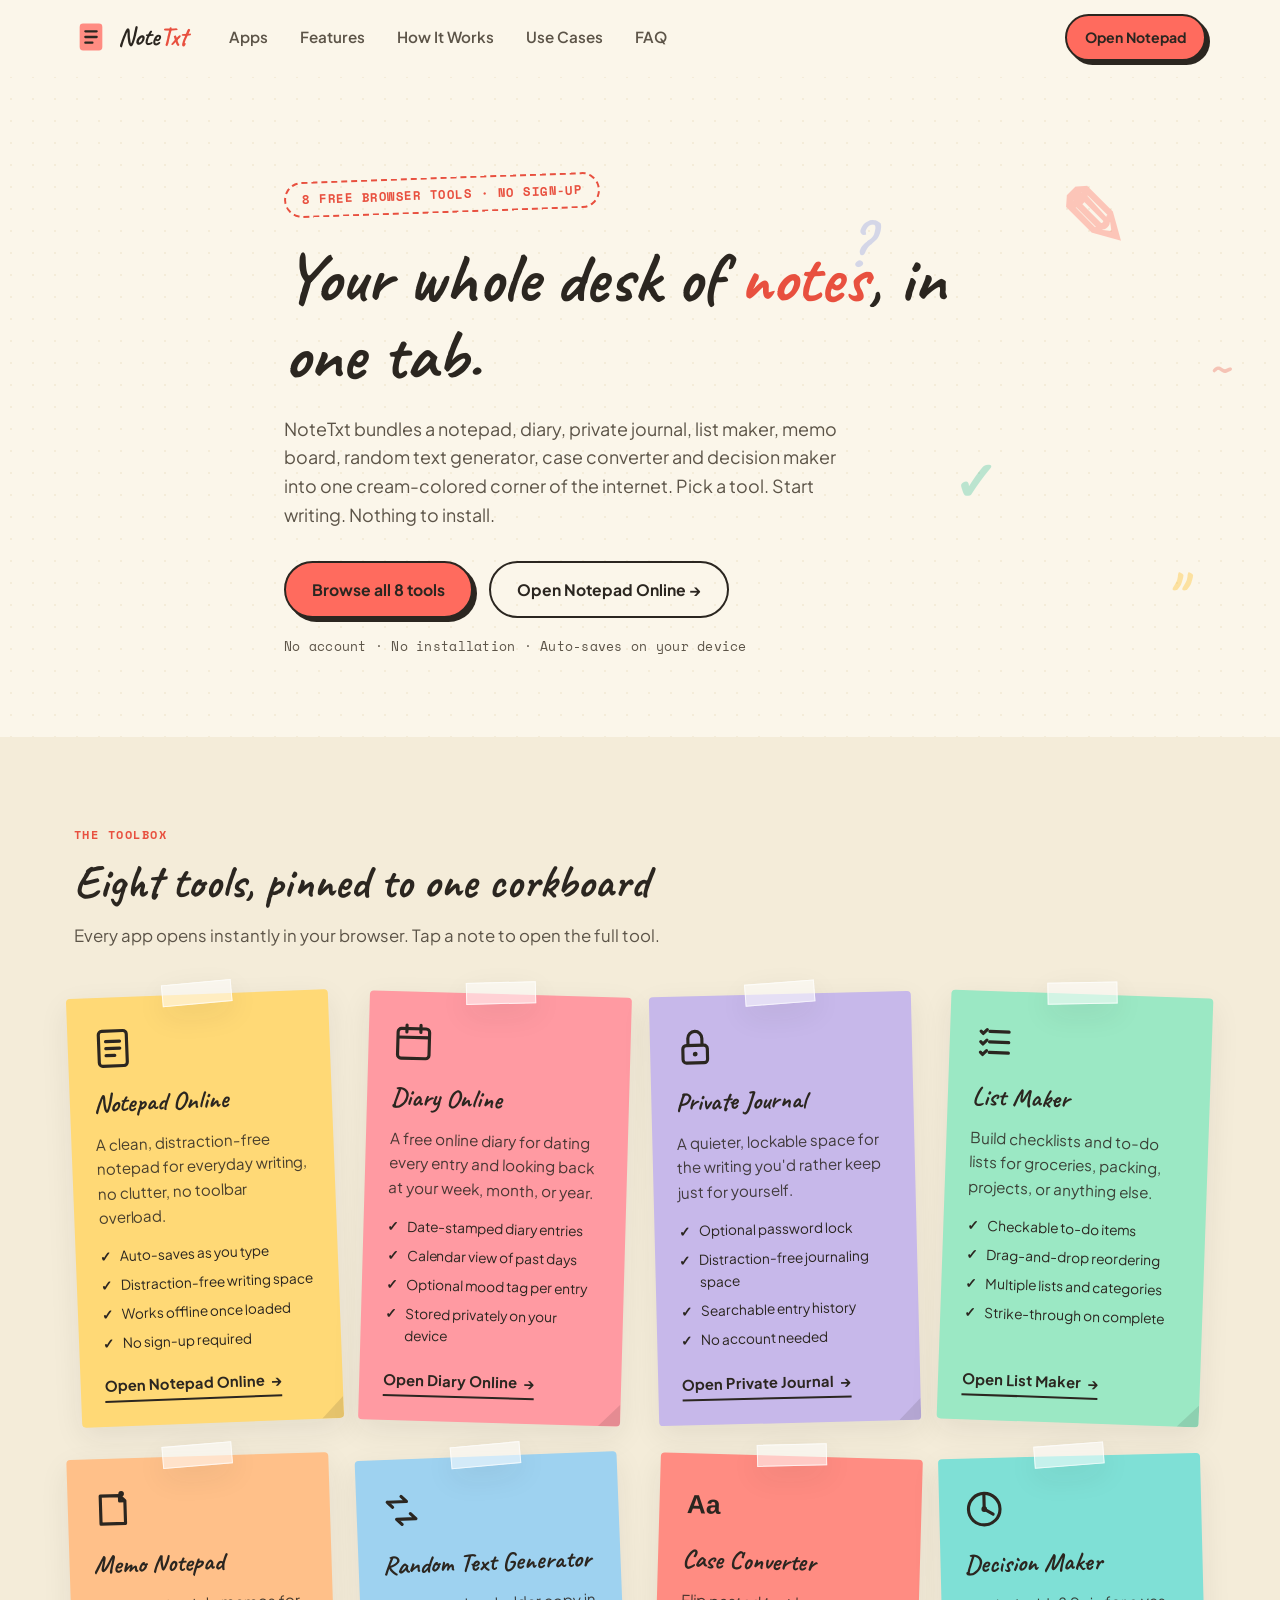
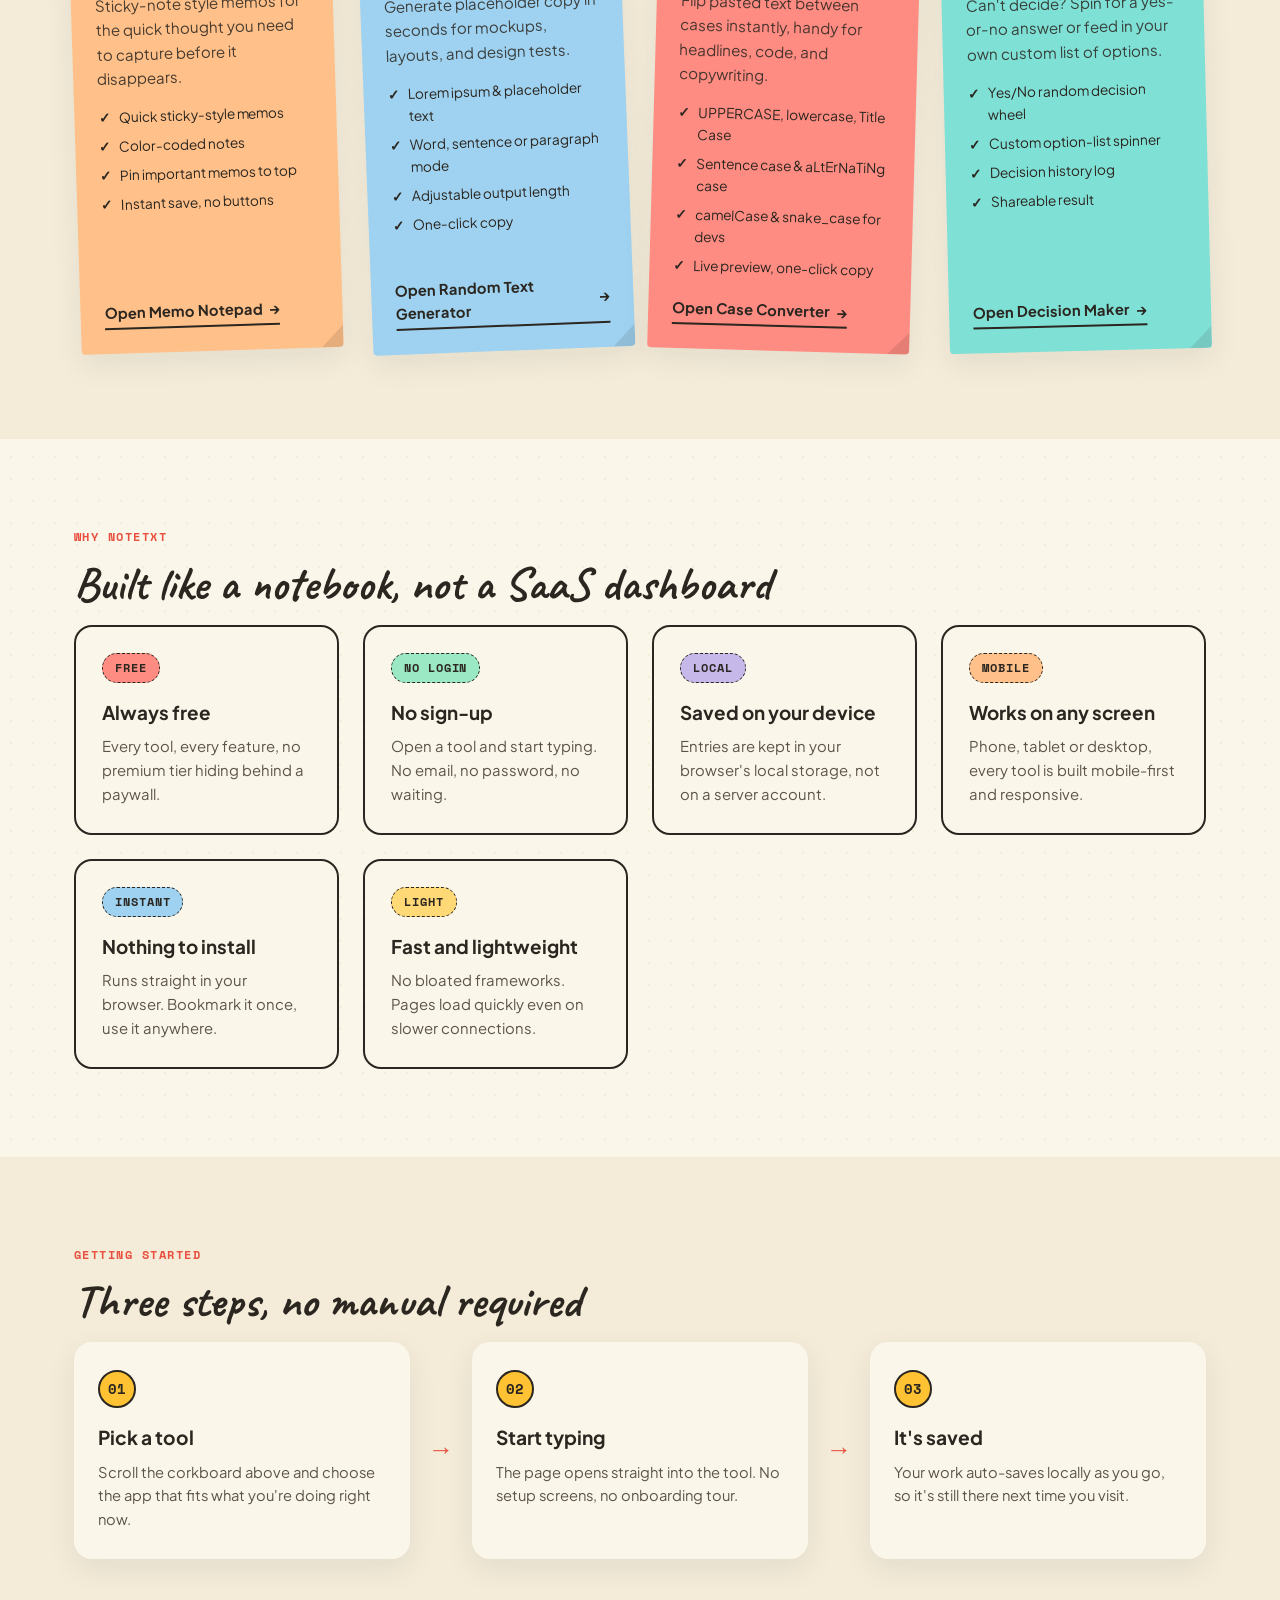
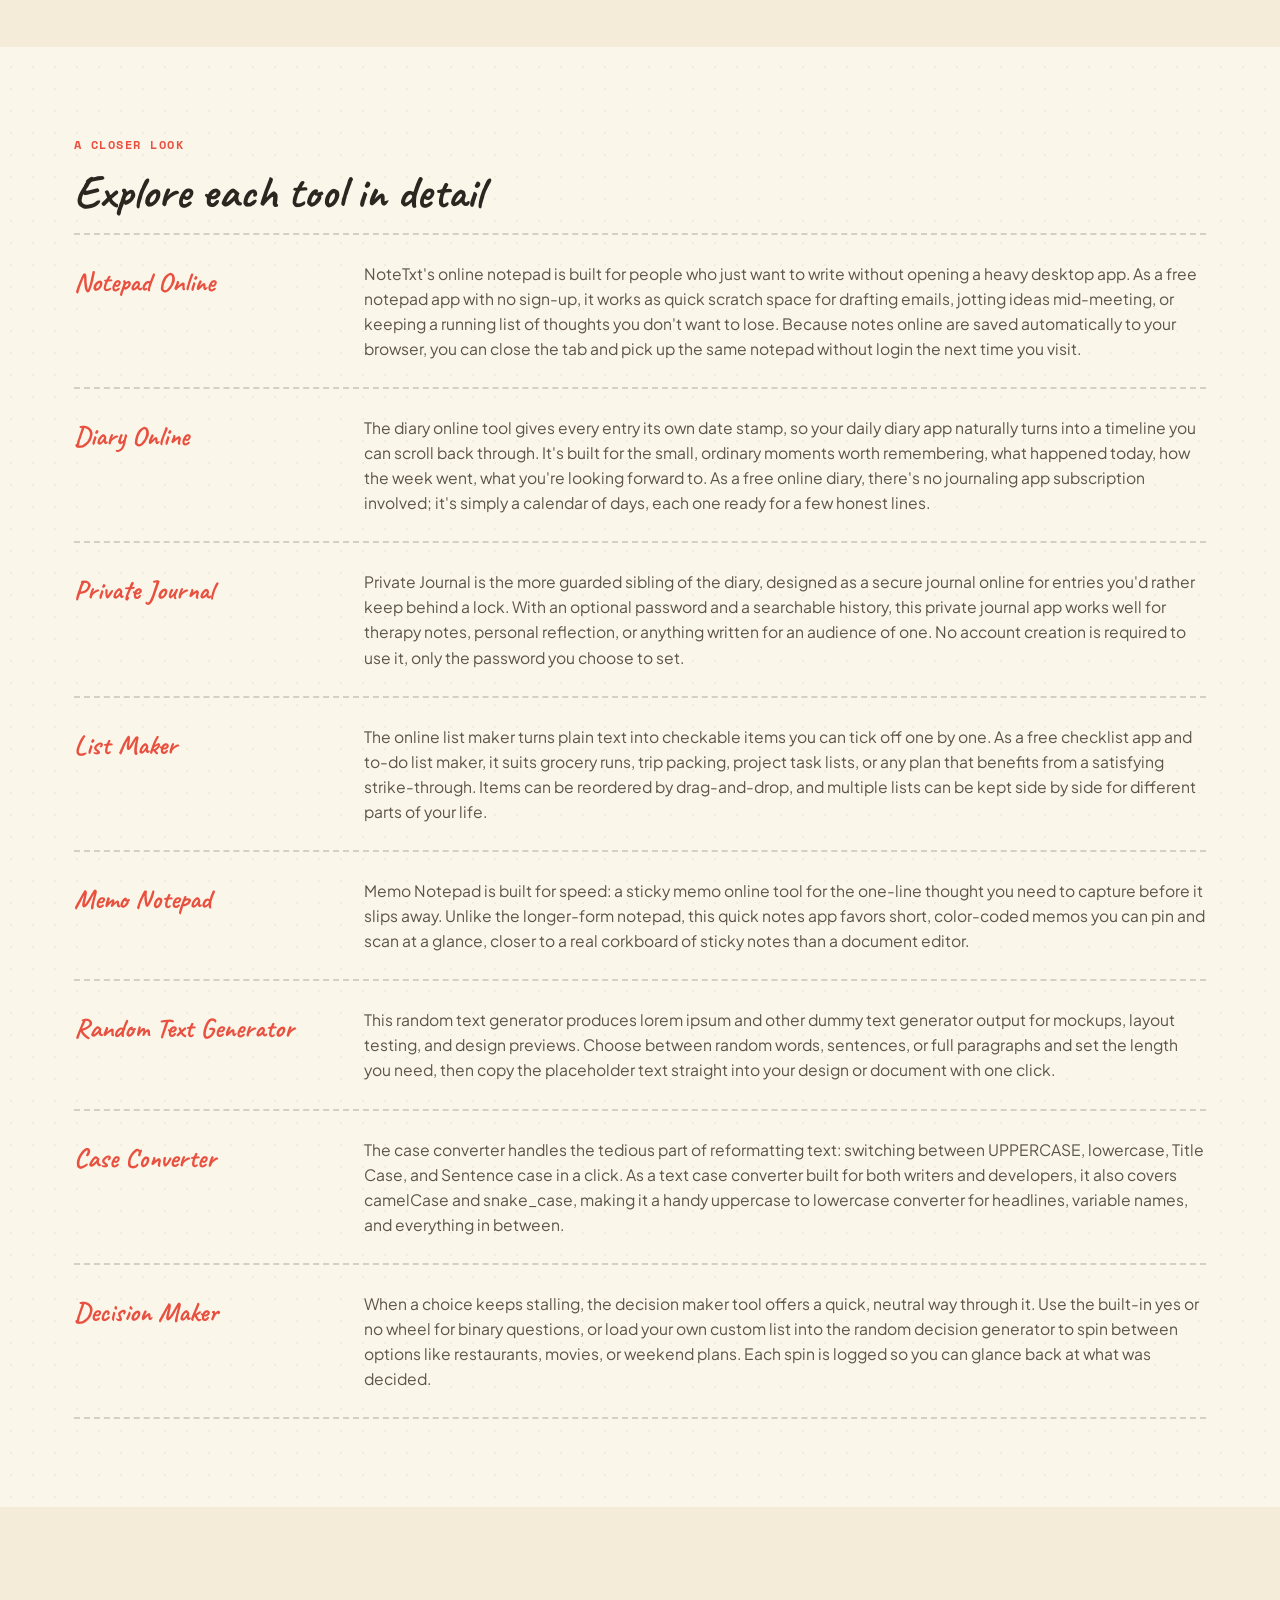
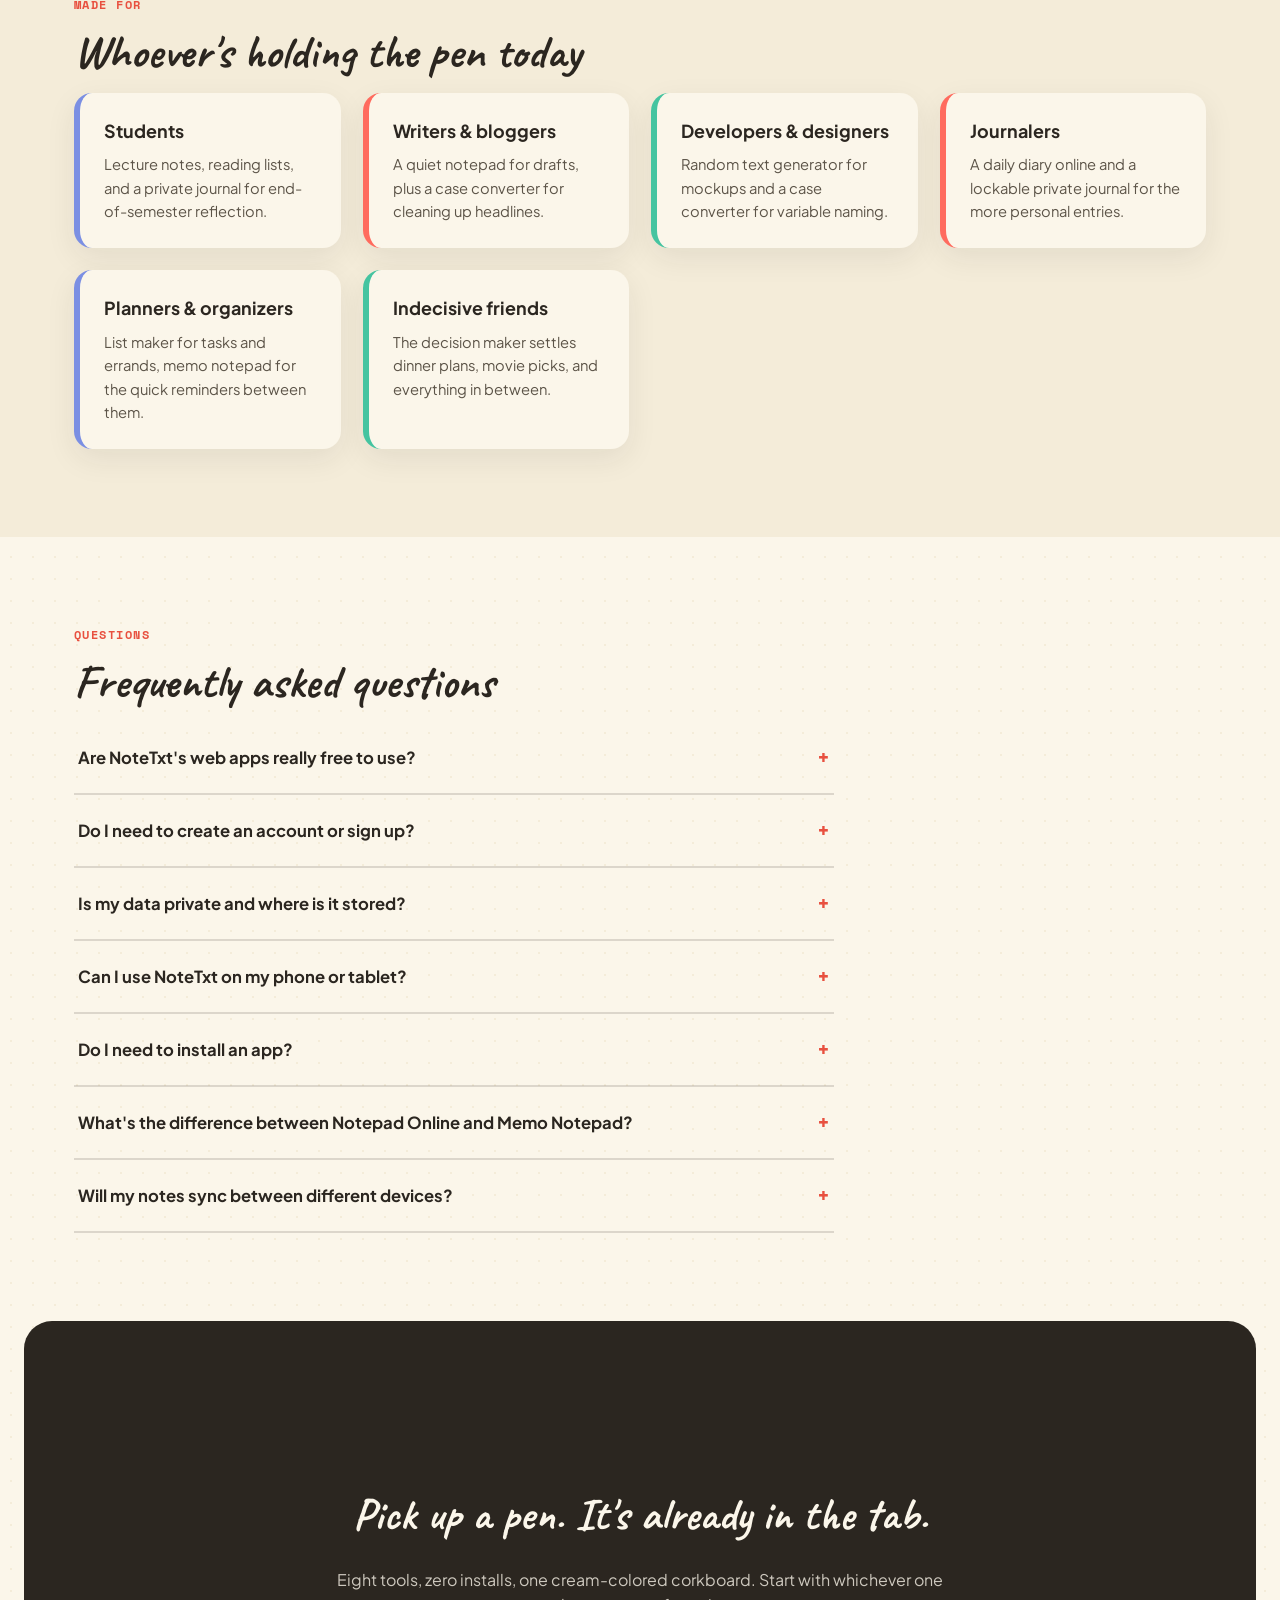
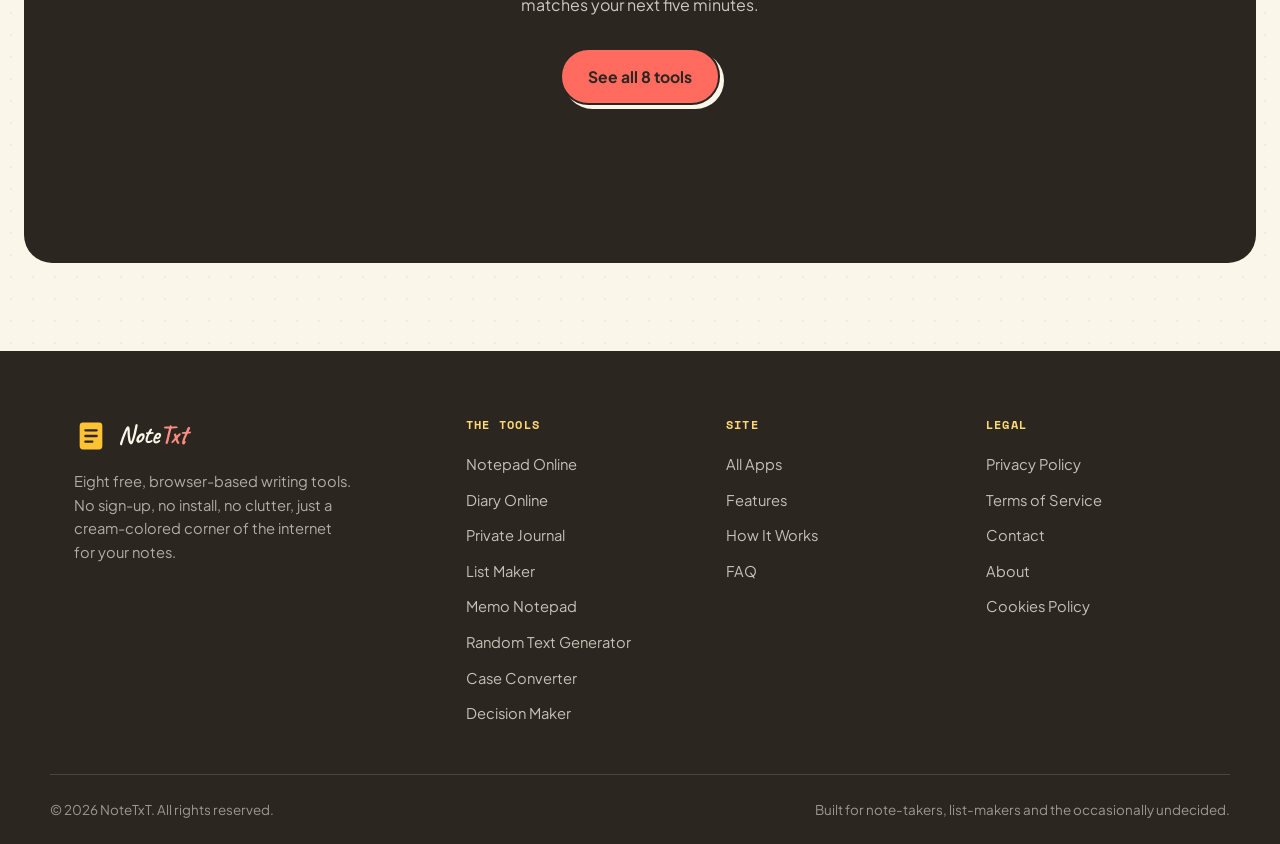
<file: index.html>
<!DOCTYPE html>
<html lang="en">
<head>
<meta charset="UTF-8">
<meta name="viewport" content="width=device-width, initial-scale=1.0, viewport-fit=cover">
<title>NoteTxt – Free Online Notepad, Diary, Journal & List Maker</title>
<meta name="description" content="NoteTxt is a free collection of 8 browser-based writing tools: online notepad, diary, private journal, list maker, memo notepad, random text generator, case converter and decision maker. No sign-up, no install.">
<meta name="keywords" content="online notepad, diary online, private journal, list maker, memo notepad, random text generator, case converter, decision maker, free notepad app, notes online no sign up">
<meta name="author" content="NoteTxt">
<meta name="robots" content="index, follow, max-image-preview:large">
<link rel="canonical" href="https://notetxt.github.io/">
<meta name="theme-color" content="#FBF6EA">

<!-- Open Graph -->
<meta property="og:type" content="website">
<meta property="og:url" content="https://notetxt.github.io/">
<meta property="og:title" content="NoteTxt – Free Online Notepad, Diary, Journal & List Maker">
<meta property="og:description" content="8 free browser-based writing tools in one place: notepad, diary, journal, list maker, memo notepad, random text generator, case converter and decision maker. No sign-up needed.">
<meta property="og:image" content="https://notetxt.github.io/og-image.png">
<meta property="og:site_name" content="NoteTxt">

<!-- Twitter -->
<meta name="twitter:card" content="summary_large_image">
<meta name="twitter:title" content="NoteTxt – Free Online Notepad, Diary, Journal & List Maker">
<meta name="twitter:description" content="8 free browser-based writing tools: notepad, diary, journal, list maker, memo notepad, random text generator, case converter and decision maker.">
<meta name="twitter:image" content="https://notetxt.github.io/og-image.png">

<!-- Favicon -->
<link rel="icon" href="data:image/svg+xml,%3Csvg xmlns='http://www.w3.org/2000/svg' viewBox='0 0 100 100'%3E%3Crect width='100' height='100' rx='20' fill='%23FF8C82'/%3E%3Crect x='25' y='18' width='50' height='64' rx='4' fill='%23FBF6EA'/%3E%3Cline x1='34' y1='34' x2='66' y2='34' stroke='%232B2620' stroke-width='4' stroke-linecap='round'/%3E%3Cline x1='34' y1='46' x2='66' y2='46' stroke='%232B2620' stroke-width='4' stroke-linecap='round'/%3E%3Cline x1='34' y1='58' x2='54' y2='58' stroke='%232B2620' stroke-width='4' stroke-linecap='round'/%3E%3C/svg%3E">

<!-- Fonts -->
<link rel="preconnect" href="https://fonts.googleapis.com">
<link rel="preconnect" href="https://fonts.gstatic.com" crossorigin>
<link href="https://fonts.googleapis.com/css2?family=Caveat:wght@600;700&family=Plus+Jakarta+Sans:wght@400;500;600;700;800&family=Space+Mono:wght@400;700&display=swap" rel="stylesheet">

<link rel="stylesheet" href="/css/style.css">

<!-- Schema: WebSite -->
<script type="application/ld+json">
{
  "@context": "https://schema.org",
  "@type": "WebSite",
  "name": "NoteTxt",
  "alternateName": "NoteTxt - Online Notepad & Writing Tools",
  "url": "https://notetxt.github.io/",
  "description": "A free collection of browser-based writing and productivity tools: online notepad, diary, private journal, list maker, memo notepad, random text generator, case converter and decision maker."
}
</script>

<!-- Schema: BreadcrumbList -->
<script type="application/ld+json">
{
  "@context": "https://schema.org",
  "@type": "BreadcrumbList",
  "itemListElement": [
    { "@type": "ListItem", "position": 1, "name": "Home", "item": "https://notetxt.github.io/" }
  ]
}
</script>

<!-- Schema: ItemList of WebApplications -->
<script type="application/ld+json">
{
  "@context": "https://schema.org",
  "@type": "ItemList",
  "itemListElement": [
    {
      "@type": "ListItem", "position": 1,
      "item": {
        "@type": "WebApplication", "name": "Notepad Online",
        "url": "https://notetxt.github.io/notepad-online",
        "applicationCategory": "UtilitiesApplication", "operatingSystem": "Any",
        "offers": { "@type": "Offer", "price": "0", "priceCurrency": "USD" },
        "description": "A distraction-free online notepad that auto-saves as you type. No sign-up required."
      }
    },
    {
      "@type": "ListItem", "position": 2,
      "item": {
        "@type": "WebApplication", "name": "Diary Online",
        "url": "https://notetxt.github.io/diary-online",
        "applicationCategory": "LifestyleApplication", "operatingSystem": "Any",
        "offers": { "@type": "Offer", "price": "0", "priceCurrency": "USD" },
        "description": "A free online diary with date-stamped entries and a calendar view of your day-to-day writing."
      }
    },
    {
      "@type": "ListItem", "position": 3,
      "item": {
        "@type": "WebApplication", "name": "Private Journal",
        "url": "https://notetxt.github.io/private-journal",
        "applicationCategory": "LifestyleApplication", "operatingSystem": "Any",
        "offers": { "@type": "Offer", "price": "0", "priceCurrency": "USD" },
        "description": "A private journal app with optional password lock for reflective, distraction-free writing."
      }
    },
    {
      "@type": "ListItem", "position": 4,
      "item": {
        "@type": "WebApplication", "name": "List Maker",
        "url": "https://notetxt.github.io/list-maker",
        "applicationCategory": "ProductivityApplication", "operatingSystem": "Any",
        "offers": { "@type": "Offer", "price": "0", "priceCurrency": "USD" },
        "description": "An online list and checklist maker with drag-and-drop reordering and multiple categories."
      }
    },
    {
      "@type": "ListItem", "position": 5,
      "item": {
        "@type": "WebApplication", "name": "Memo Notepad",
        "url": "https://notetxt.github.io/memo-notepad",
        "applicationCategory": "ProductivityApplication", "operatingSystem": "Any",
        "offers": { "@type": "Offer", "price": "0", "priceCurrency": "USD" },
        "description": "Quick, color-coded sticky memos for jotting down short notes instantly."
      }
    },
    {
      "@type": "ListItem", "position": 6,
      "item": {
        "@type": "WebApplication", "name": "Random Text Generator",
        "url": "https://notetxt.github.io/random-text-generator",
        "applicationCategory": "UtilitiesApplication", "operatingSystem": "Any",
        "offers": { "@type": "Offer", "price": "0", "priceCurrency": "USD" },
        "description": "Generate lorem ipsum or random words, sentences and paragraphs of placeholder text."
      }
    },
    {
      "@type": "ListItem", "position": 7,
      "item": {
        "@type": "WebApplication", "name": "Case Converter",
        "url": "https://notetxt.github.io/case-converter",
        "applicationCategory": "UtilitiesApplication", "operatingSystem": "Any",
        "offers": { "@type": "Offer", "price": "0", "priceCurrency": "USD" },
        "description": "Convert text between UPPERCASE, lowercase, Title Case, Sentence case, camelCase and Snake_case instantly."
      }
    },
    {
      "@type": "ListItem", "position": 8,
      "item": {
        "@type": "WebApplication", "name": "Decision Maker",
        "url": "https://notetxt.github.io/decision-maker",
        "applicationCategory": "LifestyleApplication", "operatingSystem": "Any",
        "offers": { "@type": "Offer", "price": "0", "priceCurrency": "USD" },
        "description": "A random decision-making wheel for yes-or-no questions or custom lists of options."
      }
    }
  ]
}
</script>

<!-- Schema: FAQPage -->
<script type="application/ld+json">
{
  "@context": "https://schema.org",
  "@type": "FAQPage",
  "mainEntity": [
    {
      "@type": "Question", "name": "Are NoteTxt's web apps really free to use?",
      "acceptedAnswer": { "@type": "Answer", "text": "Yes. Every tool on NoteTxt, including the notepad, diary, journal, list maker, memo notepad, random text generator, case converter and decision maker, is completely free with no hidden charges." }
    },
    {
      "@type": "Question", "name": "Do I need to create an account or sign up?",
      "acceptedAnswer": { "@type": "Answer", "text": "No. None of the NoteTxt apps require an account, email address or sign-up. Just open a tool and start using it right away." }
    },
    {
      "@type": "Question", "name": "Is my data private and where is it stored?",
      "acceptedAnswer": { "@type": "Answer", "text": "Your notes, diary entries and lists are saved locally in your own browser rather than on a remote account, so they stay on the device you're using." }
    },
    {
      "@type": "Question", "name": "Can I use NoteTxt on my phone or tablet?",
      "acceptedAnswer": { "@type": "Answer", "text": "Yes. Every NoteTxt tool is built to be mobile-friendly and works smoothly on phones, tablets and desktop browsers." }
    },
    {
      "@type": "Question", "name": "Do I need to install an app?",
      "acceptedAnswer": { "@type": "Answer", "text": "No installation is needed. NoteTxt tools run directly in your web browser, so there's nothing to download." }
    },
    {
      "@type": "Question", "name": "What's the difference between Notepad Online and Memo Notepad?",
      "acceptedAnswer": { "@type": "Answer", "text": "Notepad Online is built for longer, free-form writing, while Memo Notepad is designed for short, quick, color-coded notes you want to jot down and glance at later." }
    },
    {
      "@type": "Question", "name": "Will my notes sync between different devices?",
      "acceptedAnswer": { "@type": "Answer", "text": "Since entries are stored locally in your browser, they currently stay on the device and browser you created them in rather than syncing across devices." }
    }
  ]
}
</script>
</head>
<body>

<div id="site-header"></div>

<main id="top">

  <!-- ============ HERO ============ -->
  <section class="hero" aria-label="Introduction">
    <div class="hero-doodles" aria-hidden="true">
      <span class="doodle doodle-1">✎</span>
      <span class="doodle doodle-2">✓</span>
      <span class="doodle doodle-3">?</span>
      <span class="doodle doodle-4">"</span>
      <span class="doodle doodle-5">~</span>
    </div>
    <div class="container hero-inner">
      <p class="eyebrow eyebrow-stamp">8 Free Browser Tools · No Sign-Up</p>
      <h1 class="hero-title">Your whole desk of <span class="highlight">notes</span>, in one tab.</h1>
      <p class="hero-sub">NoteTxt bundles a notepad, diary, private journal, list maker, memo board, random text generator, case converter and decision maker into one cream-colored corner of the internet. Pick a tool. Start writing. Nothing to install.</p>
      <div class="hero-cta">
        <a href="#apps" class="btn btn-primary">Browse all 8 tools</a>
        <a href="notepad-online" class="btn btn-ghost">Open Notepad Online →</a>
      </div>
      <p class="hero-meta">No account · No installation · Auto-saves on your device</p>
    </div>
  </section>

  <!-- ============ APPS GRID ============ -->
  <section class="section apps" id="apps" aria-label="Our web applications">
    <div class="container">
      <p class="eyebrow">The Toolbox</p>
      <h2 class="section-title">Eight tools, pinned to one corkboard</h2>
      <p class="section-sub">Every app opens instantly in your browser. Tap a note to open the full tool.</p>

      <div class="board">
        <!-- Card 1 -->
        <article class="sticky sticky-yellow rot-1">
          <span class="tape" aria-hidden="true"></span>
          <div class="sticky-icon" aria-hidden="true">
            <svg viewBox="0 0 24 24" fill="none"><rect x="4" y="2" width="16" height="20" rx="2" stroke="currentColor" stroke-width="1.8"/><line x1="8" y1="8" x2="16" y2="8" stroke="currentColor" stroke-width="1.8" stroke-linecap="round"/><line x1="8" y1="12" x2="16" y2="12" stroke="currentColor" stroke-width="1.8" stroke-linecap="round"/><line x1="8" y1="16" x2="13" y2="16" stroke="currentColor" stroke-width="1.8" stroke-linecap="round"/></svg>
          </div>
          <h3>Notepad Online</h3>
          <p>A clean, distraction-free notepad for everyday writing, no clutter, no toolbar overload.</p>
          <ul class="sticky-features">
            <li>Auto-saves as you type</li>
            <li>Distraction-free writing space</li>
            <li>Works offline once loaded</li>
            <li>No sign-up required</li>
          </ul>
          <a href="notepad" class="sticky-link">Open Notepad Online <span aria-hidden="true">→</span></a>
        </article>

        <!-- Card 2 -->
        <article class="sticky sticky-pink rot-2">
          <span class="tape" aria-hidden="true"></span>
          <div class="sticky-icon" aria-hidden="true">
            <svg viewBox="0 0 24 24" fill="none"><rect x="3" y="4" width="18" height="17" rx="2" stroke="currentColor" stroke-width="1.8"/><line x1="3" y1="9" x2="21" y2="9" stroke="currentColor" stroke-width="1.8"/><line x1="8" y1="2" x2="8" y2="6" stroke="currentColor" stroke-width="1.8" stroke-linecap="round"/><line x1="16" y1="2" x2="16" y2="6" stroke="currentColor" stroke-width="1.8" stroke-linecap="round"/></svg>
          </div>
          <h3>Diary Online</h3>
          <p>A free online diary for dating every entry and looking back at your week, month, or year.</p>
          <ul class="sticky-features">
            <li>Date-stamped diary entries</li>
            <li>Calendar view of past days</li>
            <li>Optional mood tag per entry</li>
            <li>Stored privately on your device</li>
          </ul>
          <a href="diary" class="sticky-link">Open Diary Online <span aria-hidden="true">→</span></a>
        </article>

        <!-- Card 3 -->
        <article class="sticky sticky-lavender rot-3">
          <span class="tape" aria-hidden="true"></span>
          <div class="sticky-icon" aria-hidden="true">
            <svg viewBox="0 0 24 24" fill="none"><rect x="5" y="11" width="14" height="10" rx="2" stroke="currentColor" stroke-width="1.8"/><path d="M8 11V7a4 4 0 0 1 8 0v4" stroke="currentColor" stroke-width="1.8"/><circle cx="12" cy="16" r="1.4" fill="currentColor"/></svg>
          </div>
          <h3>Private Journal</h3>
          <p>A quieter, lockable space for the writing you'd rather keep just for yourself.</p>
          <ul class="sticky-features">
            <li>Optional password lock</li>
            <li>Distraction-free journaling space</li>
            <li>Searchable entry history</li>
            <li>No account needed</li>
          </ul>
          <a href="private-journal" class="sticky-link">Open Private Journal <span aria-hidden="true">→</span></a>
        </article>

        <!-- Card 4 -->
        <article class="sticky sticky-mint rot-4">
          <span class="tape" aria-hidden="true"></span>
          <div class="sticky-icon" aria-hidden="true">
            <svg viewBox="0 0 24 24" fill="none"><path d="M9 6h11M9 12h11M9 18h11" stroke="currentColor" stroke-width="1.8" stroke-linecap="round"/><path d="M4 6l1.3 1.3L7.5 5" stroke="currentColor" stroke-width="1.8" stroke-linecap="round" stroke-linejoin="round"/><path d="M4 12l1.3 1.3L7.5 11" stroke="currentColor" stroke-width="1.8" stroke-linecap="round" stroke-linejoin="round"/><path d="M4 18l1.3 1.3L7.5 17" stroke="currentColor" stroke-width="1.8" stroke-linecap="round" stroke-linejoin="round"/></svg>
          </div>
          <h3>List Maker</h3>
          <p>Build checklists and to-do lists for groceries, packing, projects, or anything else.</p>
          <ul class="sticky-features">
            <li>Checkable to-do items</li>
            <li>Drag-and-drop reordering</li>
            <li>Multiple lists and categories</li>
            <li>Strike-through on complete</li>
          </ul>
          <a href="list-maker" class="sticky-link">Open List Maker <span aria-hidden="true">→</span></a>
        </article>

        <!-- Card 5 -->
        <article class="sticky sticky-peach rot-5">
          <span class="tape" aria-hidden="true"></span>
          <div class="sticky-icon" aria-hidden="true">
            <svg viewBox="0 0 24 24" fill="none"><path d="M5 4h11l3 3v13H5V4z" stroke="currentColor" stroke-width="1.8" stroke-linejoin="round"/><path d="M16 4v3h3" stroke="currentColor" stroke-width="1.8" stroke-linejoin="round"/><circle cx="17" cy="3" r="1.6" fill="currentColor"/></svg>
          </div>
          <h3>Memo Notepad</h3>
          <p>Sticky-note style memos for the quick thought you need to capture before it disappears.</p>
          <ul class="sticky-features">
            <li>Quick sticky-style memos</li>
            <li>Color-coded notes</li>
            <li>Pin important memos to top</li>
            <li>Instant save, no buttons</li>
          </ul>
          <a href="memo-notepad" class="sticky-link">Open Memo Notepad <span aria-hidden="true">→</span></a>
        </article>

        <!-- Card 6 -->
        <article class="sticky sticky-sky rot-1">
          <span class="tape" aria-hidden="true"></span>
          <div class="sticky-icon" aria-hidden="true">
            <svg viewBox="0 0 24 24" fill="none"><path d="M4 7h11l-3-3M4 7l3 3" stroke="currentColor" stroke-width="1.8" stroke-linecap="round" stroke-linejoin="round"/><path d="M20 17H9l3 3M20 17l-3-3" stroke="currentColor" stroke-width="1.8" stroke-linecap="round" stroke-linejoin="round"/></svg>
          </div>
          <h3>Random Text Generator</h3>
          <p>Generate placeholder copy in seconds for mockups, layouts, and design tests.</p>
          <ul class="sticky-features">
            <li>Lorem ipsum &amp; placeholder text</li>
            <li>Word, sentence or paragraph mode</li>
            <li>Adjustable output length</li>
            <li>One-click copy</li>
          </ul>
          <a href="random-text-generator" class="sticky-link">Open Random Text Generator <span aria-hidden="true">→</span></a>
        </article>

        <!-- Card 7 -->
        <article class="sticky sticky-coral rot-2">
          <span class="tape" aria-hidden="true"></span>
          <div class="sticky-icon" aria-hidden="true">
            <svg viewBox="0 0 24 24" fill="none"><text x="2" y="17" font-size="15" font-weight="700" fill="currentColor" font-family="sans-serif">Aa</text></svg>
          </div>
          <h3>Case Converter</h3>
          <p>Flip pasted text between cases instantly, handy for headlines, code, and copywriting.</p>
          <ul class="sticky-features">
            <li>UPPERCASE, lowercase, Title Case</li>
            <li>Sentence case &amp; aLtErNaTiNg case</li>
            <li>camelCase &amp; snake_case for devs</li>
            <li>Live preview, one-click copy</li>
          </ul>
          <a href="case-converter" class="sticky-link">Open Case Converter <span aria-hidden="true">→</span></a>
        </article>

        <!-- Card 8 -->
        <article class="sticky sticky-turquoise rot-3">
          <span class="tape" aria-hidden="true"></span>
          <div class="sticky-icon" aria-hidden="true">
            <svg viewBox="0 0 24 24" fill="none"><circle cx="12" cy="12" r="9" stroke="currentColor" stroke-width="1.8"/><line x1="12" y1="12" x2="12" y2="4" stroke="currentColor" stroke-width="1.8" stroke-linecap="round"/><line x1="12" y1="12" x2="17" y2="15" stroke="currentColor" stroke-width="1.8" stroke-linecap="round"/><circle cx="12" cy="12" r="1.6" fill="currentColor"/></svg>
          </div>
          <h3>Decision Maker</h3>
          <p>Can't decide? Spin for a yes-or-no answer or feed in your own custom list of options.</p>
          <ul class="sticky-features">
            <li>Yes/No random decision wheel</li>
            <li>Custom option-list spinner</li>
            <li>Decision history log</li>
            <li>Shareable result</li>
          </ul>
          <a href="decision-maker" class="sticky-link">Open Decision Maker <span aria-hidden="true">→</span></a>
        </article>
      </div>
    </div>
  </section>

  <!-- ============ FEATURES ============ -->
  <section class="section features" id="features" aria-label="Why use NoteTxt">
    <div class="container">
      <p class="eyebrow">Why NoteTxt</p>
      <h2 class="section-title">Built like a notebook, not a SaaS dashboard</h2>
      <div class="feature-grid">
        <div class="feature-card">
          <div class="feature-stamp stamp-coral">FREE</div>
          <h3>Always free</h3>
          <p>Every tool, every feature, no premium tier hiding behind a paywall.</p>
        </div>
        <div class="feature-card">
          <div class="feature-stamp stamp-mint">NO LOGIN</div>
          <h3>No sign-up</h3>
          <p>Open a tool and start typing. No email, no password, no waiting.</p>
        </div>
        <div class="feature-card">
          <div class="feature-stamp stamp-lavender">LOCAL</div>
          <h3>Saved on your device</h3>
          <p>Entries are kept in your browser's local storage, not on a server account.</p>
        </div>
        <div class="feature-card">
          <div class="feature-stamp stamp-peach">MOBILE</div>
          <h3>Works on any screen</h3>
          <p>Phone, tablet or desktop, every tool is built mobile-first and responsive.</p>
        </div>
        <div class="feature-card">
          <div class="feature-stamp stamp-sky">INSTANT</div>
          <h3>Nothing to install</h3>
          <p>Runs straight in your browser. Bookmark it once, use it anywhere.</p>
        </div>
        <div class="feature-card">
          <div class="feature-stamp stamp-yellow">LIGHT</div>
          <h3>Fast and lightweight</h3>
          <p>No bloated frameworks. Pages load quickly even on slower connections.</p>
        </div>
      </div>
    </div>
  </section>

  <!-- ============ HOW IT WORKS ============ -->
  <section class="section how" id="how-it-works" aria-label="How it works">
    <div class="container">
      <p class="eyebrow">Getting Started</p>
      <h2 class="section-title">Three steps, no manual required</h2>
      <div class="steps">
        <div class="step">
          <span class="step-num">01</span>
          <h3>Pick a tool</h3>
          <p>Scroll the corkboard above and choose the app that fits what you're doing right now.</p>
        </div>
        <div class="step-arrow" aria-hidden="true">→</div>
        <div class="step">
          <span class="step-num">02</span>
          <h3>Start typing</h3>
          <p>The page opens straight into the tool. No setup screens, no onboarding tour.</p>
        </div>
        <div class="step-arrow" aria-hidden="true">→</div>
        <div class="step">
          <span class="step-num">03</span>
          <h3>It's saved</h3>
          <p>Your work auto-saves locally as you go, so it's still there next time you visit.</p>
        </div>
      </div>
    </div>
  </section>

  <!-- ============ TOOLS IN DETAIL (SEO content) ============ -->
  <section class="section detail" id="tools-detail" aria-label="Detailed tool descriptions">
    <div class="container">
      <p class="eyebrow">A Closer Look</p>
      <h2 class="section-title">Explore each tool in detail</h2>

      <div class="detail-row">
        <h3>Notepad Online</h3>
        <p>NoteTxt's online notepad is built for people who just want to write without opening a heavy desktop app. As a free notepad app with no sign-up, it works as quick scratch space for drafting emails, jotting ideas mid-meeting, or keeping a running list of thoughts you don't want to lose. Because notes online are saved automatically to your browser, you can close the tab and pick up the same notepad without login the next time you visit.</p>
      </div>
      <div class="detail-row">
        <h3>Diary Online</h3>
        <p>The diary online tool gives every entry its own date stamp, so your daily diary app naturally turns into a timeline you can scroll back through. It's built for the small, ordinary moments worth remembering, what happened today, how the week went, what you're looking forward to. As a free online diary, there's no journaling app subscription involved; it's simply a calendar of days, each one ready for a few honest lines.</p>
      </div>
      <div class="detail-row">
        <h3>Private Journal</h3>
        <p>Private Journal is the more guarded sibling of the diary, designed as a secure journal online for entries you'd rather keep behind a lock. With an optional password and a searchable history, this private journal app works well for therapy notes, personal reflection, or anything written for an audience of one. No account creation is required to use it, only the password you choose to set.</p>
      </div>
      <div class="detail-row">
        <h3>List Maker</h3>
        <p>The online list maker turns plain text into checkable items you can tick off one by one. As a free checklist app and to-do list maker, it suits grocery runs, trip packing, project task lists, or any plan that benefits from a satisfying strike-through. Items can be reordered by drag-and-drop, and multiple lists can be kept side by side for different parts of your life.</p>
      </div>
      <div class="detail-row">
        <h3>Memo Notepad</h3>
        <p>Memo Notepad is built for speed: a sticky memo online tool for the one-line thought you need to capture before it slips away. Unlike the longer-form notepad, this quick notes app favors short, color-coded memos you can pin and scan at a glance, closer to a real corkboard of sticky notes than a document editor.</p>
      </div>
      <div class="detail-row">
        <h3>Random Text Generator</h3>
        <p>This random text generator produces lorem ipsum and other dummy text generator output for mockups, layout testing, and design previews. Choose between random words, sentences, or full paragraphs and set the length you need, then copy the placeholder text straight into your design or document with one click.</p>
      </div>
      <div class="detail-row">
        <h3>Case Converter</h3>
        <p>The case converter handles the tedious part of reformatting text: switching between UPPERCASE, lowercase, Title Case, and Sentence case in a click. As a text case converter built for both writers and developers, it also covers camelCase and snake_case, making it a handy uppercase to lowercase converter for headlines, variable names, and everything in between.</p>
      </div>
      <div class="detail-row">
        <h3>Decision Maker</h3>
        <p>When a choice keeps stalling, the decision maker tool offers a quick, neutral way through it. Use the built-in yes or no wheel for binary questions, or load your own custom list into the random decision generator to spin between options like restaurants, movies, or weekend plans. Each spin is logged so you can glance back at what was decided.</p>
      </div>
    </div>
  </section>

  <!-- ============ USE CASES ============ -->
  <section class="section use-cases" id="use-cases" aria-label="Who uses NoteTxt">
    <div class="container">
      <p class="eyebrow">Made For</p>
      <h2 class="section-title">Whoever's holding the pen today</h2>
      <div class="case-grid">
        <div class="case-card">
          <h3>Students</h3>
          <p>Lecture notes, reading lists, and a private journal for end-of-semester reflection.</p>
        </div>
        <div class="case-card">
          <h3>Writers &amp; bloggers</h3>
          <p>A quiet notepad for drafts, plus a case converter for cleaning up headlines.</p>
        </div>
        <div class="case-card">
          <h3>Developers &amp; designers</h3>
          <p>Random text generator for mockups and a case converter for variable naming.</p>
        </div>
        <div class="case-card">
          <h3>Journalers</h3>
          <p>A daily diary online and a lockable private journal for the more personal entries.</p>
        </div>
        <div class="case-card">
          <h3>Planners &amp; organizers</h3>
          <p>List maker for tasks and errands, memo notepad for the quick reminders between them.</p>
        </div>
        <div class="case-card">
          <h3>Indecisive friends</h3>
          <p>The decision maker settles dinner plans, movie picks, and everything in between.</p>
        </div>
      </div>
    </div>
  </section>

  <!-- ============ FAQ ============ -->
  <section class="section faq" id="faq" aria-label="Frequently asked questions">
    <div class="container">
      <p class="eyebrow">Questions</p>
      <h2 class="section-title">Frequently asked questions</h2>
      <div class="faq-list">

        <div class="faq-item">
          <button class="faq-q" aria-expanded="false">
            Are NoteTxt's web apps really free to use?
            <span class="faq-toggle" aria-hidden="true">+</span>
          </button>
          <div class="faq-a"><p>Yes. Every tool on NoteTxt, including the notepad, diary, journal, list maker, memo notepad, random text generator, case converter and decision maker, is completely free with no hidden charges.</p></div>
        </div>

        <div class="faq-item">
          <button class="faq-q" aria-expanded="false">
            Do I need to create an account or sign up?
            <span class="faq-toggle" aria-hidden="true">+</span>
          </button>
          <div class="faq-a"><p>No. None of the NoteTxt apps require an account, email address or sign-up. Just open a tool and start using it right away.</p></div>
        </div>

        <div class="faq-item">
          <button class="faq-q" aria-expanded="false">
            Is my data private and where is it stored?
            <span class="faq-toggle" aria-hidden="true">+</span>
          </button>
          <div class="faq-a"><p>Your notes, diary entries and lists are saved locally in your own browser rather than on a remote account, so they stay on the device you're using.</p></div>
        </div>

        <div class="faq-item">
          <button class="faq-q" aria-expanded="false">
            Can I use NoteTxt on my phone or tablet?
            <span class="faq-toggle" aria-hidden="true">+</span>
          </button>
          <div class="faq-a"><p>Yes. Every NoteTxt tool is built to be mobile-friendly and works smoothly on phones, tablets and desktop browsers.</p></div>
        </div>

        <div class="faq-item">
          <button class="faq-q" aria-expanded="false">
            Do I need to install an app?
            <span class="faq-toggle" aria-hidden="true">+</span>
          </button>
          <div class="faq-a"><p>No installation is needed. NoteTxt tools run directly in your web browser, so there's nothing to download.</p></div>
        </div>

        <div class="faq-item">
          <button class="faq-q" aria-expanded="false">
            What's the difference between Notepad Online and Memo Notepad?
            <span class="faq-toggle" aria-hidden="true">+</span>
          </button>
          <div class="faq-a"><p>Notepad Online is built for longer, free-form writing, while Memo Notepad is designed for short, quick, color-coded notes you want to jot down and glance at later.</p></div>
        </div>

        <div class="faq-item">
          <button class="faq-q" aria-expanded="false">
            Will my notes sync between different devices?
            <span class="faq-toggle" aria-hidden="true">+</span>
          </button>
          <div class="faq-a"><p>Since entries are stored locally in your browser, they currently stay on the device and browser you created them in rather than syncing across devices.</p></div>
        </div>

      </div>
    </div>
  </section>

  <!-- ============ FINAL CTA ============ -->
  <section class="section cta" aria-label="Get started">
    <div class="container cta-inner">
      <h2>Pick up a pen. It's already in the tab.</h2>
      <p>Eight tools, zero installs, one cream-colored corkboard. Start with whichever one matches your next five minutes.</p>
      <a href="#apps" class="btn btn-primary">See all 8 tools</a>
    </div>
  </section>

</main>

<div id="site-footer"></div>

<script src="/js/header.js" defer></script>
<script src="/js/footer.js" defer></script>
<script src="/js/main.js" defer></script>
</body>
</html>
</file>
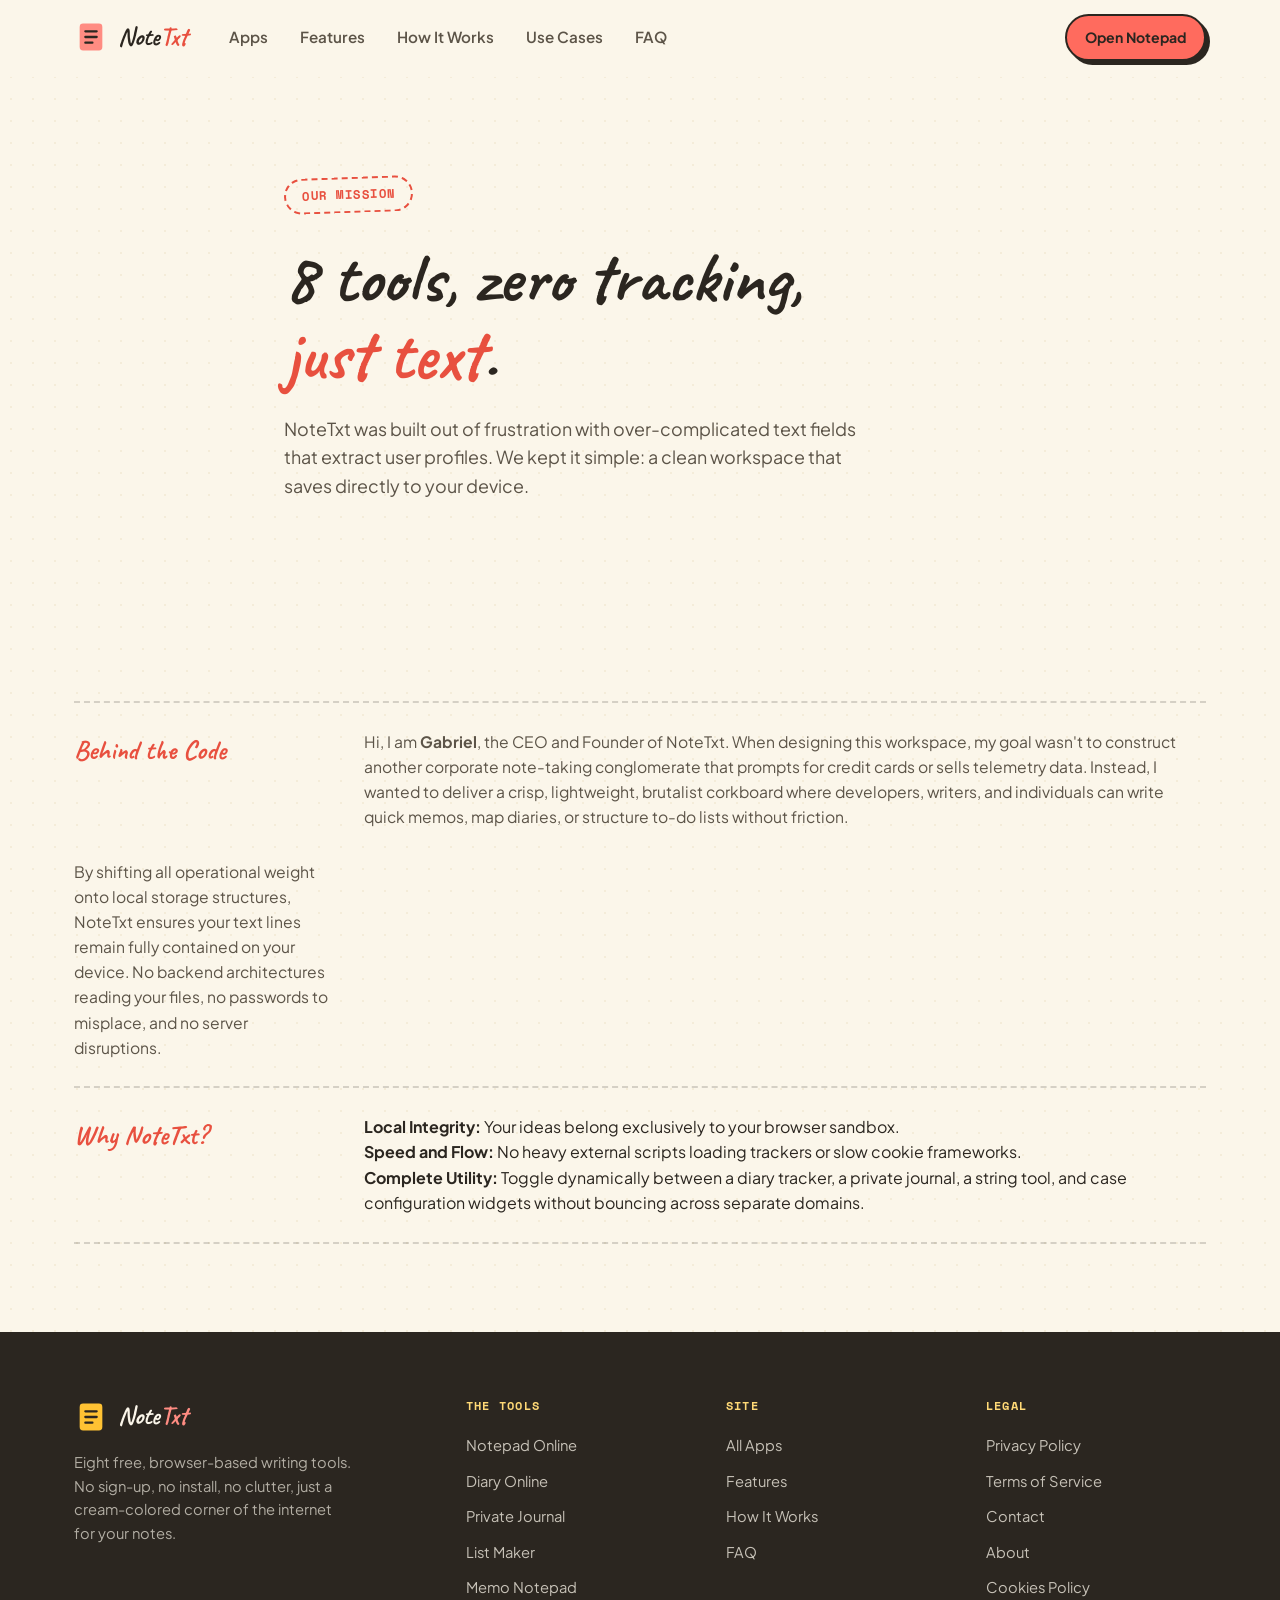
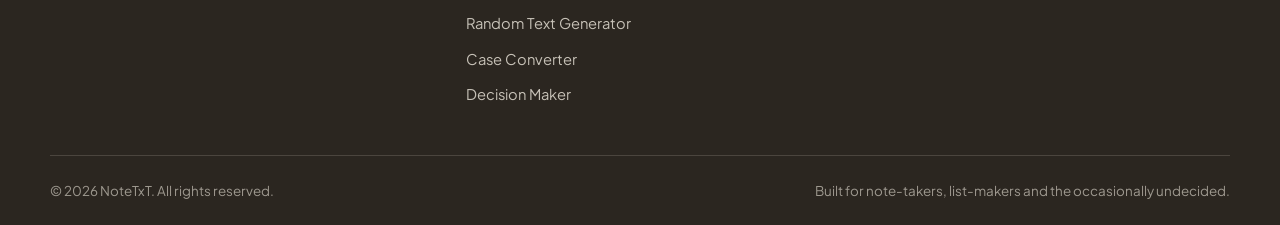
<file: about.html>
<!DOCTYPE html>
<html lang="en">
<head>
<meta charset="UTF-8">
<meta name="viewport" content="width=device-width, initial-scale=1.0, viewport-fit=cover">
<title>About Us – NoteTxt</title>
<meta name="description" content="Meet Gabriel, the Founder and CEO of NoteTxt. Learn about our vision for a privacy-first collection of 8 distraction-free browser utilities.">
<meta name="robots" content="index, follow">
<link rel="canonical" href="https://notetxt.github.io/about">
<meta name="theme-color" content="#FBF6EA">

<link rel="icon" href="data:image/svg+xml,%3Csvg xmlns='http://www.w3.org/2000/svg' viewBox='0 0 100 100'%3E%3Crect width='100' height='100' rx='20' fill='%23FF8C82'/%3E%3Crect x='25' y='18' width='50' height='64' rx='4' fill='%23FBF6EA'/%3E%3Cline x1='34' y1='34' x2='66' y2='34' stroke='%232B2620' stroke-width='4' stroke-linecap='round'/%3E%3Cline x1='34' y1='46' x2='66' y2='46' stroke='%232B2620' stroke-width='4' stroke-linecap='round'/%3E%3Cline x1='34' y1='58' x2='54' y2='58' stroke='%232B2620' stroke-width='4' stroke-linecap='round'/%3E%3C/svg%3E">

<link rel="preconnect" href="https://fonts.googleapis.com">
<link rel="preconnect" href="https://fonts.gstatic.com" crossorigin>
<link href="https://fonts.googleapis.com/css2?family=Caveat:wght=600;700&family=Plus+Jakarta+Sans:wght=400;500;600;700;800&family=Space+Mono:wght=400;700&display=swap" rel="stylesheet">

<link rel="stylesheet" href="/css/style.css">

<script type="application/ld+json">
{
  "@context": "https://schema.org",
  "@type": "AboutPage",
  "name": "About Us - NoteTxt",
  "url": "https://notetxt.github.io/about",
  "description": "Meet Gabriel, the Founder & CEO of NoteTxt, and discover why we built a zero-tracking, localized workspace of 8 browser utilities."
}
</script>

<script type="application/ld+json">
{
  "@context": "https://schema.org",
  "@type": "BreadcrumbList",
  "itemListElement": [
    { "@type": "ListItem", "position": 1, "name": "Home", "item": "https://notetxt.github.io/" },
    { "@type": "ListItem", "position": 2, "name": "About Us", "item": "https://notetxt.github.io/about" }
  ]
}
</script>
</head>
<body>

<div id="site-header"></div>

<main id="top">
  <section class="hero" aria-label="About Us Header">
    <div class="container hero-inner">
      <p class="eyebrow eyebrow-stamp">Our Mission</p>
      <h1 class="hero-title">8 tools, zero tracking, <span class="highlight">just text</span>.</h1>
      <p class="hero-sub">NoteTxt was built out of frustration with over-complicated text fields that extract user profiles. We kept it simple: a clean workspace that saves directly to your device.</p>
    </div>
  </section>

  <section class="section detail" id="our-story" aria-label="Founder Story">
    <div class="container">
      <div class="detail-row">
        <h3>Behind the Code</h3>
        <p>Hi, I am <strong>Gabriel</strong>, the CEO and Founder of NoteTxt. When designing this workspace, my goal wasn't to construct another corporate note-taking conglomerate that prompts for credit cards or sells telemetry data. Instead, I wanted to deliver a crisp, lightweight, brutalist corkboard where developers, writers, and individuals can write quick memos, map diaries, or structure to-do lists without friction.</p>
        <p>By shifting all operational weight onto local storage structures, NoteTxt ensures your text lines remain fully contained on your device. No backend architectures reading your files, no passwords to misplace, and no server disruptions.</p>
      </div>

      <div class="detail-row">
        <h3>Why NoteTxt?</h3>
        <ul>
          <li><strong>Local Integrity:</strong> Your ideas belong exclusively to your browser sandbox.</li>
          <li><strong>Speed and Flow:</strong> No heavy external scripts loading trackers or slow cookie frameworks.</li>
          <li><strong>Complete Utility:</strong> Toggle dynamically between a diary tracker, a private journal, a string tool, and case configuration widgets without bouncing across separate domains.</li>
        </ul>
      </div>
    </div>
  </section>
</main>

<div id="site-footer"></div>

<script src="/js/header.js" defer></script>
<script src="/js/footer.js" defer></script>
<script src="/js/main.js" defer></script>
</body>
</html>
</file>
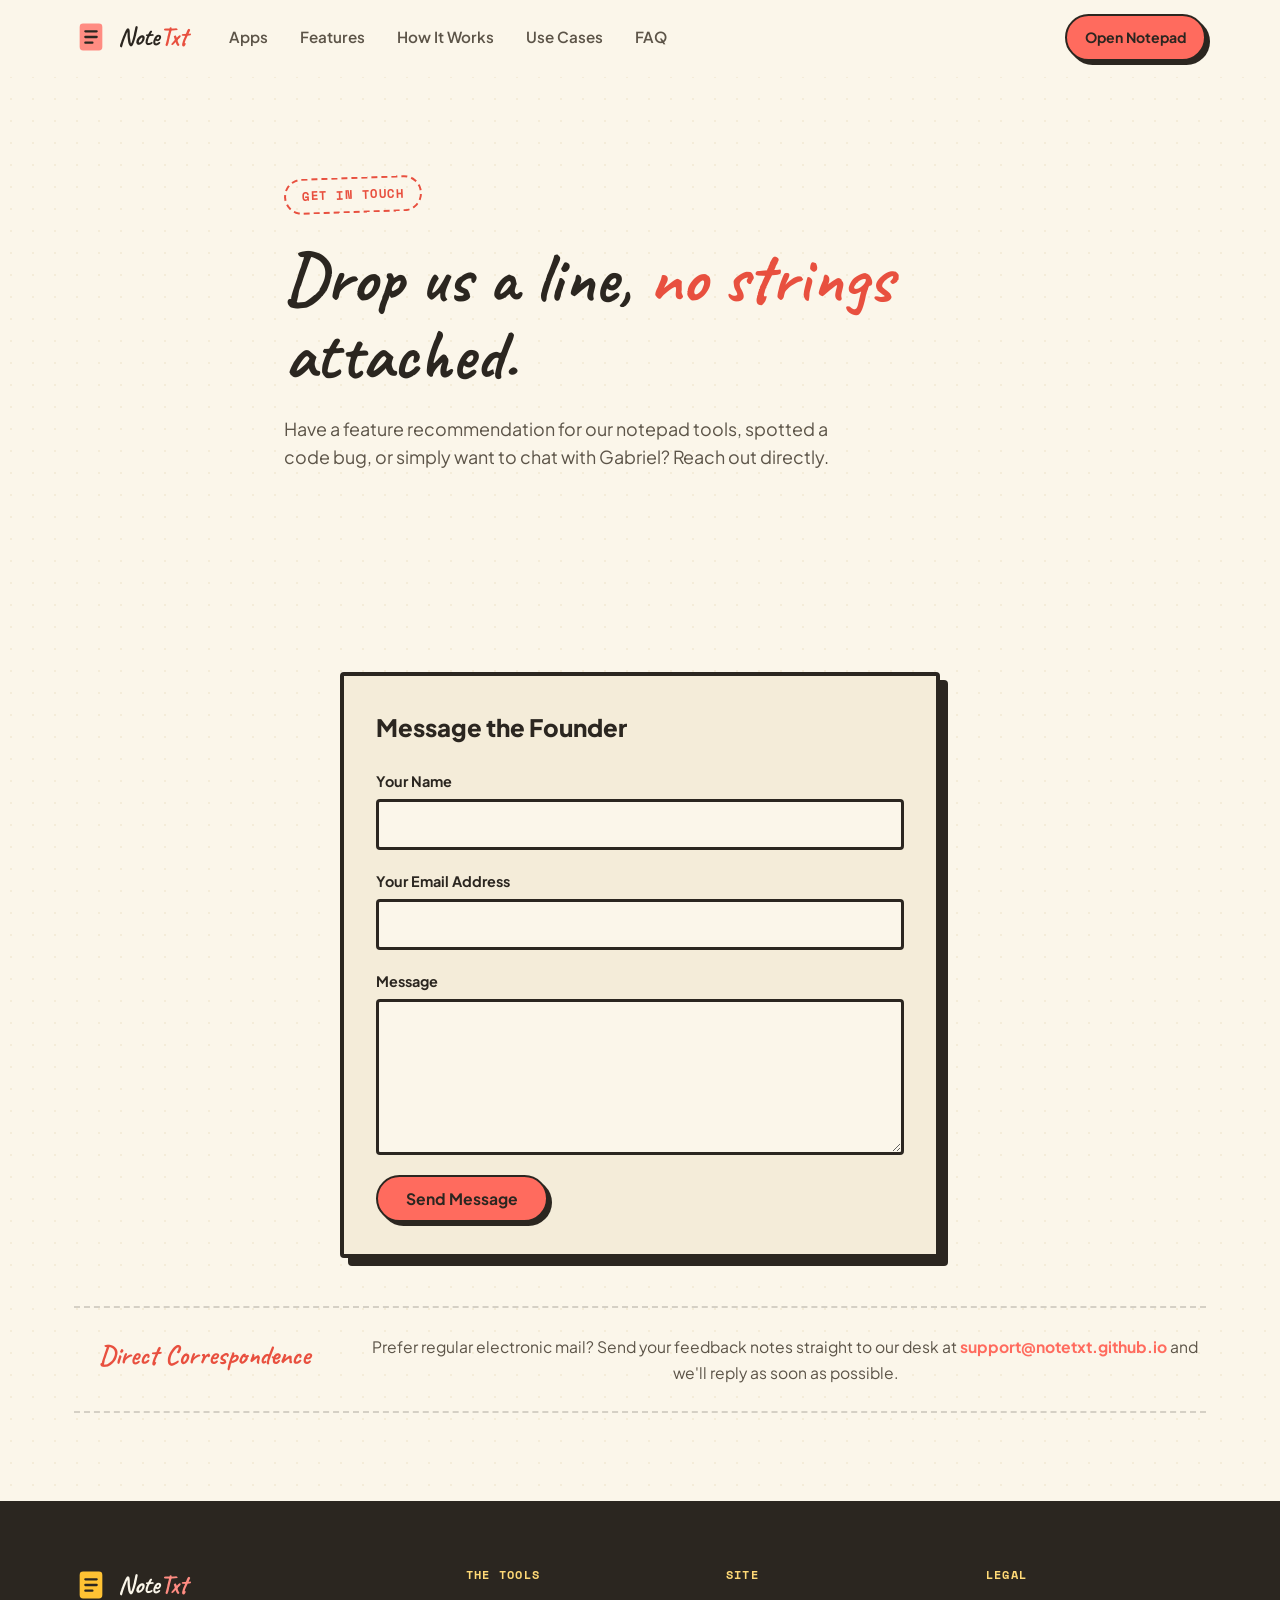
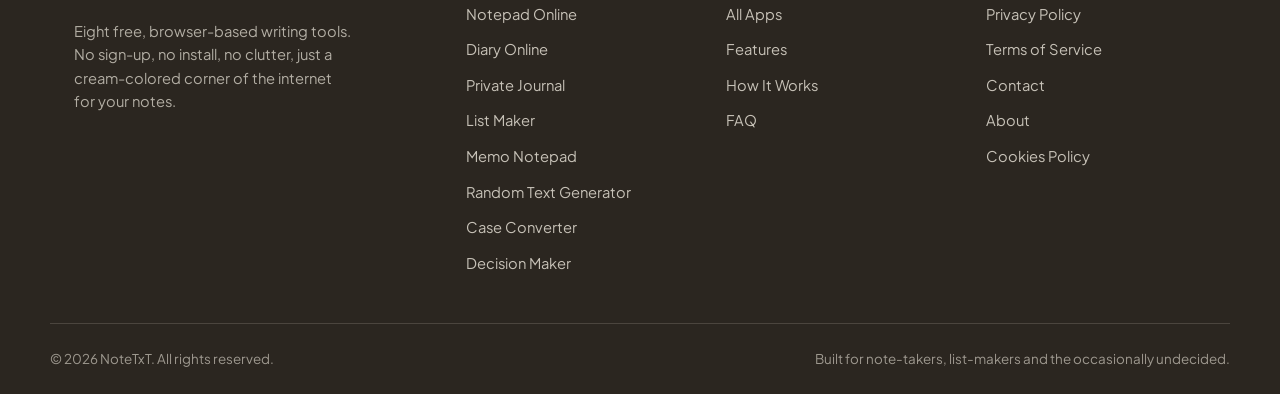
<file: contact.html>
<!DOCTYPE html>
<html lang="en">
<head>
<meta charset="UTF-8">
<meta name="viewport" content="width=device-width, initial-scale=1.0, viewport-fit=cover">
<title>Contact Us – NoteTxt</title>
<meta name="description" content="Reach out to Gabriel and the NoteTxt team for support, web tool feedback, or bug notifications using our clean, straightforward contact framework.">
<meta name="robots" content="index, follow">
<link rel="canonical" href="https://notetxt.github.io/contact">
<meta name="theme-color" content="#FBF6EA">

<link rel="icon" href="data:image/svg+xml,%3Csvg xmlns='http://www.w3.org/2000/svg' viewBox='0 0 100 100'%3E%3Crect width='100' height='100' rx='20' fill='%23FF8C82'/%3E%3Crect x='25' y='18' width='50' height='64' rx='4' fill='%23FBF6EA'/%3E%3Cline x1='34' y1='34' x2='66' y2='34' stroke='%232B2620' stroke-width='4' stroke-linecap='round'/%3E%3Cline x1='34' y1='46' x2='66' y2='46' stroke='%232B2620' stroke-width='4' stroke-linecap='round'/%3E%3Cline x1='34' y1='58' x2='54' y2='58' stroke='%232B2620' stroke-width='4' stroke-linecap='round'/%3E%3C/svg%3E">

<link rel="preconnect" href="https://fonts.googleapis.com">
<link rel="preconnect" href="https://fonts.gstatic.com" crossorigin>
<link href="https://fonts.googleapis.com/css2?family=Caveat:wght=600;700&family=Plus+Jakarta+Sans:wght=400;500;600;700;800&family=Space+Mono:wght=400;700&display=swap" rel="stylesheet">

<link rel="stylesheet" href="/css/style.css">

<script type="application/ld+json">
{
  "@context": "https://schema.org",
  "@type": "ContactPage",
  "name": "Contact Us - NoteTxt",
  "url": "https://notetxt.github.io/contact",
  "description": "Have questions about NoteTxt or need assistance from Gabriel? Contact us directly via our feedback channels."
}
</script>

<script type="application/ld+json">
{
  "@context": "https://schema.org",
  "@type": "BreadcrumbList",
  "itemListElement": [
    { "@type": "ListItem", "position": 1, "name": "Home", "item": "https://notetxt.github.io/" },
    { "@type": "ListItem", "position": 2, "name": "Contact Us", "item": "https://notetxt.github.io/contact" }
  ]
}
</script>
</head>
<body>

<div id="site-header"></div>

<main id="top">
  <section class="hero" aria-label="Contact Us Header">
    <div class="container hero-inner">
      <p class="eyebrow eyebrow-stamp">Get In Touch</p>
      <h1 class="hero-title">Drop us a line, <span class="highlight">no strings</span> attached.</h1>
      <p class="hero-sub">Have a feature recommendation for our notepad tools, spotted a code bug, or simply want to chat with Gabriel? Reach out directly.</p>
    </div>
  </section>

  <section class="section detail" id="contact-wrapper" aria-label="Contact Channels">
    <div class="container">
      <div style="max-width: 600px; margin: 0 auto; background: var(--cream-deep); padding: 32px; border: 4px solid var(--ink); box-shadow: 8px 8px 0px var(--ink); border-radius: 4px;">
        <h3 style="margin-top: 0; font-family: var(--font-body); font-weight: 800; font-size: 1.5rem; margin-bottom: 24px;">Message the Founder</h3>
        
        <form action="#" method="POST" style="display: flex; flex-direction: column; gap: 20px;">
          <div style="display: flex; flex-direction: column; gap: 6px;">
            <label for="contact-name" style="font-family: var(--font-body); font-weight: 700; font-size: 0.9rem;">Your Name</label>
            <input type="text" id="contact-name" name="name" required style="width: 100%; padding: 12px; border: 3px solid var(--ink); font-family: var(--font-body); background: var(--cream); font-size: 1rem; border-radius: 4px;">
          </div>

          <div style="display: flex; flex-direction: column; gap: 6px;">
            <label for="contact-email" style="font-family: var(--font-body); font-weight: 700; font-size: 0.9rem;">Your Email Address</label>
            <input type="email" id="contact-email" name="email" required style="width: 100%; padding: 12px; border: 3px solid var(--ink); font-family: var(--font-body); background: var(--cream); font-size: 1rem; border-radius: 4px;">
          </div>

          <div style="display: flex; flex-direction: column; gap: 6px;">
            <label for="contact-msg" style="font-family: var(--font-body); font-weight: 700; font-size: 0.9rem;">Message</label>
            <textarea id="contact-msg" name="message" rows="6" required style="width: 100%; padding: 12px; border: 3px solid var(--ink); font-family: var(--font-body); background: var(--cream); font-size: 1rem; border-radius: 4px; resize: vertical;"></textarea>
          </div>

          <button type="submit" class="btn btn-primary" style="align-self: flex-start; cursor: pointer; padding: 12px 28px;">Send Message</button>
        </form>
      </div>

      <div class="detail-row" style="text-align: center; margin-top: 48px;">
        <h3>Direct Correspondence</h3>
        <p>Prefer regular electronic mail? Send your feedback notes straight to our desk at <a href="mailto:support@notetxt.github.io" style="font-weight: 700; color: var(--coral);">support@notetxt.github.io</a> and we'll reply as soon as possible.</p>
      </div>
    </div>
  </section>
</main>

<div id="site-footer"></div>

<script src="/js/header.js" defer></script>
<script src="/js/footer.js" defer></script>
<script src="/js/main.js" defer></script>
</body>
</html>
</file>
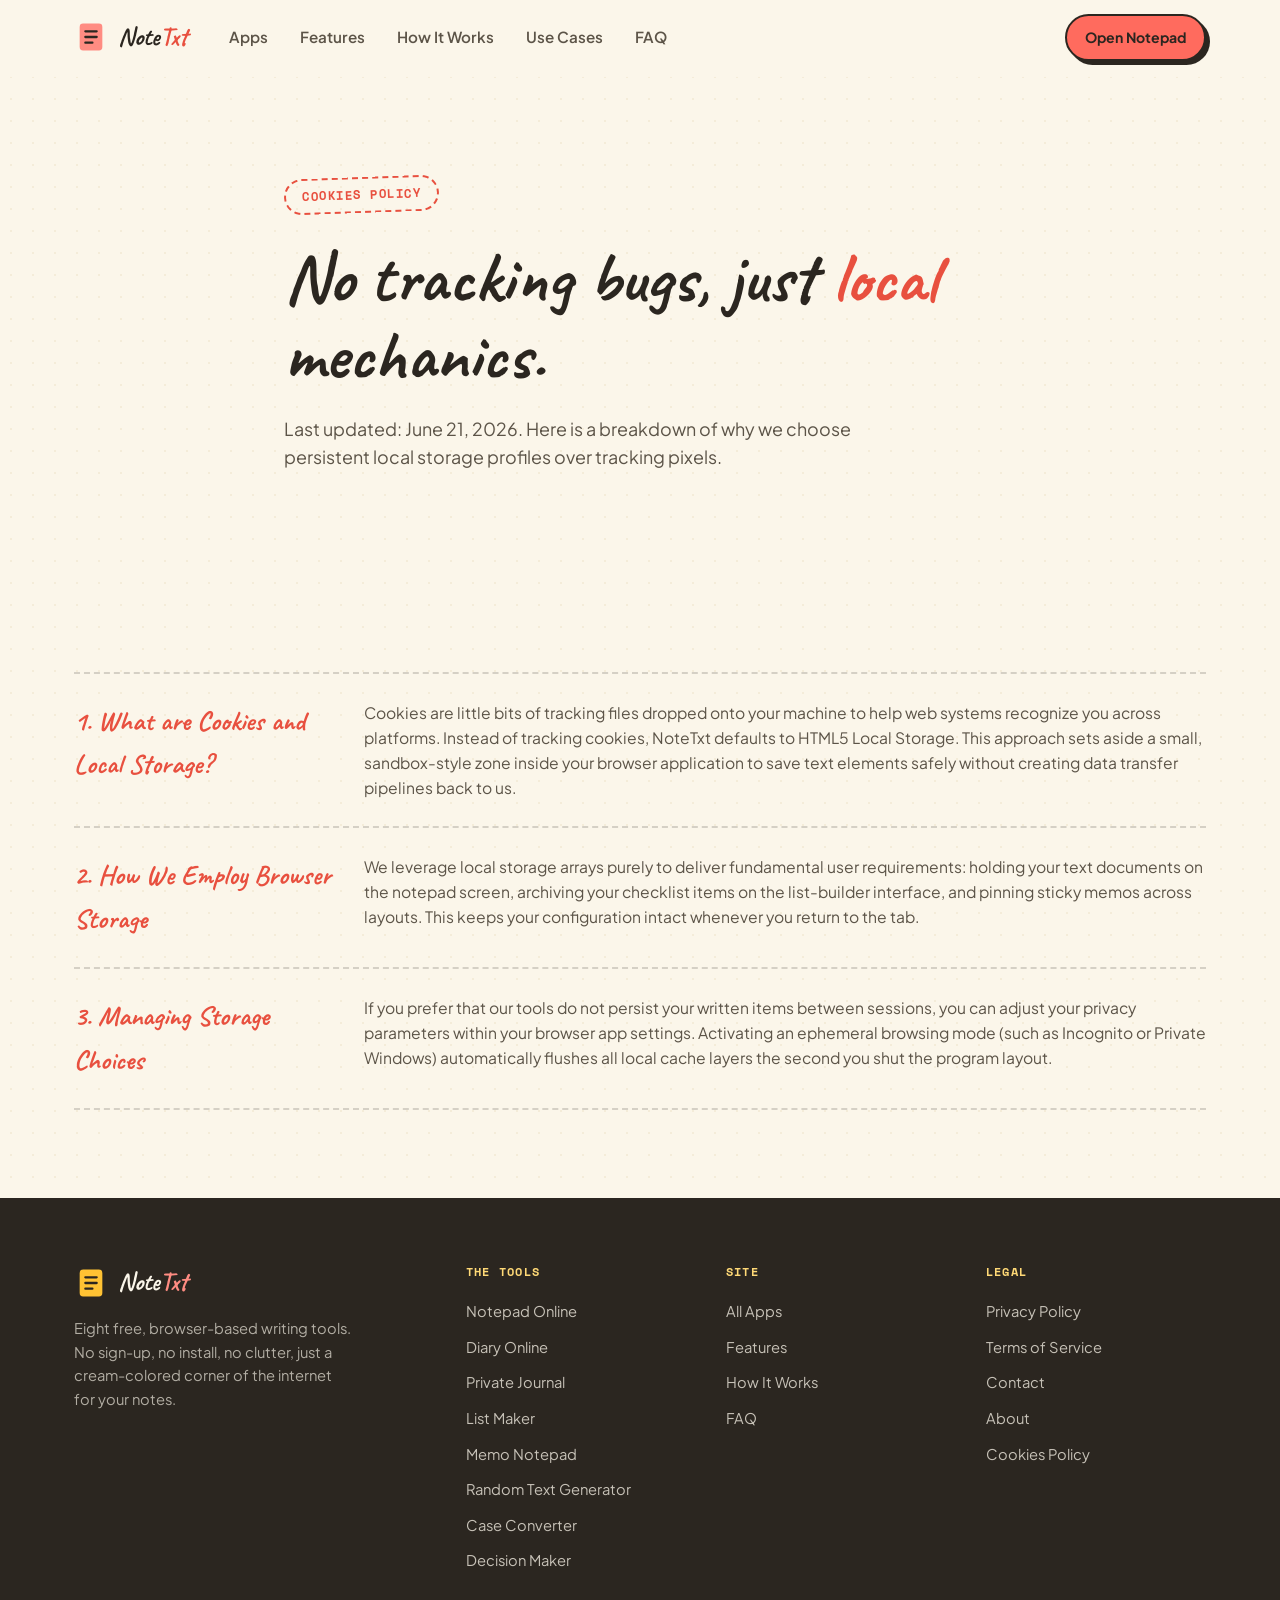
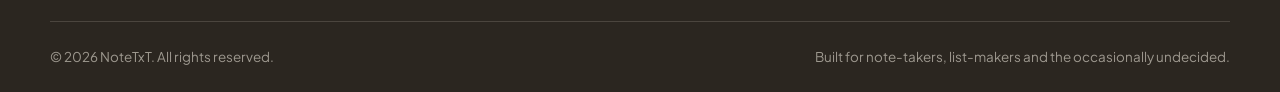
<file: cookies.html>
<!DOCTYPE html>
<html lang="en">
<head>
<meta charset="UTF-8">
<meta name="viewport" content="width=device-width, initial-scale=1.0, viewport-fit=cover">
<title>Cookies Policy – NoteTxt</title>
<meta name="description" content="Learn about the Cookies Policy at NoteTxt. Find out how we use localStorage to keep your diaries and checklists active without invasive user tracking.">
<meta name="robots" content="index, follow">
<link rel="canonical" href="https://notetxt.github.io/cookies">
<meta name="theme-color" content="#FBF6EA">

<link rel="icon" href="data:image/svg+xml,%3Csvg xmlns='http://www.w3.org/2000/svg' viewBox='0 0 100 100'%3E%3Crect width='100' height='100' rx='20' fill='%23FF8C82'/%3E%3Crect x='25' y='18' width='50' height='64' rx='4' fill='%23FBF6EA'/%3E%3Cline x1='34' y1='34' x2='66' y2='34' stroke='%232B2620' stroke-width='4' stroke-linecap='round'/%3E%3Cline x1='34' y1='46' x2='66' y2='46' stroke='%232B2620' stroke-width='4' stroke-linecap='round'/%3E%3Cline x1='34' y1='58' x2='54' y2='58' stroke='%232B2620' stroke-width='4' stroke-linecap='round'/%3E%3C/svg%3E">

<link rel="preconnect" href="https://fonts.googleapis.com">
<link rel="preconnect" href="https://fonts.gstatic.com" crossorigin>
<link href="https://fonts.googleapis.com/css2?family=Caveat:wght=600;700&family=Plus+Jakarta+Sans:wght=400;500;600;700;800&family=Space+Mono:wght=400;700&display=swap" rel="stylesheet">

<link rel="stylesheet" href="/css/style.css">

<script type="application/ld+json">
{
  "@context": "https://schema.org",
  "@type": "WebPage",
  "name": "Cookies Policy - NoteTxt",
  "url": "https://notetxt.github.io/cookies-policy",
  "description": "Cookies Policy for NoteTxt. Learn how we use local browser storage instead of tracking cookies to keep your notes saved."
}
</script>

<script type="application/ld+json">
{
  "@context": "https://schema.org",
  "@type": "BreadcrumbList",
  "itemListElement": [
    { "@type": "ListItem", "position": 1, "name": "Home", "item": "https://notetxt.github.io/" },
    { "@type": "ListItem", "position": 2, "name": "Cookies Policy", "item": "https://notetxt.github.io/cookies-policy" }
  ]
}
</script>
</head>
<body>

<div id="site-header"></div>

<main id="top">
  <section class="hero" aria-label="Cookies Policy Header">
    <div class="container hero-inner">
      <p class="eyebrow eyebrow-stamp">Cookies Policy</p>
      <h1 class="hero-title">No tracking bugs, just <span class="highlight">local</span> mechanics.</h1>
      <p class="hero-sub">Last updated: June 21, 2026. Here is a breakdown of why we choose persistent local storage profiles over tracking pixels.</p>
    </div>
  </section>

  <section class="section detail" id="cookies-content" aria-label="Cookies Policy Content">
    <div class="container">
      <div class="detail-row">
        <h3>1. What are Cookies and Local Storage?</h3>
        <p>Cookies are little bits of tracking files dropped onto your machine to help web systems recognize you across platforms. Instead of tracking cookies, NoteTxt defaults to HTML5 Local Storage. This approach sets aside a small, sandbox-style zone inside your browser application to save text elements safely without creating data transfer pipelines back to us.</p>
      </div>

      <div class="detail-row">
        <h3>2. How We Employ Browser Storage</h3>
        <p>We leverage local storage arrays purely to deliver fundamental user requirements: holding your text documents on the notepad screen, archiving your checklist items on the list-builder interface, and pinning sticky memos across layouts. This keeps your configuration intact whenever you return to the tab.</p>
      </div>

      <div class="detail-row">
        <h3>3. Managing Storage Choices</h3>
        <p>If you prefer that our tools do not persist your written items between sessions, you can adjust your privacy parameters within your browser app settings. Activating an ephemeral browsing mode (such as Incognito or Private Windows) automatically flushes all local cache layers the second you shut the program layout.</p>
      </div>
    </div>
  </section>
</main>

<div id="site-footer"></div>

<script src="/js/header.js" defer></script>
<script src="/js/footer.js" defer></script>
<script src="/js/main.js" defer></script>
</body>
</html>
</file>
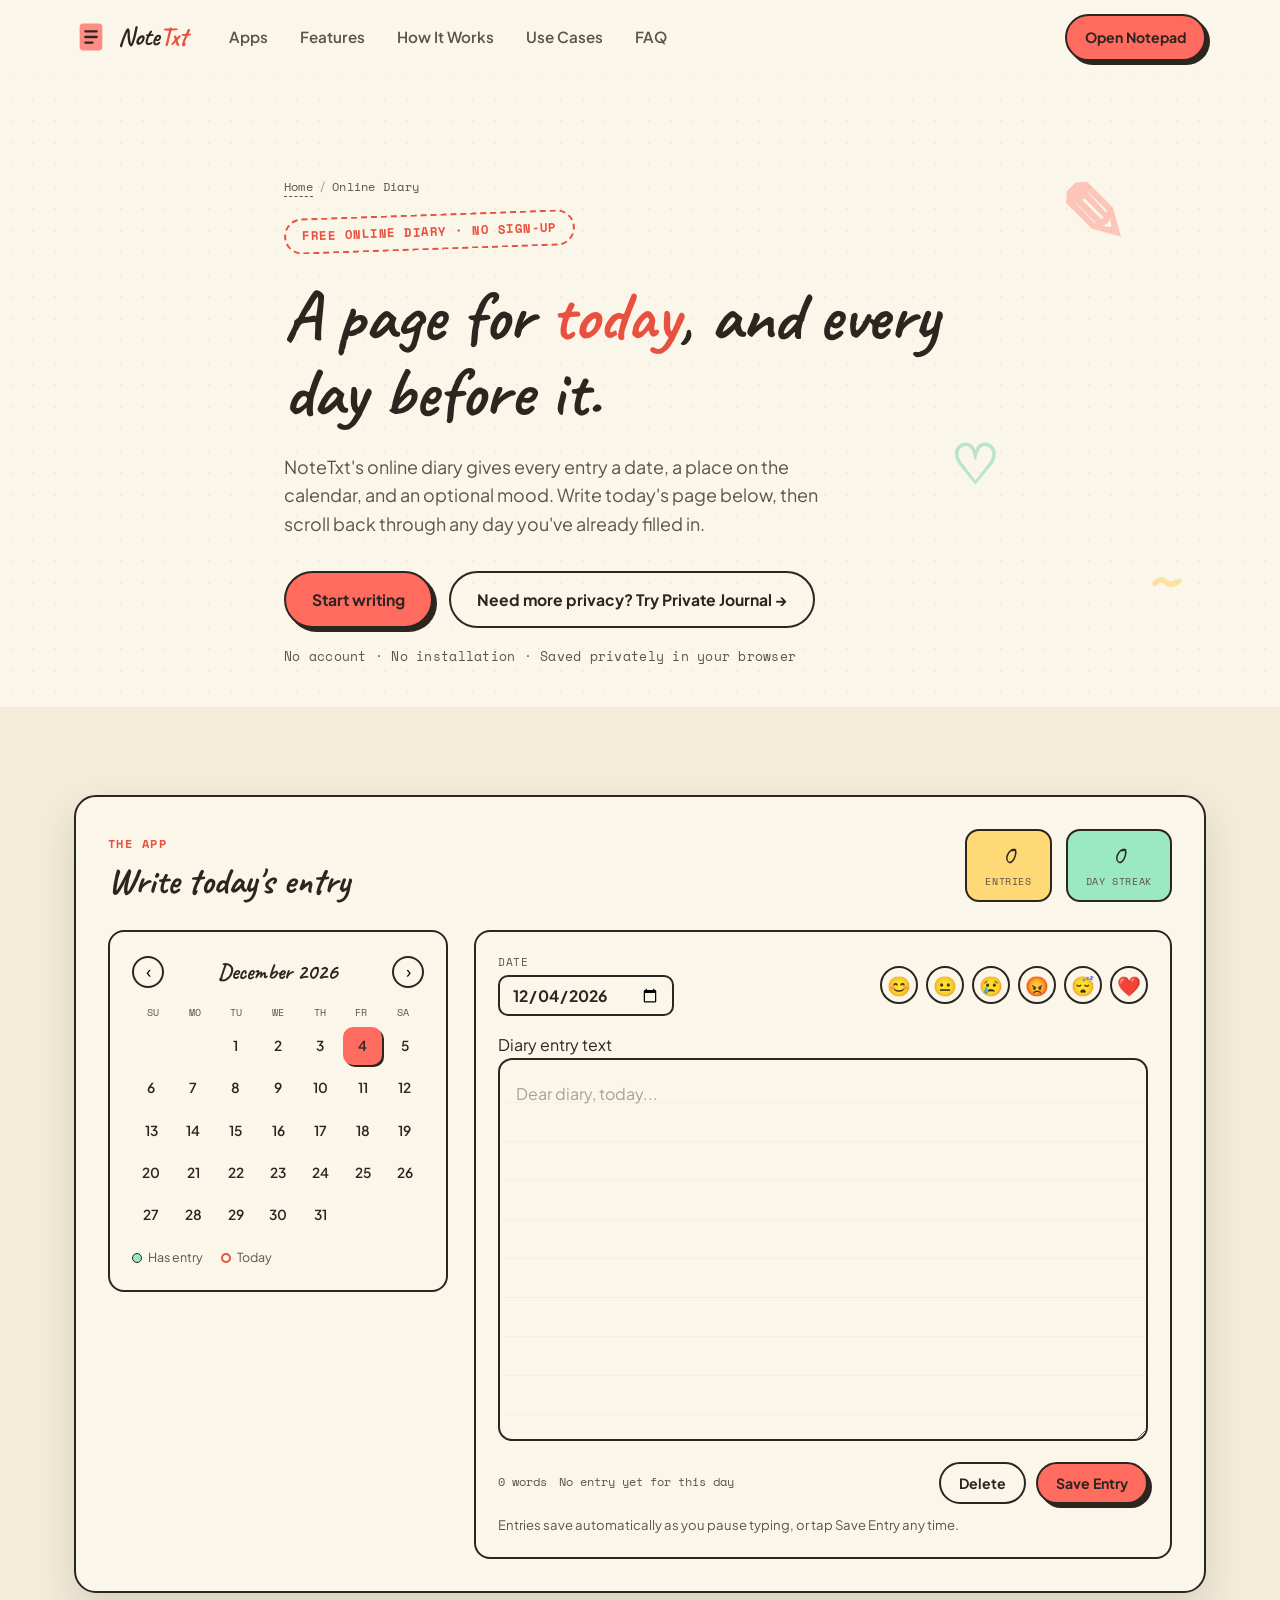
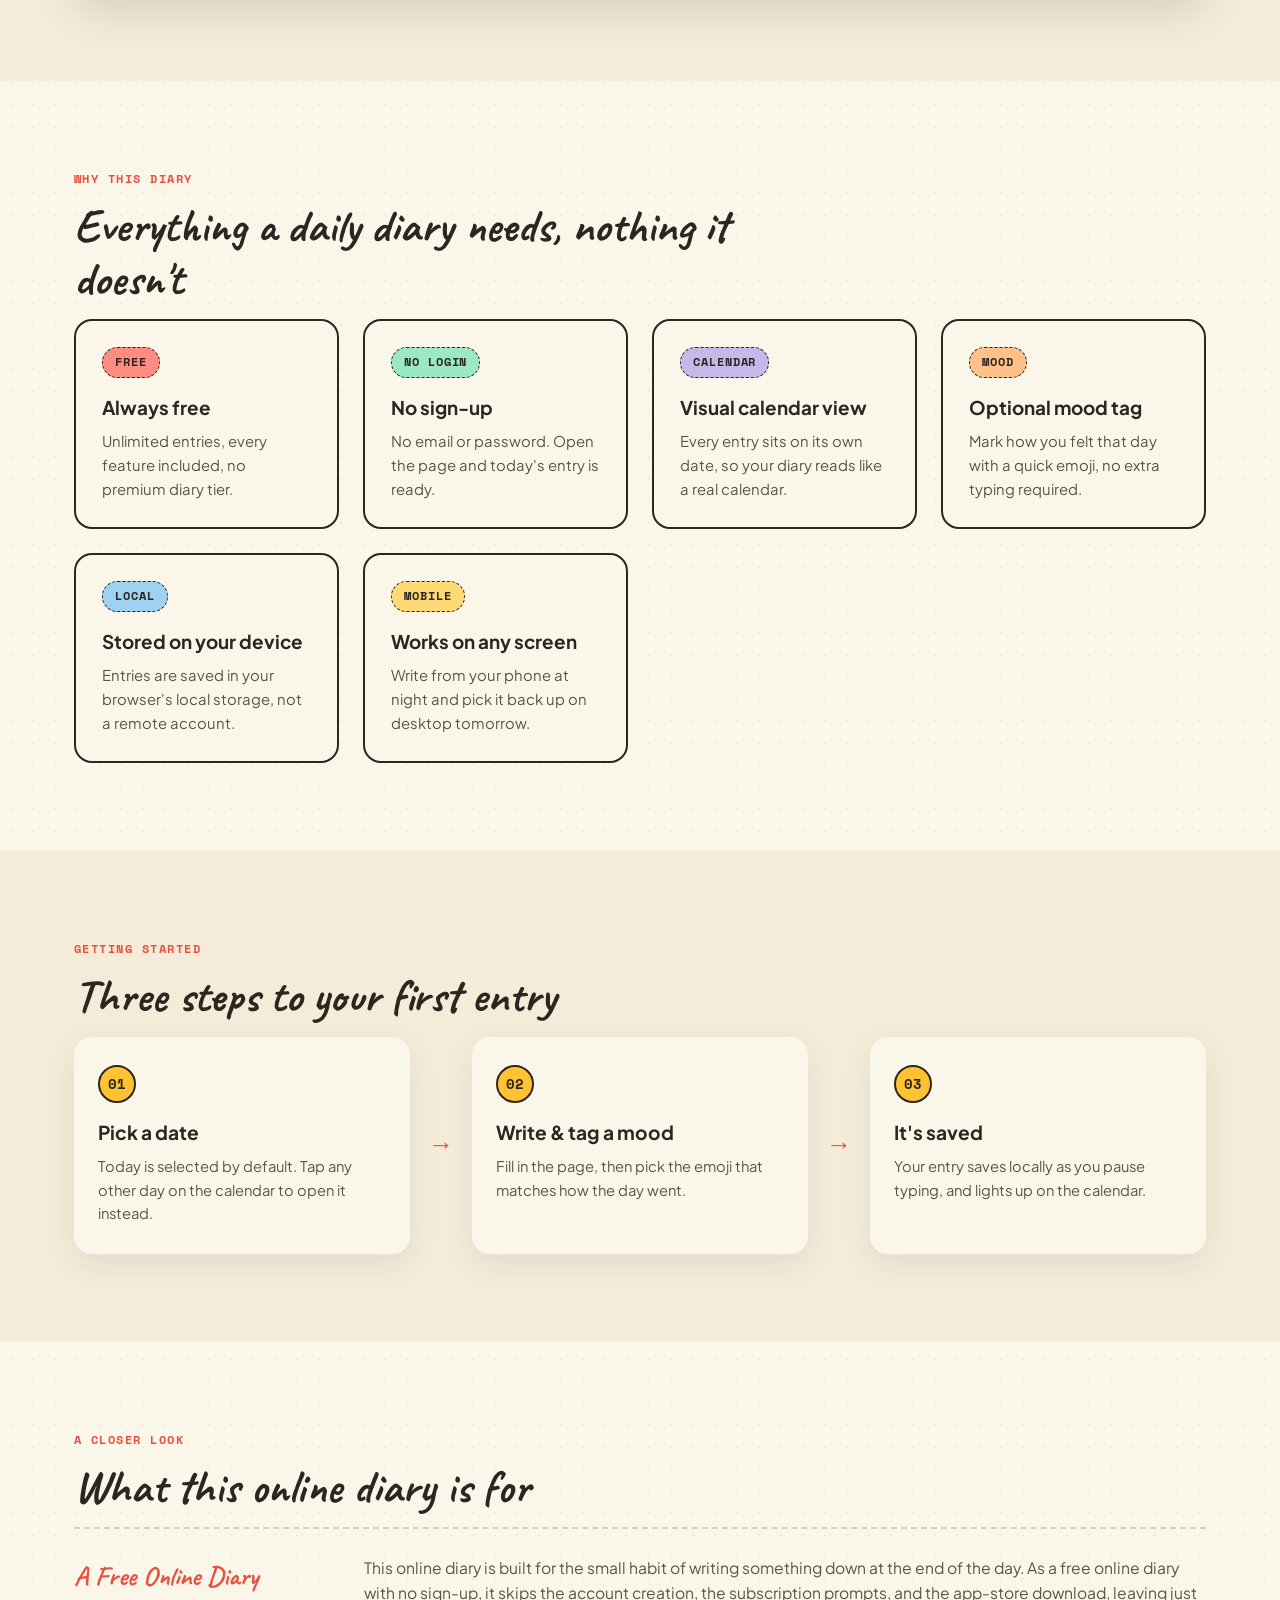
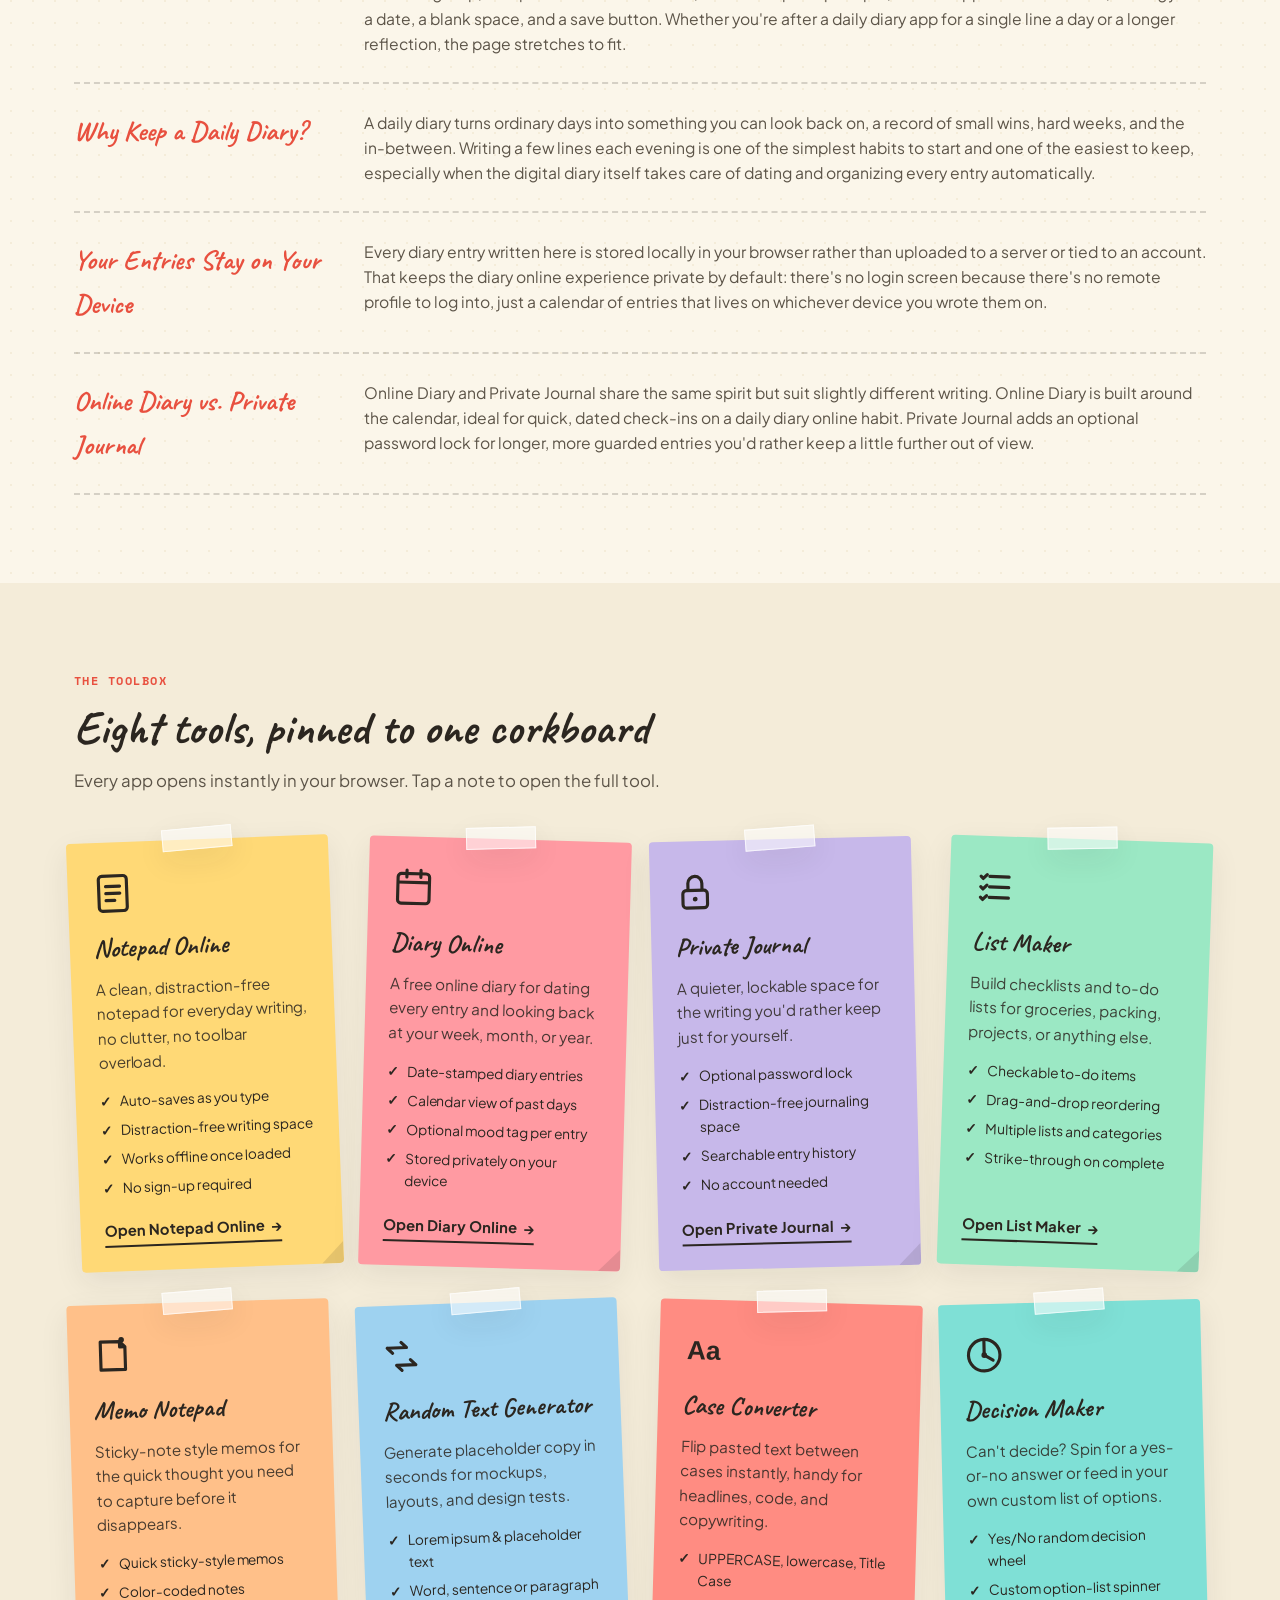
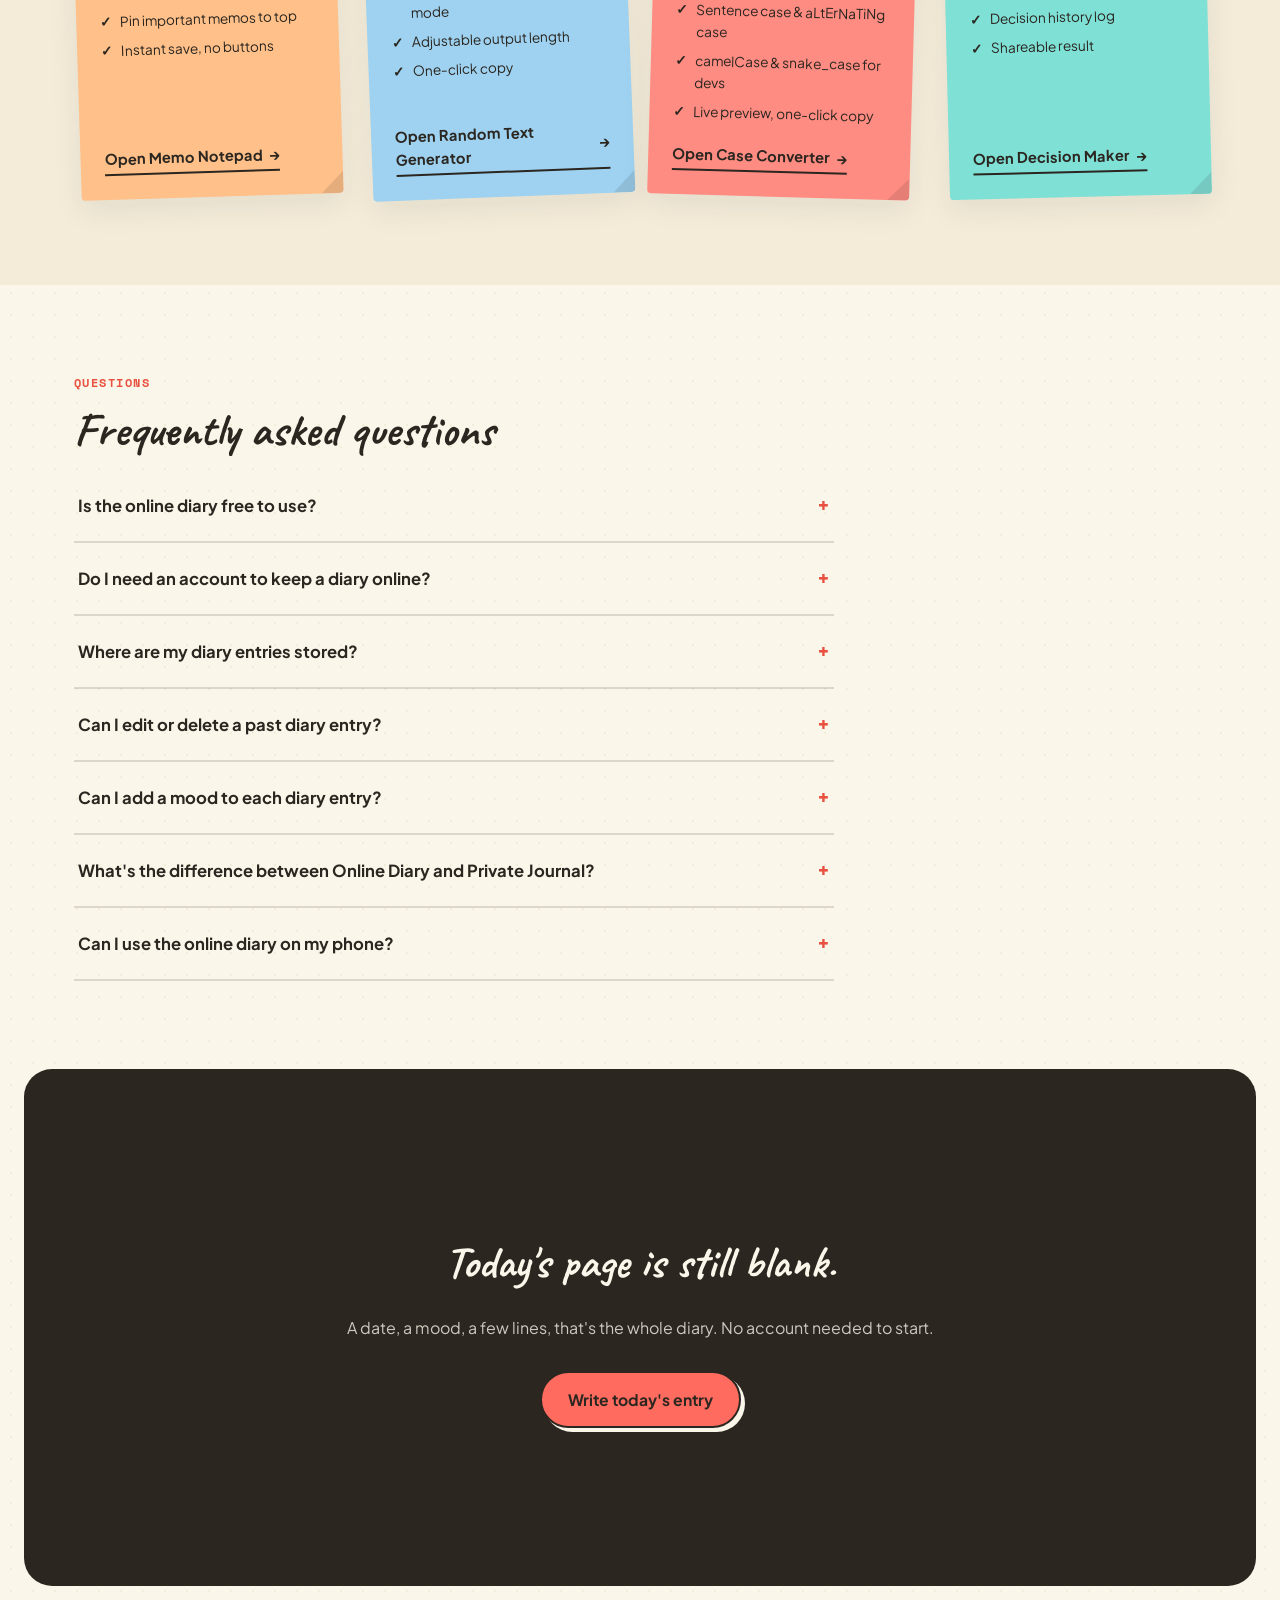
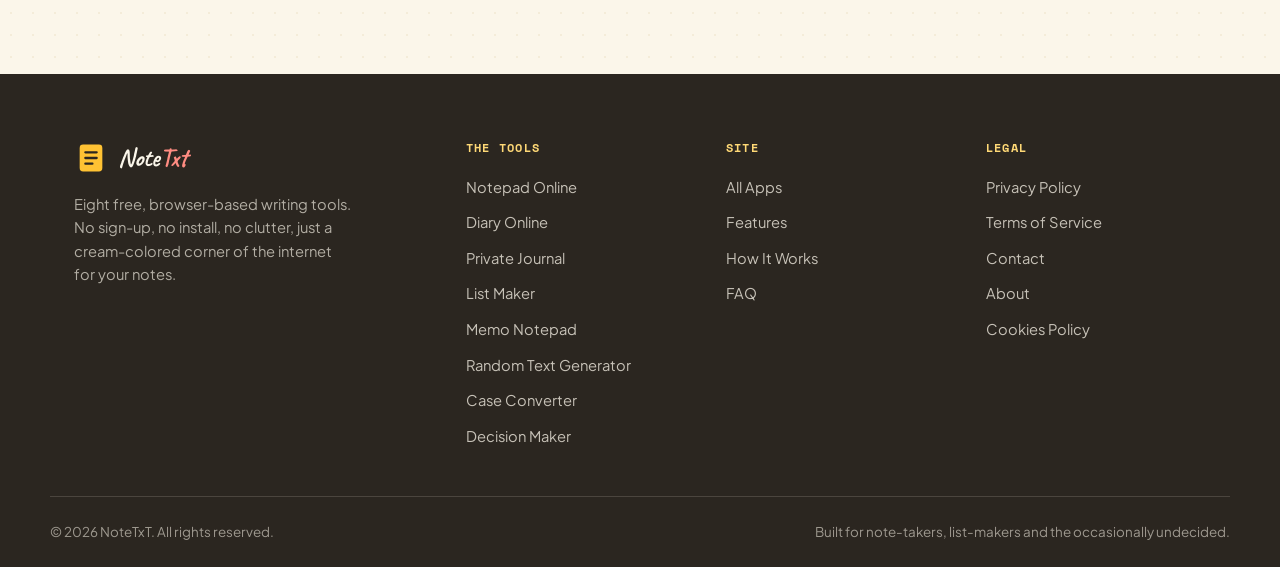
<file: diary.html>
<!DOCTYPE html>
<html lang="en">
<head>
<meta charset="UTF-8">
<meta name="viewport" content="width=device-width, initial-scale=1.0, viewport-fit=cover">
<title>Online Diary – Free Daily Diary App with Calendar View | NoteTxt</title>
<meta name="description" content="Keep a free online diary with date-stamped entries, a visual calendar, and mood tags. No sign-up, no install — your daily diary saves privately in your browser.">
<meta name="keywords" content="online diary, free online diary, daily diary app, digital diary, diary online no sign up, write diary online, online diary with calendar">
<meta name="author" content="NoteTxt">
<meta name="robots" content="index, follow, max-image-preview:large">
<link rel="canonical" href="https://notetxt.github.io/diary">
<meta name="theme-color" content="#FBF6EA">

<!-- Open Graph -->
<meta property="og:type" content="website">
<meta property="og:url" content="https://notetxt.github.io/diary">
<meta property="og:title" content="Online Diary – Free Daily Diary App with Calendar View">
<meta property="og:description" content="A free online diary with date-stamped entries, a visual calendar, and mood tags. No sign-up, saves privately in your browser.">
<meta property="og:image" content="https://notetxt.github.io/og-image.png">
<meta property="og:site_name" content="NoteTxt">

<!-- Twitter -->
<meta name="twitter:card" content="summary_large_image">
<meta name="twitter:title" content="Online Diary – Free Daily Diary App with Calendar View">
<meta name="twitter:description" content="Keep a free online diary with date-stamped entries, a visual calendar, and mood tags. No sign-up required.">
<meta name="twitter:image" content="https://notetxt.github.io/og-image.png">

<!-- Favicon -->
<link rel="icon" href="data:image/svg+xml,%3Csvg xmlns='http://www.w3.org/2000/svg' viewBox='0 0 100 100'%3E%3Crect width='100' height='100' rx='20' fill='%23FF8C82'/%3E%3Crect x='25' y='18' width='50' height='64' rx='4' fill='%23FBF6EA'/%3E%3Cline x1='34' y1='34' x2='66' y2='34' stroke='%232B2620' stroke-width='4' stroke-linecap='round'/%3E%3Cline x1='34' y1='46' x2='66' y2='46' stroke='%232B2620' stroke-width='4' stroke-linecap='round'/%3E%3Cline x1='34' y1='58' x2='54' y2='58' stroke='%232B2620' stroke-width='4' stroke-linecap='round'/%3E%3C/svg%3E">

<!-- Fonts -->
<link rel="preconnect" href="https://fonts.googleapis.com">
<link rel="preconnect" href="https://fonts.gstatic.com" crossorigin>
<link href="https://fonts.googleapis.com/css2?family=Caveat:wght@600;700&family=Plus+Jakarta+Sans:wght@400;500;600;700;800&family=Space+Mono:wght@400;700&display=swap" rel="stylesheet">

<link rel="stylesheet" href="/css/style.css">
<link rel="stylesheet" href="/css/diary.css">

<!-- Schema: BreadcrumbList -->
<script type="application/ld+json">
{
  "@context": "https://schema.org",
  "@type": "BreadcrumbList",
  "itemListElement": [
    { "@type": "ListItem", "position": 1, "name": "Home", "item": "https://notetxt.github.io/" },
    { "@type": "ListItem", "position": 2, "name": "Online Diary", "item": "https://notetxt.github.io/diary" }
  ]
}
</script>

<!-- Schema: WebApplication -->
<script type="application/ld+json">
{
  "@context": "https://schema.org",
  "@type": "WebApplication",
  "name": "Online Diary",
  "url": "https://notetxt.github.io/diary",
  "description": "A free online diary for writing date-stamped daily entries, browsing past days on a visual calendar, and tagging each entry with a mood. No account required; entries save privately in the browser.",
  "applicationCategory": "LifestyleApplication",
  "operatingSystem": "Any",
  "browserRequirements": "Requires a modern web browser with JavaScript enabled",
  "isAccessibleForFree": true,
  "offers": { "@type": "Offer", "price": "0", "priceCurrency": "USD" },
  "featureList": [
    "Date-stamped diary entries",
    "Visual calendar view of past entries",
    "Optional mood tag per entry",
    "Auto-save to local browser storage",
    "No sign-up or account required",
    "Mobile-friendly responsive design"
  ]
}
</script>

<!-- Schema: FAQPage -->
<script type="application/ld+json">
{
  "@context": "https://schema.org",
  "@type": "FAQPage",
  "mainEntity": [
    {
      "@type": "Question", "name": "Is the online diary free to use?",
      "acceptedAnswer": { "@type": "Answer", "text": "Yes. The online diary is completely free, with no premium tier, ads blocking your writing, or entry limits." }
    },
    {
      "@type": "Question", "name": "Do I need an account to keep a diary online?",
      "acceptedAnswer": { "@type": "Answer", "text": "No account or sign-up is needed. Open the page and your diary is ready to write in straight away." }
    },
    {
      "@type": "Question", "name": "Where are my diary entries stored?",
      "acceptedAnswer": { "@type": "Answer", "text": "Entries are saved locally in your browser's storage on the device you're using, not uploaded to a remote account." }
    },
    {
      "@type": "Question", "name": "Can I edit or delete a past diary entry?",
      "acceptedAnswer": { "@type": "Answer", "text": "Yes. Select any date on the calendar to load that day's entry, then update the text or use the delete button to remove it." }
    },
    {
      "@type": "Question", "name": "Can I add a mood to each diary entry?",
      "acceptedAnswer": { "@type": "Answer", "text": "Yes. Each entry has an optional mood picker so you can tag how you were feeling that day alongside your writing." }
    },
    {
      "@type": "Question", "name": "What's the difference between Online Diary and Private Journal?",
      "acceptedAnswer": { "@type": "Answer", "text": "Online Diary is built around a calendar of daily, date-stamped entries, while Private Journal adds an optional password lock for more guarded, reflective writing." }
    },
    {
      "@type": "Question", "name": "Can I use the online diary on my phone?",
      "acceptedAnswer": { "@type": "Answer", "text": "Yes. The diary is fully responsive and works on phones, tablets, and desktop browsers alike." }
    }
  ]
}
</script>
</head>
<body>

<div id="site-header"></div>

<main id="top">

  <!-- ============ HERO ============ -->
  <section class="hero" style="padding-bottom:40px;" aria-label="Introduction">
    <div class="hero-doodles" aria-hidden="true">
      <span class="doodle doodle-1">✎</span>
      <span class="doodle doodle-2">♡</span>
      <span class="doodle doodle-4">~</span>
    </div>
    <div class="container hero-inner">
      <p class="breadcrumb"><a href="index">Home</a><span>/</span>Online Diary</p>
      <p class="eyebrow eyebrow-stamp">Free Online Diary · No Sign-Up</p>
      <h1 class="hero-title">A page for <span class="highlight">today</span>, and every day before it.</h1>
      <p class="hero-sub">NoteTxt's online diary gives every entry a date, a place on the calendar, and an optional mood. Write today's page below, then scroll back through any day you've already filled in.</p>
      <div class="hero-cta">
        <a href="#diary-app" class="btn btn-primary">Start writing</a>
        <a href="private-journal" class="btn btn-ghost">Need more privacy? Try Private Journal →</a>
      </div>
      <p class="hero-meta">No account · No installation · Saved privately in your browser</p>
    </div>
  </section>

  <!-- ============ MAIN APP ============ -->
  <section class="section app-section" id="diary-app" aria-label="Online diary application">
    <div class="container">
      <div class="app-shell">
        <div class="app-header">
          <div>
            <p class="eyebrow">The App</p>
            <h2 class="section-title">Write today's entry</h2>
          </div>
          <div class="app-stats" id="diaryStats">
            <div class="stat">
              <span class="stat-num" id="statCount">0</span>
              <span class="stat-label">Entries</span>
            </div>
            <div class="stat">
              <span class="stat-num" id="statStreak">0</span>
              <span class="stat-label">Day streak</span>
            </div>
          </div>
        </div>

        <div class="app-grid">
          <!-- Calendar panel -->
          <div class="app-panel calendar-panel">
            <div class="calendar-head">
              <button type="button" id="calPrev" class="cal-nav" aria-label="Previous month">‹</button>
              <h3 id="calMonthLabel">Month Year</h3>
              <button type="button" id="calNext" class="cal-nav" aria-label="Next month">›</button>
            </div>
            <div class="calendar-weekdays">
              <span>Su</span><span>Mo</span><span>Tu</span><span>We</span><span>Th</span><span>Fr</span><span>Sa</span>
            </div>
            <div class="calendar-grid" id="calendarGrid"></div>
            <p class="calendar-hint"><span class="dot dot-has"></span> Has entry <span class="dot dot-today"></span> Today</p>
          </div>

          <!-- Editor panel -->
          <div class="app-panel editor-panel">
            <div class="editor-top">
              <div class="editor-date">
                <label for="entryDate">Date</label>
                <input type="date" id="entryDate">
              </div>
              <div class="mood-picker" id="moodPicker" aria-label="Mood for this entry"></div>
            </div>

            <label for="entryText" class="visually-hidden">Diary entry text</label>
            <textarea id="entryText" class="editor-textarea" rows="9" placeholder="Dear diary, today..."></textarea>

            <div class="editor-bottom">
              <span class="word-count" id="wordCount">0 words</span>
              <span class="save-status" id="saveStatus">No entry yet for this day</span>
              <div class="editor-actions">
                <button type="button" id="deleteEntryBtn" class="btn btn-ghost btn-sm">Delete</button>
                <button type="button" id="saveEntryBtn" class="btn btn-primary btn-sm">Save Entry</button>
              </div>
            </div>
            <p class="app-empty-note">Entries save automatically as you pause typing, or tap Save Entry any time.</p>
          </div>
        </div>
      </div>
    </div>
  </section>

  <!-- ============ FEATURES ============ -->
  <section class="section features" id="features" aria-label="Diary features">
    <div class="container">
      <p class="eyebrow">Why This Diary</p>
      <h2 class="section-title">Everything a daily diary needs, nothing it doesn't</h2>
      <div class="feature-grid">
        <div class="feature-card">
          <div class="feature-stamp stamp-coral">FREE</div>
          <h3>Always free</h3>
          <p>Unlimited entries, every feature included, no premium diary tier.</p>
        </div>
        <div class="feature-card">
          <div class="feature-stamp stamp-mint">NO LOGIN</div>
          <h3>No sign-up</h3>
          <p>No email or password. Open the page and today's entry is ready.</p>
        </div>
        <div class="feature-card">
          <div class="feature-stamp stamp-lavender">CALENDAR</div>
          <h3>Visual calendar view</h3>
          <p>Every entry sits on its own date, so your diary reads like a real calendar.</p>
        </div>
        <div class="feature-card">
          <div class="feature-stamp stamp-peach">MOOD</div>
          <h3>Optional mood tag</h3>
          <p>Mark how you felt that day with a quick emoji, no extra typing required.</p>
        </div>
        <div class="feature-card">
          <div class="feature-stamp stamp-sky">LOCAL</div>
          <h3>Stored on your device</h3>
          <p>Entries are saved in your browser's local storage, not a remote account.</p>
        </div>
        <div class="feature-card">
          <div class="feature-stamp stamp-yellow">MOBILE</div>
          <h3>Works on any screen</h3>
          <p>Write from your phone at night and pick it back up on desktop tomorrow.</p>
        </div>
      </div>
    </div>
  </section>

  <!-- ============ HOW IT WORKS ============ -->
  <section class="section how" id="how-it-works" aria-label="How the online diary works">
    <div class="container">
      <p class="eyebrow">Getting Started</p>
      <h2 class="section-title">Three steps to your first entry</h2>
      <div class="steps">
        <div class="step">
          <span class="step-num">01</span>
          <h3>Pick a date</h3>
          <p>Today is selected by default. Tap any other day on the calendar to open it instead.</p>
        </div>
        <div class="step-arrow" aria-hidden="true">→</div>
        <div class="step">
          <span class="step-num">02</span>
          <h3>Write &amp; tag a mood</h3>
          <p>Fill in the page, then pick the emoji that matches how the day went.</p>
        </div>
        <div class="step-arrow" aria-hidden="true">→</div>
        <div class="step">
          <span class="step-num">03</span>
          <h3>It's saved</h3>
          <p>Your entry saves locally as you pause typing, and lights up on the calendar.</p>
        </div>
      </div>
    </div>
  </section>

  <!-- ============ SEO DETAIL CONTENT ============ -->
  <section class="section detail" id="about-diary" aria-label="About the online diary">
    <div class="container">
      <p class="eyebrow">A Closer Look</p>
      <h2 class="section-title">What this online diary is for</h2>

      <div class="detail-row">
        <h3>A Free Online Diary</h3>
        <p>This online diary is built for the small habit of writing something down at the end of the day. As a free online diary with no sign-up, it skips the account creation, the subscription prompts, and the app-store download, leaving just a date, a blank space, and a save button. Whether you're after a daily diary app for a single line a day or a longer reflection, the page stretches to fit.</p>
      </div>
      <div class="detail-row">
        <h3>Why Keep a Daily Diary?</h3>
        <p>A daily diary turns ordinary days into something you can look back on, a record of small wins, hard weeks, and the in-between. Writing a few lines each evening is one of the simplest habits to start and one of the easiest to keep, especially when the digital diary itself takes care of dating and organizing every entry automatically.</p>
      </div>
      <div class="detail-row">
        <h3>Your Entries Stay on Your Device</h3>
        <p>Every diary entry written here is stored locally in your browser rather than uploaded to a server or tied to an account. That keeps the diary online experience private by default: there's no login screen because there's no remote profile to log into, just a calendar of entries that lives on whichever device you wrote them on.</p>
      </div>
      <div class="detail-row">
        <h3>Online Diary vs. Private Journal</h3>
        <p>Online Diary and <a href="private-journal">Private Journal</a> share the same spirit but suit slightly different writing. Online Diary is built around the calendar, ideal for quick, dated check-ins on a daily diary online habit. Private Journal adds an optional password lock for longer, more guarded entries you'd rather keep a little further out of view.</p>
      </div>
    </div>
  </section>

  <!-- ============ APPS GRID ============ -->
  <section class="section apps" id="apps" aria-label="Our web applications">
    <div class="container">
      <p class="eyebrow">The Toolbox</p>
      <h2 class="section-title">Eight tools, pinned to one corkboard</h2>
      <p class="section-sub">Every app opens instantly in your browser. Tap a note to open the full tool.</p>

      <div class="board">
        <!-- Card 1 -->
        <article class="sticky sticky-yellow rot-1">
          <span class="tape" aria-hidden="true"></span>
          <div class="sticky-icon" aria-hidden="true">
            <svg viewBox="0 0 24 24" fill="none"><rect x="4" y="2" width="16" height="20" rx="2" stroke="currentColor" stroke-width="1.8"/><line x1="8" y1="8" x2="16" y2="8" stroke="currentColor" stroke-width="1.8" stroke-linecap="round"/><line x1="8" y1="12" x2="16" y2="12" stroke="currentColor" stroke-width="1.8" stroke-linecap="round"/><line x1="8" y1="16" x2="13" y2="16" stroke="currentColor" stroke-width="1.8" stroke-linecap="round"/></svg>
          </div>
          <h3>Notepad Online</h3>
          <p>A clean, distraction-free notepad for everyday writing, no clutter, no toolbar overload.</p>
          <ul class="sticky-features">
            <li>Auto-saves as you type</li>
            <li>Distraction-free writing space</li>
            <li>Works offline once loaded</li>
            <li>No sign-up required</li>
          </ul>
          <a href="notepad-online" class="sticky-link">Open Notepad Online <span aria-hidden="true">→</span></a>
        </article>

        <!-- Card 2 -->
        <article class="sticky sticky-pink rot-2">
          <span class="tape" aria-hidden="true"></span>
          <div class="sticky-icon" aria-hidden="true">
            <svg viewBox="0 0 24 24" fill="none"><rect x="3" y="4" width="18" height="17" rx="2" stroke="currentColor" stroke-width="1.8"/><line x1="3" y1="9" x2="21" y2="9" stroke="currentColor" stroke-width="1.8"/><line x1="8" y1="2" x2="8" y2="6" stroke="currentColor" stroke-width="1.8" stroke-linecap="round"/><line x1="16" y1="2" x2="16" y2="6" stroke="currentColor" stroke-width="1.8" stroke-linecap="round"/></svg>
          </div>
          <h3>Diary Online</h3>
          <p>A free online diary for dating every entry and looking back at your week, month, or year.</p>
          <ul class="sticky-features">
            <li>Date-stamped diary entries</li>
            <li>Calendar view of past days</li>
            <li>Optional mood tag per entry</li>
            <li>Stored privately on your device</li>
          </ul>
          <a href="online-diary" class="sticky-link">Open Diary Online <span aria-hidden="true">→</span></a>
        </article>

        <!-- Card 3 -->
        <article class="sticky sticky-lavender rot-3">
          <span class="tape" aria-hidden="true"></span>
          <div class="sticky-icon" aria-hidden="true">
            <svg viewBox="0 0 24 24" fill="none"><rect x="5" y="11" width="14" height="10" rx="2" stroke="currentColor" stroke-width="1.8"/><path d="M8 11V7a4 4 0 0 1 8 0v4" stroke="currentColor" stroke-width="1.8"/><circle cx="12" cy="16" r="1.4" fill="currentColor"/></svg>
          </div>
          <h3>Private Journal</h3>
          <p>A quieter, lockable space for the writing you'd rather keep just for yourself.</p>
          <ul class="sticky-features">
            <li>Optional password lock</li>
            <li>Distraction-free journaling space</li>
            <li>Searchable entry history</li>
            <li>No account needed</li>
          </ul>
          <a href="private-journal" class="sticky-link">Open Private Journal <span aria-hidden="true">→</span></a>
        </article>

        <!-- Card 4 -->
        <article class="sticky sticky-mint rot-4">
          <span class="tape" aria-hidden="true"></span>
          <div class="sticky-icon" aria-hidden="true">
            <svg viewBox="0 0 24 24" fill="none"><path d="M9 6h11M9 12h11M9 18h11" stroke="currentColor" stroke-width="1.8" stroke-linecap="round"/><path d="M4 6l1.3 1.3L7.5 5" stroke="currentColor" stroke-width="1.8" stroke-linecap="round" stroke-linejoin="round"/><path d="M4 12l1.3 1.3L7.5 11" stroke="currentColor" stroke-width="1.8" stroke-linecap="round" stroke-linejoin="round"/><path d="M4 18l1.3 1.3L7.5 17" stroke="currentColor" stroke-width="1.8" stroke-linecap="round" stroke-linejoin="round"/></svg>
          </div>
          <h3>List Maker</h3>
          <p>Build checklists and to-do lists for groceries, packing, projects, or anything else.</p>
          <ul class="sticky-features">
            <li>Checkable to-do items</li>
            <li>Drag-and-drop reordering</li>
            <li>Multiple lists and categories</li>
            <li>Strike-through on complete</li>
          </ul>
          <a href="list-maker" class="sticky-link">Open List Maker <span aria-hidden="true">→</span></a>
        </article>

        <!-- Card 5 -->
        <article class="sticky sticky-peach rot-5">
          <span class="tape" aria-hidden="true"></span>
          <div class="sticky-icon" aria-hidden="true">
            <svg viewBox="0 0 24 24" fill="none"><path d="M5 4h11l3 3v13H5V4z" stroke="currentColor" stroke-width="1.8" stroke-linejoin="round"/><path d="M16 4v3h3" stroke="currentColor" stroke-width="1.8" stroke-linejoin="round"/><circle cx="17" cy="3" r="1.6" fill="currentColor"/></svg>
          </div>
          <h3>Memo Notepad</h3>
          <p>Sticky-note style memos for the quick thought you need to capture before it disappears.</p>
          <ul class="sticky-features">
            <li>Quick sticky-style memos</li>
            <li>Color-coded notes</li>
            <li>Pin important memos to top</li>
            <li>Instant save, no buttons</li>
          </ul>
          <a href="memo-notepad" class="sticky-link">Open Memo Notepad <span aria-hidden="true">→</span></a>
        </article>

        <!-- Card 6 -->
        <article class="sticky sticky-sky rot-1">
          <span class="tape" aria-hidden="true"></span>
          <div class="sticky-icon" aria-hidden="true">
            <svg viewBox="0 0 24 24" fill="none"><path d="M4 7h11l-3-3M4 7l3 3" stroke="currentColor" stroke-width="1.8" stroke-linecap="round" stroke-linejoin="round"/><path d="M20 17H9l3 3M20 17l-3-3" stroke="currentColor" stroke-width="1.8" stroke-linecap="round" stroke-linejoin="round"/></svg>
          </div>
          <h3>Random Text Generator</h3>
          <p>Generate placeholder copy in seconds for mockups, layouts, and design tests.</p>
          <ul class="sticky-features">
            <li>Lorem ipsum &amp; placeholder text</li>
            <li>Word, sentence or paragraph mode</li>
            <li>Adjustable output length</li>
            <li>One-click copy</li>
          </ul>
          <a href="random-text-generator" class="sticky-link">Open Random Text Generator <span aria-hidden="true">→</span></a>
        </article>

        <!-- Card 7 -->
        <article class="sticky sticky-coral rot-2">
          <span class="tape" aria-hidden="true"></span>
          <div class="sticky-icon" aria-hidden="true">
            <svg viewBox="0 0 24 24" fill="none"><text x="2" y="17" font-size="15" font-weight="700" fill="currentColor" font-family="sans-serif">Aa</text></svg>
          </div>
          <h3>Case Converter</h3>
          <p>Flip pasted text between cases instantly, handy for headlines, code, and copywriting.</p>
          <ul class="sticky-features">
            <li>UPPERCASE, lowercase, Title Case</li>
            <li>Sentence case &amp; aLtErNaTiNg case</li>
            <li>camelCase &amp; snake_case for devs</li>
            <li>Live preview, one-click copy</li>
          </ul>
          <a href="case-converter" class="sticky-link">Open Case Converter <span aria-hidden="true">→</span></a>
        </article>

        <!-- Card 8 -->
        <article class="sticky sticky-turquoise rot-3">
          <span class="tape" aria-hidden="true"></span>
          <div class="sticky-icon" aria-hidden="true">
            <svg viewBox="0 0 24 24" fill="none"><circle cx="12" cy="12" r="9" stroke="currentColor" stroke-width="1.8"/><line x1="12" y1="12" x2="12" y2="4" stroke="currentColor" stroke-width="1.8" stroke-linecap="round"/><line x1="12" y1="12" x2="17" y2="15" stroke="currentColor" stroke-width="1.8" stroke-linecap="round"/><circle cx="12" cy="12" r="1.6" fill="currentColor"/></svg>
          </div>
          <h3>Decision Maker</h3>
          <p>Can't decide? Spin for a yes-or-no answer or feed in your own custom list of options.</p>
          <ul class="sticky-features">
            <li>Yes/No random decision wheel</li>
            <li>Custom option-list spinner</li>
            <li>Decision history log</li>
            <li>Shareable result</li>
          </ul>
          <a href="decision-maker" class="sticky-link">Open Decision Maker <span aria-hidden="true">→</span></a>
        </article>
      </div>
    </div>
  </section>

  <!-- ============ FAQ ============ -->
  <section class="section faq" id="faq" aria-label="Frequently asked questions about the online diary">
    <div class="container">
      <p class="eyebrow">Questions</p>
      <h2 class="section-title">Frequently asked questions</h2>
      <div class="faq-list">

        <div class="faq-item">
          <button class="faq-q" aria-expanded="false">
            Is the online diary free to use?
            <span class="faq-toggle" aria-hidden="true">+</span>
          </button>
          <div class="faq-a"><p>Yes. The online diary is completely free, with no premium tier, ads blocking your writing, or entry limits.</p></div>
        </div>

        <div class="faq-item">
          <button class="faq-q" aria-expanded="false">
            Do I need an account to keep a diary online?
            <span class="faq-toggle" aria-hidden="true">+</span>
          </button>
          <div class="faq-a"><p>No account or sign-up is needed. Open the page and your diary is ready to write in straight away.</p></div>
        </div>

        <div class="faq-item">
          <button class="faq-q" aria-expanded="false">
            Where are my diary entries stored?
            <span class="faq-toggle" aria-hidden="true">+</span>
          </button>
          <div class="faq-a"><p>Entries are saved locally in your browser's storage on the device you're using, not uploaded to a remote account.</p></div>
        </div>

        <div class="faq-item">
          <button class="faq-q" aria-expanded="false">
            Can I edit or delete a past diary entry?
            <span class="faq-toggle" aria-hidden="true">+</span>
          </button>
          <div class="faq-a"><p>Yes. Select any date on the calendar to load that day's entry, then update the text or use the delete button to remove it.</p></div>
        </div>

        <div class="faq-item">
          <button class="faq-q" aria-expanded="false">
            Can I add a mood to each diary entry?
            <span class="faq-toggle" aria-hidden="true">+</span>
          </button>
          <div class="faq-a"><p>Yes. Each entry has an optional mood picker so you can tag how you were feeling that day alongside your writing.</p></div>
        </div>

        <div class="faq-item">
          <button class="faq-q" aria-expanded="false">
            What's the difference between Online Diary and Private Journal?
            <span class="faq-toggle" aria-hidden="true">+</span>
          </button>
          <div class="faq-a"><p>Online Diary is built around a calendar of daily, date-stamped entries, while Private Journal adds an optional password lock for more guarded, reflective writing.</p></div>
        </div>

        <div class="faq-item">
          <button class="faq-q" aria-expanded="false">
            Can I use the online diary on my phone?
            <span class="faq-toggle" aria-hidden="true">+</span>
          </button>
          <div class="faq-a"><p>Yes. The diary is fully responsive and works on phones, tablets, and desktop browsers alike.</p></div>
        </div>

      </div>
    </div>
  </section>

  <!-- ============ FINAL CTA ============ -->
  <section class="section cta" aria-label="Start your diary">
    <div class="container cta-inner">
      <h2>Today's page is still blank.</h2>
      <p>A date, a mood, a few lines, that's the whole diary. No account needed to start.</p>
      <a href="#diary-app" class="btn btn-primary">Write today's entry</a>
    </div>
  </section>

</main>

<div id="site-footer"></div>

<script src="/js/header.js" defer></script>
<script src="/js/footer.js" defer></script>
<script src="/js/main.js" defer></script>
<script src="/js/diary-app.js" defer></script>
</body>
</html>
</file>
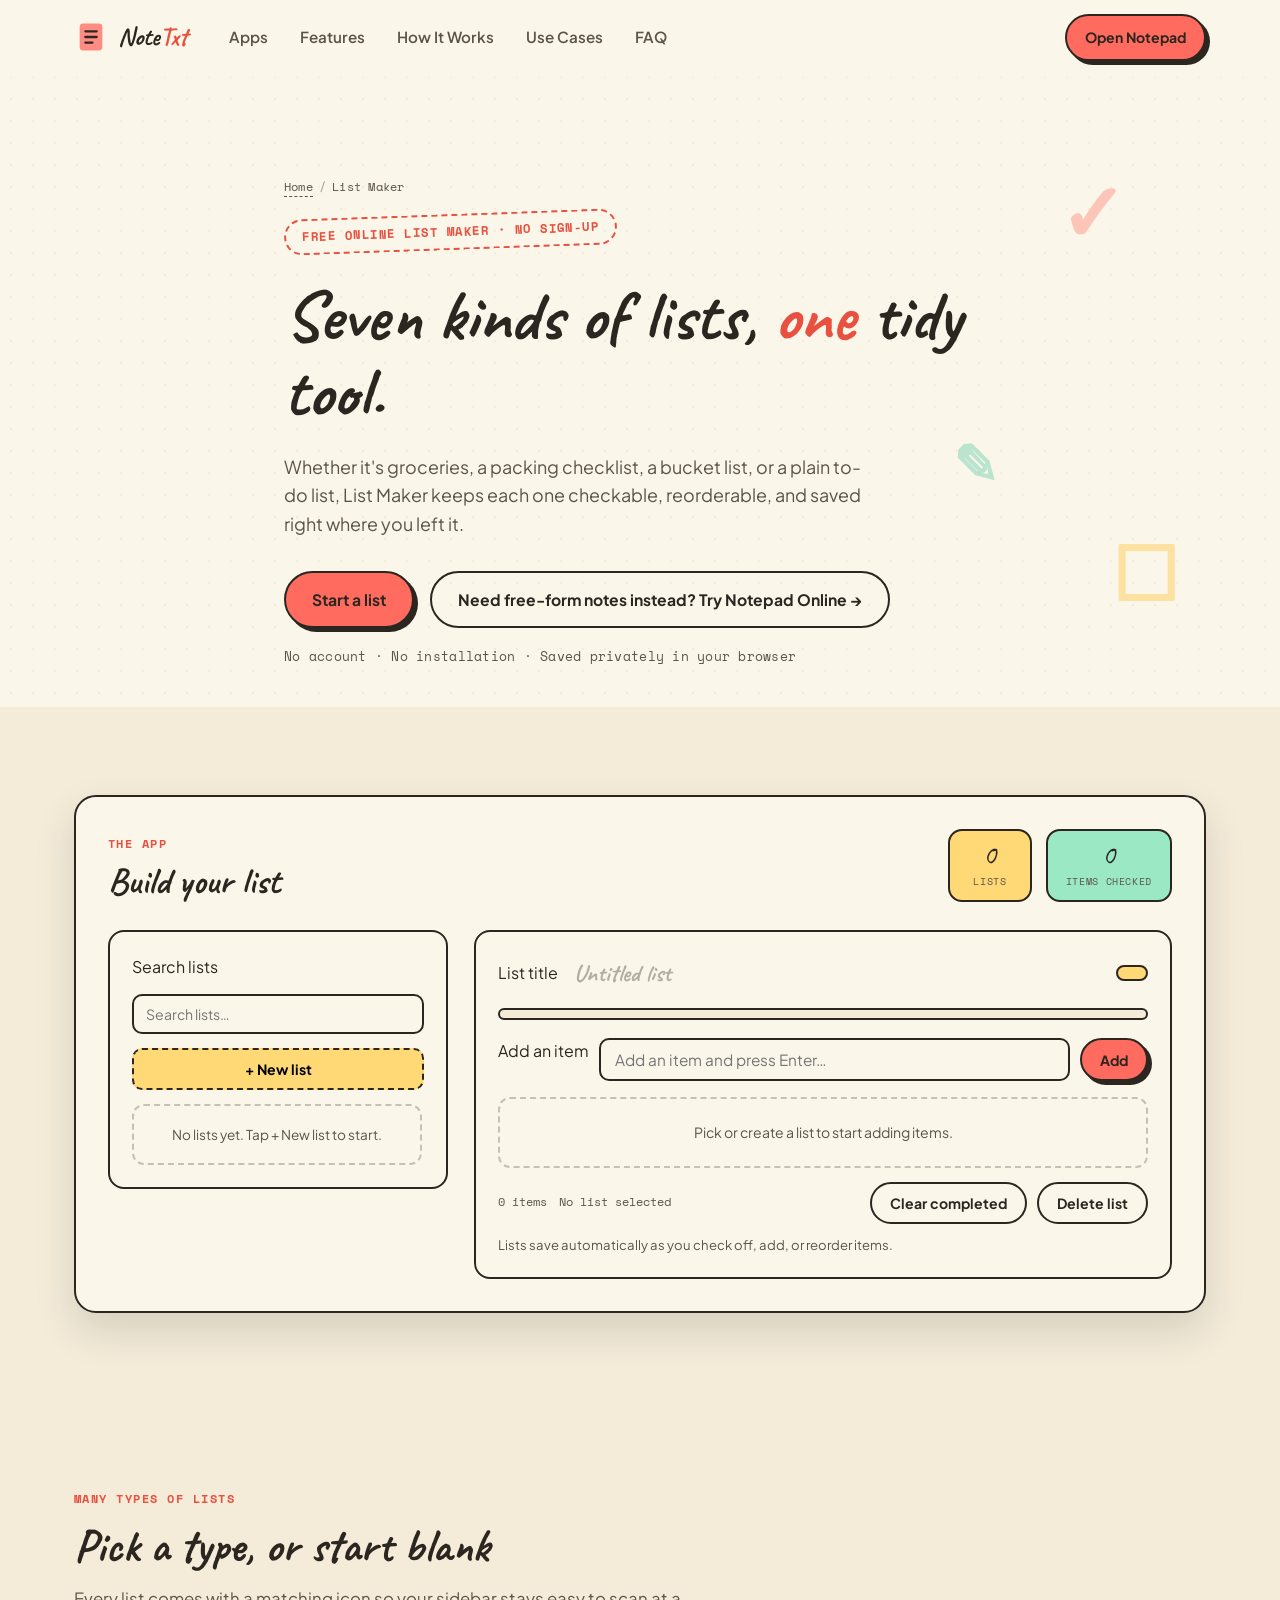
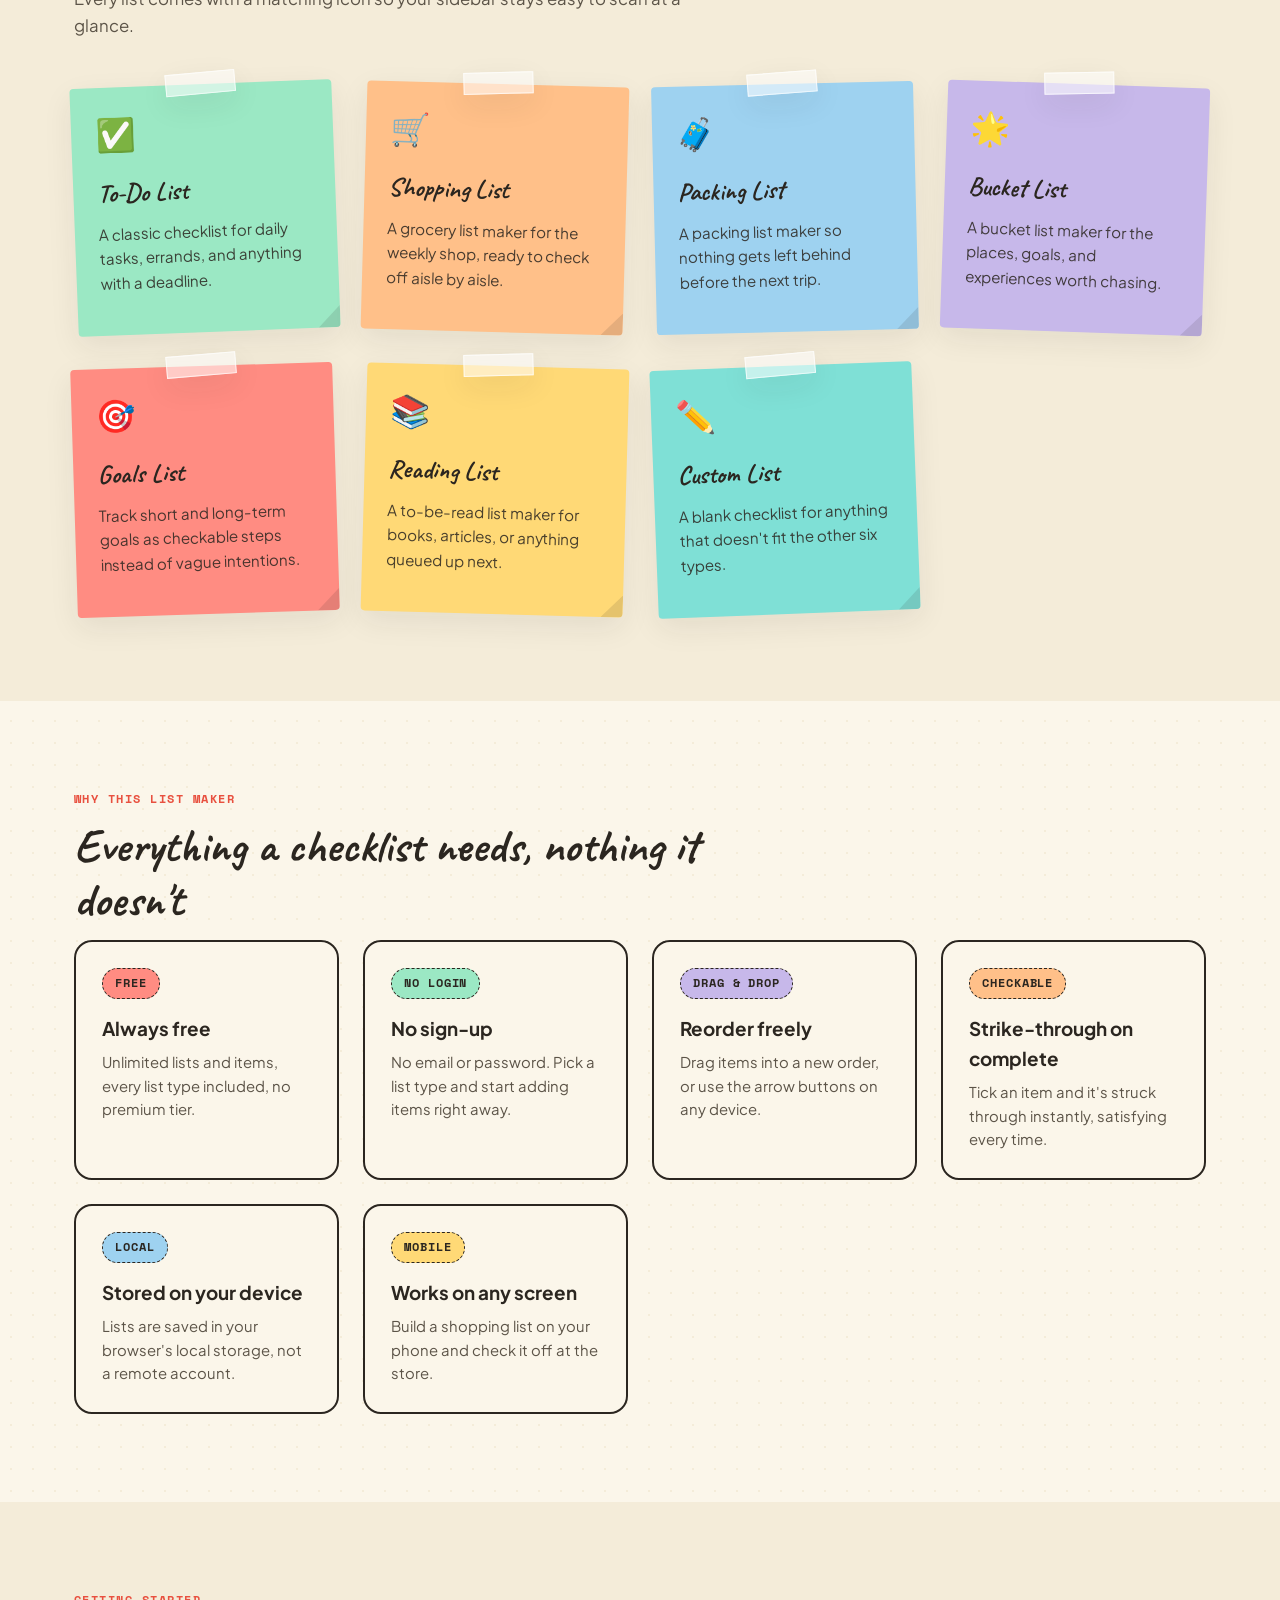
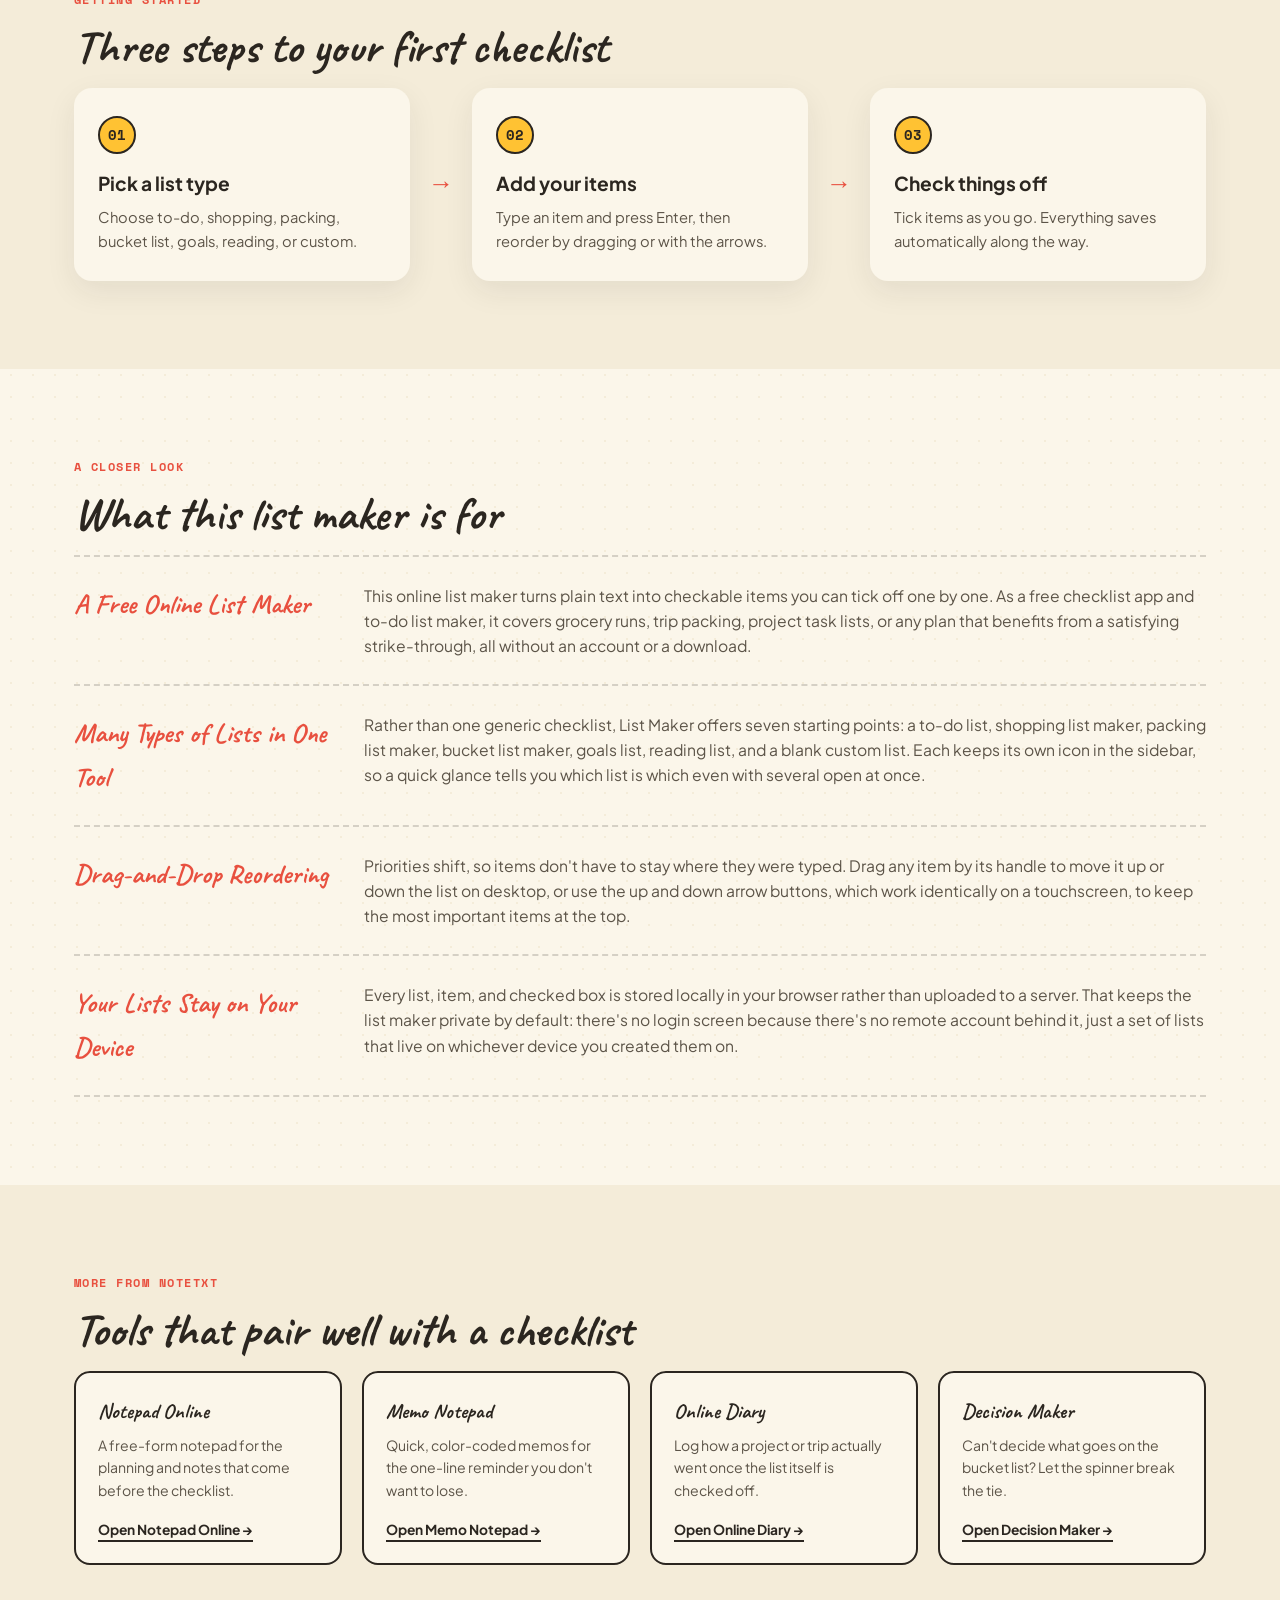
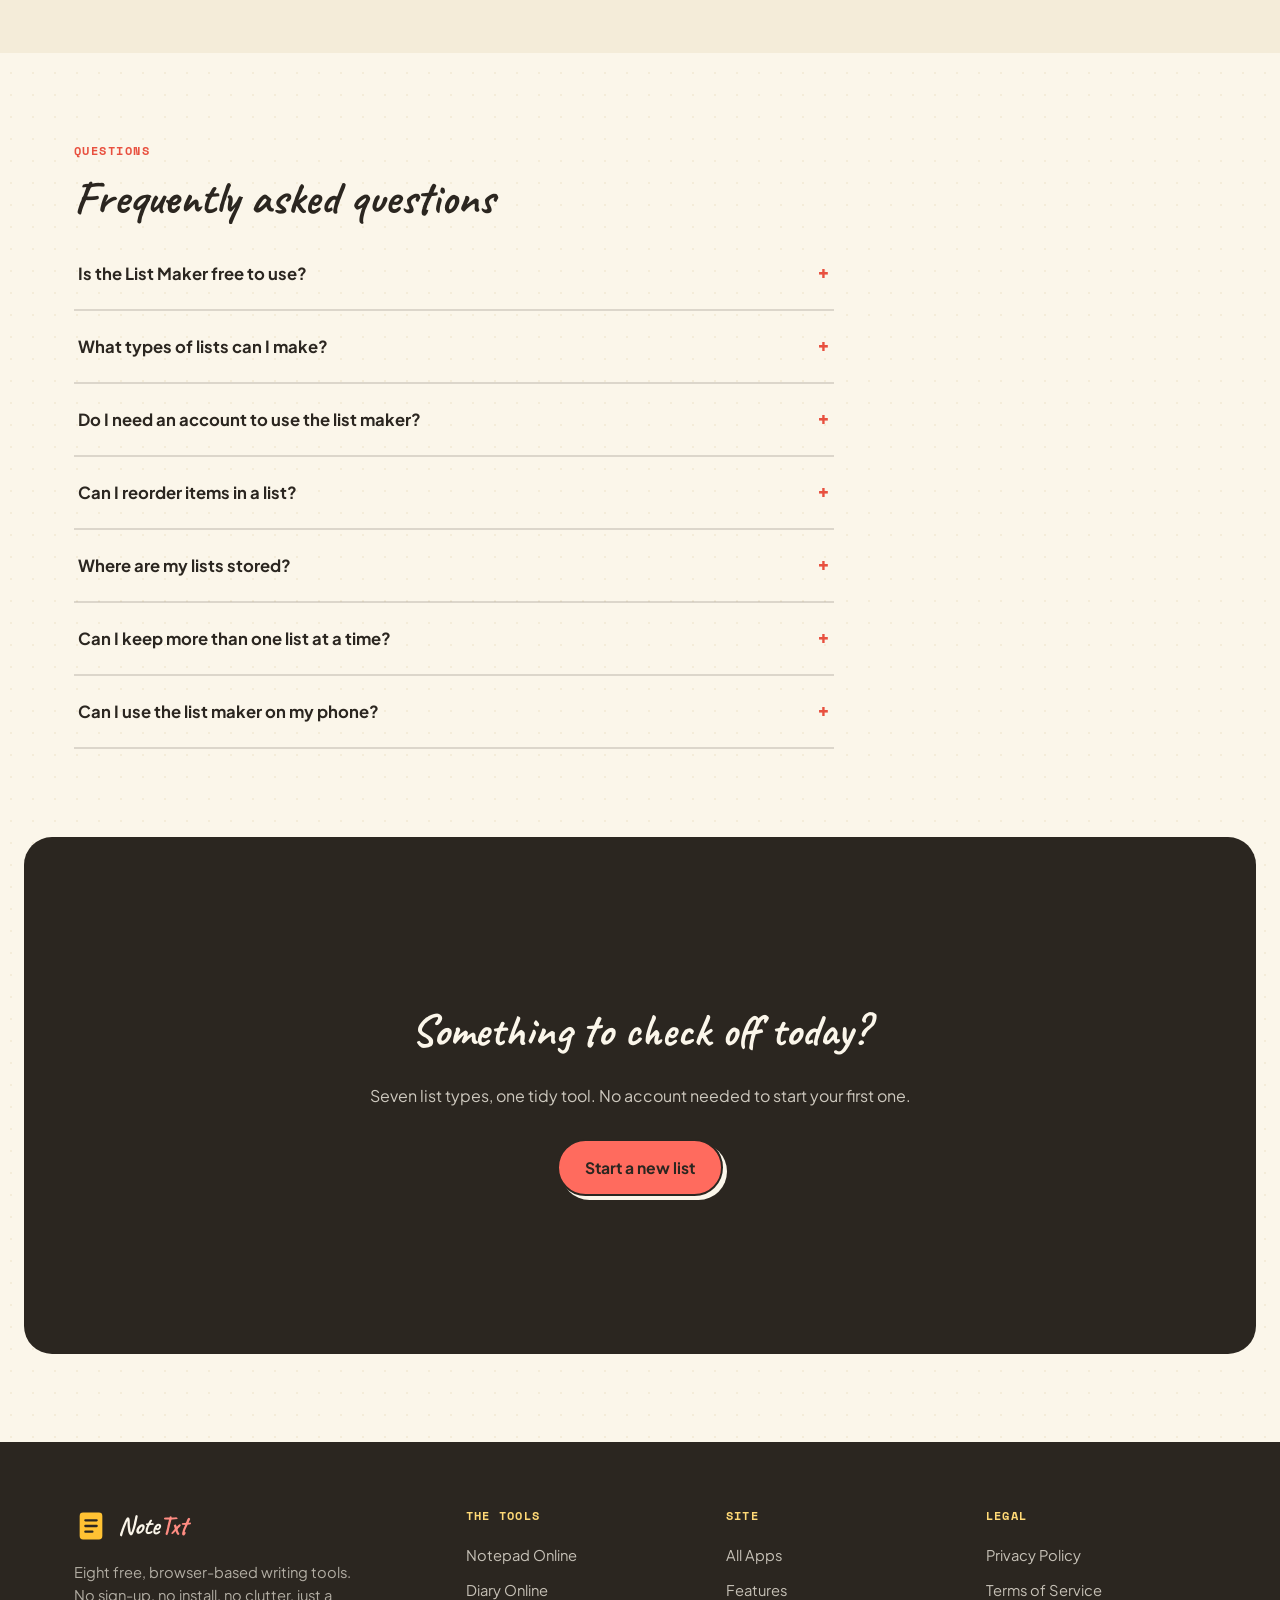
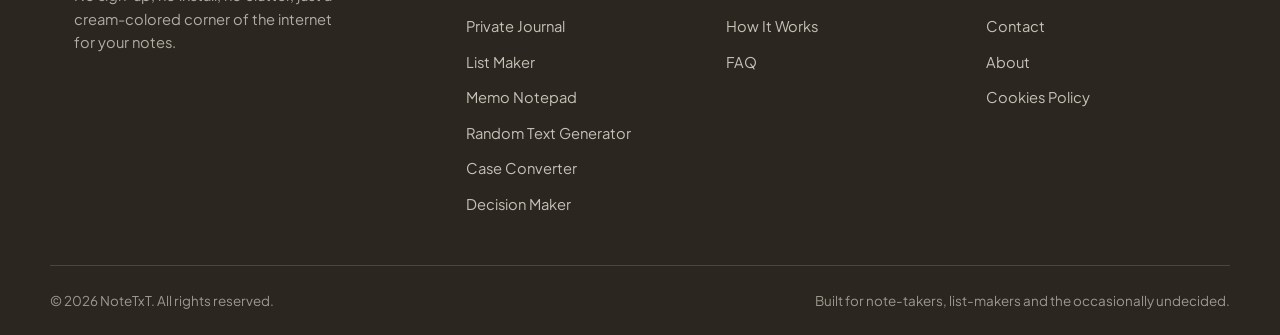
<file: list-maker.html>
<!DOCTYPE html>
<html lang="en">
<head>
<meta charset="UTF-8">
<meta name="viewport" content="width=device-width, initial-scale=1.0, viewport-fit=cover">
<title>List Maker – Free Online To-Do, Shopping & Packing List App | NoteTxt</title>
<meta name="description" content="A free online list maker with seven list types: to-do, shopping, packing, bucket list, goals, reading and custom. Drag-and-drop reordering, checkable items, no sign-up.">
<meta name="keywords" content="list maker, online list maker, to-do list maker, checklist app, shopping list maker, packing list maker, bucket list maker, free checklist app">
<meta name="author" content="NoteTxt">
<meta name="robots" content="index, follow, max-image-preview:large">
<link rel="canonical" href="https://notetxt.github.io/list-maker">
<meta name="theme-color" content="#FBF6EA">

<!-- Open Graph -->
<meta property="og:type" content="website">
<meta property="og:url" content="https://notetxt.github.io/list-maker">
<meta property="og:title" content="List Maker – Free Online To-Do, Shopping & Packing List App">
<meta property="og:description" content="A free online list maker with seven list types: to-do, shopping, packing, bucket list, goals, reading and custom. Drag-and-drop reordering, no sign-up.">
<meta property="og:image" content="https://notetxt.github.io/og-image.png">
<meta property="og:site_name" content="NoteTxt">

<!-- Twitter -->
<meta name="twitter:card" content="summary_large_image">
<meta name="twitter:title" content="List Maker – Free Online To-Do, Shopping & Packing List App">
<meta name="twitter:description" content="Seven list types, drag-and-drop reordering, checkable items. Free, no sign-up, saves privately in your browser.">
<meta name="twitter:image" content="https://notetxt.github.io/og-image.png">

<!-- Favicon -->
<link rel="icon" href="data:image/svg+xml,%3Csvg xmlns='http://www.w3.org/2000/svg' viewBox='0 0 100 100'%3E%3Crect width='100' height='100' rx='20' fill='%23FF8C82'/%3E%3Crect x='25' y='18' width='50' height='64' rx='4' fill='%23FBF6EA'/%3E%3Cline x1='34' y1='34' x2='66' y2='34' stroke='%232B2620' stroke-width='4' stroke-linecap='round'/%3E%3Cline x1='34' y1='46' x2='66' y2='46' stroke='%232B2620' stroke-width='4' stroke-linecap='round'/%3E%3Cline x1='34' y1='58' x2='54' y2='58' stroke='%232B2620' stroke-width='4' stroke-linecap='round'/%3E%3C/svg%3E">

<!-- Fonts -->
<link rel="preconnect" href="https://fonts.googleapis.com">
<link rel="preconnect" href="https://fonts.gstatic.com" crossorigin>
<link href="https://fonts.googleapis.com/css2?family=Caveat:wght@600;700&family=Plus+Jakarta+Sans:wght@400;500;600;700;800&family=Space+Mono:wght@400;700&display=swap" rel="stylesheet">

<link rel="stylesheet" href="/css/style.css">
<link rel="stylesheet" href="/css/app-shared.css">
<link rel="stylesheet" href="/css/list-maker.css">

<!-- Schema: BreadcrumbList -->
<script type="application/ld+json">
{
  "@context": "https://schema.org",
  "@type": "BreadcrumbList",
  "itemListElement": [
    { "@type": "ListItem", "position": 1, "name": "Home", "item": "https://notetxt.github.io/" },
    { "@type": "ListItem", "position": 2, "name": "List Maker", "item": "https://notetxt.github.io/list-maker" }
  ]
}
</script>

<!-- Schema: WebApplication -->
<script type="application/ld+json">
{
  "@context": "https://schema.org",
  "@type": "WebApplication",
  "name": "List Maker",
  "url": "https://notetxt.github.io/list-maker",
  "description": "A free online list maker supporting to-do, shopping, packing, bucket list, goals, reading and custom list types, with checkable items, drag-and-drop reordering, and local auto-save. No account required.",
  "applicationCategory": "ProductivityApplication",
  "operatingSystem": "Any",
  "browserRequirements": "Requires a modern web browser with JavaScript enabled",
  "isAccessibleForFree": true,
  "offers": { "@type": "Offer", "price": "0", "priceCurrency": "USD" },
  "featureList": [
    "Seven list types: to-do, shopping, packing, bucket list, goals, reading, custom",
    "Checkable items with strike-through on complete",
    "Drag-and-drop and button-based item reordering",
    "Multiple saved lists with search",
    "Auto-save to local browser storage",
    "No sign-up or account required",
    "Mobile-friendly responsive design"
  ]
}
</script>

<!-- Schema: FAQPage -->
<script type="application/ld+json">
{
  "@context": "https://schema.org",
  "@type": "FAQPage",
  "mainEntity": [
    {
      "@type": "Question", "name": "Is the List Maker free to use?",
      "acceptedAnswer": { "@type": "Answer", "text": "Yes. List Maker is completely free, with unlimited lists and items and no premium tier." }
    },
    {
      "@type": "Question", "name": "What types of lists can I make?",
      "acceptedAnswer": { "@type": "Answer", "text": "You can create to-do lists, shopping lists, packing lists, bucket lists, goals lists, reading lists, or a blank custom list for anything else." }
    },
    {
      "@type": "Question", "name": "Do I need an account to use the list maker?",
      "acceptedAnswer": { "@type": "Answer", "text": "No. There's no sign-up or login; open the page and start creating lists right away." }
    },
    {
      "@type": "Question", "name": "Can I reorder items in a list?",
      "acceptedAnswer": { "@type": "Answer", "text": "Yes. Drag an item by its handle to reorder it on desktop, or use the up and down arrow buttons on any device." }
    },
    {
      "@type": "Question", "name": "Where are my lists stored?",
      "acceptedAnswer": { "@type": "Answer", "text": "Lists are saved locally in your browser's storage on the device you're using, not on a remote server." }
    },
    {
      "@type": "Question", "name": "Can I keep more than one list at a time?",
      "acceptedAnswer": { "@type": "Answer", "text": "Yes. Every list you create is saved in the sidebar, so you can switch between a shopping list, a packing list, and a to-do list without losing any of them." }
    },
    {
      "@type": "Question", "name": "Can I use the list maker on my phone?",
      "acceptedAnswer": { "@type": "Answer", "text": "Yes. The list maker is fully responsive, and item reordering works on touch screens through the up and down arrow buttons." }
    }
  ]
}
</script>
</head>
<body>

<div id="site-header"></div>

<main id="top">

  <!-- ============ HERO ============ -->
  <section class="hero" style="padding-bottom:40px;" aria-label="Introduction">
    <div class="hero-doodles" aria-hidden="true">
      <span class="doodle doodle-1">✓</span>
      <span class="doodle doodle-2">✎</span>
      <span class="doodle doodle-4">☐</span>
    </div>
    <div class="container hero-inner">
      <p class="breadcrumb"><a href="/">Home</a><span>/</span>List Maker</p>
      <p class="eyebrow eyebrow-stamp">Free Online List Maker · No Sign-Up</p>
      <h1 class="hero-title">Seven kinds of lists, <span class="highlight">one</span> tidy tool.</h1>
      <p class="hero-sub">Whether it's groceries, a packing checklist, a bucket list, or a plain to-do list, List Maker keeps each one checkable, reorderable, and saved right where you left it.</p>
      <div class="hero-cta">
        <a href="#list-app" class="btn btn-primary">Start a list</a>
        <a href="notepad-online" class="btn btn-ghost">Need free-form notes instead? Try Notepad Online →</a>
      </div>
      <p class="hero-meta">No account · No installation · Saved privately in your browser</p>
    </div>
  </section>

  <!-- ============ MAIN APP ============ -->
  <section class="section app-section" id="list-app" aria-label="List Maker application">
    <div class="container">
      <div class="app-shell">
        <div class="app-header">
          <div>
            <p class="eyebrow">The App</p>
            <h2 class="section-title">Build your list</h2>
          </div>
          <div class="app-stats">
            <div class="stat">
              <span class="stat-num" id="statLists">0</span>
              <span class="stat-label">Lists</span>
            </div>
            <div class="stat">
              <span class="stat-num" id="statDone">0</span>
              <span class="stat-label">Items checked</span>
            </div>
          </div>
        </div>

        <div class="app-grid">
          <!-- Lists sidebar -->
          <div class="app-panel lists-sidebar-panel lists-sidebar">
            <label for="listsSearch" class="visually-hidden">Search lists</label>
            <input type="search" id="listsSearch" class="lists-search" placeholder="Search lists…">
            <button type="button" id="newListBtn" class="new-list-btn">+ New list</button>
            <div class="type-picker is-hidden" id="typePicker" aria-label="Choose a list type"></div>
            <div class="lists-list" id="listsList"></div>
          </div>

          <!-- Editor panel -->
          <div class="app-panel editor-panel">
            <div class="editor-top">
              <label for="listTitleInput" class="visually-hidden">List title</label>
              <input type="text" id="listTitleInput" class="list-title-input" placeholder="Untitled list" maxlength="120">
              <span class="type-badge" id="typeBadge"></span>
            </div>

            <div class="progress-wrap">
              <div class="progress-track">
                <div class="progress-fill" id="progressFill"></div>
              </div>
            </div>

            <div class="add-item-row">
              <label for="addItemInput" class="visually-hidden">Add an item</label>
              <input type="text" id="addItemInput" class="add-item-input" placeholder="Add an item and press Enter…">
              <button type="button" id="addItemBtn" class="btn btn-primary btn-sm">Add</button>
            </div>

            <div class="item-list" id="itemList"></div>

            <div class="editor-bottom">
              <span class="word-count" id="wordCount">0 items</span>
              <span class="save-status" id="saveStatus">No list selected</span>
              <div class="editor-actions">
                <button type="button" id="clearDoneBtn" class="btn btn-ghost btn-sm">Clear completed</button>
                <button type="button" id="deleteListBtn" class="btn btn-ghost btn-sm">Delete list</button>
              </div>
            </div>
            <p class="app-empty-note">Lists save automatically as you check off, add, or reorder items.</p>
          </div>
        </div>
      </div>
    </div>
  </section>

  <!-- ============ LIST TYPES ============ -->
  <section class="section apps" id="list-types" aria-label="Available list types">
    <div class="container">
      <p class="eyebrow">Many Types of Lists</p>
      <h2 class="section-title">Pick a type, or start blank</h2>
      <p class="section-sub">Every list comes with a matching icon so your sidebar stays easy to scan at a glance.</p>

      <div class="board">
        <article class="sticky sticky-mint rot-1">
          <span class="tape" aria-hidden="true"></span>
          <div class="sticky-icon" aria-hidden="true" style="font-size:2rem;line-height:1;">✅</div>
          <h3>To-Do List</h3>
          <p>A classic checklist for daily tasks, errands, and anything with a deadline.</p>
        </article>
        <article class="sticky sticky-peach rot-2">
          <span class="tape" aria-hidden="true"></span>
          <div class="sticky-icon" aria-hidden="true" style="font-size:2rem;line-height:1;">🛒</div>
          <h3>Shopping List</h3>
          <p>A grocery list maker for the weekly shop, ready to check off aisle by aisle.</p>
        </article>
        <article class="sticky sticky-sky rot-3">
          <span class="tape" aria-hidden="true"></span>
          <div class="sticky-icon" aria-hidden="true" style="font-size:2rem;line-height:1;">🧳</div>
          <h3>Packing List</h3>
          <p>A packing list maker so nothing gets left behind before the next trip.</p>
        </article>
        <article class="sticky sticky-lavender rot-4">
          <span class="tape" aria-hidden="true"></span>
          <div class="sticky-icon" aria-hidden="true" style="font-size:2rem;line-height:1;">🌟</div>
          <h3>Bucket List</h3>
          <p>A bucket list maker for the places, goals, and experiences worth chasing.</p>
        </article>
        <article class="sticky sticky-coral rot-5">
          <span class="tape" aria-hidden="true"></span>
          <div class="sticky-icon" aria-hidden="true" style="font-size:2rem;line-height:1;">🎯</div>
          <h3>Goals List</h3>
          <p>Track short and long-term goals as checkable steps instead of vague intentions.</p>
        </article>
        <article class="sticky sticky-yellow rot-2">
          <span class="tape" aria-hidden="true"></span>
          <div class="sticky-icon" aria-hidden="true" style="font-size:2rem;line-height:1;">📚</div>
          <h3>Reading List</h3>
          <p>A to-be-read list maker for books, articles, or anything queued up next.</p>
        </article>
        <article class="sticky sticky-turquoise rot-1">
          <span class="tape" aria-hidden="true"></span>
          <div class="sticky-icon" aria-hidden="true" style="font-size:2rem;line-height:1;">✏️</div>
          <h3>Custom List</h3>
          <p>A blank checklist for anything that doesn't fit the other six types.</p>
        </article>
      </div>
    </div>
  </section>

  <!-- ============ FEATURES ============ -->
  <section class="section features" id="features" aria-label="List maker features">
    <div class="container">
      <p class="eyebrow">Why This List Maker</p>
      <h2 class="section-title">Everything a checklist needs, nothing it doesn't</h2>
      <div class="feature-grid">
        <div class="feature-card">
          <div class="feature-stamp stamp-coral">FREE</div>
          <h3>Always free</h3>
          <p>Unlimited lists and items, every list type included, no premium tier.</p>
        </div>
        <div class="feature-card">
          <div class="feature-stamp stamp-mint">NO LOGIN</div>
          <h3>No sign-up</h3>
          <p>No email or password. Pick a list type and start adding items right away.</p>
        </div>
        <div class="feature-card">
          <div class="feature-stamp stamp-lavender">DRAG & DROP</div>
          <h3>Reorder freely</h3>
          <p>Drag items into a new order, or use the arrow buttons on any device.</p>
        </div>
        <div class="feature-card">
          <div class="feature-stamp stamp-peach">CHECKABLE</div>
          <h3>Strike-through on complete</h3>
          <p>Tick an item and it's struck through instantly, satisfying every time.</p>
        </div>
        <div class="feature-card">
          <div class="feature-stamp stamp-sky">LOCAL</div>
          <h3>Stored on your device</h3>
          <p>Lists are saved in your browser's local storage, not a remote account.</p>
        </div>
        <div class="feature-card">
          <div class="feature-stamp stamp-yellow">MOBILE</div>
          <h3>Works on any screen</h3>
          <p>Build a shopping list on your phone and check it off at the store.</p>
        </div>
      </div>
    </div>
  </section>

  <!-- ============ HOW IT WORKS ============ -->
  <section class="section how" id="how-it-works" aria-label="How the list maker works">
    <div class="container">
      <p class="eyebrow">Getting Started</p>
      <h2 class="section-title">Three steps to your first checklist</h2>
      <div class="steps">
        <div class="step">
          <span class="step-num">01</span>
          <h3>Pick a list type</h3>
          <p>Choose to-do, shopping, packing, bucket list, goals, reading, or custom.</p>
        </div>
        <div class="step-arrow" aria-hidden="true">→</div>
        <div class="step">
          <span class="step-num">02</span>
          <h3>Add your items</h3>
          <p>Type an item and press Enter, then reorder by dragging or with the arrows.</p>
        </div>
        <div class="step-arrow" aria-hidden="true">→</div>
        <div class="step">
          <span class="step-num">03</span>
          <h3>Check things off</h3>
          <p>Tick items as you go. Everything saves automatically along the way.</p>
        </div>
      </div>
    </div>
  </section>

  <!-- ============ SEO DETAIL CONTENT ============ -->
  <section class="section detail" id="about-list-maker" aria-label="About the online list maker">
    <div class="container">
      <p class="eyebrow">A Closer Look</p>
      <h2 class="section-title">What this list maker is for</h2>

      <div class="detail-row">
        <h3>A Free Online List Maker</h3>
        <p>This online list maker turns plain text into checkable items you can tick off one by one. As a free checklist app and to-do list maker, it covers grocery runs, trip packing, project task lists, or any plan that benefits from a satisfying strike-through, all without an account or a download.</p>
      </div>
      <div class="detail-row">
        <h3>Many Types of Lists in One Tool</h3>
        <p>Rather than one generic checklist, List Maker offers seven starting points: a to-do list, shopping list maker, packing list maker, bucket list maker, goals list, reading list, and a blank custom list. Each keeps its own icon in the sidebar, so a quick glance tells you which list is which even with several open at once.</p>
      </div>
      <div class="detail-row">
        <h3>Drag-and-Drop Reordering</h3>
        <p>Priorities shift, so items don't have to stay where they were typed. Drag any item by its handle to move it up or down the list on desktop, or use the up and down arrow buttons, which work identically on a touchscreen, to keep the most important items at the top.</p>
      </div>
      <div class="detail-row">
        <h3>Your Lists Stay on Your Device</h3>
        <p>Every list, item, and checked box is stored locally in your browser rather than uploaded to a server. That keeps the list maker private by default: there's no login screen because there's no remote account behind it, just a set of lists that live on whichever device you created them on.</p>
      </div>
    </div>
  </section>

  <!-- ============ RELATED TOOLS ============ -->
  <section class="section use-cases" id="related-tools" aria-label="Related NoteTxt tools">
    <div class="container">
      <p class="eyebrow">More From NoteTxt</p>
      <h2 class="section-title">Tools that pair well with a checklist</h2>
      <div class="related-grid">
        <div class="related-card">
          <h3>Notepad Online</h3>
          <p>A free-form notepad for the planning and notes that come before the checklist.</p>
          <a href="notepad-online">Open Notepad Online →</a>
        </div>
        <div class="related-card">
          <h3>Memo Notepad</h3>
          <p>Quick, color-coded memos for the one-line reminder you don't want to lose.</p>
          <a href="memo-notepad">Open Memo Notepad →</a>
        </div>
        <div class="related-card">
          <h3>Online Diary</h3>
          <p>Log how a project or trip actually went once the list itself is checked off.</p>
          <a href="online-diary">Open Online Diary →</a>
        </div>
        <div class="related-card">
          <h3>Decision Maker</h3>
          <p>Can't decide what goes on the bucket list? Let the spinner break the tie.</p>
          <a href="decision-maker">Open Decision Maker →</a>
        </div>
      </div>
    </div>
  </section>

  <!-- ============ FAQ ============ -->
  <section class="section faq" id="faq" aria-label="Frequently asked questions about the list maker">
    <div class="container">
      <p class="eyebrow">Questions</p>
      <h2 class="section-title">Frequently asked questions</h2>
      <div class="faq-list">

        <div class="faq-item">
          <button class="faq-q" aria-expanded="false">
            Is the List Maker free to use?
            <span class="faq-toggle" aria-hidden="true">+</span>
          </button>
          <div class="faq-a"><p>Yes. List Maker is completely free, with unlimited lists and items and no premium tier.</p></div>
        </div>

        <div class="faq-item">
          <button class="faq-q" aria-expanded="false">
            What types of lists can I make?
            <span class="faq-toggle" aria-hidden="true">+</span>
          </button>
          <div class="faq-a"><p>You can create to-do lists, shopping lists, packing lists, bucket lists, goals lists, reading lists, or a blank custom list for anything else.</p></div>
        </div>

        <div class="faq-item">
          <button class="faq-q" aria-expanded="false">
            Do I need an account to use the list maker?
            <span class="faq-toggle" aria-hidden="true">+</span>
          </button>
          <div class="faq-a"><p>No. There's no sign-up or login; open the page and start creating lists right away.</p></div>
        </div>

        <div class="faq-item">
          <button class="faq-q" aria-expanded="false">
            Can I reorder items in a list?
            <span class="faq-toggle" aria-hidden="true">+</span>
          </button>
          <div class="faq-a"><p>Yes. Drag an item by its handle to reorder it on desktop, or use the up and down arrow buttons on any device.</p></div>
        </div>

        <div class="faq-item">
          <button class="faq-q" aria-expanded="false">
            Where are my lists stored?
            <span class="faq-toggle" aria-hidden="true">+</span>
          </button>
          <div class="faq-a"><p>Lists are saved locally in your browser's storage on the device you're using, not on a remote server.</p></div>
        </div>

        <div class="faq-item">
          <button class="faq-q" aria-expanded="false">
            Can I keep more than one list at a time?
            <span class="faq-toggle" aria-hidden="true">+</span>
          </button>
          <div class="faq-a"><p>Yes. Every list you create is saved in the sidebar, so you can switch between a shopping list, a packing list, and a to-do list without losing any of them.</p></div>
        </div>

        <div class="faq-item">
          <button class="faq-q" aria-expanded="false">
            Can I use the list maker on my phone?
            <span class="faq-toggle" aria-hidden="true">+</span>
          </button>
          <div class="faq-a"><p>Yes. The list maker is fully responsive, and item reordering works on touch screens through the up and down arrow buttons.</p></div>
        </div>

      </div>
    </div>
  </section>

  <!-- ============ FINAL CTA ============ -->
  <section class="section cta" aria-label="Start a list">
    <div class="container cta-inner">
      <h2>Something to check off today?</h2>
      <p>Seven list types, one tidy tool. No account needed to start your first one.</p>
      <a href="#list-app" class="btn btn-primary">Start a new list</a>
    </div>
  </section>

</main>

<div id="site-footer"></div>

<script src="/js/header.js" defer></script>
<script src="/js/footer.js" defer></script>
<script src="/js/main.js" defer></script>
<script src="/js/list-maker-app.js" defer></script>
</body>
</html>
</file>
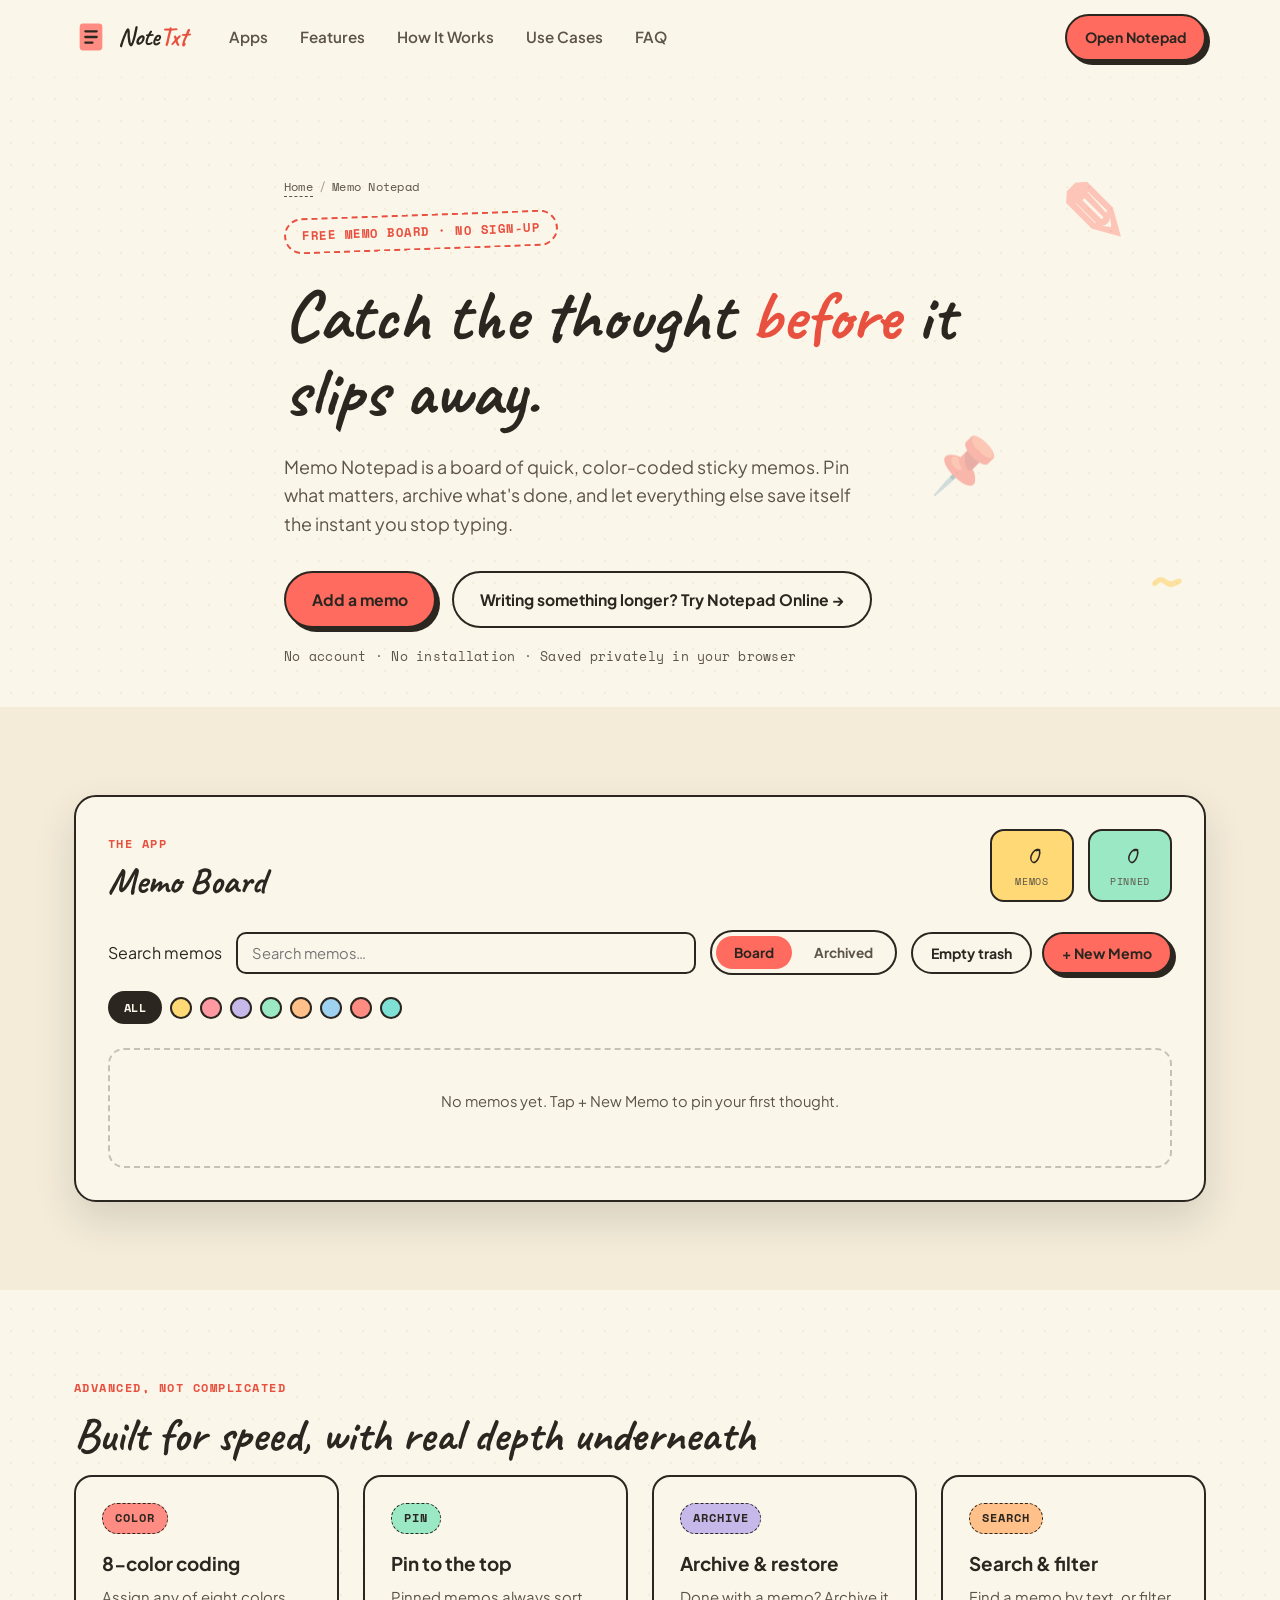
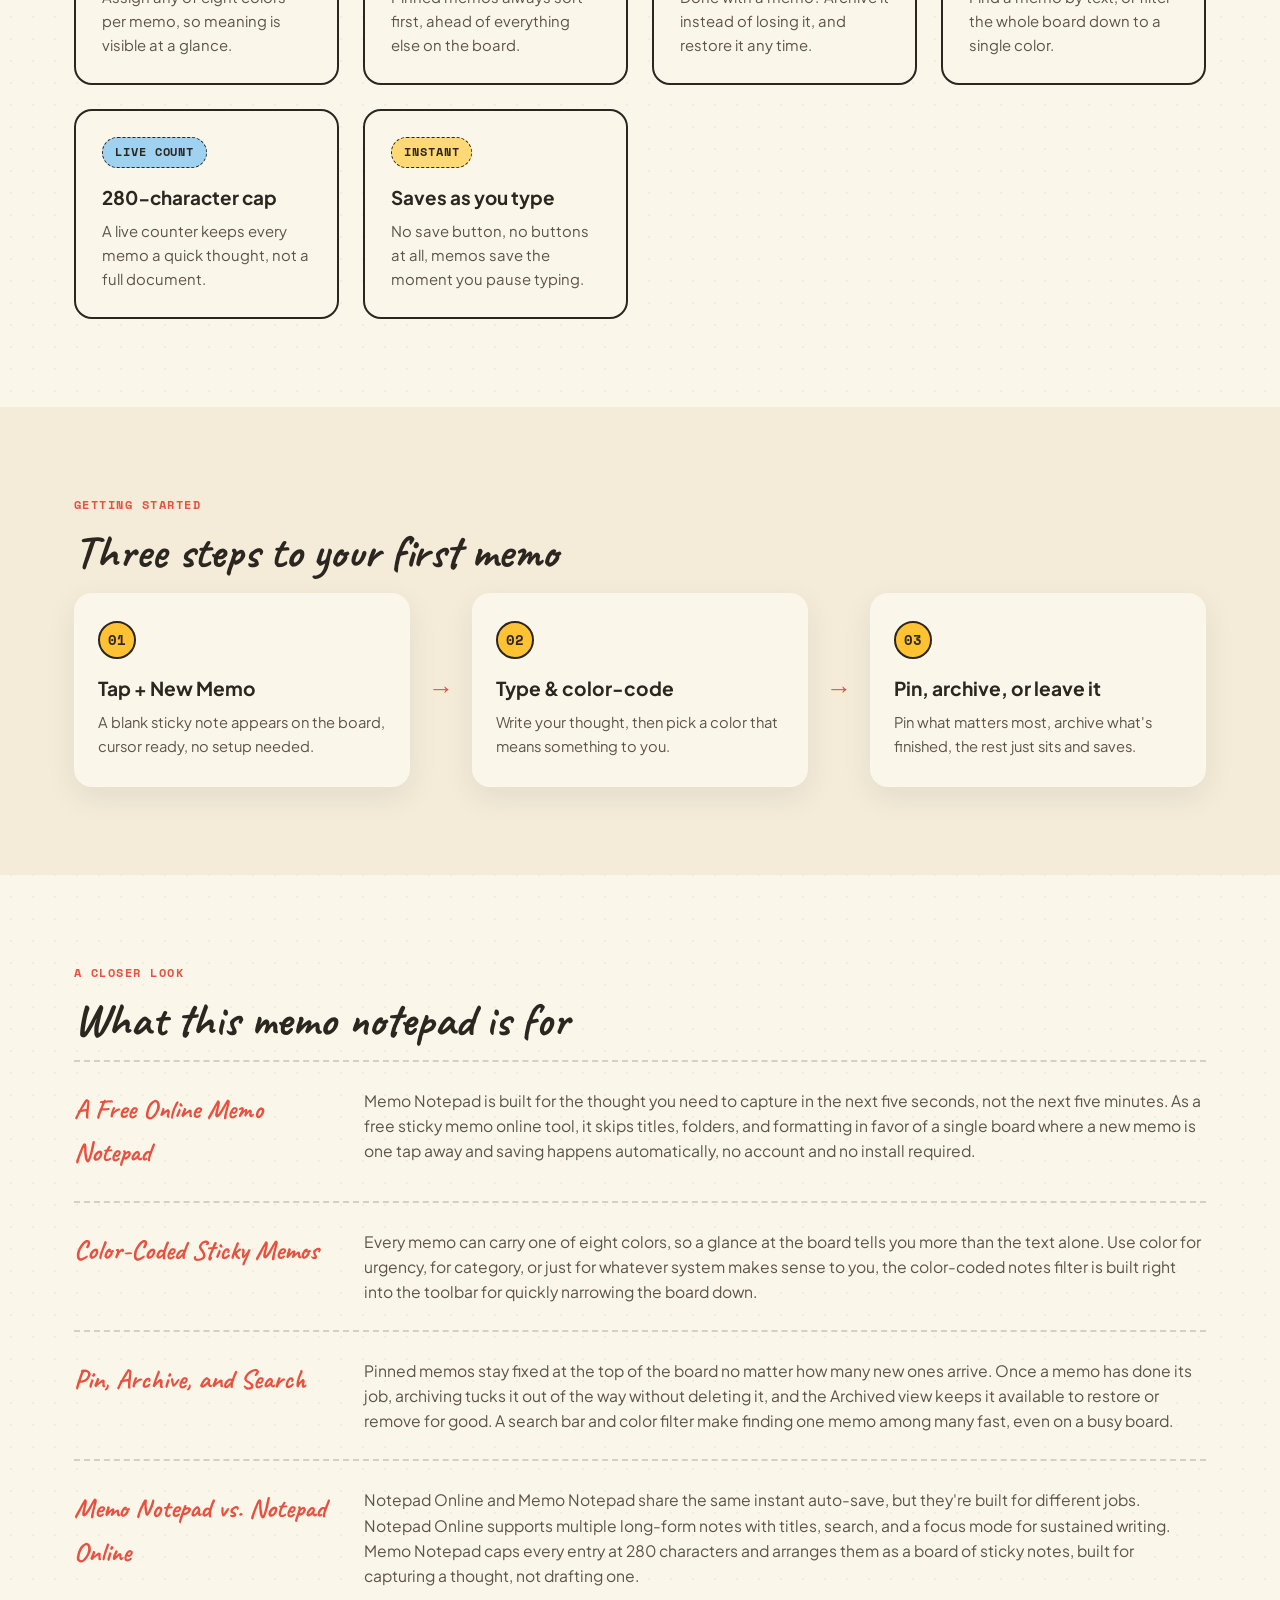
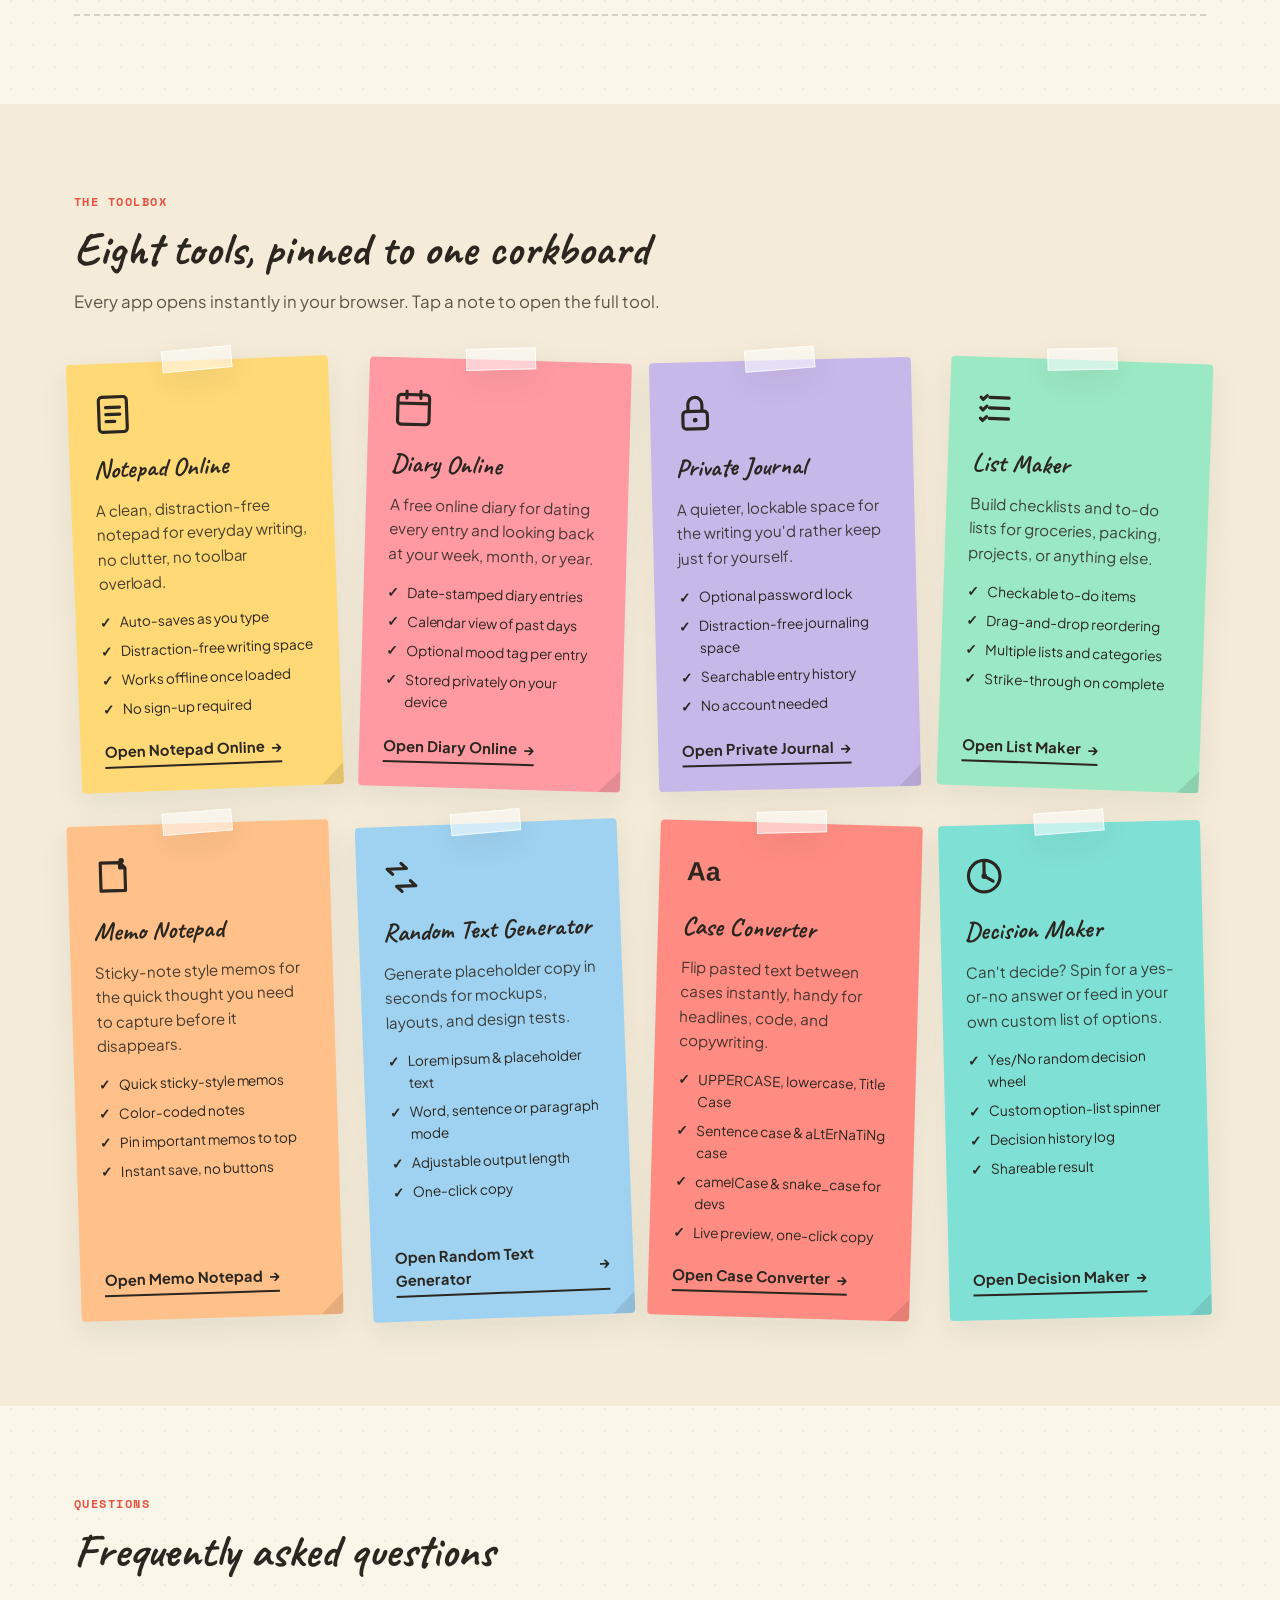
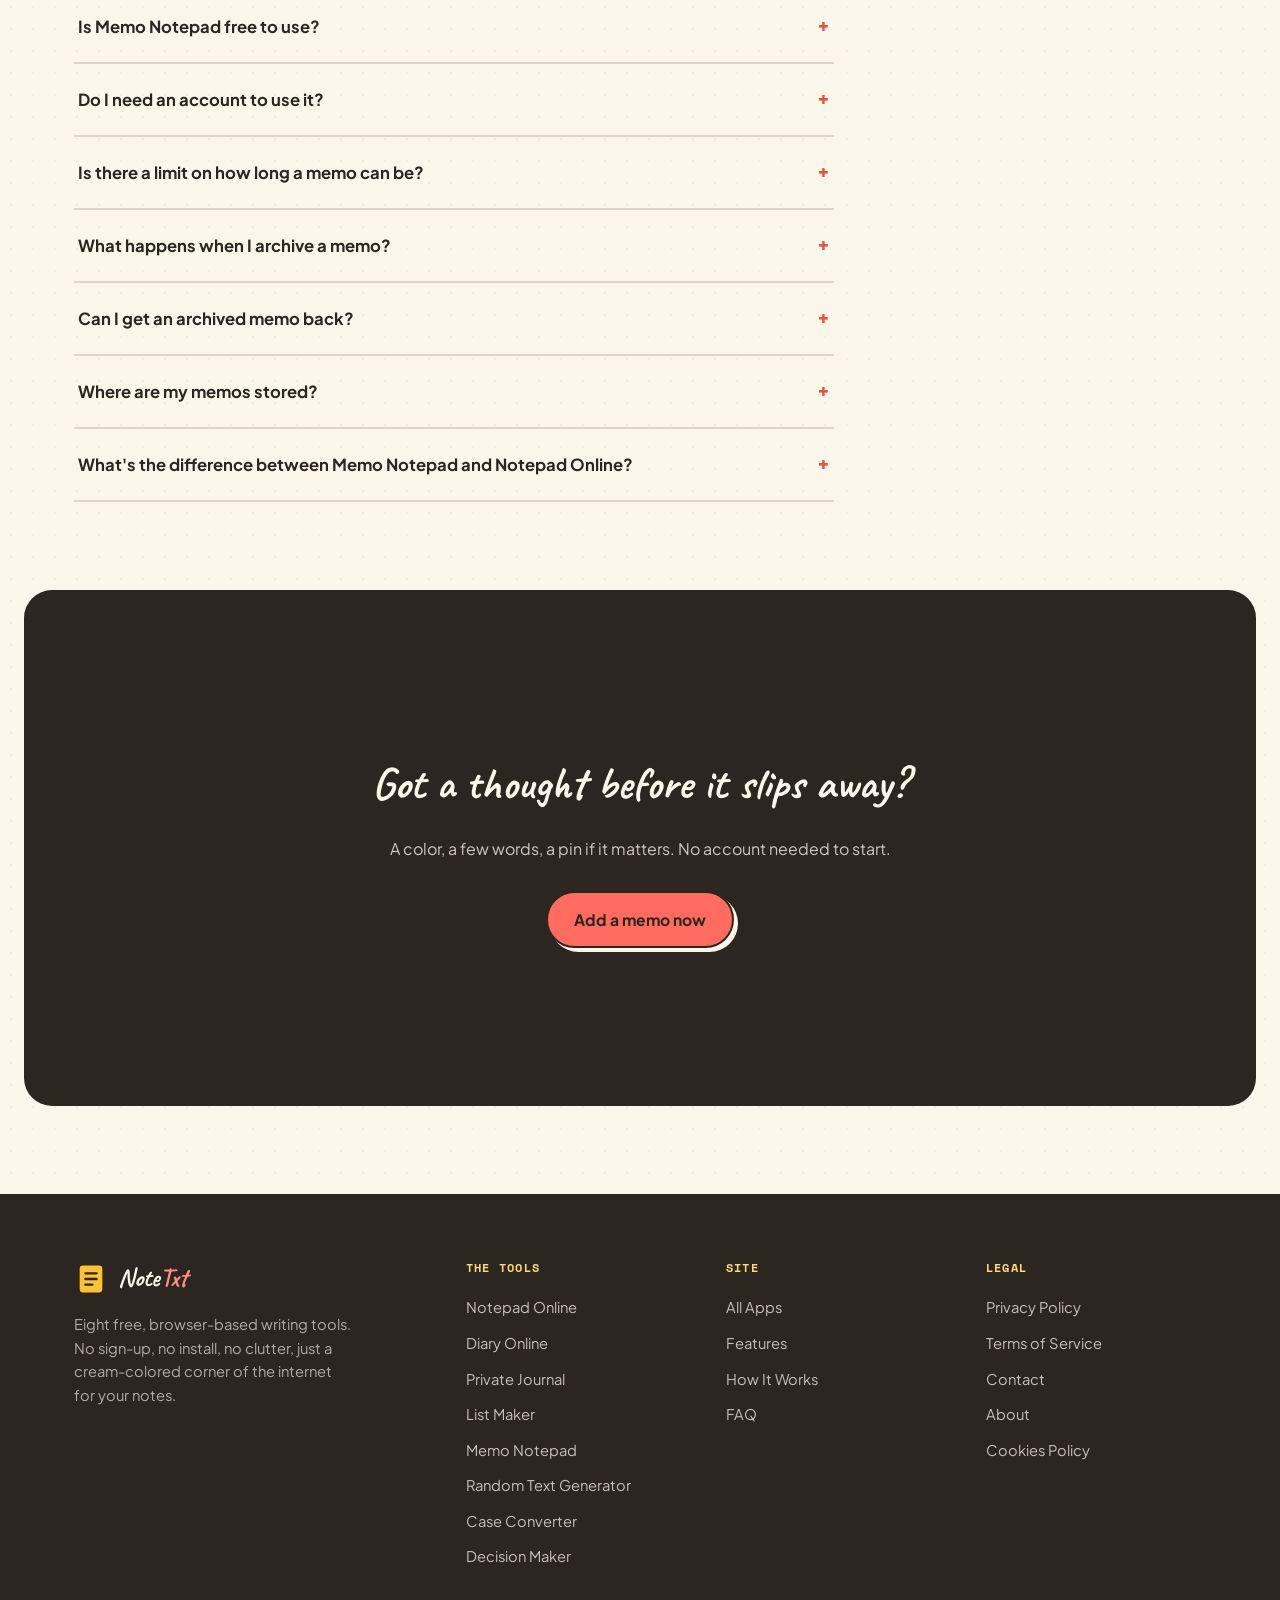
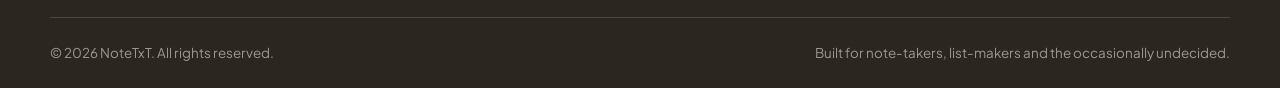
<file: memo-notepad.html>
<!DOCTYPE html>
<html lang="en">
<head>
<meta charset="UTF-8">
<meta name="viewport" content="width=device-width, initial-scale=1.0, viewport-fit=cover">
<title>Memo Notepad Online – Free Sticky Notes & Quick Memos | NoteTxt</title>
<meta name="description" content="A free online memo notepad with color-coded sticky memos, pin-to-top, archive & restore, search, and instant auto-save. No sign-up — quick notes saved privately in your browser.">
<meta name="keywords" content="memo notepad, sticky notes online, quick notes app, online memo board, color coded notes, sticky memo online, quick notepad app">
<meta name="author" content="NoteTxt">
<meta name="robots" content="index, follow, max-image-preview:large">
<link rel="canonical" href="https://notetxt.github.io/memo-notepad">
<meta name="theme-color" content="#FBF6EA">

<!-- Open Graph -->
<meta property="og:type" content="website">
<meta property="og:url" content="https://notetxt.github.io/memo-notepad">
<meta property="og:title" content="Memo Notepad – Free Online Sticky Notes & Quick Memos">
<meta property="og:description" content="Color-coded sticky memos with pin-to-top, archive & restore, search, and instant auto-save. Free, no sign-up, saves privately in your browser.">
<meta property="og:image" content="https://notetxt.github.io/og-image.png">
<meta property="og:site_name" content="NoteTxt">

<!-- Twitter -->
<meta name="twitter:card" content="summary_large_image">
<meta name="twitter:title" content="Memo Notepad – Free Online Sticky Notes & Quick Memos">
<meta name="twitter:description" content="Color-coded sticky memos with pin-to-top, archive & restore, and search. Free, no sign-up required.">
<meta name="twitter:image" content="https://notetxt.github.io/og-image.png">

<!-- Favicon -->
<link rel="icon" href="data:image/svg+xml,%3Csvg xmlns='http://www.w3.org/2000/svg' viewBox='0 0 100 100'%3E%3Crect width='100' height='100' rx='20' fill='%23FF8C82'/%3E%3Crect x='25' y='18' width='50' height='64' rx='4' fill='%23FBF6EA'/%3E%3Cline x1='34' y1='34' x2='66' y2='34' stroke='%232B2620' stroke-width='4' stroke-linecap='round'/%3E%3Cline x1='34' y1='46' x2='66' y2='46' stroke='%232B2620' stroke-width='4' stroke-linecap='round'/%3E%3Cline x1='34' y1='58' x2='54' y2='58' stroke='%232B2620' stroke-width='4' stroke-linecap='round'/%3E%3C/svg%3E">

<!-- Fonts -->
<link rel="preconnect" href="https://fonts.googleapis.com">
<link rel="preconnect" href="https://fonts.gstatic.com" crossorigin>
<link href="https://fonts.googleapis.com/css2?family=Caveat:wght@600;700&family=Plus+Jakarta+Sans:wght@400;500;600;700;800&family=Space+Mono:wght@400;700&display=swap" rel="stylesheet">

<link rel="stylesheet" href="/css/style.css">
<link rel="stylesheet" href="/css/app-shared.css">
<link rel="stylesheet" href="/css/memo.css">

<!-- Schema: BreadcrumbList -->
<script type="application/ld+json">
{
  "@context": "https://schema.org",
  "@type": "BreadcrumbList",
  "itemListElement": [
    { "@type": "ListItem", "position": 1, "name": "Home", "item": "https://notetxt.github.io/" },
    { "@type": "ListItem", "position": 2, "name": "Memo Notepad", "item": "https://notetxt.github.io/memo-notepad" }
  ]
}
</script>

<!-- Schema: WebApplication -->
<script type="application/ld+json">
{
  "@context": "https://schema.org",
  "@type": "WebApplication",
  "name": "Memo Notepad",
  "url": "https://notetxt.github.io/memo-notepad",
  "description": "A free online memo notepad for quick, color-coded sticky memos with pin-to-top, archive and restore, search and color filtering, and a live character counter. No account required.",
  "applicationCategory": "ProductivityApplication",
  "operatingSystem": "Any",
  "browserRequirements": "Requires a modern web browser with JavaScript enabled",
  "isAccessibleForFree": true,
  "offers": { "@type": "Offer", "price": "0", "priceCurrency": "USD" },
  "featureList": [
    "Color-coded sticky memos in eight colors",
    "Pin important memos to the top of the board",
    "Archive and restore memos instead of permanent loss",
    "Search and filter memos by text or color",
    "Live 280-character counter for quick, focused memos",
    "Instant auto-save to local browser storage",
    "No sign-up or account required",
    "Mobile-friendly responsive design"
  ]
}
</script>

<!-- Schema: FAQPage -->
<script type="application/ld+json">
{
  "@context": "https://schema.org",
  "@type": "FAQPage",
  "mainEntity": [
    {
      "@type": "Question", "name": "Is Memo Notepad free to use?",
      "acceptedAnswer": { "@type": "Answer", "text": "Yes. Memo Notepad is completely free, with unlimited memos and no premium tier." }
    },
    {
      "@type": "Question", "name": "Do I need an account to use it?",
      "acceptedAnswer": { "@type": "Answer", "text": "No. There's no sign-up or login; tap + New Memo and start typing." }
    },
    {
      "@type": "Question", "name": "Is there a limit on how long a memo can be?",
      "acceptedAnswer": { "@type": "Answer", "text": "Yes, each memo is capped at 280 characters, on purpose, to keep memos quick rather than turning into long documents." }
    },
    {
      "@type": "Question", "name": "What happens when I archive a memo?",
      "acceptedAnswer": { "@type": "Answer", "text": "Archiving moves a memo out of the main board and into the Archived view, without deleting it." }
    },
    {
      "@type": "Question", "name": "Can I get an archived memo back?",
      "acceptedAnswer": { "@type": "Answer", "text": "Yes. Open the Archived view and tap Restore on any memo to bring it back to the board." }
    },
    {
      "@type": "Question", "name": "Where are my memos stored?",
      "acceptedAnswer": { "@type": "Answer", "text": "Memos are stored locally in your browser's storage on the device you're using, not on a remote server." }
    },
    {
      "@type": "Question", "name": "What's the difference between Memo Notepad and Notepad Online?",
      "acceptedAnswer": { "@type": "Answer", "text": "Memo Notepad is built for short, color-coded, pinnable memos capped at 280 characters, while Notepad Online supports longer, multi-note writing with titles and a focus mode." }
    }
  ]
}
</script>
</head>
<body>

<div id="site-header"></div>

<main id="top">

  <!-- ============ HERO ============ -->
  <section class="hero" style="padding-bottom:40px;" aria-label="Introduction">
    <div class="hero-doodles" aria-hidden="true">
      <span class="doodle doodle-1">✎</span>
      <span class="doodle doodle-2">📌</span>
      <span class="doodle doodle-4">~</span>
    </div>
    <div class="container hero-inner">
      <p class="breadcrumb"><a href="/">Home</a><span>/</span>Memo Notepad</p>
      <p class="eyebrow eyebrow-stamp">Free Memo Board · No Sign-Up</p>
      <h1 class="hero-title">Catch the thought <span class="highlight">before</span> it slips away.</h1>
      <p class="hero-sub">Memo Notepad is a board of quick, color-coded sticky memos. Pin what matters, archive what's done, and let everything else save itself the instant you stop typing.</p>
      <div class="hero-cta">
        <a href="#memo-app" class="btn btn-primary">Add a memo</a>
        <a href="notepad" class="btn btn-ghost">Writing something longer? Try Notepad Online →</a>
      </div>
      <p class="hero-meta">No account · No installation · Saved privately in your browser</p>
    </div>
  </section>

  <!-- ============ MAIN APP ============ -->
  <section class="section app-section" id="memo-app" aria-label="Memo Notepad application">
    <div class="container">
      <div class="app-shell">
        <div class="app-header">
          <div>
            <p class="eyebrow">The App</p>
            <h2 class="section-title">Memo Board</h2>
          </div>
          <div class="app-stats">
            <div class="stat">
              <span class="stat-num" id="statMemos">0</span>
              <span class="stat-label">Memos</span>
            </div>
            <div class="stat">
              <span class="stat-num" id="statPinned">0</span>
              <span class="stat-label">Pinned</span>
            </div>
          </div>
        </div>

        <div class="memo-toolbar">
          <label for="memoSearch" class="visually-hidden">Search memos</label>
          <input type="search" id="memoSearch" class="memo-search" placeholder="Search memos…">
          <div class="view-tabs" role="tablist">
            <button type="button" class="view-tab is-active" id="boardTab" data-view="board" role="tab">Board</button>
            <button type="button" class="view-tab" id="archivedTab" data-view="archived" role="tab">Archived</button>
          </div>
          <div class="memo-app-actions">
            <button type="button" id="emptyTrashBtn" class="btn btn-ghost btn-sm hidden">Empty trash</button>
            <button type="button" id="newMemoBtn" class="btn btn-primary btn-sm">+ New Memo</button>
          </div>
        </div>

        <div class="color-filter" id="colorFilter" aria-label="Filter memos by color">
          <button type="button" class="filter-chip is-active" data-color="" id="filterAllBtn">All</button>
          <button type="button" class="filter-dot" data-color="yellow" style="background:var(--note-yellow)" aria-label="Filter yellow memos"></button>
          <button type="button" class="filter-dot" data-color="pink" style="background:var(--note-pink)" aria-label="Filter pink memos"></button>
          <button type="button" class="filter-dot" data-color="lavender" style="background:var(--note-lavender)" aria-label="Filter lavender memos"></button>
          <button type="button" class="filter-dot" data-color="mint" style="background:var(--note-mint)" aria-label="Filter mint memos"></button>
          <button type="button" class="filter-dot" data-color="peach" style="background:var(--note-peach)" aria-label="Filter peach memos"></button>
          <button type="button" class="filter-dot" data-color="sky" style="background:var(--note-sky)" aria-label="Filter sky memos"></button>
          <button type="button" class="filter-dot" data-color="coral" style="background:var(--note-coral)" aria-label="Filter coral memos"></button>
          <button type="button" class="filter-dot" data-color="turquoise" style="background:var(--note-turquoise)" aria-label="Filter turquoise memos"></button>
        </div>

        <div class="memo-board board" id="memoBoard"></div>
      </div>
    </div>
  </section>

  <!-- ============ ADVANCED FEATURES ============ -->
  <section class="section features" id="features" aria-label="Advanced memo notepad features">
    <div class="container">
      <p class="eyebrow">Advanced, Not Complicated</p>
      <h2 class="section-title">Built for speed, with real depth underneath</h2>
      <div class="feature-grid">
        <div class="feature-card">
          <div class="feature-stamp stamp-coral">COLOR</div>
          <h3>8-color coding</h3>
          <p>Assign any of eight colors per memo, so meaning is visible at a glance.</p>
        </div>
        <div class="feature-card">
          <div class="feature-stamp stamp-mint">PIN</div>
          <h3>Pin to the top</h3>
          <p>Pinned memos always sort first, ahead of everything else on the board.</p>
        </div>
        <div class="feature-card">
          <div class="feature-stamp stamp-lavender">ARCHIVE</div>
          <h3>Archive &amp; restore</h3>
          <p>Done with a memo? Archive it instead of losing it, and restore it any time.</p>
        </div>
        <div class="feature-card">
          <div class="feature-stamp stamp-peach">SEARCH</div>
          <h3>Search &amp; filter</h3>
          <p>Find a memo by text, or filter the whole board down to a single color.</p>
        </div>
        <div class="feature-card">
          <div class="feature-stamp stamp-sky">LIVE COUNT</div>
          <h3>280-character cap</h3>
          <p>A live counter keeps every memo a quick thought, not a full document.</p>
        </div>
        <div class="feature-card">
          <div class="feature-stamp stamp-yellow">INSTANT</div>
          <h3>Saves as you type</h3>
          <p>No save button, no buttons at all, memos save the moment you pause typing.</p>
        </div>
      </div>
    </div>
  </section>

  <!-- ============ HOW IT WORKS ============ -->
  <section class="section how" id="how-it-works" aria-label="How the memo board works">
    <div class="container">
      <p class="eyebrow">Getting Started</p>
      <h2 class="section-title">Three steps to your first memo</h2>
      <div class="steps">
        <div class="step">
          <span class="step-num">01</span>
          <h3>Tap + New Memo</h3>
          <p>A blank sticky note appears on the board, cursor ready, no setup needed.</p>
        </div>
        <div class="step-arrow" aria-hidden="true">→</div>
        <div class="step">
          <span class="step-num">02</span>
          <h3>Type &amp; color-code</h3>
          <p>Write your thought, then pick a color that means something to you.</p>
        </div>
        <div class="step-arrow" aria-hidden="true">→</div>
        <div class="step">
          <span class="step-num">03</span>
          <h3>Pin, archive, or leave it</h3>
          <p>Pin what matters most, archive what's finished, the rest just sits and saves.</p>
        </div>
      </div>
    </div>
  </section>

  <!-- ============ SEO DETAIL CONTENT ============ -->
  <section class="section detail" id="about-memo-notepad" aria-label="About the memo notepad">
    <div class="container">
      <p class="eyebrow">A Closer Look</p>
      <h2 class="section-title">What this memo notepad is for</h2>

      <div class="detail-row">
        <h3>A Free Online Memo Notepad</h3>
        <p>Memo Notepad is built for the thought you need to capture in the next five seconds, not the next five minutes. As a free sticky memo online tool, it skips titles, folders, and formatting in favor of a single board where a new memo is one tap away and saving happens automatically, no account and no install required.</p>
      </div>
      <div class="detail-row">
        <h3>Color-Coded Sticky Memos</h3>
        <p>Every memo can carry one of eight colors, so a glance at the board tells you more than the text alone. Use color for urgency, for category, or just for whatever system makes sense to you, the color-coded notes filter is built right into the toolbar for quickly narrowing the board down.</p>
      </div>
      <div class="detail-row">
        <h3>Pin, Archive, and Search</h3>
        <p>Pinned memos stay fixed at the top of the board no matter how many new ones arrive. Once a memo has done its job, archiving tucks it out of the way without deleting it, and the Archived view keeps it available to restore or remove for good. A search bar and color filter make finding one memo among many fast, even on a busy board.</p>
      </div>
      <div class="detail-row">
        <h3>Memo Notepad vs. Notepad Online</h3>
        <p><a href="notepad-online">Notepad Online</a> and Memo Notepad share the same instant auto-save, but they're built for different jobs. Notepad Online supports multiple long-form notes with titles, search, and a focus mode for sustained writing. Memo Notepad caps every entry at 280 characters and arranges them as a board of sticky notes, built for capturing a thought, not drafting one.</p>
      </div>
    </div>
  </section>

  <!-- ============ RELATED TOOLS ============ -->
 <!-- ============ APPS GRID ============ -->
  <section class="section apps" id="apps" aria-label="Our web applications">
    <div class="container">
      <p class="eyebrow">The Toolbox</p>
      <h2 class="section-title">Eight tools, pinned to one corkboard</h2>
      <p class="section-sub">Every app opens instantly in your browser. Tap a note to open the full tool.</p>

      <div class="board">
        <!-- Card 1 -->
        <article class="sticky sticky-yellow rot-1">
          <span class="tape" aria-hidden="true"></span>
          <div class="sticky-icon" aria-hidden="true">
            <svg viewBox="0 0 24 24" fill="none"><rect x="4" y="2" width="16" height="20" rx="2" stroke="currentColor" stroke-width="1.8"/><line x1="8" y1="8" x2="16" y2="8" stroke="currentColor" stroke-width="1.8" stroke-linecap="round"/><line x1="8" y1="12" x2="16" y2="12" stroke="currentColor" stroke-width="1.8" stroke-linecap="round"/><line x1="8" y1="16" x2="13" y2="16" stroke="currentColor" stroke-width="1.8" stroke-linecap="round"/></svg>
          </div>
          <h3>Notepad Online</h3>
          <p>A clean, distraction-free notepad for everyday writing, no clutter, no toolbar overload.</p>
          <ul class="sticky-features">
            <li>Auto-saves as you type</li>
            <li>Distraction-free writing space</li>
            <li>Works offline once loaded</li>
            <li>No sign-up required</li>
          </ul>
          <a href="notepad" class="sticky-link">Open Notepad Online <span aria-hidden="true">→</span></a>
        </article>

        <!-- Card 2 -->
        <article class="sticky sticky-pink rot-2">
          <span class="tape" aria-hidden="true"></span>
          <div class="sticky-icon" aria-hidden="true">
            <svg viewBox="0 0 24 24" fill="none"><rect x="3" y="4" width="18" height="17" rx="2" stroke="currentColor" stroke-width="1.8"/><line x1="3" y1="9" x2="21" y2="9" stroke="currentColor" stroke-width="1.8"/><line x1="8" y1="2" x2="8" y2="6" stroke="currentColor" stroke-width="1.8" stroke-linecap="round"/><line x1="16" y1="2" x2="16" y2="6" stroke="currentColor" stroke-width="1.8" stroke-linecap="round"/></svg>
          </div>
          <h3>Diary Online</h3>
          <p>A free online diary for dating every entry and looking back at your week, month, or year.</p>
          <ul class="sticky-features">
            <li>Date-stamped diary entries</li>
            <li>Calendar view of past days</li>
            <li>Optional mood tag per entry</li>
            <li>Stored privately on your device</li>
          </ul>
          <a href="diary" class="sticky-link">Open Diary Online <span aria-hidden="true">→</span></a>
        </article>

        <!-- Card 3 -->
        <article class="sticky sticky-lavender rot-3">
          <span class="tape" aria-hidden="true"></span>
          <div class="sticky-icon" aria-hidden="true">
            <svg viewBox="0 0 24 24" fill="none"><rect x="5" y="11" width="14" height="10" rx="2" stroke="currentColor" stroke-width="1.8"/><path d="M8 11V7a4 4 0 0 1 8 0v4" stroke="currentColor" stroke-width="1.8"/><circle cx="12" cy="16" r="1.4" fill="currentColor"/></svg>
          </div>
          <h3>Private Journal</h3>
          <p>A quieter, lockable space for the writing you'd rather keep just for yourself.</p>
          <ul class="sticky-features">
            <li>Optional password lock</li>
            <li>Distraction-free journaling space</li>
            <li>Searchable entry history</li>
            <li>No account needed</li>
          </ul>
          <a href="private-journal" class="sticky-link">Open Private Journal <span aria-hidden="true">→</span></a>
        </article>

        <!-- Card 4 -->
        <article class="sticky sticky-mint rot-4">
          <span class="tape" aria-hidden="true"></span>
          <div class="sticky-icon" aria-hidden="true">
            <svg viewBox="0 0 24 24" fill="none"><path d="M9 6h11M9 12h11M9 18h11" stroke="currentColor" stroke-width="1.8" stroke-linecap="round"/><path d="M4 6l1.3 1.3L7.5 5" stroke="currentColor" stroke-width="1.8" stroke-linecap="round" stroke-linejoin="round"/><path d="M4 12l1.3 1.3L7.5 11" stroke="currentColor" stroke-width="1.8" stroke-linecap="round" stroke-linejoin="round"/><path d="M4 18l1.3 1.3L7.5 17" stroke="currentColor" stroke-width="1.8" stroke-linecap="round" stroke-linejoin="round"/></svg>
          </div>
          <h3>List Maker</h3>
          <p>Build checklists and to-do lists for groceries, packing, projects, or anything else.</p>
          <ul class="sticky-features">
            <li>Checkable to-do items</li>
            <li>Drag-and-drop reordering</li>
            <li>Multiple lists and categories</li>
            <li>Strike-through on complete</li>
          </ul>
          <a href="list-maker" class="sticky-link">Open List Maker <span aria-hidden="true">→</span></a>
        </article>

        <!-- Card 5 -->
        <article class="sticky sticky-peach rot-5">
          <span class="tape" aria-hidden="true"></span>
          <div class="sticky-icon" aria-hidden="true">
            <svg viewBox="0 0 24 24" fill="none"><path d="M5 4h11l3 3v13H5V4z" stroke="currentColor" stroke-width="1.8" stroke-linejoin="round"/><path d="M16 4v3h3" stroke="currentColor" stroke-width="1.8" stroke-linejoin="round"/><circle cx="17" cy="3" r="1.6" fill="currentColor"/></svg>
          </div>
          <h3>Memo Notepad</h3>
          <p>Sticky-note style memos for the quick thought you need to capture before it disappears.</p>
          <ul class="sticky-features">
            <li>Quick sticky-style memos</li>
            <li>Color-coded notes</li>
            <li>Pin important memos to top</li>
            <li>Instant save, no buttons</li>
          </ul>
          <a href="memo-notepad" class="sticky-link">Open Memo Notepad <span aria-hidden="true">→</span></a>
        </article>

        <!-- Card 6 -->
        <article class="sticky sticky-sky rot-1">
          <span class="tape" aria-hidden="true"></span>
          <div class="sticky-icon" aria-hidden="true">
            <svg viewBox="0 0 24 24" fill="none"><path d="M4 7h11l-3-3M4 7l3 3" stroke="currentColor" stroke-width="1.8" stroke-linecap="round" stroke-linejoin="round"/><path d="M20 17H9l3 3M20 17l-3-3" stroke="currentColor" stroke-width="1.8" stroke-linecap="round" stroke-linejoin="round"/></svg>
          </div>
          <h3>Random Text Generator</h3>
          <p>Generate placeholder copy in seconds for mockups, layouts, and design tests.</p>
          <ul class="sticky-features">
            <li>Lorem ipsum &amp; placeholder text</li>
            <li>Word, sentence or paragraph mode</li>
            <li>Adjustable output length</li>
            <li>One-click copy</li>
          </ul>
          <a href="random-text-generator" class="sticky-link">Open Random Text Generator <span aria-hidden="true">→</span></a>
        </article>

        <!-- Card 7 -->
        <article class="sticky sticky-coral rot-2">
          <span class="tape" aria-hidden="true"></span>
          <div class="sticky-icon" aria-hidden="true">
            <svg viewBox="0 0 24 24" fill="none"><text x="2" y="17" font-size="15" font-weight="700" fill="currentColor" font-family="sans-serif">Aa</text></svg>
          </div>
          <h3>Case Converter</h3>
          <p>Flip pasted text between cases instantly, handy for headlines, code, and copywriting.</p>
          <ul class="sticky-features">
            <li>UPPERCASE, lowercase, Title Case</li>
            <li>Sentence case &amp; aLtErNaTiNg case</li>
            <li>camelCase &amp; snake_case for devs</li>
            <li>Live preview, one-click copy</li>
          </ul>
          <a href="case-converter" class="sticky-link">Open Case Converter <span aria-hidden="true">→</span></a>
        </article>

        <!-- Card 8 -->
        <article class="sticky sticky-turquoise rot-3">
          <span class="tape" aria-hidden="true"></span>
          <div class="sticky-icon" aria-hidden="true">
            <svg viewBox="0 0 24 24" fill="none"><circle cx="12" cy="12" r="9" stroke="currentColor" stroke-width="1.8"/><line x1="12" y1="12" x2="12" y2="4" stroke="currentColor" stroke-width="1.8" stroke-linecap="round"/><line x1="12" y1="12" x2="17" y2="15" stroke="currentColor" stroke-width="1.8" stroke-linecap="round"/><circle cx="12" cy="12" r="1.6" fill="currentColor"/></svg>
          </div>
          <h3>Decision Maker</h3>
          <p>Can't decide? Spin for a yes-or-no answer or feed in your own custom list of options.</p>
          <ul class="sticky-features">
            <li>Yes/No random decision wheel</li>
            <li>Custom option-list spinner</li>
            <li>Decision history log</li>
            <li>Shareable result</li>
          </ul>
          <a href="decision-maker" class="sticky-link">Open Decision Maker <span aria-hidden="true">→</span></a>
        </article>
      </div>
    </div>
  </section>

  <!-- ============ FAQ ============ -->
  <section class="section faq" id="faq" aria-label="Frequently asked questions about Memo Notepad">
    <div class="container">
      <p class="eyebrow">Questions</p>
      <h2 class="section-title">Frequently asked questions</h2>
      <div class="faq-list">

        <div class="faq-item">
          <button class="faq-q" aria-expanded="false">
            Is Memo Notepad free to use?
            <span class="faq-toggle" aria-hidden="true">+</span>
          </button>
          <div class="faq-a"><p>Yes. Memo Notepad is completely free, with unlimited memos and no premium tier.</p></div>
        </div>

        <div class="faq-item">
          <button class="faq-q" aria-expanded="false">
            Do I need an account to use it?
            <span class="faq-toggle" aria-hidden="true">+</span>
          </button>
          <div class="faq-a"><p>No. There's no sign-up or login; tap + New Memo and start typing.</p></div>
        </div>

        <div class="faq-item">
          <button class="faq-q" aria-expanded="false">
            Is there a limit on how long a memo can be?
            <span class="faq-toggle" aria-hidden="true">+</span>
          </button>
          <div class="faq-a"><p>Yes, each memo is capped at 280 characters, on purpose, to keep memos quick rather than turning into long documents.</p></div>
        </div>

        <div class="faq-item">
          <button class="faq-q" aria-expanded="false">
            What happens when I archive a memo?
            <span class="faq-toggle" aria-hidden="true">+</span>
          </button>
          <div class="faq-a"><p>Archiving moves a memo out of the main board and into the Archived view, without deleting it.</p></div>
        </div>

        <div class="faq-item">
          <button class="faq-q" aria-expanded="false">
            Can I get an archived memo back?
            <span class="faq-toggle" aria-hidden="true">+</span>
          </button>
          <div class="faq-a"><p>Yes. Open the Archived view and tap Restore on any memo to bring it back to the board.</p></div>
        </div>

        <div class="faq-item">
          <button class="faq-q" aria-expanded="false">
            Where are my memos stored?
            <span class="faq-toggle" aria-hidden="true">+</span>
          </button>
          <div class="faq-a"><p>Memos are stored locally in your browser's storage on the device you're using, not on a remote server.</p></div>
        </div>

        <div class="faq-item">
          <button class="faq-q" aria-expanded="false">
            What's the difference between Memo Notepad and Notepad Online?
            <span class="faq-toggle" aria-hidden="true">+</span>
          </button>
          <div class="faq-a"><p>Memo Notepad is built for short, color-coded, pinnable memos capped at 280 characters, while Notepad Online supports longer, multi-note writing with titles and a focus mode.</p></div>
        </div>

      </div>
    </div>
  </section>

  <!-- ============ FINAL CTA ============ -->
  <section class="section cta" aria-label="Add a memo">
    <div class="container cta-inner">
      <h2>Got a thought before it slips away?</h2>
      <p>A color, a few words, a pin if it matters. No account needed to start.</p>
      <a href="#memo-app" class="btn btn-primary">Add a memo now</a>
    </div>
  </section>

</main>

<div id="site-footer"></div>

<script src="/js/header.js" defer></script>
<script src="/js/footer.js" defer></script>
<script src="/js/main.js" defer></script>
<script src="/js/memo-app.js" defer></script>
</body>
</html>
</file>
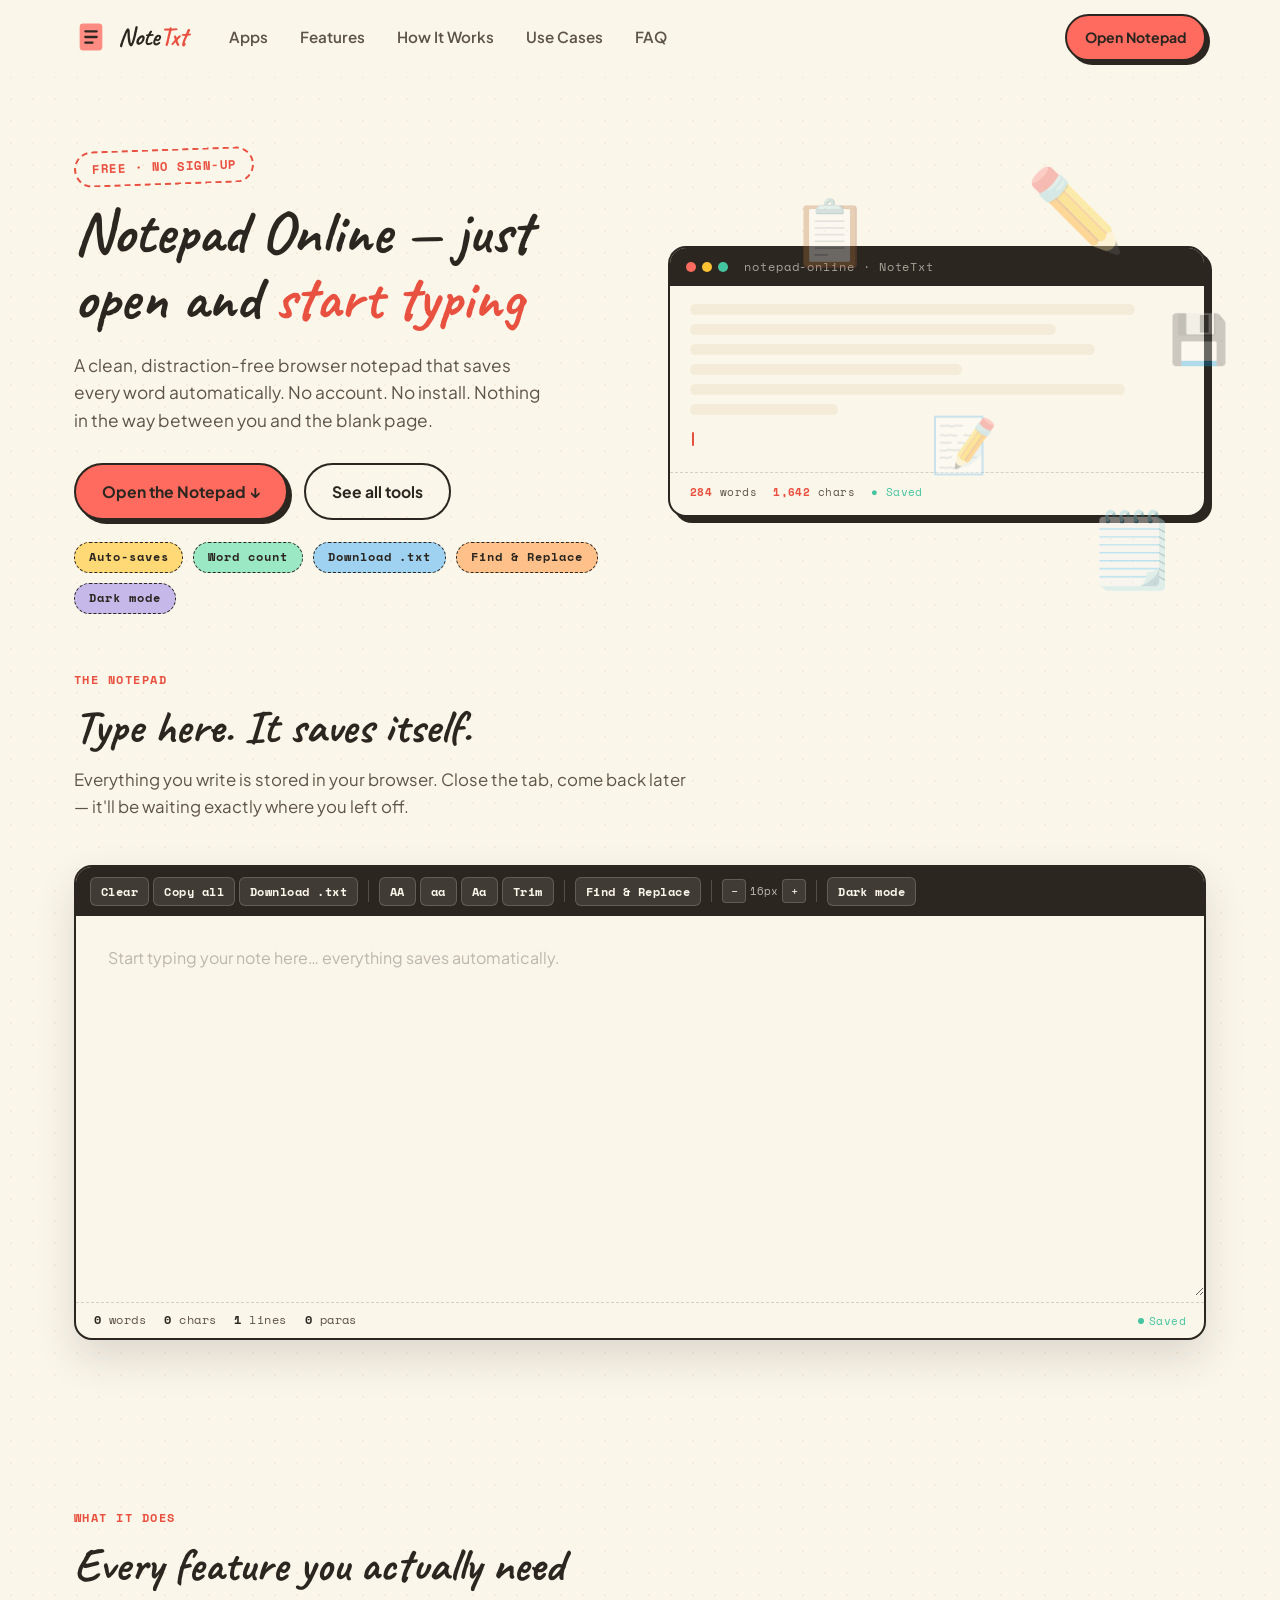
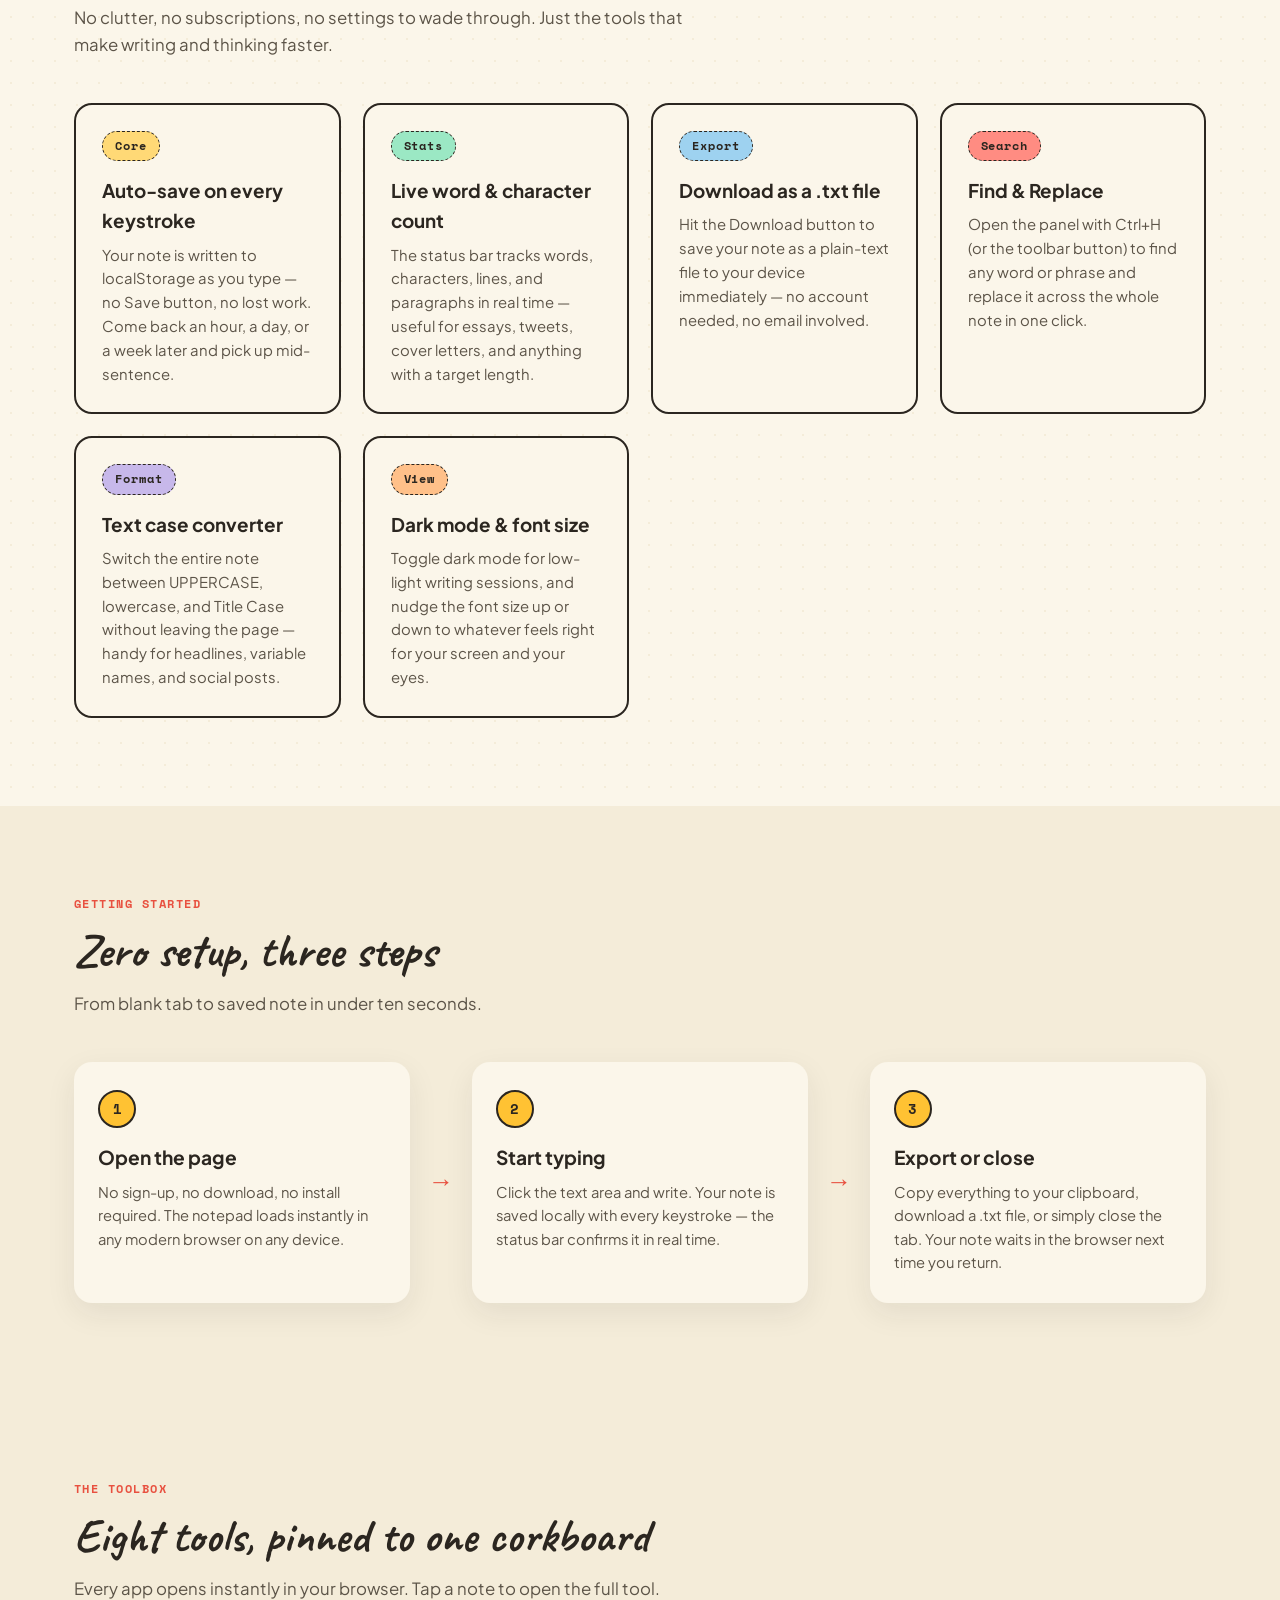
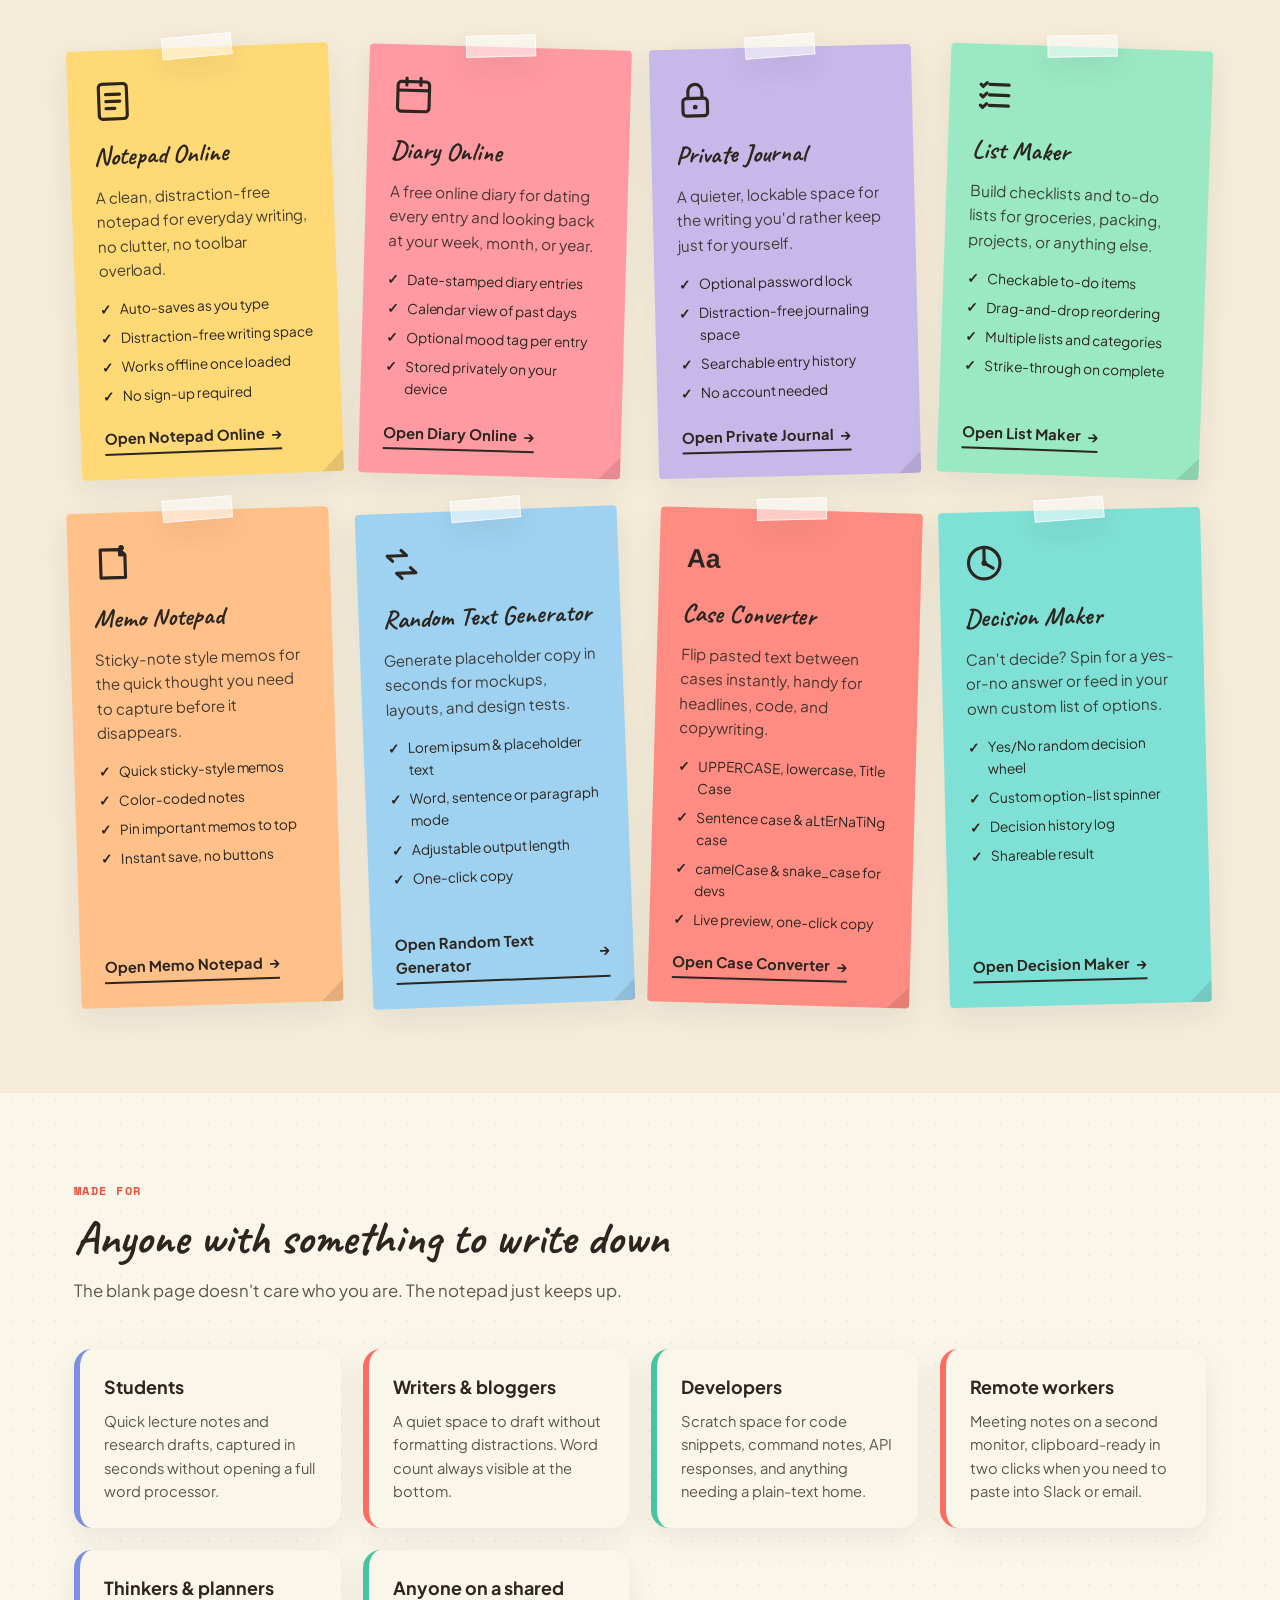
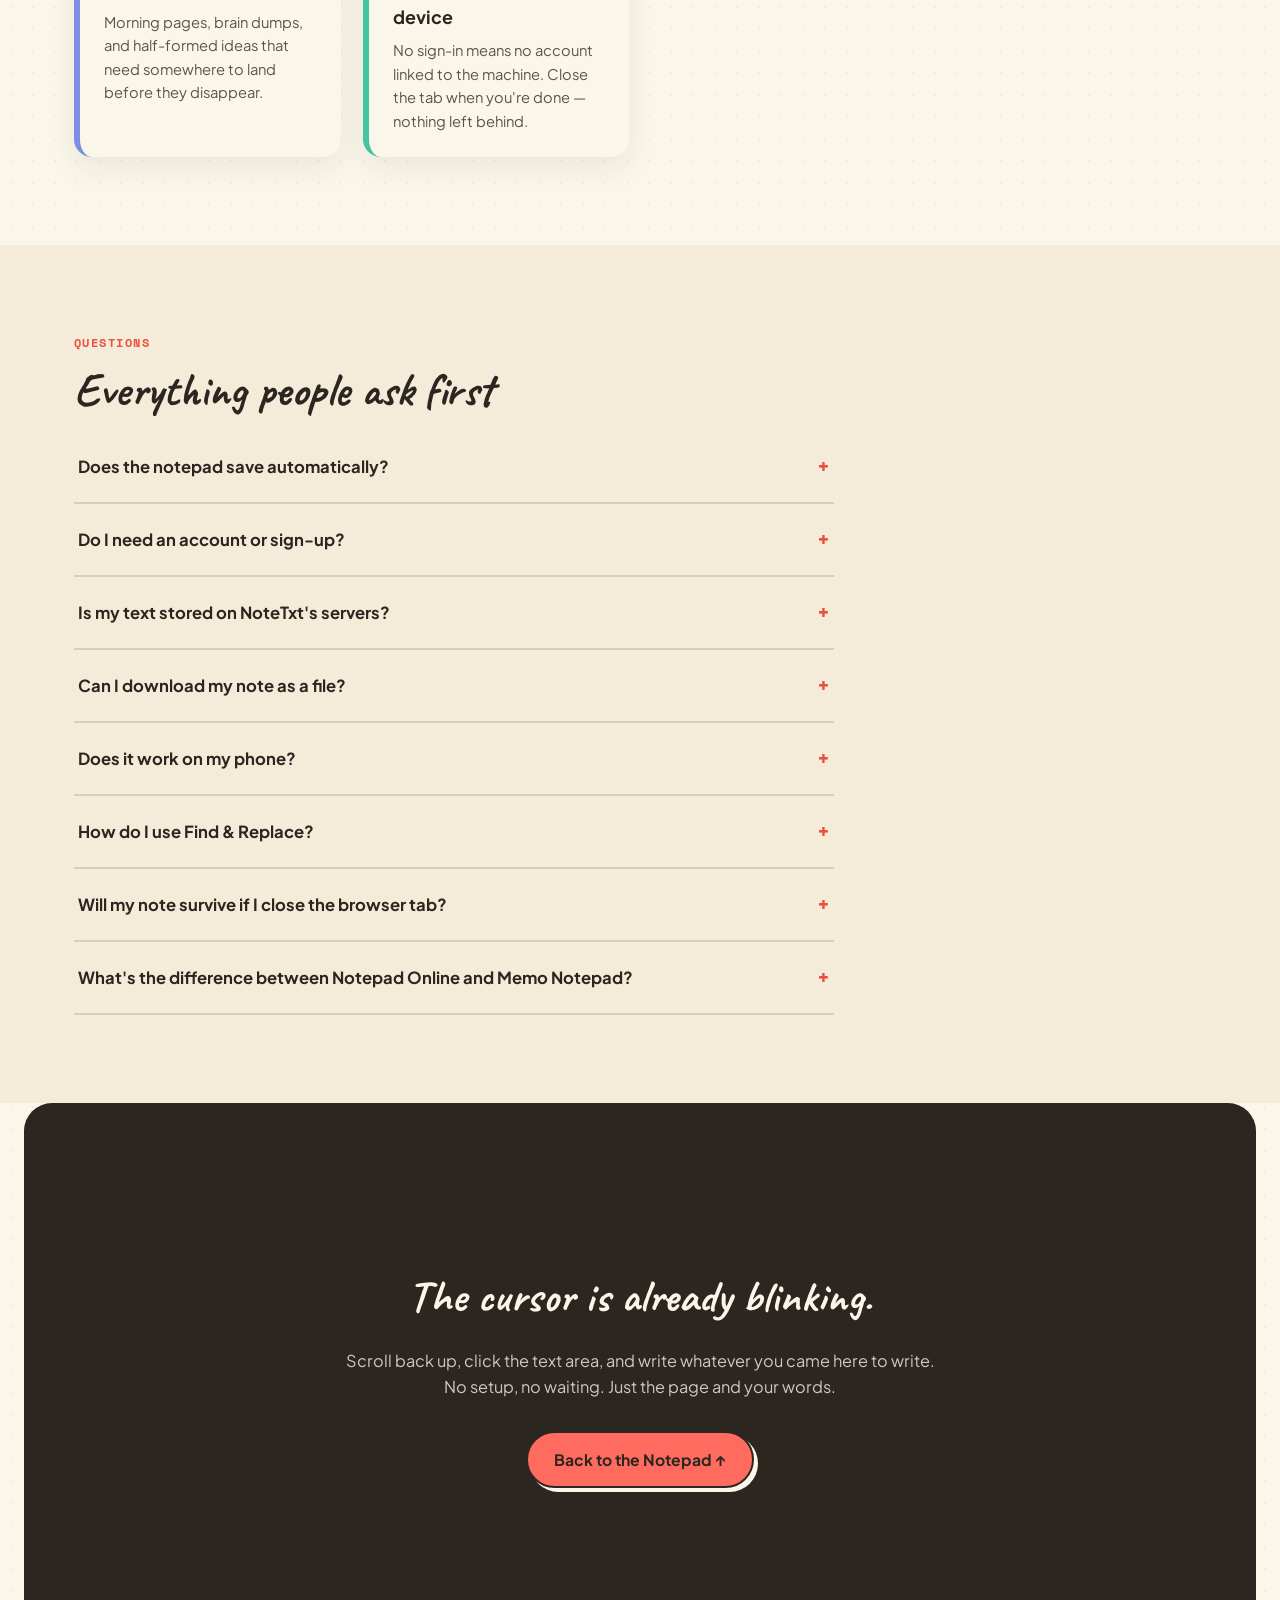
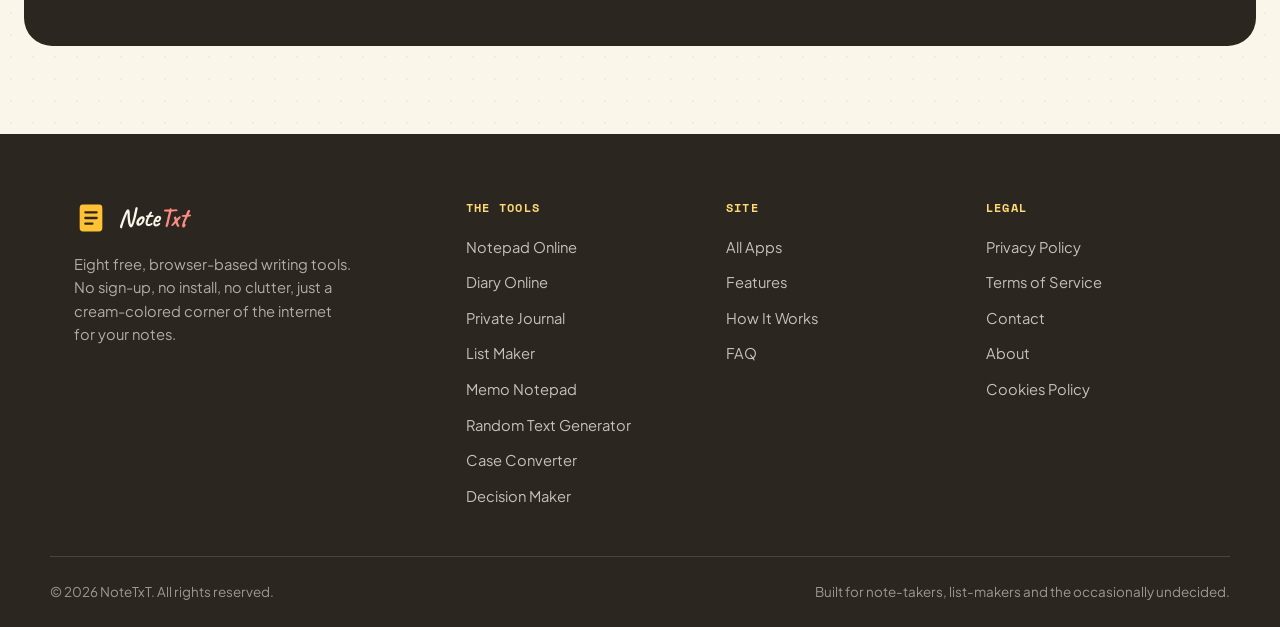
<file: notepad-online.html>
<!DOCTYPE html>
<html lang="en">
<head>
<meta charset="UTF-8">
<meta name="viewport" content="width=device-width, initial-scale=1.0, viewport-fit=cover">
<title>Notepad Online – Free Browser Notepad, No Sign-Up | NoteTxt</title>
<meta name="description" content="Notepad Online by NoteTxt: a free, distraction-free browser notepad that auto-saves as you type. No account needed. Works on any device. Type, format, copy, download — instantly.">
<meta name="keywords" content="notepad online, online notepad, free notepad, browser notepad, notepad no sign up, online text editor, simple notepad, type online, free text editor online, notepad app">
<meta name="author" content="NoteTxt">
<meta name="robots" content="index, follow, max-image-preview:large">
<link rel="canonical" href="https://notetxt.github.io/notepad-online">
<meta name="theme-color" content="#FBF6EA">

<!-- Open Graph -->
<meta property="og:type" content="website">
<meta property="og:url" content="https://notetxt.github.io/notepad-online">
<meta property="og:title" content="Notepad Online – Free Browser Notepad | NoteTxt">
<meta property="og:description" content="A free, distraction-free online notepad that auto-saves as you type. No account, no install. Works on phone, tablet, and desktop.">
<meta property="og:image" content="https://notetxt.github.io/og-image.png">
<meta property="og:site_name" content="NoteTxt">

<!-- Twitter -->
<meta name="twitter:card" content="summary_large_image">
<meta name="twitter:title" content="Notepad Online – Free Browser Notepad | NoteTxt">
<meta name="twitter:description" content="A free, distraction-free online notepad that auto-saves as you type. No account, no install.">
<meta name="twitter:image" content="https://notetxt.github.io/og-image.png">

<!-- Favicon -->
<link rel="icon" href="data:image/svg+xml,%3Csvg xmlns='http://www.w3.org/2000/svg' viewBox='0 0 100 100'%3E%3Crect width='100' height='100' rx='20' fill='%23FF8C82'/%3E%3Crect x='25' y='18' width='50' height='64' rx='4' fill='%23FBF6EA'/%3E%3Cline x1='34' y1='34' x2='66' y2='34' stroke='%232B2620' stroke-width='4' stroke-linecap='round'/%3E%3Cline x1='34' y1='46' x2='66' y2='46' stroke='%232B2620' stroke-width='4' stroke-linecap='round'/%3E%3Cline x1='34' y1='58' x2='54' y2='58' stroke='%232B2620' stroke-width='4' stroke-linecap='round'/%3E%3C/svg%3E">

<!-- Fonts -->
<link rel="preconnect" href="https://fonts.googleapis.com">
<link rel="preconnect" href="https://fonts.gstatic.com" crossorigin>
<link href="https://fonts.googleapis.com/css2?family=Caveat:wght@600;700&family=Plus+Jakarta+Sans:wght@400;500;600;700;800&family=Space+Mono:wght@400;700&display=swap" rel="stylesheet">

<link rel="stylesheet" href="/css/style.css">

<!-- Schema: WebPage -->
<script type="application/ld+json">
{
  "@context": "https://schema.org",
  "@type": "WebPage",
  "name": "Notepad Online – Free Browser Notepad",
  "url": "https://notetxt.github.io/notepad-online",
  "description": "A free, distraction-free online notepad that auto-saves as you type. No account needed.",
  "isPartOf": {
    "@type": "WebSite",
    "name": "NoteTxt",
    "url": "https://notetxt.github.io/"
  }
}
</script>

<!-- Schema: WebApplication -->
<script type="application/ld+json">
{
  "@context": "https://schema.org",
  "@type": "WebApplication",
  "name": "Notepad Online",
  "url": "https://notetxt.github.io/notepad-online",
  "applicationCategory": "UtilitiesApplication",
  "operatingSystem": "Any",
  "browserRequirements": "Requires a modern web browser",
  "offers": {
    "@type": "Offer",
    "price": "0",
    "priceCurrency": "USD"
  },
  "description": "A free, distraction-free online notepad that auto-saves as you type. Supports word count, character count, copy, download, formatting tools, and dark mode. No sign-up required.",
  "featureList": [
    "Auto-save to browser localStorage",
    "Word and character count",
    "Copy all text to clipboard",
    "Download as .txt file",
    "Dark mode toggle",
    "Font size control",
    "Find & Replace",
    "Text formatting toolbar"
  ],
  "provider": {
    "@type": "Organization",
    "name": "NoteTxt",
    "url": "https://notetxt.github.io/"
  }
}
</script>

<!-- Schema: BreadcrumbList -->
<script type="application/ld+json">
{
  "@context": "https://schema.org",
  "@type": "BreadcrumbList",
  "itemListElement": [
    { "@type": "ListItem", "position": 1, "name": "Home", "item": "https://notetxt.github.io/" },
    { "@type": "ListItem", "position": 2, "name": "Notepad Online", "item": "https://notetxt.github.io/notepad-online" }
  ]
}
</script>

<!-- Schema: FAQPage -->
<script type="application/ld+json">
{
  "@context": "https://schema.org",
  "@type": "FAQPage",
  "mainEntity": [
    {
      "@type": "Question",
      "name": "Does the online notepad save my notes automatically?",
      "acceptedAnswer": { "@type": "Answer", "text": "Yes. Every keystroke is saved automatically to your browser's localStorage, so your notes are there when you come back — even after closing the tab." }
    },
    {
      "@type": "Question",
      "name": "Do I need to create an account to use Notepad Online?",
      "acceptedAnswer": { "@type": "Answer", "text": "No account, no email, no sign-up. Just open the page and start typing." }
    },
    {
      "@type": "Question",
      "name": "Can I download my notes as a file?",
      "acceptedAnswer": { "@type": "Answer", "text": "Yes. Use the Download button in the toolbar to save your note as a .txt file to your device instantly." }
    },
    {
      "@type": "Question",
      "name": "Does the notepad work on mobile?",
      "acceptedAnswer": { "@type": "Answer", "text": "Absolutely. Notepad Online is fully responsive and works on any phone, tablet, or desktop browser without installing anything." }
    },
    {
      "@type": "Question",
      "name": "Is my text stored on NoteTxt's servers?",
      "acceptedAnswer": { "@type": "Answer", "text": "No. Your text never leaves your browser. Everything is stored locally in localStorage on your own device." }
    },
    {
      "@type": "Question",
      "name": "Can I use Find & Replace in the notepad?",
      "acceptedAnswer": { "@type": "Answer", "text": "Yes. The toolbox includes a Find & Replace panel. Press Ctrl+H (or use the toolbar button) to open it, then swap out any word or phrase in seconds." }
    }
  ]
}
</script>

<style>
/* ============================================================
   NOTEPAD-ONLINE PAGE — page-scoped additions
   All base tokens are inherited from style.css
   ============================================================ */

/* ---- Hero (page-level) ---- */
.np-hero {
  padding: 72px 0 56px;
  position: relative;
  overflow: hidden;
}
.np-hero-inner {
  display: grid;
  grid-template-columns: 1fr 1fr;
  gap: 56px;
  align-items: center;
}
.np-hero-text .hero-title {
  font-family: var(--font-display);
  font-size: clamp(2.4rem, 5vw, 3.8rem);
  line-height: 1.08;
  margin: 16px 0 20px;
}
.np-hero-text .hero-sub {
  font-size: 1.08rem;
  color: var(--ink-soft);
  margin-bottom: 28px;
  max-width: 480px;
}
.hero-badges {
  display: flex;
  flex-wrap: wrap;
  gap: 10px;
  margin-top: 22px;
}
.badge {
  font-family: var(--font-mono);
  font-size: 0.74rem;
  font-weight: 700;
  letter-spacing: 0.08em;
  padding: 5px 14px;
  border-radius: 999px;
  border: 1.5px dashed var(--ink);
  background: var(--note-yellow);
}
.badge-mint   { background: var(--note-mint); }
.badge-sky    { background: var(--note-sky); }
.badge-peach  { background: var(--note-peach); }
.badge-lavender { background: var(--note-lavender); }

/* Mini visual preview on hero right */
.np-hero-preview {
  background: var(--cream);
  border: 2px solid var(--ink);
  border-radius: var(--radius-card);
  box-shadow: 6px 6px 0 var(--ink);
  overflow: hidden;
  position: relative;
}
.preview-bar {
  background: var(--ink);
  padding: 10px 16px;
  display: flex;
  align-items: center;
  gap: 8px;
}
.preview-dots { display: flex; gap: 6px; }
.preview-dots span {
  width: 10px; height: 10px;
  border-radius: 50%;
  display: block;
}
.preview-dots span:nth-child(1) { background: var(--coral); }
.preview-dots span:nth-child(2) { background: var(--marigold); }
.preview-dots span:nth-child(3) { background: var(--mint); }
.preview-label {
  font-family: var(--font-mono);
  font-size: 0.72rem;
  color: rgba(251,246,234,0.6);
  margin-left: 8px;
  letter-spacing: 0.08em;
}
.preview-lines { padding: 18px 20px 22px; }
.preview-line {
  height: 11px;
  background: var(--cream-deep);
  border-radius: 6px;
  margin-bottom: 9px;
  animation: shimmer 2.4s ease-in-out infinite;
}
.preview-line:nth-child(1) { width: 90%; animation-delay: 0s; }
.preview-line:nth-child(2) { width: 74%; animation-delay: 0.2s; }
.preview-line:nth-child(3) { width: 82%; animation-delay: 0.4s; }
.preview-line:nth-child(4) { width: 55%; animation-delay: 0.6s; }
.preview-line:nth-child(5) { width: 88%; animation-delay: 0.8s; }
.preview-line:nth-child(6) { width: 40%; animation-delay: 1s; }
.preview-cursor {
  display: inline-block;
  width: 2px;
  height: 14px;
  background: var(--coral-deep);
  margin-left: 2px;
  vertical-align: middle;
  animation: blink 1s step-end infinite;
  border-radius: 1px;
}
@keyframes blink { 0%,100%{opacity:1} 50%{opacity:0} }
@keyframes shimmer {
  0%,100% { opacity: 0.55; }
  50% { opacity: 1; }
}
.preview-stat-row {
  display: flex;
  gap: 16px;
  padding: 10px 20px 14px;
  border-top: 1.5px dashed rgba(43,38,32,0.18);
}
.preview-stat {
  font-family: var(--font-mono);
  font-size: 0.7rem;
  color: var(--ink-soft);
  letter-spacing: 0.04em;
}
.preview-stat strong { color: var(--coral-deep); }

@media (max-width: 780px) {
  .np-hero-inner { grid-template-columns: 1fr; gap: 32px; }
  .np-hero-preview { max-width: 420px; }
}

/* ---- APP SECTION ---- */
.app-section { padding: 0 0 80px; }
.app-shell {
  background: var(--cream);
  border: 2px solid var(--ink);
  border-radius: var(--radius-card);
  box-shadow: var(--shadow-lift);
  overflow: hidden;
}

/* Toolbar */
.app-toolbar {
  background: var(--ink);
  display: flex;
  align-items: center;
  gap: 6px;
  padding: 10px 14px;
  flex-wrap: wrap;
}
.tb-group {
  display: flex;
  align-items: center;
  gap: 4px;
}
.tb-divider {
  width: 1px;
  height: 22px;
  background: rgba(251,246,234,0.2);
  margin: 0 4px;
}
.tb-btn {
  background: rgba(251,246,234,0.1);
  border: 1px solid rgba(251,246,234,0.18);
  border-radius: 6px;
  color: var(--cream);
  font-family: var(--font-mono);
  font-size: 0.72rem;
  font-weight: 700;
  padding: 5px 10px;
  cursor: pointer;
  transition: background 0.15s ease, transform 0.12s ease;
  white-space: nowrap;
  letter-spacing: 0.04em;
}
.tb-btn:hover { background: rgba(251,246,234,0.22); transform: translateY(-1px); }
.tb-btn:active { transform: translateY(0); }
.tb-btn.is-active { background: var(--coral); color: var(--ink); border-color: var(--coral); }
.tb-btn svg { display:inline; vertical-align:middle; }

/* Font size control */
.tb-font-ctrl {
  display: flex;
  align-items: center;
  gap: 4px;
}
.tb-font-ctrl button {
  background: rgba(251,246,234,0.1);
  border: 1px solid rgba(251,246,234,0.18);
  border-radius: 4px;
  color: var(--cream);
  font-family: var(--font-mono);
  font-size: 0.78rem;
  width: 24px;
  height: 24px;
  cursor: pointer;
  transition: background 0.15s;
  display: flex; align-items: center; justify-content: center;
}
.tb-font-ctrl button:hover { background: rgba(251,246,234,0.22); }
#font-size-label {
  font-family: var(--font-mono);
  font-size: 0.7rem;
  color: rgba(251,246,234,0.7);
  min-width: 28px;
  text-align: center;
}

/* Find & Replace panel */
.fnr-panel {
  background: var(--cream-deep);
  border-bottom: 2px solid var(--ink);
  padding: 10px 16px;
  display: none;
  gap: 10px;
  align-items: center;
  flex-wrap: wrap;
}
.fnr-panel.is-open { display: flex; }
.fnr-panel input {
  font-family: var(--font-body);
  font-size: 0.88rem;
  border: 1.5px solid var(--ink);
  border-radius: 6px;
  padding: 6px 10px;
  background: var(--cream);
  color: var(--ink);
  outline: none;
  width: 160px;
}
.fnr-panel input:focus { border-color: var(--coral-deep); }
.fnr-panel label {
  font-family: var(--font-mono);
  font-size: 0.7rem;
  letter-spacing: 0.06em;
  color: var(--ink-soft);
}
.fnr-pair { display: flex; align-items: center; gap: 6px; }
.fnr-btn {
  font-family: var(--font-mono);
  font-size: 0.72rem;
  font-weight: 700;
  padding: 6px 12px;
  border-radius: 6px;
  border: 1.5px solid var(--ink);
  background: var(--cream);
  color: var(--ink);
  cursor: pointer;
  transition: background 0.15s;
}
.fnr-btn:hover { background: var(--note-yellow); }
.fnr-btn.fnr-replace-btn { background: var(--coral); }
.fnr-btn.fnr-replace-btn:hover { background: var(--coral-deep); }
#fnr-count {
  font-family: var(--font-mono);
  font-size: 0.72rem;
  color: var(--ink-soft);
}

/* Textarea */
.app-editor-wrap {
  position: relative;
}
#np-textarea {
  width: 100%;
  min-height: 380px;
  resize: vertical;
  border: none;
  outline: none;
  font-family: var(--font-body);
  font-size: 16px;
  line-height: 1.72;
  color: var(--ink);
  background: var(--cream);
  padding: 28px 32px;
  box-sizing: border-box;
  caret-color: var(--coral-deep);
  transition: font-size 0.15s;
}
#np-textarea::placeholder { color: rgba(43,38,32,0.3); }
#np-textarea.dark-mode {
  background: #1e1a16;
  color: #f0e8d8;
  caret-color: var(--coral);
}

/* Status bar */
.app-statusbar {
  display: flex;
  justify-content: space-between;
  align-items: center;
  padding: 8px 18px;
  border-top: 1.5px dashed rgba(43,38,32,0.18);
  flex-wrap: wrap;
  gap: 8px;
}
.status-stats {
  display: flex;
  gap: 18px;
}
.status-stat {
  font-family: var(--font-mono);
  font-size: 0.72rem;
  color: var(--ink-soft);
  letter-spacing: 0.04em;
}
.status-stat strong { color: var(--ink); }
.status-saved {
  font-family: var(--font-mono);
  font-size: 0.7rem;
  color: var(--mint);
  letter-spacing: 0.04em;
  display: flex;
  align-items: center;
  gap: 5px;
}
.status-saved::before {
  content: "";
  display: inline-block;
  width: 6px; height: 6px;
  border-radius: 50%;
  background: var(--mint);
}

/* ---- THE TOOLBOX ---- */
.toolbox { background: var(--cream-deep); }
.toolbox-grid {
  display: grid;
  grid-template-columns: repeat(auto-fit, minmax(270px, 1fr));
  gap: 22px;
}
.tool-card {
  background: var(--cream);
  border: 2px solid var(--ink);
  border-radius: var(--radius-card);
  padding: 24px 24px 20px;
  display: flex;
  flex-direction: column;
  gap: 10px;
  transition: transform 0.22s ease, box-shadow 0.22s ease;
  position: relative;
  overflow: hidden;
}
.tool-card::before {
  content: "";
  position: absolute;
  top: 0; left: 0; right: 0;
  height: 4px;
}
.tool-card.tc-coral::before  { background: var(--coral); }
.tool-card.tc-mint::before   { background: var(--mint); }
.tool-card.tc-periwinkle::before { background: var(--periwinkle); }
.tool-card.tc-marigold::before { background: var(--marigold); }
.tool-card.tc-peach::before  { background: var(--note-peach); }
.tool-card.tc-lavender::before { background: var(--note-lavender); }
.tool-card.tc-sky::before    { background: var(--note-sky); }
.tool-card:hover { transform: translateY(-5px); box-shadow: var(--shadow-lift); }
.tool-card-icon {
  font-family: var(--font-display);
  font-size: 2rem;
  line-height: 1;
}
.tool-card h3 {
  font-size: 1.12rem;
  margin: 0;
}
.tool-card p {
  color: var(--ink-soft);
  font-size: 0.9rem;
  flex: 1;
}
.tool-card-link {
  font-family: var(--font-mono);
  font-size: 0.75rem;
  font-weight: 700;
  letter-spacing: 0.06em;
  color: var(--coral-deep);
  display: inline-flex;
  align-items: center;
  gap: 5px;
  border-bottom: 1.5px solid var(--coral-deep);
  padding-bottom: 1px;
  align-self: flex-start;
  transition: gap 0.2s;
}
.tool-card-link:hover { gap: 9px; }

/* ---- FEATURES ---- */
.features-np { }
.features-np-grid {
  display: grid;
  grid-template-columns: repeat(auto-fit, minmax(240px, 1fr));
  gap: 22px;
}

/* ---- HOW IT WORKS ---- */
.how-np { background: var(--cream-deep); }

/* ---- USE CASES ---- */
.usecases-np { }

/* ---- FAQ ---- */
.faq-np { background: var(--cream-deep); }

/* ---- CTA ---- */
.cta-np {
  background: var(--ink);
  color: var(--cream);
  border-radius: 28px;
  margin: 0 24px 88px;
  text-align: center;
}
.cta-np-inner { max-width: 640px; margin: 0 auto; padding: 70px 24px; }
.cta-np h2 {
  font-family: var(--font-display);
  font-size: clamp(2rem, 4vw, 2.8rem);
  margin-bottom: 16px;
}
.cta-np p { color: rgba(251,246,234,0.78); margin-bottom: 30px; font-size: 1.02rem; }
.cta-np .btn-primary { box-shadow: 4px 4px 0 var(--cream); }
.cta-np .btn-primary:hover { box-shadow: 6px 6px 0 var(--cream); }

@media (max-width: 600px) {
  #np-textarea { padding: 18px 16px; min-height: 280px; }
  .app-toolbar { gap: 4px; }
  .tb-btn { font-size: 0.68rem; padding: 4px 8px; }
  .status-stats { gap: 10px; }
  .cta-np { margin: 0 14px 60px; border-radius: 20px; }
}
</style>
</head>
<body>

<div id="site-header"></div>

<main id="main-content">

  <!-- ============================================================
       HERO
       ============================================================ -->
  <section class="section np-hero" aria-label="Notepad Online introduction">
    <div class="container">
      <div class="np-hero-inner">
        <div class="np-hero-text">
          <p class="eyebrow"><span class="eyebrow-stamp">Free · No Sign-Up</span></p>
          <h1 class="hero-title">Notepad Online — just open and <span class="highlight">start typing</span></h1>
          <p class="hero-sub">A clean, distraction-free browser notepad that saves every word automatically. No account. No install. Nothing in the way between you and the blank page.</p>
          <div class="hero-cta">
            <a href="#notepad-app" class="btn btn-primary">Open the Notepad ↓</a>
            <a href="#toolbox" class="btn btn-ghost">See all tools</a>
          </div>
          <div class="hero-badges">
            <span class="badge">Auto-saves</span>
            <span class="badge badge-mint">Word count</span>
            <span class="badge badge-sky">Download .txt</span>
            <span class="badge badge-peach">Find &amp; Replace</span>
            <span class="badge badge-lavender">Dark mode</span>
          </div>
        </div>
        <div class="np-hero-preview" aria-hidden="true">
          <div class="preview-bar">
            <div class="preview-dots">
              <span></span><span></span><span></span>
            </div>
            <span class="preview-label">notepad-online · NoteTxt</span>
          </div>
          <div class="preview-lines">
            <div class="preview-line"></div>
            <div class="preview-line"></div>
            <div class="preview-line"></div>
            <div class="preview-line"></div>
            <div class="preview-line"></div>
            <div class="preview-line" style="width:30%"></div>
            <span class="preview-cursor"></span>
          </div>
          <div class="preview-stat-row">
            <span class="preview-stat"><strong>284</strong> words</span>
            <span class="preview-stat"><strong>1,642</strong> chars</span>
            <span class="preview-stat" style="color:var(--mint)">● Saved</span>
          </div>
        </div>
      </div>
    </div>

    <!-- Hero doodles (decorative) -->
    <div class="hero-doodles" aria-hidden="true">
      <span class="doodle doodle-1">✏️</span>
      <span class="doodle doodle-2">📝</span>
      <span class="doodle doodle-3">📋</span>
      <span class="doodle doodle-4">🗒️</span>
      <span class="doodle doodle-5">💾</span>
    </div>
  </section>

  <!-- ============================================================
       NOTEPAD APPLICATION
       ============================================================ -->
  <section class="section app-section" id="notepad-app" aria-label="Notepad Online web application">
    <div class="container">
      <p class="eyebrow">The Notepad</p>
      <h2 class="section-title reveal">Type here. It saves itself.</h2>
      <p class="section-sub reveal">Everything you write is stored in your browser. Close the tab, come back later — it'll be waiting exactly where you left off.</p>

      <div class="app-shell">

        <!-- Toolbar -->
        <div class="app-toolbar" role="toolbar" aria-label="Notepad toolbar">
          <div class="tb-group">
            <button class="tb-btn" id="tb-clear" title="Clear all text" aria-label="Clear all text">Clear</button>
            <button class="tb-btn" id="tb-copy" title="Copy all text" aria-label="Copy all text to clipboard">Copy all</button>
            <button class="tb-btn" id="tb-download" title="Download as .txt" aria-label="Download note as text file">Download .txt</button>
          </div>
          <div class="tb-divider" aria-hidden="true"></div>
          <div class="tb-group">
            <button class="tb-btn" id="tb-upper" title="UPPERCASE" aria-label="Convert to uppercase">AA</button>
            <button class="tb-btn" id="tb-lower" title="lowercase" aria-label="Convert to lowercase">aa</button>
            <button class="tb-btn" id="tb-title" title="Title Case" aria-label="Convert to title case">Aa</button>
            <button class="tb-btn" id="tb-trim" title="Remove extra spaces" aria-label="Trim whitespace">Trim</button>
          </div>
          <div class="tb-divider" aria-hidden="true"></div>
          <div class="tb-group">
            <button class="tb-btn" id="tb-fnr" title="Find &amp; Replace (Ctrl+H)" aria-label="Open Find and Replace">Find &amp; Replace</button>
          </div>
          <div class="tb-divider" aria-hidden="true"></div>
          <div class="tb-group tb-font-ctrl">
            <button id="font-dec" aria-label="Decrease font size">−</button>
            <span id="font-size-label">16px</span>
            <button id="font-inc" aria-label="Increase font size">+</button>
          </div>
          <div class="tb-divider" aria-hidden="true"></div>
          <div class="tb-group">
            <button class="tb-btn" id="tb-dark" title="Toggle dark mode" aria-label="Toggle dark mode">Dark mode</button>
          </div>
        </div>

        <!-- Find & Replace panel -->
        <div class="fnr-panel" id="fnr-panel" role="search" aria-label="Find and replace">
          <div class="fnr-pair">
            <label for="fnr-find">Find</label>
            <input type="text" id="fnr-find" placeholder="Search…" autocomplete="off">
          </div>
          <div class="fnr-pair">
            <label for="fnr-replace">Replace with</label>
            <input type="text" id="fnr-replace" placeholder="Replacement…" autocomplete="off">
          </div>
          <button class="fnr-btn" id="fnr-replace-btn">Replace all</button>
          <span id="fnr-count"></span>
        </div>

        <!-- Textarea -->
        <div class="app-editor-wrap">
          <textarea
            id="np-textarea"
            placeholder="Start typing your note here… everything saves automatically."
            aria-label="Notepad text area — your writing auto-saves to this browser"
            spellcheck="true"
          ></textarea>
        </div>

        <!-- Status bar -->
        <div class="app-statusbar" aria-live="polite" aria-atomic="true">
          <div class="status-stats">
            <span class="status-stat"><strong id="word-count">0</strong> words</span>
            <span class="status-stat"><strong id="char-count">0</strong> chars</span>
            <span class="status-stat"><strong id="line-count">1</strong> lines</span>
            <span class="status-stat"><strong id="para-count">0</strong> paras</span>
          </div>
          <span class="status-saved" id="save-indicator" aria-live="polite">Saved</span>
        </div>

      </div><!-- /.app-shell -->
    </div>
  </section>

  <!-- ============================================================
       FEATURES
       ============================================================ -->
  <section class="section features-np" id="features" aria-label="Notepad Online features">
    <div class="container">
      <p class="eyebrow">What it does</p>
      <h2 class="section-title reveal">Every feature you actually need</h2>
      <p class="section-sub reveal">No clutter, no subscriptions, no settings to wade through. Just the tools that make writing and thinking faster.</p>
      <div class="features-np-grid">

        <div class="feature-card reveal">
          <span class="feature-stamp stamp-yellow">Core</span>
          <h3>Auto-save on every keystroke</h3>
          <p>Your note is written to localStorage as you type — no Save button, no lost work. Come back an hour, a day, or a week later and pick up mid-sentence.</p>
        </div>

        <div class="feature-card reveal">
          <span class="feature-stamp stamp-mint">Stats</span>
          <h3>Live word &amp; character count</h3>
          <p>The status bar tracks words, characters, lines, and paragraphs in real time — useful for essays, tweets, cover letters, and anything with a target length.</p>
        </div>

        <div class="feature-card reveal">
          <span class="feature-stamp stamp-sky">Export</span>
          <h3>Download as a .txt file</h3>
          <p>Hit the Download button to save your note as a plain-text file to your device immediately — no account needed, no email involved.</p>
        </div>

        <div class="feature-card reveal">
          <span class="feature-stamp stamp-coral">Search</span>
          <h3>Find &amp; Replace</h3>
          <p>Open the panel with Ctrl+H (or the toolbar button) to find any word or phrase and replace it across the whole note in one click.</p>
        </div>

        <div class="feature-card reveal">
          <span class="feature-stamp stamp-lavender">Format</span>
          <h3>Text case converter</h3>
          <p>Switch the entire note between UPPERCASE, lowercase, and Title Case without leaving the page — handy for headlines, variable names, and social posts.</p>
        </div>

        <div class="feature-card reveal">
          <span class="feature-stamp stamp-peach">View</span>
          <h3>Dark mode &amp; font size</h3>
          <p>Toggle dark mode for low-light writing sessions, and nudge the font size up or down to whatever feels right for your screen and your eyes.</p>
        </div>

      </div>
    </div>
  </section>

  <!-- ============================================================
       HOW IT WORKS
       ============================================================ -->
  <section class="section how how-np" id="how-it-works" aria-label="How Notepad Online works">
    <div class="container">
      <p class="eyebrow">Getting started</p>
      <h2 class="section-title reveal">Zero setup, three steps</h2>
      <p class="section-sub reveal">From blank tab to saved note in under ten seconds.</p>
      <div class="steps">

        <div class="step reveal">
          <span class="step-num">1</span>
          <h3>Open the page</h3>
          <p>No sign-up, no download, no install required. The notepad loads instantly in any modern browser on any device.</p>
        </div>

        <div class="step-arrow" aria-hidden="true">→</div>

        <div class="step reveal">
          <span class="step-num">2</span>
          <h3>Start typing</h3>
          <p>Click the text area and write. Your note is saved locally with every keystroke — the status bar confirms it in real time.</p>
        </div>

        <div class="step-arrow" aria-hidden="true">→</div>

        <div class="step reveal">
          <span class="step-num">3</span>
          <h3>Export or close</h3>
          <p>Copy everything to your clipboard, download a .txt file, or simply close the tab. Your note waits in the browser next time you return.</p>
        </div>

      </div>
    </div>
  </section>

  <!-- ============================================================
       THE TOOLBOX  (signature section)
       ============================================================ -->
 <!-- ============ APPS GRID ============ -->
  <section class="section apps" id="apps" aria-label="Our web applications">
    <div class="container">
      <p class="eyebrow">The Toolbox</p>
      <h2 class="section-title">Eight tools, pinned to one corkboard</h2>
      <p class="section-sub">Every app opens instantly in your browser. Tap a note to open the full tool.</p>

      <div class="board">
        <!-- Card 1 -->
        <article class="sticky sticky-yellow rot-1">
          <span class="tape" aria-hidden="true"></span>
          <div class="sticky-icon" aria-hidden="true">
            <svg viewBox="0 0 24 24" fill="none"><rect x="4" y="2" width="16" height="20" rx="2" stroke="currentColor" stroke-width="1.8"/><line x1="8" y1="8" x2="16" y2="8" stroke="currentColor" stroke-width="1.8" stroke-linecap="round"/><line x1="8" y1="12" x2="16" y2="12" stroke="currentColor" stroke-width="1.8" stroke-linecap="round"/><line x1="8" y1="16" x2="13" y2="16" stroke="currentColor" stroke-width="1.8" stroke-linecap="round"/></svg>
          </div>
          <h3>Notepad Online</h3>
          <p>A clean, distraction-free notepad for everyday writing, no clutter, no toolbar overload.</p>
          <ul class="sticky-features">
            <li>Auto-saves as you type</li>
            <li>Distraction-free writing space</li>
            <li>Works offline once loaded</li>
            <li>No sign-up required</li>
          </ul>
          <a href="notepad-online" class="sticky-link">Open Notepad Online <span aria-hidden="true">→</span></a>
        </article>

        <!-- Card 2 -->
        <article class="sticky sticky-pink rot-2">
          <span class="tape" aria-hidden="true"></span>
          <div class="sticky-icon" aria-hidden="true">
            <svg viewBox="0 0 24 24" fill="none"><rect x="3" y="4" width="18" height="17" rx="2" stroke="currentColor" stroke-width="1.8"/><line x1="3" y1="9" x2="21" y2="9" stroke="currentColor" stroke-width="1.8"/><line x1="8" y1="2" x2="8" y2="6" stroke="currentColor" stroke-width="1.8" stroke-linecap="round"/><line x1="16" y1="2" x2="16" y2="6" stroke="currentColor" stroke-width="1.8" stroke-linecap="round"/></svg>
          </div>
          <h3>Diary Online</h3>
          <p>A free online diary for dating every entry and looking back at your week, month, or year.</p>
          <ul class="sticky-features">
            <li>Date-stamped diary entries</li>
            <li>Calendar view of past days</li>
            <li>Optional mood tag per entry</li>
            <li>Stored privately on your device</li>
          </ul>
          <a href="diary-online" class="sticky-link">Open Diary Online <span aria-hidden="true">→</span></a>
        </article>

        <!-- Card 3 -->
        <article class="sticky sticky-lavender rot-3">
          <span class="tape" aria-hidden="true"></span>
          <div class="sticky-icon" aria-hidden="true">
            <svg viewBox="0 0 24 24" fill="none"><rect x="5" y="11" width="14" height="10" rx="2" stroke="currentColor" stroke-width="1.8"/><path d="M8 11V7a4 4 0 0 1 8 0v4" stroke="currentColor" stroke-width="1.8"/><circle cx="12" cy="16" r="1.4" fill="currentColor"/></svg>
          </div>
          <h3>Private Journal</h3>
          <p>A quieter, lockable space for the writing you'd rather keep just for yourself.</p>
          <ul class="sticky-features">
            <li>Optional password lock</li>
            <li>Distraction-free journaling space</li>
            <li>Searchable entry history</li>
            <li>No account needed</li>
          </ul>
          <a href="private-journal" class="sticky-link">Open Private Journal <span aria-hidden="true">→</span></a>
        </article>

        <!-- Card 4 -->
        <article class="sticky sticky-mint rot-4">
          <span class="tape" aria-hidden="true"></span>
          <div class="sticky-icon" aria-hidden="true">
            <svg viewBox="0 0 24 24" fill="none"><path d="M9 6h11M9 12h11M9 18h11" stroke="currentColor" stroke-width="1.8" stroke-linecap="round"/><path d="M4 6l1.3 1.3L7.5 5" stroke="currentColor" stroke-width="1.8" stroke-linecap="round" stroke-linejoin="round"/><path d="M4 12l1.3 1.3L7.5 11" stroke="currentColor" stroke-width="1.8" stroke-linecap="round" stroke-linejoin="round"/><path d="M4 18l1.3 1.3L7.5 17" stroke="currentColor" stroke-width="1.8" stroke-linecap="round" stroke-linejoin="round"/></svg>
          </div>
          <h3>List Maker</h3>
          <p>Build checklists and to-do lists for groceries, packing, projects, or anything else.</p>
          <ul class="sticky-features">
            <li>Checkable to-do items</li>
            <li>Drag-and-drop reordering</li>
            <li>Multiple lists and categories</li>
            <li>Strike-through on complete</li>
          </ul>
          <a href="list-maker" class="sticky-link">Open List Maker <span aria-hidden="true">→</span></a>
        </article>

        <!-- Card 5 -->
        <article class="sticky sticky-peach rot-5">
          <span class="tape" aria-hidden="true"></span>
          <div class="sticky-icon" aria-hidden="true">
            <svg viewBox="0 0 24 24" fill="none"><path d="M5 4h11l3 3v13H5V4z" stroke="currentColor" stroke-width="1.8" stroke-linejoin="round"/><path d="M16 4v3h3" stroke="currentColor" stroke-width="1.8" stroke-linejoin="round"/><circle cx="17" cy="3" r="1.6" fill="currentColor"/></svg>
          </div>
          <h3>Memo Notepad</h3>
          <p>Sticky-note style memos for the quick thought you need to capture before it disappears.</p>
          <ul class="sticky-features">
            <li>Quick sticky-style memos</li>
            <li>Color-coded notes</li>
            <li>Pin important memos to top</li>
            <li>Instant save, no buttons</li>
          </ul>
          <a href="memo-notepad" class="sticky-link">Open Memo Notepad <span aria-hidden="true">→</span></a>
        </article>

        <!-- Card 6 -->
        <article class="sticky sticky-sky rot-1">
          <span class="tape" aria-hidden="true"></span>
          <div class="sticky-icon" aria-hidden="true">
            <svg viewBox="0 0 24 24" fill="none"><path d="M4 7h11l-3-3M4 7l3 3" stroke="currentColor" stroke-width="1.8" stroke-linecap="round" stroke-linejoin="round"/><path d="M20 17H9l3 3M20 17l-3-3" stroke="currentColor" stroke-width="1.8" stroke-linecap="round" stroke-linejoin="round"/></svg>
          </div>
          <h3>Random Text Generator</h3>
          <p>Generate placeholder copy in seconds for mockups, layouts, and design tests.</p>
          <ul class="sticky-features">
            <li>Lorem ipsum &amp; placeholder text</li>
            <li>Word, sentence or paragraph mode</li>
            <li>Adjustable output length</li>
            <li>One-click copy</li>
          </ul>
          <a href="random-text-generator" class="sticky-link">Open Random Text Generator <span aria-hidden="true">→</span></a>
        </article>

        <!-- Card 7 -->
        <article class="sticky sticky-coral rot-2">
          <span class="tape" aria-hidden="true"></span>
          <div class="sticky-icon" aria-hidden="true">
            <svg viewBox="0 0 24 24" fill="none"><text x="2" y="17" font-size="15" font-weight="700" fill="currentColor" font-family="sans-serif">Aa</text></svg>
          </div>
          <h3>Case Converter</h3>
          <p>Flip pasted text between cases instantly, handy for headlines, code, and copywriting.</p>
          <ul class="sticky-features">
            <li>UPPERCASE, lowercase, Title Case</li>
            <li>Sentence case &amp; aLtErNaTiNg case</li>
            <li>camelCase &amp; snake_case for devs</li>
            <li>Live preview, one-click copy</li>
          </ul>
          <a href="case-converter" class="sticky-link">Open Case Converter <span aria-hidden="true">→</span></a>
        </article>

        <!-- Card 8 -->
        <article class="sticky sticky-turquoise rot-3">
          <span class="tape" aria-hidden="true"></span>
          <div class="sticky-icon" aria-hidden="true">
            <svg viewBox="0 0 24 24" fill="none"><circle cx="12" cy="12" r="9" stroke="currentColor" stroke-width="1.8"/><line x1="12" y1="12" x2="12" y2="4" stroke="currentColor" stroke-width="1.8" stroke-linecap="round"/><line x1="12" y1="12" x2="17" y2="15" stroke="currentColor" stroke-width="1.8" stroke-linecap="round"/><circle cx="12" cy="12" r="1.6" fill="currentColor"/></svg>
          </div>
          <h3>Decision Maker</h3>
          <p>Can't decide? Spin for a yes-or-no answer or feed in your own custom list of options.</p>
          <ul class="sticky-features">
            <li>Yes/No random decision wheel</li>
            <li>Custom option-list spinner</li>
            <li>Decision history log</li>
            <li>Shareable result</li>
          </ul>
          <a href="decision-maker" class="sticky-link">Open Decision Maker <span aria-hidden="true">→</span></a>
        </article>
      </div>
    </div>
  </section>

  <!-- ============================================================
       USE CASES
       ============================================================ -->
  <section class="section usecases-np" id="use-cases" aria-label="Who uses Notepad Online">
    <div class="container">
      <p class="eyebrow">Made For</p>
      <h2 class="section-title reveal">Anyone with something to write down</h2>
      <p class="section-sub reveal">The blank page doesn't care who you are. The notepad just keeps up.</p>
      <div class="case-grid">

        <div class="case-card reveal">
          <h3>Students</h3>
          <p>Quick lecture notes and research drafts, captured in seconds without opening a full word processor.</p>
        </div>

        <div class="case-card reveal">
          <h3>Writers &amp; bloggers</h3>
          <p>A quiet space to draft without formatting distractions. Word count always visible at the bottom.</p>
        </div>

        <div class="case-card reveal">
          <h3>Developers</h3>
          <p>Scratch space for code snippets, command notes, API responses, and anything needing a plain-text home.</p>
        </div>

        <div class="case-card reveal">
          <h3>Remote workers</h3>
          <p>Meeting notes on a second monitor, clipboard-ready in two clicks when you need to paste into Slack or email.</p>
        </div>

        <div class="case-card reveal">
          <h3>Thinkers &amp; planners</h3>
          <p>Morning pages, brain dumps, and half-formed ideas that need somewhere to land before they disappear.</p>
        </div>

        <div class="case-card reveal">
          <h3>Anyone on a shared device</h3>
          <p>No sign-in means no account linked to the machine. Close the tab when you're done — nothing left behind.</p>
        </div>

      </div>
    </div>
  </section>

  <!-- ============================================================
       FAQ
       ============================================================ -->
  <section class="section faq faq-np" id="faq" aria-label="Frequently asked questions about Notepad Online">
    <div class="container">
      <p class="eyebrow">Questions</p>
      <h2 class="section-title reveal">Everything people ask first</h2>
      <div class="faq-list">

        <div class="faq-item">
          <button class="faq-q" aria-expanded="false">
            Does the notepad save automatically?
            <span class="faq-toggle" aria-hidden="true">+</span>
          </button>
          <div class="faq-a"><p>Yes. Every keystroke is saved to your browser's localStorage in real time. You'll see the "Saved" indicator in the status bar confirm it. No Save button, no lost notes.</p></div>
        </div>

        <div class="faq-item">
          <button class="faq-q" aria-expanded="false">
            Do I need an account or sign-up?
            <span class="faq-toggle" aria-hidden="true">+</span>
          </button>
          <div class="faq-a"><p>No account, no email, no password. Open the page and start typing. That's the whole onboarding process.</p></div>
        </div>

        <div class="faq-item">
          <button class="faq-q" aria-expanded="false">
            Is my text stored on NoteTxt's servers?
            <span class="faq-toggle" aria-hidden="true">+</span>
          </button>
          <div class="faq-a"><p>No. Your text never leaves your device. It's saved to your browser's localStorage, which is local storage on your own machine — not a cloud server, not a database.</p></div>
        </div>

        <div class="faq-item">
          <button class="faq-q" aria-expanded="false">
            Can I download my note as a file?
            <span class="faq-toggle" aria-hidden="true">+</span>
          </button>
          <div class="faq-a"><p>Yes. Click "Download .txt" in the toolbar and your browser saves a plain-text file to your device instantly. No email required.</p></div>
        </div>

        <div class="faq-item">
          <button class="faq-q" aria-expanded="false">
            Does it work on my phone?
            <span class="faq-toggle" aria-hidden="true">+</span>
          </button>
          <div class="faq-a"><p>Absolutely. Notepad Online is fully responsive and works on any phone, tablet, or desktop browser. No app to install from any store.</p></div>
        </div>

        <div class="faq-item">
          <button class="faq-q" aria-expanded="false">
            How do I use Find &amp; Replace?
            <span class="faq-toggle" aria-hidden="true">+</span>
          </button>
          <div class="faq-a"><p>Press the "Find &amp; Replace" button in the toolbar (or Ctrl+H on desktop) to open the panel. Enter the word you're searching for, type the replacement, then hit "Replace all" to swap every match in the note at once.</p></div>
        </div>

        <div class="faq-item">
          <button class="faq-q" aria-expanded="false">
            Will my note survive if I close the browser tab?
            <span class="faq-toggle" aria-hidden="true">+</span>
          </button>
          <div class="faq-a"><p>Yes — as long as you return in the same browser on the same device. Your note is in localStorage, which persists across sessions. Clearing your browser data would remove it, so download a copy if you need to keep it long-term.</p></div>
        </div>

        <div class="faq-item">
          <button class="faq-q" aria-expanded="false">
            What's the difference between Notepad Online and Memo Notepad?
            <span class="faq-toggle" aria-hidden="true">+</span>
          </button>
          <div class="faq-a"><p>Notepad Online is for longer, free-form writing — full documents, drafts, notes you'll edit over time. Memo Notepad is for short, color-coded sticky notes you want to glance at quickly, closer to a real corkboard of reminders.</p></div>
        </div>

      </div>
    </div>
  </section>

  <!-- ============================================================
       CTA
       ============================================================ -->
  <section class="section cta-np" aria-label="Get started with Notepad Online">
    <div class="container">
      <div class="cta-np-inner">
        <h2>The cursor is already blinking.</h2>
        <p>Scroll back up, click the text area, and write whatever you came here to write. No setup, no waiting. Just the page and your words.</p>
        <a href="#notepad-app" class="btn btn-primary">Back to the Notepad ↑</a>
      </div>
    </div>
  </section>

</main>

<div id="site-footer"></div>

<script src="/js/header.js" defer></script>
<script src="/js/footer.js" defer></script>
<script src="/js/main.js" defer></script>

<!-- ============================================================
     NOTEPAD APPLICATION SCRIPT
     (inline — no header/footer JS involved)
     ============================================================ -->
<script>
(function () {
  'use strict';

  var STORAGE_KEY = 'notetxt-notepad-v1';
  var FONT_KEY    = 'notetxt-np-fontsize';

  var textarea    = document.getElementById('np-textarea');
  var wordCount   = document.getElementById('word-count');
  var charCount   = document.getElementById('char-count');
  var lineCount   = document.getElementById('line-count');
  var paraCount   = document.getElementById('para-count');
  var saveInd     = document.getElementById('save-indicator');
  var fontLabel   = document.getElementById('font-size-label');

  var fontSize = parseInt(localStorage.getItem(FONT_KEY) || '16', 10);

  /* ---- Load saved note ---- */
  function load() {
    var saved = localStorage.getItem(STORAGE_KEY);
    if (saved) textarea.value = saved;
    applyFontSize();
    updateStats();
  }

  /* ---- Save ---- */
  var saveTimer;
  function scheduleSave() {
    clearTimeout(saveTimer);
    saveInd.textContent = 'Saving…';
    saveInd.style.color = 'var(--marigold)';
    saveTimer = setTimeout(function () {
      localStorage.setItem(STORAGE_KEY, textarea.value);
      saveInd.textContent = 'Saved';
      saveInd.style.color = 'var(--mint)';
    }, 400);
  }

  /* ---- Stats ---- */
  function updateStats() {
    var val = textarea.value;
    var words = val.trim() === '' ? 0 : val.trim().split(/\s+/).length;
    var chars = val.length;
    var lines = val === '' ? 1 : val.split('\n').length;
    var paras = val.trim() === '' ? 0 : val.trim().split(/\n\s*\n+/).length;
    wordCount.textContent = words;
    charCount.textContent = chars;
    lineCount.textContent = lines;
    paraCount.textContent = paras;
  }

  textarea.addEventListener('input', function () {
    updateStats();
    scheduleSave();
  });

  /* ---- Toolbar buttons ---- */
  document.getElementById('tb-clear').addEventListener('click', function () {
    if (textarea.value.length === 0) return;
    if (confirm('Clear all text? This can\'t be undone.')) {
      textarea.value = '';
      localStorage.removeItem(STORAGE_KEY);
      updateStats();
      saveInd.textContent = 'Cleared';
      saveInd.style.color = 'var(--coral)';
    }
  });

  document.getElementById('tb-copy').addEventListener('click', function () {
    if (!textarea.value) return;
    navigator.clipboard.writeText(textarea.value).then(function () {
      var btn = document.getElementById('tb-copy');
      btn.textContent = 'Copied!';
      setTimeout(function () { btn.textContent = 'Copy all'; }, 1800);
    });
  });

  document.getElementById('tb-download').addEventListener('click', function () {
    if (!textarea.value) return;
    var blob = new Blob([textarea.value], { type: 'text/plain' });
    var url  = URL.createObjectURL(blob);
    var a    = document.createElement('a');
    a.href   = url;
    a.download = 'note-' + new Date().toISOString().slice(0, 10) + '.txt';
    document.body.appendChild(a);
    a.click();
    document.body.removeChild(a);
    URL.revokeObjectURL(url);
  });

  document.getElementById('tb-upper').addEventListener('click', function () {
    textarea.value = textarea.value.toUpperCase();
    updateStats(); scheduleSave();
  });

  document.getElementById('tb-lower').addEventListener('click', function () {
    textarea.value = textarea.value.toLowerCase();
    updateStats(); scheduleSave();
  });

  document.getElementById('tb-title').addEventListener('click', function () {
    textarea.value = textarea.value.replace(/\w\S*/g, function (w) {
      return w.charAt(0).toUpperCase() + w.slice(1).toLowerCase();
    });
    updateStats(); scheduleSave();
  });

  document.getElementById('tb-trim').addEventListener('click', function () {
    textarea.value = textarea.value.replace(/[ \t]+/g, ' ').replace(/\n{3,}/g, '\n\n').trim();
    updateStats(); scheduleSave();
  });

  /* ---- Find & Replace ---- */
  var fnrPanel = document.getElementById('fnr-panel');
  var fnrOpen  = false;

  document.getElementById('tb-fnr').addEventListener('click', toggleFnr);

  document.addEventListener('keydown', function (e) {
    if ((e.ctrlKey || e.metaKey) && e.key === 'h') {
      e.preventDefault();
      toggleFnr();
    }
  });

  function toggleFnr() {
    fnrOpen = !fnrOpen;
    fnrPanel.classList.toggle('is-open', fnrOpen);
    document.getElementById('tb-fnr').classList.toggle('is-active', fnrOpen);
    if (fnrOpen) document.getElementById('fnr-find').focus();
  }

  document.getElementById('fnr-replace-btn').addEventListener('click', function () {
    var findVal    = document.getElementById('fnr-find').value;
    var replaceVal = document.getElementById('fnr-replace').value;
    var countEl    = document.getElementById('fnr-count');
    if (!findVal) { countEl.textContent = ''; return; }
    var regex  = new RegExp(findVal.replace(/[.*+?^${}()|[\]\\]/g, '\\$&'), 'g');
    var matches = (textarea.value.match(regex) || []).length;
    if (matches === 0) { countEl.textContent = 'No matches'; return; }
    textarea.value = textarea.value.replace(regex, replaceVal);
    countEl.textContent = matches + ' replaced';
    updateStats(); scheduleSave();
  });

  /* Live match count */
  document.getElementById('fnr-find').addEventListener('input', function () {
    var val = this.value;
    var countEl = document.getElementById('fnr-count');
    if (!val) { countEl.textContent = ''; return; }
    var regex   = new RegExp(val.replace(/[.*+?^${}()|[\]\\]/g, '\\$&'), 'g');
    var matches = (textarea.value.match(regex) || []).length;
    countEl.textContent = matches ? matches + ' match' + (matches > 1 ? 'es' : '') : 'No matches';
  });

  /* ---- Font size ---- */
  function applyFontSize() {
    textarea.style.fontSize = fontSize + 'px';
    fontLabel.textContent   = fontSize + 'px';
    localStorage.setItem(FONT_KEY, fontSize);
  }

  document.getElementById('font-inc').addEventListener('click', function () {
    if (fontSize < 28) { fontSize += 2; applyFontSize(); }
  });
  document.getElementById('font-dec').addEventListener('click', function () {
    if (fontSize > 10) { fontSize -= 2; applyFontSize(); }
  });

  /* ---- Dark mode ---- */
  var darkBtn = document.getElementById('tb-dark');
  var isDark  = false;
  darkBtn.addEventListener('click', function () {
    isDark = !isDark;
    textarea.classList.toggle('dark-mode', isDark);
    darkBtn.classList.toggle('is-active', isDark);
    darkBtn.textContent = isDark ? 'Light mode' : 'Dark mode';
  });

  /* ---- Init ---- */
  load();

})();
</script>

</body>
</html>
</file>
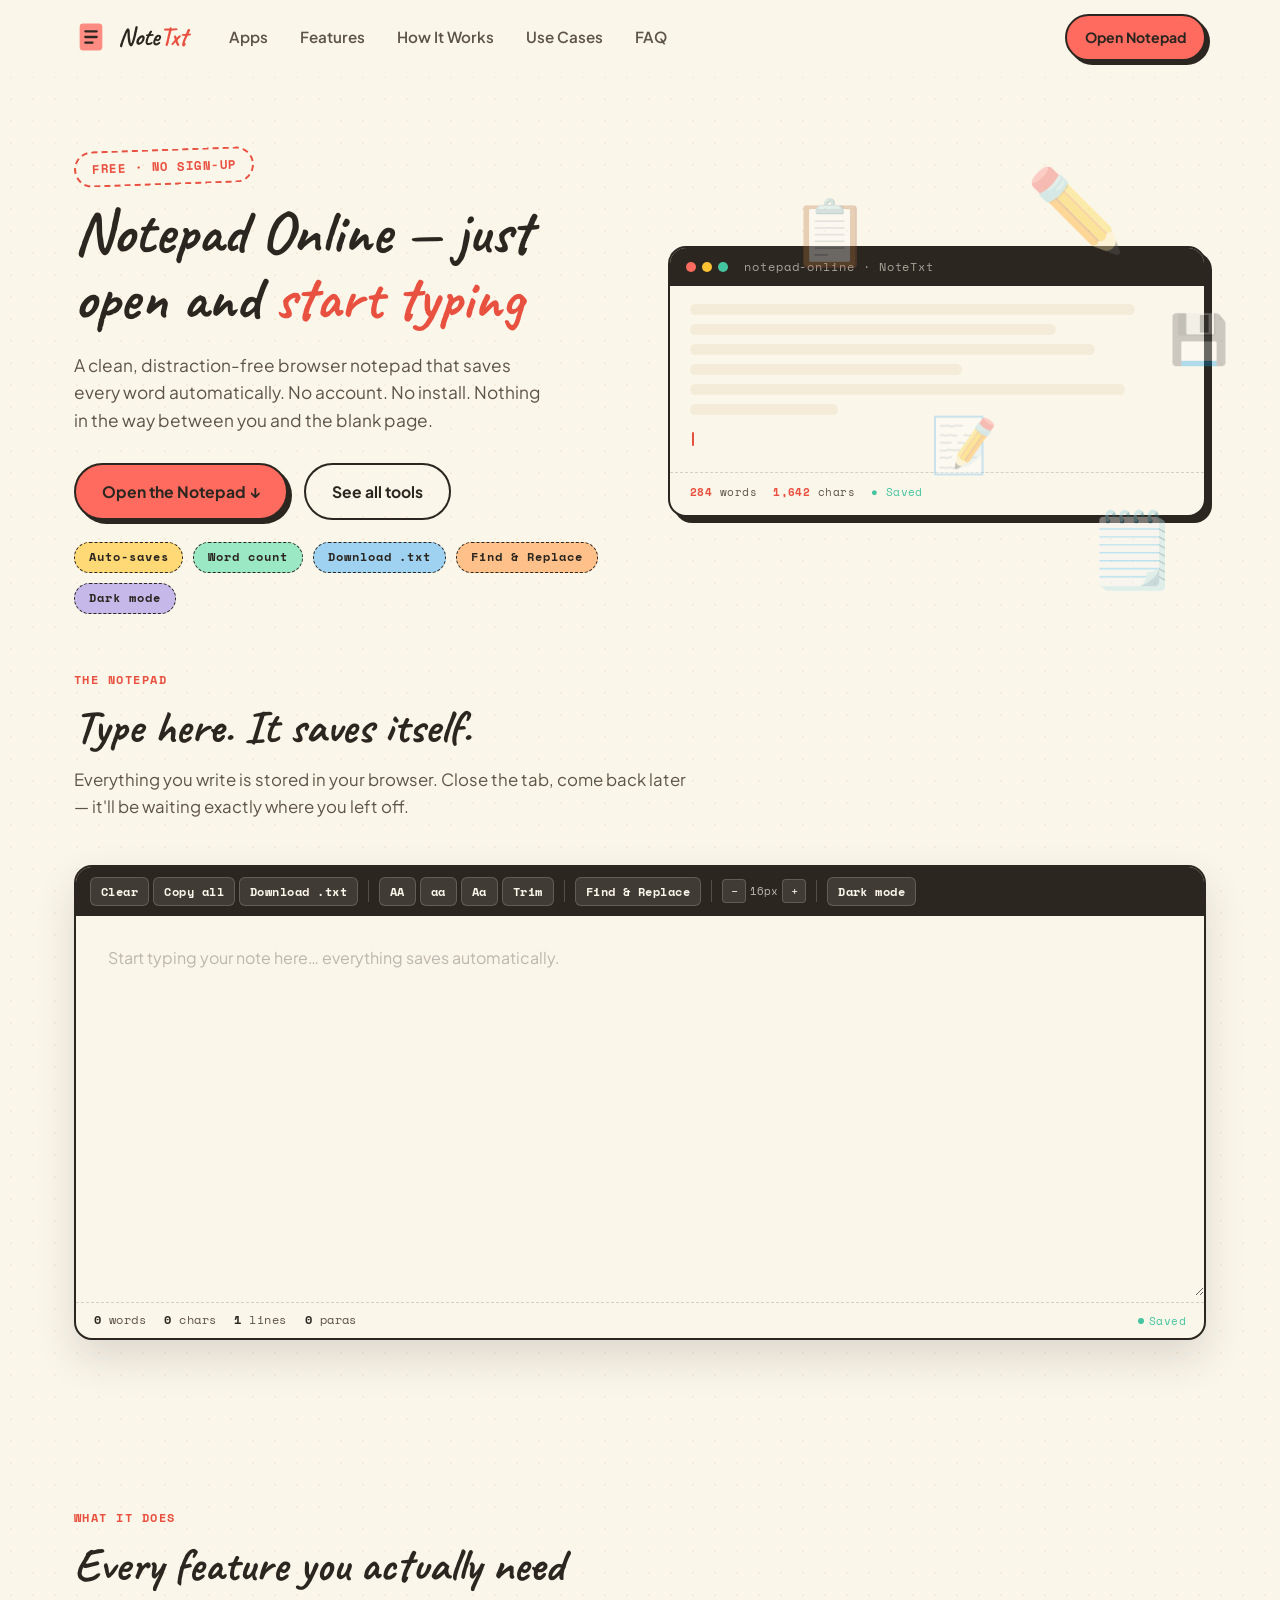
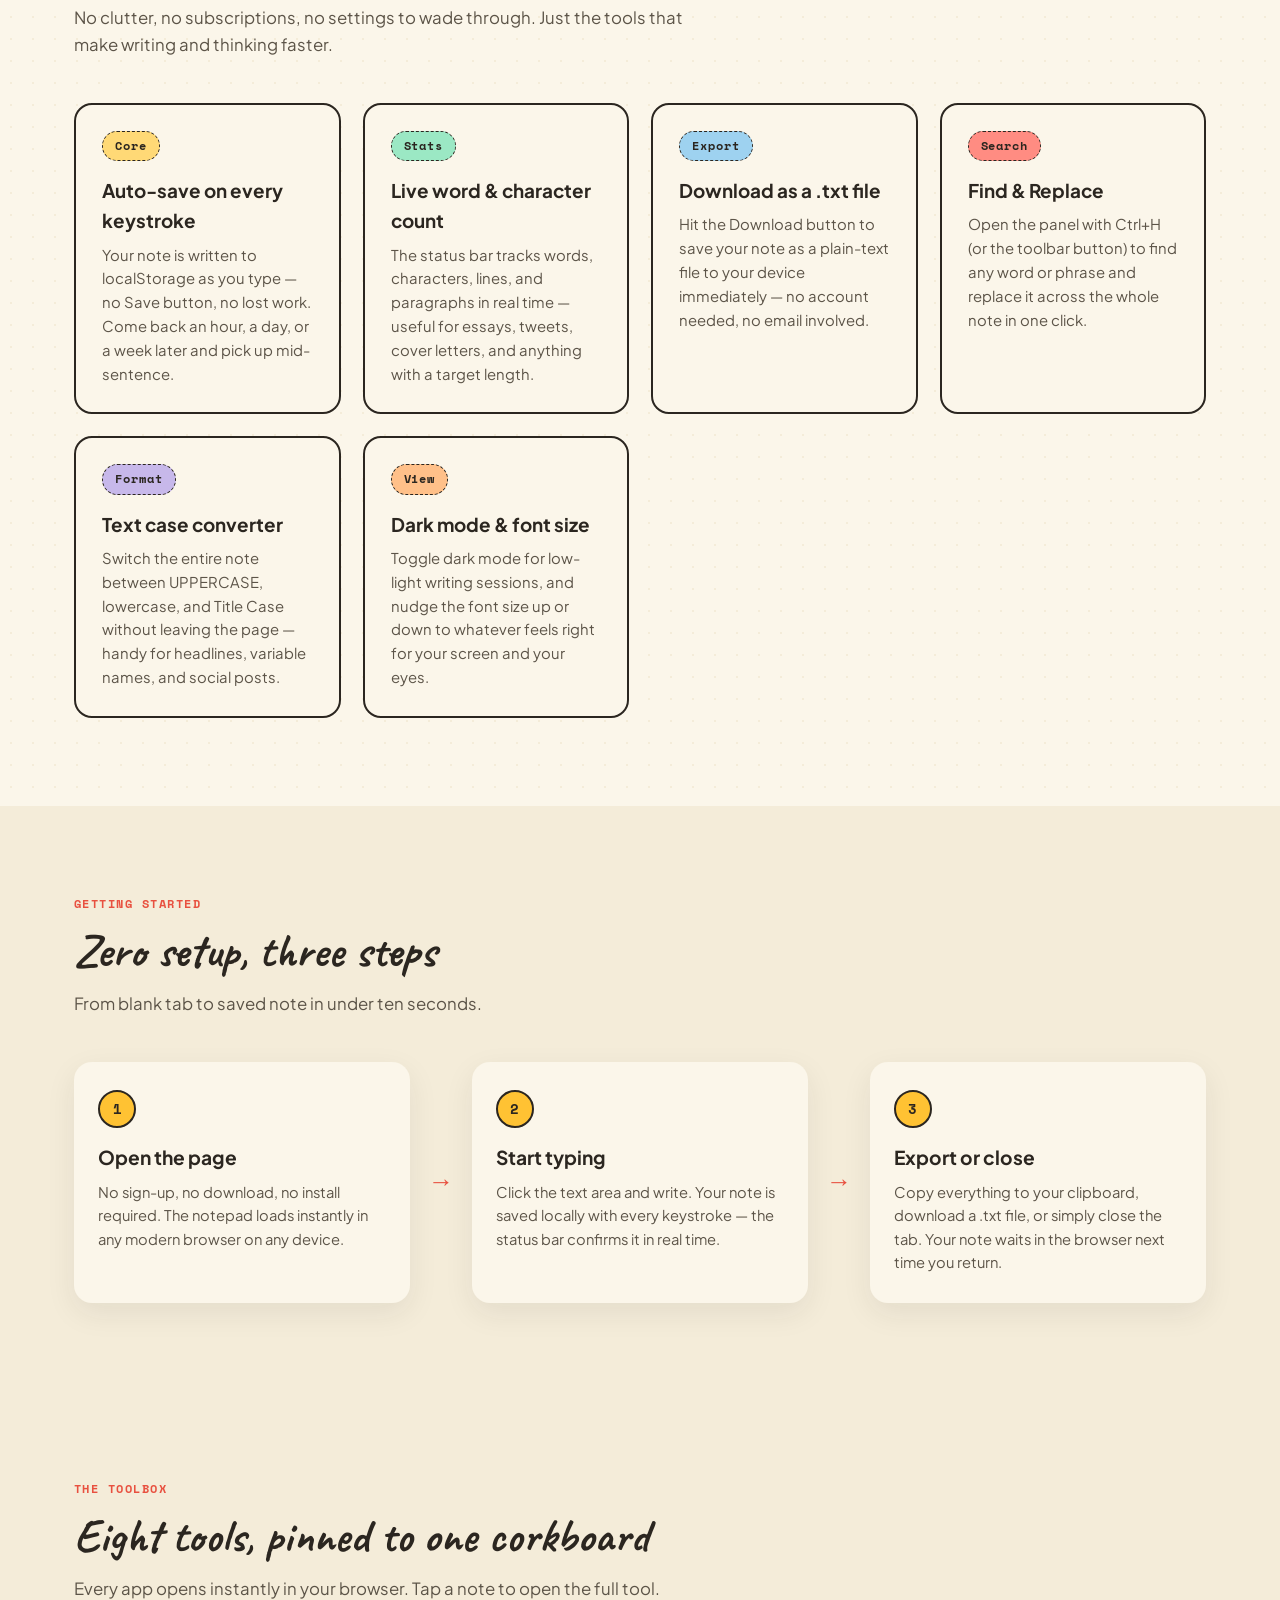
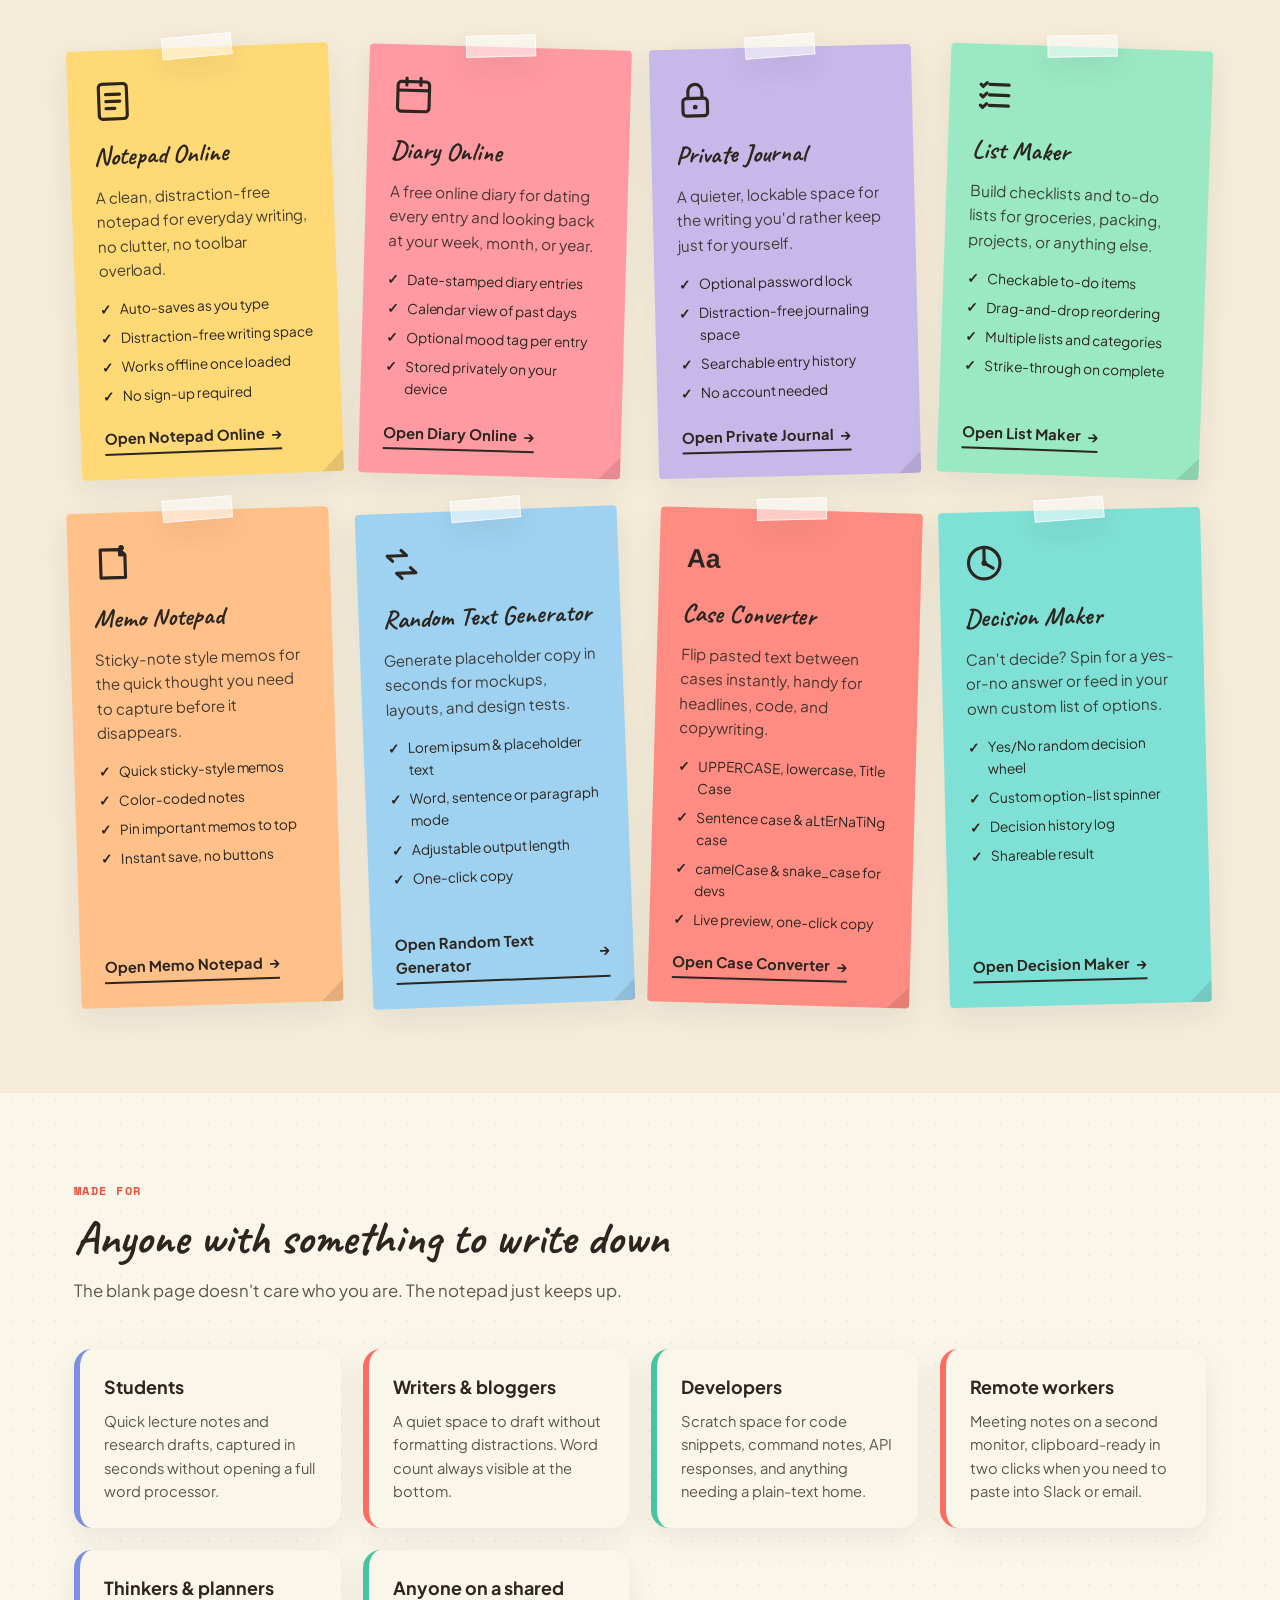
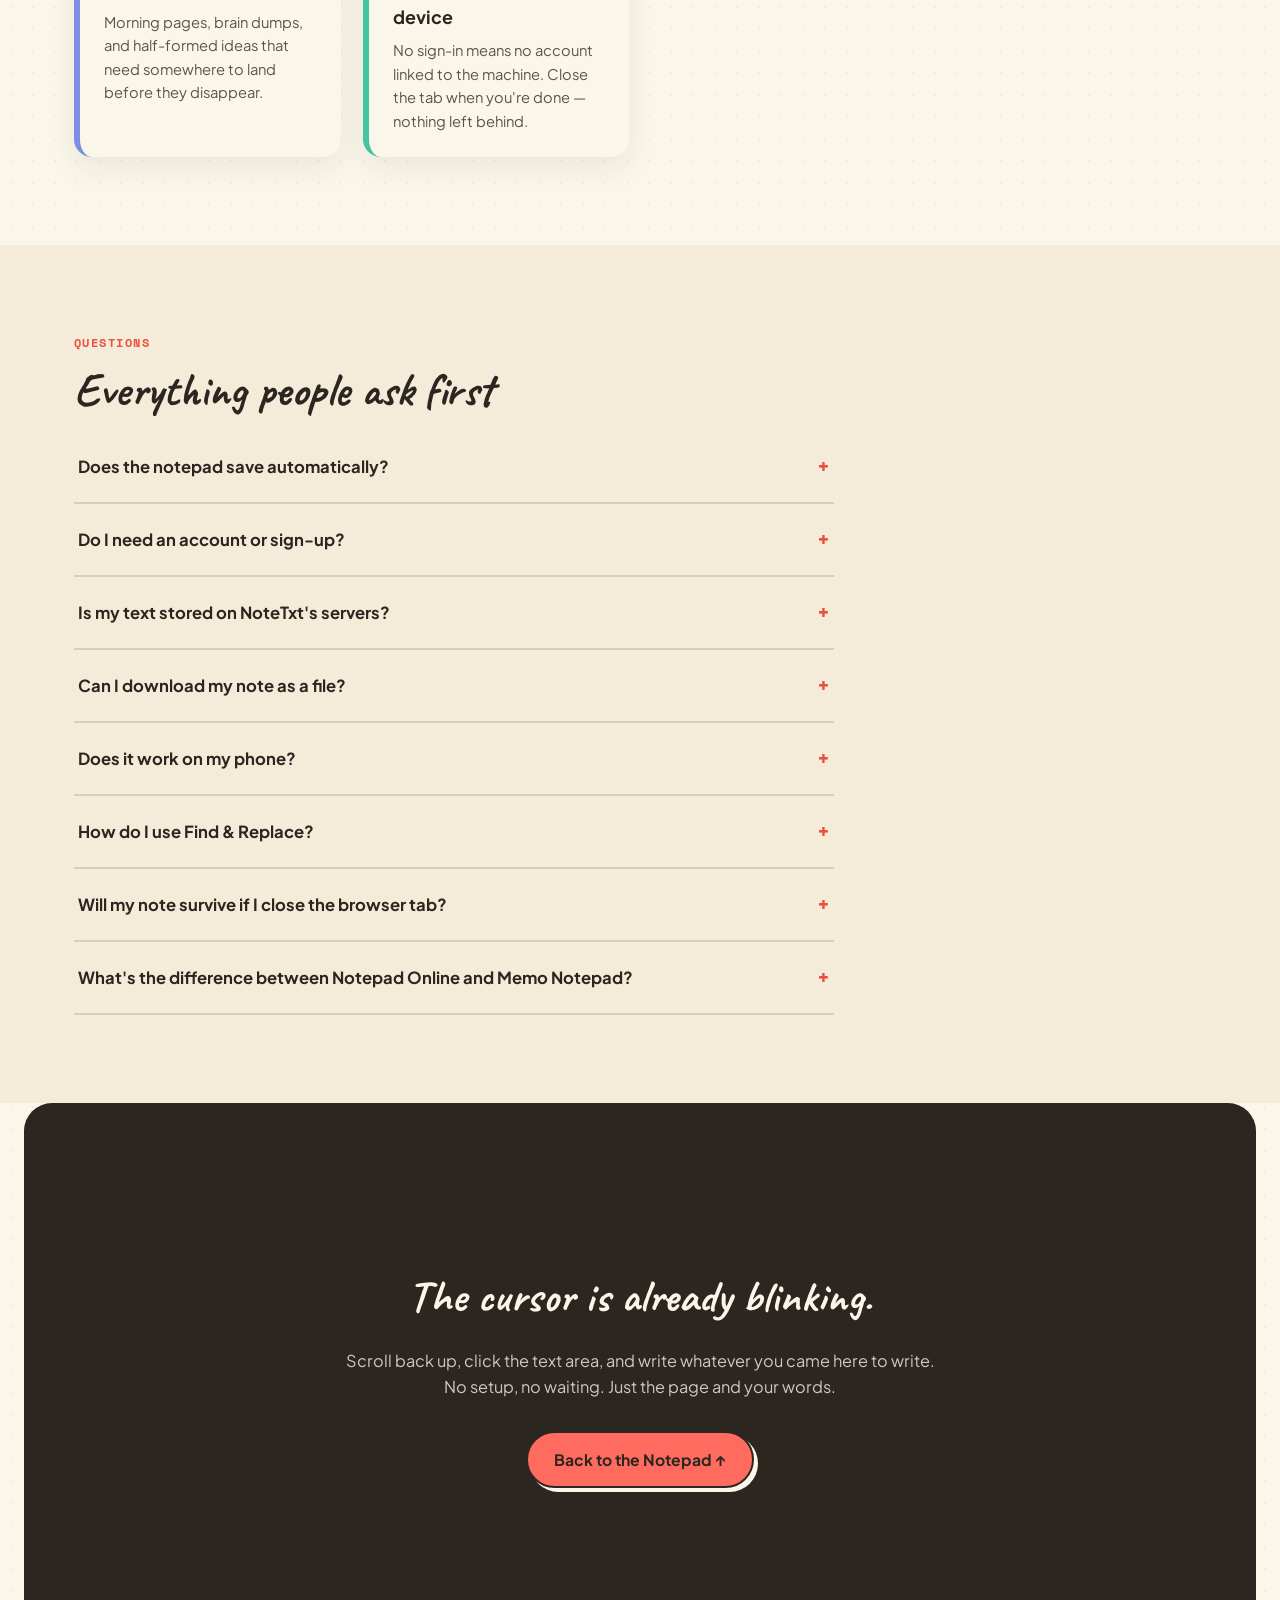
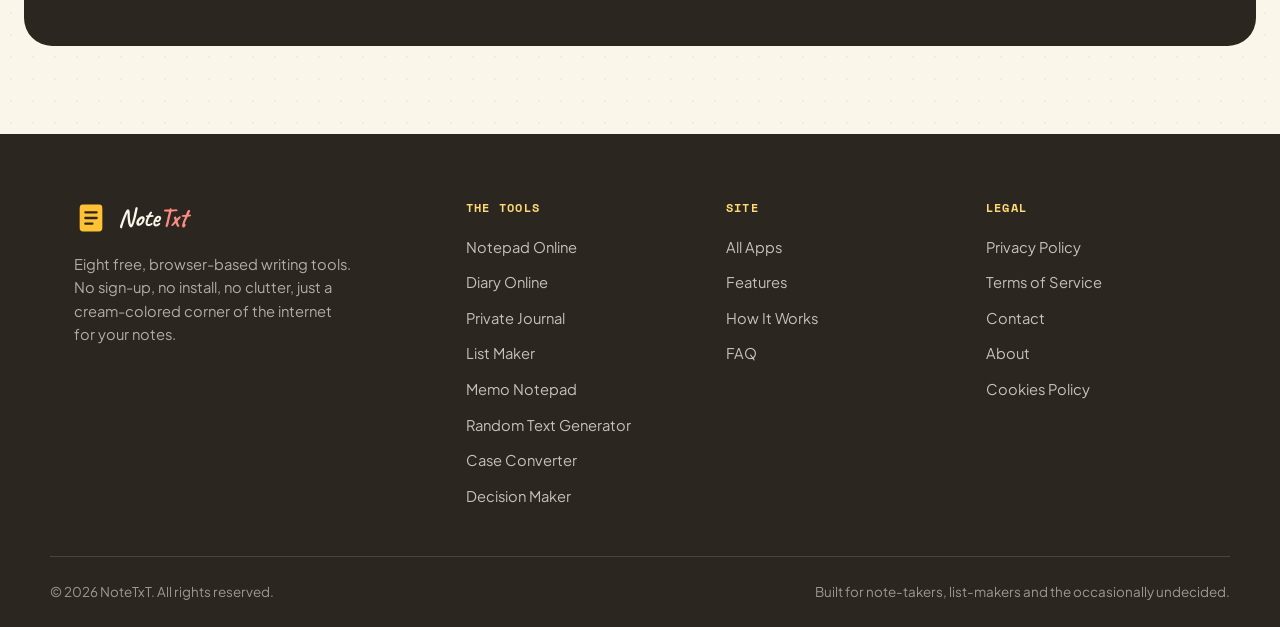
<file: notepad.html>
<!DOCTYPE html>
<html lang="en">
<head>
<meta charset="UTF-8">
<meta name="viewport" content="width=device-width, initial-scale=1.0, viewport-fit=cover">
<title>Notepad Online – Free Browser Notepad, No Sign-Up | NoteTxt</title>
<meta name="description" content="Notepad Online by NoteTxt: a free, distraction-free browser notepad that auto-saves as you type. No account needed. Works on any device. Type, format, copy, download — instantly.">
<meta name="keywords" content="notepad online, online notepad, free notepad, browser notepad, notepad no sign up, online text editor, simple notepad, type online, free text editor online, notepad app">
<meta name="author" content="NoteTxt">
<meta name="robots" content="index, follow, max-image-preview:large">
<link rel="canonical" href="https://notetxt.github.io/notepad">
<meta name="theme-color" content="#FBF6EA">

<!-- Open Graph -->
<meta property="og:type" content="website">
<meta property="og:url" content="https://notetxt.github.io/notepad">
<meta property="og:title" content="Notepad Online – Free Browser Notepad | NoteTxt">
<meta property="og:description" content="A free, distraction-free online notepad that auto-saves as you type. No account, no install. Works on phone, tablet, and desktop.">
<meta property="og:image" content="https://notetxt.github.io/og-image.png">
<meta property="og:site_name" content="NoteTxt">

<!-- Twitter -->
<meta name="twitter:card" content="summary_large_image">
<meta name="twitter:title" content="Notepad Online – Free Browser Notepad | NoteTxt">
<meta name="twitter:description" content="A free, distraction-free online notepad that auto-saves as you type. No account, no install.">
<meta name="twitter:image" content="https://notetxt.github.io/og-image.png">

<!-- Favicon -->
<link rel="icon" href="data:image/svg+xml,%3Csvg xmlns='http://www.w3.org/2000/svg' viewBox='0 0 100 100'%3E%3Crect width='100' height='100' rx='20' fill='%23FF8C82'/%3E%3Crect x='25' y='18' width='50' height='64' rx='4' fill='%23FBF6EA'/%3E%3Cline x1='34' y1='34' x2='66' y2='34' stroke='%232B2620' stroke-width='4' stroke-linecap='round'/%3E%3Cline x1='34' y1='46' x2='66' y2='46' stroke='%232B2620' stroke-width='4' stroke-linecap='round'/%3E%3Cline x1='34' y1='58' x2='54' y2='58' stroke='%232B2620' stroke-width='4' stroke-linecap='round'/%3E%3C/svg%3E">

<!-- Fonts -->
<link rel="preconnect" href="https://fonts.googleapis.com">
<link rel="preconnect" href="https://fonts.gstatic.com" crossorigin>
<link href="https://fonts.googleapis.com/css2?family=Caveat:wght@600;700&family=Plus+Jakarta+Sans:wght@400;500;600;700;800&family=Space+Mono:wght@400;700&display=swap" rel="stylesheet">

<link rel="stylesheet" href="/css/style.css">

<!-- Schema: WebPage -->
<script type="application/ld+json">
{
  "@context": "https://schema.org",
  "@type": "WebPage",
  "name": "Notepad Online – Free Browser Notepad",
  "url": "https://notetxt.github.io/notepad",
  "description": "A free, distraction-free online notepad that auto-saves as you type. No account needed.",
  "isPartOf": {
    "@type": "WebSite",
    "name": "NoteTxt",
    "url": "https://notetxt.github.io/"
  }
}
</script>

<!-- Schema: WebApplication -->
<script type="application/ld+json">
{
  "@context": "https://schema.org",
  "@type": "WebApplication",
  "name": "Notepad Online",
  "url": "https://notetxt.github.io/notepad",
  "applicationCategory": "UtilitiesApplication",
  "operatingSystem": "Any",
  "browserRequirements": "Requires a modern web browser",
  "offers": {
    "@type": "Offer",
    "price": "0",
    "priceCurrency": "USD"
  },
  "description": "A free, distraction-free online notepad that auto-saves as you type. Supports word count, character count, copy, download, formatting tools, and dark mode. No sign-up required.",
  "featureList": [
    "Auto-save to browser localStorage",
    "Word and character count",
    "Copy all text to clipboard",
    "Download as .txt file",
    "Dark mode toggle",
    "Font size control",
    "Find & Replace",
    "Text formatting toolbar"
  ],
  "provider": {
    "@type": "Organization",
    "name": "NoteTxt",
    "url": "https://notetxt.github.io/"
  }
}
</script>

<!-- Schema: BreadcrumbList -->
<script type="application/ld+json">
{
  "@context": "https://schema.org",
  "@type": "BreadcrumbList",
  "itemListElement": [
    { "@type": "ListItem", "position": 1, "name": "Home", "item": "https://notetxt.github.io/" },
    { "@type": "ListItem", "position": 2, "name": "Notepad Online", "item": "https://notetxt.github.io/notepad-online" }
  ]
}
</script>

<!-- Schema: FAQPage -->
<script type="application/ld+json">
{
  "@context": "https://schema.org",
  "@type": "FAQPage",
  "mainEntity": [
    {
      "@type": "Question",
      "name": "Does the online notepad save my notes automatically?",
      "acceptedAnswer": { "@type": "Answer", "text": "Yes. Every keystroke is saved automatically to your browser's localStorage, so your notes are there when you come back — even after closing the tab." }
    },
    {
      "@type": "Question",
      "name": "Do I need to create an account to use Notepad Online?",
      "acceptedAnswer": { "@type": "Answer", "text": "No account, no email, no sign-up. Just open the page and start typing." }
    },
    {
      "@type": "Question",
      "name": "Can I download my notes as a file?",
      "acceptedAnswer": { "@type": "Answer", "text": "Yes. Use the Download button in the toolbar to save your note as a .txt file to your device instantly." }
    },
    {
      "@type": "Question",
      "name": "Does the notepad work on mobile?",
      "acceptedAnswer": { "@type": "Answer", "text": "Absolutely. Notepad Online is fully responsive and works on any phone, tablet, or desktop browser without installing anything." }
    },
    {
      "@type": "Question",
      "name": "Is my text stored on NoteTxt's servers?",
      "acceptedAnswer": { "@type": "Answer", "text": "No. Your text never leaves your browser. Everything is stored locally in localStorage on your own device." }
    },
    {
      "@type": "Question",
      "name": "Can I use Find & Replace in the notepad?",
      "acceptedAnswer": { "@type": "Answer", "text": "Yes. The toolbox includes a Find & Replace panel. Press Ctrl+H (or use the toolbar button) to open it, then swap out any word or phrase in seconds." }
    }
  ]
}
</script>

<style>
/* ============================================================
   NOTEPAD-ONLINE PAGE — page-scoped additions
   All base tokens are inherited from style.css
   ============================================================ */

/* ---- Hero (page-level) ---- */
.np-hero {
  padding: 72px 0 56px;
  position: relative;
  overflow: hidden;
}
.np-hero-inner {
  display: grid;
  grid-template-columns: 1fr 1fr;
  gap: 56px;
  align-items: center;
}
.np-hero-text .hero-title {
  font-family: var(--font-display);
  font-size: clamp(2.4rem, 5vw, 3.8rem);
  line-height: 1.08;
  margin: 16px 0 20px;
}
.np-hero-text .hero-sub {
  font-size: 1.08rem;
  color: var(--ink-soft);
  margin-bottom: 28px;
  max-width: 480px;
}
.hero-badges {
  display: flex;
  flex-wrap: wrap;
  gap: 10px;
  margin-top: 22px;
}
.badge {
  font-family: var(--font-mono);
  font-size: 0.74rem;
  font-weight: 700;
  letter-spacing: 0.08em;
  padding: 5px 14px;
  border-radius: 999px;
  border: 1.5px dashed var(--ink);
  background: var(--note-yellow);
}
.badge-mint   { background: var(--note-mint); }
.badge-sky    { background: var(--note-sky); }
.badge-peach  { background: var(--note-peach); }
.badge-lavender { background: var(--note-lavender); }

/* Mini visual preview on hero right */
.np-hero-preview {
  background: var(--cream);
  border: 2px solid var(--ink);
  border-radius: var(--radius-card);
  box-shadow: 6px 6px 0 var(--ink);
  overflow: hidden;
  position: relative;
}
.preview-bar {
  background: var(--ink);
  padding: 10px 16px;
  display: flex;
  align-items: center;
  gap: 8px;
}
.preview-dots { display: flex; gap: 6px; }
.preview-dots span {
  width: 10px; height: 10px;
  border-radius: 50%;
  display: block;
}
.preview-dots span:nth-child(1) { background: var(--coral); }
.preview-dots span:nth-child(2) { background: var(--marigold); }
.preview-dots span:nth-child(3) { background: var(--mint); }
.preview-label {
  font-family: var(--font-mono);
  font-size: 0.72rem;
  color: rgba(251,246,234,0.6);
  margin-left: 8px;
  letter-spacing: 0.08em;
}
.preview-lines { padding: 18px 20px 22px; }
.preview-line {
  height: 11px;
  background: var(--cream-deep);
  border-radius: 6px;
  margin-bottom: 9px;
  animation: shimmer 2.4s ease-in-out infinite;
}
.preview-line:nth-child(1) { width: 90%; animation-delay: 0s; }
.preview-line:nth-child(2) { width: 74%; animation-delay: 0.2s; }
.preview-line:nth-child(3) { width: 82%; animation-delay: 0.4s; }
.preview-line:nth-child(4) { width: 55%; animation-delay: 0.6s; }
.preview-line:nth-child(5) { width: 88%; animation-delay: 0.8s; }
.preview-line:nth-child(6) { width: 40%; animation-delay: 1s; }
.preview-cursor {
  display: inline-block;
  width: 2px;
  height: 14px;
  background: var(--coral-deep);
  margin-left: 2px;
  vertical-align: middle;
  animation: blink 1s step-end infinite;
  border-radius: 1px;
}
@keyframes blink { 0%,100%{opacity:1} 50%{opacity:0} }
@keyframes shimmer {
  0%,100% { opacity: 0.55; }
  50% { opacity: 1; }
}
.preview-stat-row {
  display: flex;
  gap: 16px;
  padding: 10px 20px 14px;
  border-top: 1.5px dashed rgba(43,38,32,0.18);
}
.preview-stat {
  font-family: var(--font-mono);
  font-size: 0.7rem;
  color: var(--ink-soft);
  letter-spacing: 0.04em;
}
.preview-stat strong { color: var(--coral-deep); }

@media (max-width: 780px) {
  .np-hero-inner { grid-template-columns: 1fr; gap: 32px; }
  .np-hero-preview { max-width: 420px; }
}

/* ---- APP SECTION ---- */
.app-section { padding: 0 0 80px; }
.app-shell {
  background: var(--cream);
  border: 2px solid var(--ink);
  border-radius: var(--radius-card);
  box-shadow: var(--shadow-lift);
  overflow: hidden;
}

/* Toolbar */
.app-toolbar {
  background: var(--ink);
  display: flex;
  align-items: center;
  gap: 6px;
  padding: 10px 14px;
  flex-wrap: wrap;
}
.tb-group {
  display: flex;
  align-items: center;
  gap: 4px;
}
.tb-divider {
  width: 1px;
  height: 22px;
  background: rgba(251,246,234,0.2);
  margin: 0 4px;
}
.tb-btn {
  background: rgba(251,246,234,0.1);
  border: 1px solid rgba(251,246,234,0.18);
  border-radius: 6px;
  color: var(--cream);
  font-family: var(--font-mono);
  font-size: 0.72rem;
  font-weight: 700;
  padding: 5px 10px;
  cursor: pointer;
  transition: background 0.15s ease, transform 0.12s ease;
  white-space: nowrap;
  letter-spacing: 0.04em;
}
.tb-btn:hover { background: rgba(251,246,234,0.22); transform: translateY(-1px); }
.tb-btn:active { transform: translateY(0); }
.tb-btn.is-active { background: var(--coral); color: var(--ink); border-color: var(--coral); }
.tb-btn svg { display:inline; vertical-align:middle; }

/* Font size control */
.tb-font-ctrl {
  display: flex;
  align-items: center;
  gap: 4px;
}
.tb-font-ctrl button {
  background: rgba(251,246,234,0.1);
  border: 1px solid rgba(251,246,234,0.18);
  border-radius: 4px;
  color: var(--cream);
  font-family: var(--font-mono);
  font-size: 0.78rem;
  width: 24px;
  height: 24px;
  cursor: pointer;
  transition: background 0.15s;
  display: flex; align-items: center; justify-content: center;
}
.tb-font-ctrl button:hover { background: rgba(251,246,234,0.22); }
#font-size-label {
  font-family: var(--font-mono);
  font-size: 0.7rem;
  color: rgba(251,246,234,0.7);
  min-width: 28px;
  text-align: center;
}

/* Find & Replace panel */
.fnr-panel {
  background: var(--cream-deep);
  border-bottom: 2px solid var(--ink);
  padding: 10px 16px;
  display: none;
  gap: 10px;
  align-items: center;
  flex-wrap: wrap;
}
.fnr-panel.is-open { display: flex; }
.fnr-panel input {
  font-family: var(--font-body);
  font-size: 0.88rem;
  border: 1.5px solid var(--ink);
  border-radius: 6px;
  padding: 6px 10px;
  background: var(--cream);
  color: var(--ink);
  outline: none;
  width: 160px;
}
.fnr-panel input:focus { border-color: var(--coral-deep); }
.fnr-panel label {
  font-family: var(--font-mono);
  font-size: 0.7rem;
  letter-spacing: 0.06em;
  color: var(--ink-soft);
}
.fnr-pair { display: flex; align-items: center; gap: 6px; }
.fnr-btn {
  font-family: var(--font-mono);
  font-size: 0.72rem;
  font-weight: 700;
  padding: 6px 12px;
  border-radius: 6px;
  border: 1.5px solid var(--ink);
  background: var(--cream);
  color: var(--ink);
  cursor: pointer;
  transition: background 0.15s;
}
.fnr-btn:hover { background: var(--note-yellow); }
.fnr-btn.fnr-replace-btn { background: var(--coral); }
.fnr-btn.fnr-replace-btn:hover { background: var(--coral-deep); }
#fnr-count {
  font-family: var(--font-mono);
  font-size: 0.72rem;
  color: var(--ink-soft);
}

/* Textarea */
.app-editor-wrap {
  position: relative;
}
#np-textarea {
  width: 100%;
  min-height: 380px;
  resize: vertical;
  border: none;
  outline: none;
  font-family: var(--font-body);
  font-size: 16px;
  line-height: 1.72;
  color: var(--ink);
  background: var(--cream);
  padding: 28px 32px;
  box-sizing: border-box;
  caret-color: var(--coral-deep);
  transition: font-size 0.15s;
}
#np-textarea::placeholder { color: rgba(43,38,32,0.3); }
#np-textarea.dark-mode {
  background: #1e1a16;
  color: #f0e8d8;
  caret-color: var(--coral);
}

/* Status bar */
.app-statusbar {
  display: flex;
  justify-content: space-between;
  align-items: center;
  padding: 8px 18px;
  border-top: 1.5px dashed rgba(43,38,32,0.18);
  flex-wrap: wrap;
  gap: 8px;
}
.status-stats {
  display: flex;
  gap: 18px;
}
.status-stat {
  font-family: var(--font-mono);
  font-size: 0.72rem;
  color: var(--ink-soft);
  letter-spacing: 0.04em;
}
.status-stat strong { color: var(--ink); }
.status-saved {
  font-family: var(--font-mono);
  font-size: 0.7rem;
  color: var(--mint);
  letter-spacing: 0.04em;
  display: flex;
  align-items: center;
  gap: 5px;
}
.status-saved::before {
  content: "";
  display: inline-block;
  width: 6px; height: 6px;
  border-radius: 50%;
  background: var(--mint);
}

/* ---- THE TOOLBOX ---- */
.toolbox { background: var(--cream-deep); }
.toolbox-grid {
  display: grid;
  grid-template-columns: repeat(auto-fit, minmax(270px, 1fr));
  gap: 22px;
}
.tool-card {
  background: var(--cream);
  border: 2px solid var(--ink);
  border-radius: var(--radius-card);
  padding: 24px 24px 20px;
  display: flex;
  flex-direction: column;
  gap: 10px;
  transition: transform 0.22s ease, box-shadow 0.22s ease;
  position: relative;
  overflow: hidden;
}
.tool-card::before {
  content: "";
  position: absolute;
  top: 0; left: 0; right: 0;
  height: 4px;
}
.tool-card.tc-coral::before  { background: var(--coral); }
.tool-card.tc-mint::before   { background: var(--mint); }
.tool-card.tc-periwinkle::before { background: var(--periwinkle); }
.tool-card.tc-marigold::before { background: var(--marigold); }
.tool-card.tc-peach::before  { background: var(--note-peach); }
.tool-card.tc-lavender::before { background: var(--note-lavender); }
.tool-card.tc-sky::before    { background: var(--note-sky); }
.tool-card:hover { transform: translateY(-5px); box-shadow: var(--shadow-lift); }
.tool-card-icon {
  font-family: var(--font-display);
  font-size: 2rem;
  line-height: 1;
}
.tool-card h3 {
  font-size: 1.12rem;
  margin: 0;
}
.tool-card p {
  color: var(--ink-soft);
  font-size: 0.9rem;
  flex: 1;
}
.tool-card-link {
  font-family: var(--font-mono);
  font-size: 0.75rem;
  font-weight: 700;
  letter-spacing: 0.06em;
  color: var(--coral-deep);
  display: inline-flex;
  align-items: center;
  gap: 5px;
  border-bottom: 1.5px solid var(--coral-deep);
  padding-bottom: 1px;
  align-self: flex-start;
  transition: gap 0.2s;
}
.tool-card-link:hover { gap: 9px; }

/* ---- FEATURES ---- */
.features-np { }
.features-np-grid {
  display: grid;
  grid-template-columns: repeat(auto-fit, minmax(240px, 1fr));
  gap: 22px;
}

/* ---- HOW IT WORKS ---- */
.how-np { background: var(--cream-deep); }

/* ---- USE CASES ---- */
.usecases-np { }

/* ---- FAQ ---- */
.faq-np { background: var(--cream-deep); }

/* ---- CTA ---- */
.cta-np {
  background: var(--ink);
  color: var(--cream);
  border-radius: 28px;
  margin: 0 24px 88px;
  text-align: center;
}
.cta-np-inner { max-width: 640px; margin: 0 auto; padding: 70px 24px; }
.cta-np h2 {
  font-family: var(--font-display);
  font-size: clamp(2rem, 4vw, 2.8rem);
  margin-bottom: 16px;
}
.cta-np p { color: rgba(251,246,234,0.78); margin-bottom: 30px; font-size: 1.02rem; }
.cta-np .btn-primary { box-shadow: 4px 4px 0 var(--cream); }
.cta-np .btn-primary:hover { box-shadow: 6px 6px 0 var(--cream); }

@media (max-width: 600px) {
  #np-textarea { padding: 18px 16px; min-height: 280px; }
  .app-toolbar { gap: 4px; }
  .tb-btn { font-size: 0.68rem; padding: 4px 8px; }
  .status-stats { gap: 10px; }
  .cta-np { margin: 0 14px 60px; border-radius: 20px; }
}
</style>
</head>
<body>

<div id="site-header"></div>

<main id="main-content">

  <!-- ============================================================
       HERO
       ============================================================ -->
  <section class="section np-hero" aria-label="Notepad Online introduction">
    <div class="container">
      <div class="np-hero-inner">
        <div class="np-hero-text">
          <p class="eyebrow"><span class="eyebrow-stamp">Free · No Sign-Up</span></p>
          <h1 class="hero-title">Notepad Online — just open and <span class="highlight">start typing</span></h1>
          <p class="hero-sub">A clean, distraction-free browser notepad that saves every word automatically. No account. No install. Nothing in the way between you and the blank page.</p>
          <div class="hero-cta">
            <a href="#notepad-app" class="btn btn-primary">Open the Notepad ↓</a>
            <a href="#toolbox" class="btn btn-ghost">See all tools</a>
          </div>
          <div class="hero-badges">
            <span class="badge">Auto-saves</span>
            <span class="badge badge-mint">Word count</span>
            <span class="badge badge-sky">Download .txt</span>
            <span class="badge badge-peach">Find &amp; Replace</span>
            <span class="badge badge-lavender">Dark mode</span>
          </div>
        </div>
        <div class="np-hero-preview" aria-hidden="true">
          <div class="preview-bar">
            <div class="preview-dots">
              <span></span><span></span><span></span>
            </div>
            <span class="preview-label">notepad-online · NoteTxt</span>
          </div>
          <div class="preview-lines">
            <div class="preview-line"></div>
            <div class="preview-line"></div>
            <div class="preview-line"></div>
            <div class="preview-line"></div>
            <div class="preview-line"></div>
            <div class="preview-line" style="width:30%"></div>
            <span class="preview-cursor"></span>
          </div>
          <div class="preview-stat-row">
            <span class="preview-stat"><strong>284</strong> words</span>
            <span class="preview-stat"><strong>1,642</strong> chars</span>
            <span class="preview-stat" style="color:var(--mint)">● Saved</span>
          </div>
        </div>
      </div>
    </div>

    <!-- Hero doodles (decorative) -->
    <div class="hero-doodles" aria-hidden="true">
      <span class="doodle doodle-1">✏️</span>
      <span class="doodle doodle-2">📝</span>
      <span class="doodle doodle-3">📋</span>
      <span class="doodle doodle-4">🗒️</span>
      <span class="doodle doodle-5">💾</span>
    </div>
  </section>

  <!-- ============================================================
       NOTEPAD APPLICATION
       ============================================================ -->
  <section class="section app-section" id="notepad-app" aria-label="Notepad Online web application">
    <div class="container">
      <p class="eyebrow">The Notepad</p>
      <h2 class="section-title reveal">Type here. It saves itself.</h2>
      <p class="section-sub reveal">Everything you write is stored in your browser. Close the tab, come back later — it'll be waiting exactly where you left off.</p>

      <div class="app-shell">

        <!-- Toolbar -->
        <div class="app-toolbar" role="toolbar" aria-label="Notepad toolbar">
          <div class="tb-group">
            <button class="tb-btn" id="tb-clear" title="Clear all text" aria-label="Clear all text">Clear</button>
            <button class="tb-btn" id="tb-copy" title="Copy all text" aria-label="Copy all text to clipboard">Copy all</button>
            <button class="tb-btn" id="tb-download" title="Download as .txt" aria-label="Download note as text file">Download .txt</button>
          </div>
          <div class="tb-divider" aria-hidden="true"></div>
          <div class="tb-group">
            <button class="tb-btn" id="tb-upper" title="UPPERCASE" aria-label="Convert to uppercase">AA</button>
            <button class="tb-btn" id="tb-lower" title="lowercase" aria-label="Convert to lowercase">aa</button>
            <button class="tb-btn" id="tb-title" title="Title Case" aria-label="Convert to title case">Aa</button>
            <button class="tb-btn" id="tb-trim" title="Remove extra spaces" aria-label="Trim whitespace">Trim</button>
          </div>
          <div class="tb-divider" aria-hidden="true"></div>
          <div class="tb-group">
            <button class="tb-btn" id="tb-fnr" title="Find &amp; Replace (Ctrl+H)" aria-label="Open Find and Replace">Find &amp; Replace</button>
          </div>
          <div class="tb-divider" aria-hidden="true"></div>
          <div class="tb-group tb-font-ctrl">
            <button id="font-dec" aria-label="Decrease font size">−</button>
            <span id="font-size-label">16px</span>
            <button id="font-inc" aria-label="Increase font size">+</button>
          </div>
          <div class="tb-divider" aria-hidden="true"></div>
          <div class="tb-group">
            <button class="tb-btn" id="tb-dark" title="Toggle dark mode" aria-label="Toggle dark mode">Dark mode</button>
          </div>
        </div>

        <!-- Find & Replace panel -->
        <div class="fnr-panel" id="fnr-panel" role="search" aria-label="Find and replace">
          <div class="fnr-pair">
            <label for="fnr-find">Find</label>
            <input type="text" id="fnr-find" placeholder="Search…" autocomplete="off">
          </div>
          <div class="fnr-pair">
            <label for="fnr-replace">Replace with</label>
            <input type="text" id="fnr-replace" placeholder="Replacement…" autocomplete="off">
          </div>
          <button class="fnr-btn" id="fnr-replace-btn">Replace all</button>
          <span id="fnr-count"></span>
        </div>

        <!-- Textarea -->
        <div class="app-editor-wrap">
          <textarea
            id="np-textarea"
            placeholder="Start typing your note here… everything saves automatically."
            aria-label="Notepad text area — your writing auto-saves to this browser"
            spellcheck="true"
          ></textarea>
        </div>

        <!-- Status bar -->
        <div class="app-statusbar" aria-live="polite" aria-atomic="true">
          <div class="status-stats">
            <span class="status-stat"><strong id="word-count">0</strong> words</span>
            <span class="status-stat"><strong id="char-count">0</strong> chars</span>
            <span class="status-stat"><strong id="line-count">1</strong> lines</span>
            <span class="status-stat"><strong id="para-count">0</strong> paras</span>
          </div>
          <span class="status-saved" id="save-indicator" aria-live="polite">Saved</span>
        </div>

      </div><!-- /.app-shell -->
    </div>
  </section>

  <!-- ============================================================
       FEATURES
       ============================================================ -->
  <section class="section features-np" id="features" aria-label="Notepad Online features">
    <div class="container">
      <p class="eyebrow">What it does</p>
      <h2 class="section-title reveal">Every feature you actually need</h2>
      <p class="section-sub reveal">No clutter, no subscriptions, no settings to wade through. Just the tools that make writing and thinking faster.</p>
      <div class="features-np-grid">

        <div class="feature-card reveal">
          <span class="feature-stamp stamp-yellow">Core</span>
          <h3>Auto-save on every keystroke</h3>
          <p>Your note is written to localStorage as you type — no Save button, no lost work. Come back an hour, a day, or a week later and pick up mid-sentence.</p>
        </div>

        <div class="feature-card reveal">
          <span class="feature-stamp stamp-mint">Stats</span>
          <h3>Live word &amp; character count</h3>
          <p>The status bar tracks words, characters, lines, and paragraphs in real time — useful for essays, tweets, cover letters, and anything with a target length.</p>
        </div>

        <div class="feature-card reveal">
          <span class="feature-stamp stamp-sky">Export</span>
          <h3>Download as a .txt file</h3>
          <p>Hit the Download button to save your note as a plain-text file to your device immediately — no account needed, no email involved.</p>
        </div>

        <div class="feature-card reveal">
          <span class="feature-stamp stamp-coral">Search</span>
          <h3>Find &amp; Replace</h3>
          <p>Open the panel with Ctrl+H (or the toolbar button) to find any word or phrase and replace it across the whole note in one click.</p>
        </div>

        <div class="feature-card reveal">
          <span class="feature-stamp stamp-lavender">Format</span>
          <h3>Text case converter</h3>
          <p>Switch the entire note between UPPERCASE, lowercase, and Title Case without leaving the page — handy for headlines, variable names, and social posts.</p>
        </div>

        <div class="feature-card reveal">
          <span class="feature-stamp stamp-peach">View</span>
          <h3>Dark mode &amp; font size</h3>
          <p>Toggle dark mode for low-light writing sessions, and nudge the font size up or down to whatever feels right for your screen and your eyes.</p>
        </div>

      </div>
    </div>
  </section>

  <!-- ============================================================
       HOW IT WORKS
       ============================================================ -->
  <section class="section how how-np" id="how-it-works" aria-label="How Notepad Online works">
    <div class="container">
      <p class="eyebrow">Getting started</p>
      <h2 class="section-title reveal">Zero setup, three steps</h2>
      <p class="section-sub reveal">From blank tab to saved note in under ten seconds.</p>
      <div class="steps">

        <div class="step reveal">
          <span class="step-num">1</span>
          <h3>Open the page</h3>
          <p>No sign-up, no download, no install required. The notepad loads instantly in any modern browser on any device.</p>
        </div>

        <div class="step-arrow" aria-hidden="true">→</div>

        <div class="step reveal">
          <span class="step-num">2</span>
          <h3>Start typing</h3>
          <p>Click the text area and write. Your note is saved locally with every keystroke — the status bar confirms it in real time.</p>
        </div>

        <div class="step-arrow" aria-hidden="true">→</div>

        <div class="step reveal">
          <span class="step-num">3</span>
          <h3>Export or close</h3>
          <p>Copy everything to your clipboard, download a .txt file, or simply close the tab. Your note waits in the browser next time you return.</p>
        </div>

      </div>
    </div>
  </section>

  <!-- ============================================================
       THE TOOLBOX  (signature section)
       ============================================================ -->
 <!-- ============ APPS GRID ============ -->
  <section class="section apps" id="apps" aria-label="Our web applications">
    <div class="container">
      <p class="eyebrow">The Toolbox</p>
      <h2 class="section-title">Eight tools, pinned to one corkboard</h2>
      <p class="section-sub">Every app opens instantly in your browser. Tap a note to open the full tool.</p>

      <div class="board">
        <!-- Card 1 -->
        <article class="sticky sticky-yellow rot-1">
          <span class="tape" aria-hidden="true"></span>
          <div class="sticky-icon" aria-hidden="true">
            <svg viewBox="0 0 24 24" fill="none"><rect x="4" y="2" width="16" height="20" rx="2" stroke="currentColor" stroke-width="1.8"/><line x1="8" y1="8" x2="16" y2="8" stroke="currentColor" stroke-width="1.8" stroke-linecap="round"/><line x1="8" y1="12" x2="16" y2="12" stroke="currentColor" stroke-width="1.8" stroke-linecap="round"/><line x1="8" y1="16" x2="13" y2="16" stroke="currentColor" stroke-width="1.8" stroke-linecap="round"/></svg>
          </div>
          <h3>Notepad Online</h3>
          <p>A clean, distraction-free notepad for everyday writing, no clutter, no toolbar overload.</p>
          <ul class="sticky-features">
            <li>Auto-saves as you type</li>
            <li>Distraction-free writing space</li>
            <li>Works offline once loaded</li>
            <li>No sign-up required</li>
          </ul>
          <a href="notepad-online" class="sticky-link">Open Notepad Online <span aria-hidden="true">→</span></a>
        </article>

        <!-- Card 2 -->
        <article class="sticky sticky-pink rot-2">
          <span class="tape" aria-hidden="true"></span>
          <div class="sticky-icon" aria-hidden="true">
            <svg viewBox="0 0 24 24" fill="none"><rect x="3" y="4" width="18" height="17" rx="2" stroke="currentColor" stroke-width="1.8"/><line x1="3" y1="9" x2="21" y2="9" stroke="currentColor" stroke-width="1.8"/><line x1="8" y1="2" x2="8" y2="6" stroke="currentColor" stroke-width="1.8" stroke-linecap="round"/><line x1="16" y1="2" x2="16" y2="6" stroke="currentColor" stroke-width="1.8" stroke-linecap="round"/></svg>
          </div>
          <h3>Diary Online</h3>
          <p>A free online diary for dating every entry and looking back at your week, month, or year.</p>
          <ul class="sticky-features">
            <li>Date-stamped diary entries</li>
            <li>Calendar view of past days</li>
            <li>Optional mood tag per entry</li>
            <li>Stored privately on your device</li>
          </ul>
          <a href="diary-online" class="sticky-link">Open Diary Online <span aria-hidden="true">→</span></a>
        </article>

        <!-- Card 3 -->
        <article class="sticky sticky-lavender rot-3">
          <span class="tape" aria-hidden="true"></span>
          <div class="sticky-icon" aria-hidden="true">
            <svg viewBox="0 0 24 24" fill="none"><rect x="5" y="11" width="14" height="10" rx="2" stroke="currentColor" stroke-width="1.8"/><path d="M8 11V7a4 4 0 0 1 8 0v4" stroke="currentColor" stroke-width="1.8"/><circle cx="12" cy="16" r="1.4" fill="currentColor"/></svg>
          </div>
          <h3>Private Journal</h3>
          <p>A quieter, lockable space for the writing you'd rather keep just for yourself.</p>
          <ul class="sticky-features">
            <li>Optional password lock</li>
            <li>Distraction-free journaling space</li>
            <li>Searchable entry history</li>
            <li>No account needed</li>
          </ul>
          <a href="private-journal" class="sticky-link">Open Private Journal <span aria-hidden="true">→</span></a>
        </article>

        <!-- Card 4 -->
        <article class="sticky sticky-mint rot-4">
          <span class="tape" aria-hidden="true"></span>
          <div class="sticky-icon" aria-hidden="true">
            <svg viewBox="0 0 24 24" fill="none"><path d="M9 6h11M9 12h11M9 18h11" stroke="currentColor" stroke-width="1.8" stroke-linecap="round"/><path d="M4 6l1.3 1.3L7.5 5" stroke="currentColor" stroke-width="1.8" stroke-linecap="round" stroke-linejoin="round"/><path d="M4 12l1.3 1.3L7.5 11" stroke="currentColor" stroke-width="1.8" stroke-linecap="round" stroke-linejoin="round"/><path d="M4 18l1.3 1.3L7.5 17" stroke="currentColor" stroke-width="1.8" stroke-linecap="round" stroke-linejoin="round"/></svg>
          </div>
          <h3>List Maker</h3>
          <p>Build checklists and to-do lists for groceries, packing, projects, or anything else.</p>
          <ul class="sticky-features">
            <li>Checkable to-do items</li>
            <li>Drag-and-drop reordering</li>
            <li>Multiple lists and categories</li>
            <li>Strike-through on complete</li>
          </ul>
          <a href="list-maker" class="sticky-link">Open List Maker <span aria-hidden="true">→</span></a>
        </article>

        <!-- Card 5 -->
        <article class="sticky sticky-peach rot-5">
          <span class="tape" aria-hidden="true"></span>
          <div class="sticky-icon" aria-hidden="true">
            <svg viewBox="0 0 24 24" fill="none"><path d="M5 4h11l3 3v13H5V4z" stroke="currentColor" stroke-width="1.8" stroke-linejoin="round"/><path d="M16 4v3h3" stroke="currentColor" stroke-width="1.8" stroke-linejoin="round"/><circle cx="17" cy="3" r="1.6" fill="currentColor"/></svg>
          </div>
          <h3>Memo Notepad</h3>
          <p>Sticky-note style memos for the quick thought you need to capture before it disappears.</p>
          <ul class="sticky-features">
            <li>Quick sticky-style memos</li>
            <li>Color-coded notes</li>
            <li>Pin important memos to top</li>
            <li>Instant save, no buttons</li>
          </ul>
          <a href="memo-notepad" class="sticky-link">Open Memo Notepad <span aria-hidden="true">→</span></a>
        </article>

        <!-- Card 6 -->
        <article class="sticky sticky-sky rot-1">
          <span class="tape" aria-hidden="true"></span>
          <div class="sticky-icon" aria-hidden="true">
            <svg viewBox="0 0 24 24" fill="none"><path d="M4 7h11l-3-3M4 7l3 3" stroke="currentColor" stroke-width="1.8" stroke-linecap="round" stroke-linejoin="round"/><path d="M20 17H9l3 3M20 17l-3-3" stroke="currentColor" stroke-width="1.8" stroke-linecap="round" stroke-linejoin="round"/></svg>
          </div>
          <h3>Random Text Generator</h3>
          <p>Generate placeholder copy in seconds for mockups, layouts, and design tests.</p>
          <ul class="sticky-features">
            <li>Lorem ipsum &amp; placeholder text</li>
            <li>Word, sentence or paragraph mode</li>
            <li>Adjustable output length</li>
            <li>One-click copy</li>
          </ul>
          <a href="random-text-generator" class="sticky-link">Open Random Text Generator <span aria-hidden="true">→</span></a>
        </article>

        <!-- Card 7 -->
        <article class="sticky sticky-coral rot-2">
          <span class="tape" aria-hidden="true"></span>
          <div class="sticky-icon" aria-hidden="true">
            <svg viewBox="0 0 24 24" fill="none"><text x="2" y="17" font-size="15" font-weight="700" fill="currentColor" font-family="sans-serif">Aa</text></svg>
          </div>
          <h3>Case Converter</h3>
          <p>Flip pasted text between cases instantly, handy for headlines, code, and copywriting.</p>
          <ul class="sticky-features">
            <li>UPPERCASE, lowercase, Title Case</li>
            <li>Sentence case &amp; aLtErNaTiNg case</li>
            <li>camelCase &amp; snake_case for devs</li>
            <li>Live preview, one-click copy</li>
          </ul>
          <a href="case-converter" class="sticky-link">Open Case Converter <span aria-hidden="true">→</span></a>
        </article>

        <!-- Card 8 -->
        <article class="sticky sticky-turquoise rot-3">
          <span class="tape" aria-hidden="true"></span>
          <div class="sticky-icon" aria-hidden="true">
            <svg viewBox="0 0 24 24" fill="none"><circle cx="12" cy="12" r="9" stroke="currentColor" stroke-width="1.8"/><line x1="12" y1="12" x2="12" y2="4" stroke="currentColor" stroke-width="1.8" stroke-linecap="round"/><line x1="12" y1="12" x2="17" y2="15" stroke="currentColor" stroke-width="1.8" stroke-linecap="round"/><circle cx="12" cy="12" r="1.6" fill="currentColor"/></svg>
          </div>
          <h3>Decision Maker</h3>
          <p>Can't decide? Spin for a yes-or-no answer or feed in your own custom list of options.</p>
          <ul class="sticky-features">
            <li>Yes/No random decision wheel</li>
            <li>Custom option-list spinner</li>
            <li>Decision history log</li>
            <li>Shareable result</li>
          </ul>
          <a href="decision-maker" class="sticky-link">Open Decision Maker <span aria-hidden="true">→</span></a>
        </article>
      </div>
    </div>
  </section>

  <!-- ============================================================
       USE CASES
       ============================================================ -->
  <section class="section usecases-np" id="use-cases" aria-label="Who uses Notepad Online">
    <div class="container">
      <p class="eyebrow">Made For</p>
      <h2 class="section-title reveal">Anyone with something to write down</h2>
      <p class="section-sub reveal">The blank page doesn't care who you are. The notepad just keeps up.</p>
      <div class="case-grid">

        <div class="case-card reveal">
          <h3>Students</h3>
          <p>Quick lecture notes and research drafts, captured in seconds without opening a full word processor.</p>
        </div>

        <div class="case-card reveal">
          <h3>Writers &amp; bloggers</h3>
          <p>A quiet space to draft without formatting distractions. Word count always visible at the bottom.</p>
        </div>

        <div class="case-card reveal">
          <h3>Developers</h3>
          <p>Scratch space for code snippets, command notes, API responses, and anything needing a plain-text home.</p>
        </div>

        <div class="case-card reveal">
          <h3>Remote workers</h3>
          <p>Meeting notes on a second monitor, clipboard-ready in two clicks when you need to paste into Slack or email.</p>
        </div>

        <div class="case-card reveal">
          <h3>Thinkers &amp; planners</h3>
          <p>Morning pages, brain dumps, and half-formed ideas that need somewhere to land before they disappear.</p>
        </div>

        <div class="case-card reveal">
          <h3>Anyone on a shared device</h3>
          <p>No sign-in means no account linked to the machine. Close the tab when you're done — nothing left behind.</p>
        </div>

      </div>
    </div>
  </section>

  <!-- ============================================================
       FAQ
       ============================================================ -->
  <section class="section faq faq-np" id="faq" aria-label="Frequently asked questions about Notepad Online">
    <div class="container">
      <p class="eyebrow">Questions</p>
      <h2 class="section-title reveal">Everything people ask first</h2>
      <div class="faq-list">

        <div class="faq-item">
          <button class="faq-q" aria-expanded="false">
            Does the notepad save automatically?
            <span class="faq-toggle" aria-hidden="true">+</span>
          </button>
          <div class="faq-a"><p>Yes. Every keystroke is saved to your browser's localStorage in real time. You'll see the "Saved" indicator in the status bar confirm it. No Save button, no lost notes.</p></div>
        </div>

        <div class="faq-item">
          <button class="faq-q" aria-expanded="false">
            Do I need an account or sign-up?
            <span class="faq-toggle" aria-hidden="true">+</span>
          </button>
          <div class="faq-a"><p>No account, no email, no password. Open the page and start typing. That's the whole onboarding process.</p></div>
        </div>

        <div class="faq-item">
          <button class="faq-q" aria-expanded="false">
            Is my text stored on NoteTxt's servers?
            <span class="faq-toggle" aria-hidden="true">+</span>
          </button>
          <div class="faq-a"><p>No. Your text never leaves your device. It's saved to your browser's localStorage, which is local storage on your own machine — not a cloud server, not a database.</p></div>
        </div>

        <div class="faq-item">
          <button class="faq-q" aria-expanded="false">
            Can I download my note as a file?
            <span class="faq-toggle" aria-hidden="true">+</span>
          </button>
          <div class="faq-a"><p>Yes. Click "Download .txt" in the toolbar and your browser saves a plain-text file to your device instantly. No email required.</p></div>
        </div>

        <div class="faq-item">
          <button class="faq-q" aria-expanded="false">
            Does it work on my phone?
            <span class="faq-toggle" aria-hidden="true">+</span>
          </button>
          <div class="faq-a"><p>Absolutely. Notepad Online is fully responsive and works on any phone, tablet, or desktop browser. No app to install from any store.</p></div>
        </div>

        <div class="faq-item">
          <button class="faq-q" aria-expanded="false">
            How do I use Find &amp; Replace?
            <span class="faq-toggle" aria-hidden="true">+</span>
          </button>
          <div class="faq-a"><p>Press the "Find &amp; Replace" button in the toolbar (or Ctrl+H on desktop) to open the panel. Enter the word you're searching for, type the replacement, then hit "Replace all" to swap every match in the note at once.</p></div>
        </div>

        <div class="faq-item">
          <button class="faq-q" aria-expanded="false">
            Will my note survive if I close the browser tab?
            <span class="faq-toggle" aria-hidden="true">+</span>
          </button>
          <div class="faq-a"><p>Yes — as long as you return in the same browser on the same device. Your note is in localStorage, which persists across sessions. Clearing your browser data would remove it, so download a copy if you need to keep it long-term.</p></div>
        </div>

        <div class="faq-item">
          <button class="faq-q" aria-expanded="false">
            What's the difference between Notepad Online and Memo Notepad?
            <span class="faq-toggle" aria-hidden="true">+</span>
          </button>
          <div class="faq-a"><p>Notepad Online is for longer, free-form writing — full documents, drafts, notes you'll edit over time. Memo Notepad is for short, color-coded sticky notes you want to glance at quickly, closer to a real corkboard of reminders.</p></div>
        </div>

      </div>
    </div>
  </section>

  <!-- ============================================================
       CTA
       ============================================================ -->
  <section class="section cta-np" aria-label="Get started with Notepad Online">
    <div class="container">
      <div class="cta-np-inner">
        <h2>The cursor is already blinking.</h2>
        <p>Scroll back up, click the text area, and write whatever you came here to write. No setup, no waiting. Just the page and your words.</p>
        <a href="#notepad-app" class="btn btn-primary">Back to the Notepad ↑</a>
      </div>
    </div>
  </section>

</main>

<div id="site-footer"></div>

<script src="/js/header.js" defer></script>
<script src="/js/footer.js" defer></script>
<script src="/js/main.js" defer></script>

<!-- ============================================================
     NOTEPAD APPLICATION SCRIPT
     (inline — no header/footer JS involved)
     ============================================================ -->
<script>
(function () {
  'use strict';

  var STORAGE_KEY = 'notetxt-notepad-v1';
  var FONT_KEY    = 'notetxt-np-fontsize';

  var textarea    = document.getElementById('np-textarea');
  var wordCount   = document.getElementById('word-count');
  var charCount   = document.getElementById('char-count');
  var lineCount   = document.getElementById('line-count');
  var paraCount   = document.getElementById('para-count');
  var saveInd     = document.getElementById('save-indicator');
  var fontLabel   = document.getElementById('font-size-label');

  var fontSize = parseInt(localStorage.getItem(FONT_KEY) || '16', 10);

  /* ---- Load saved note ---- */
  function load() {
    var saved = localStorage.getItem(STORAGE_KEY);
    if (saved) textarea.value = saved;
    applyFontSize();
    updateStats();
  }

  /* ---- Save ---- */
  var saveTimer;
  function scheduleSave() {
    clearTimeout(saveTimer);
    saveInd.textContent = 'Saving…';
    saveInd.style.color = 'var(--marigold)';
    saveTimer = setTimeout(function () {
      localStorage.setItem(STORAGE_KEY, textarea.value);
      saveInd.textContent = 'Saved';
      saveInd.style.color = 'var(--mint)';
    }, 400);
  }

  /* ---- Stats ---- */
  function updateStats() {
    var val = textarea.value;
    var words = val.trim() === '' ? 0 : val.trim().split(/\s+/).length;
    var chars = val.length;
    var lines = val === '' ? 1 : val.split('\n').length;
    var paras = val.trim() === '' ? 0 : val.trim().split(/\n\s*\n+/).length;
    wordCount.textContent = words;
    charCount.textContent = chars;
    lineCount.textContent = lines;
    paraCount.textContent = paras;
  }

  textarea.addEventListener('input', function () {
    updateStats();
    scheduleSave();
  });

  /* ---- Toolbar buttons ---- */
  document.getElementById('tb-clear').addEventListener('click', function () {
    if (textarea.value.length === 0) return;
    if (confirm('Clear all text? This can\'t be undone.')) {
      textarea.value = '';
      localStorage.removeItem(STORAGE_KEY);
      updateStats();
      saveInd.textContent = 'Cleared';
      saveInd.style.color = 'var(--coral)';
    }
  });

  document.getElementById('tb-copy').addEventListener('click', function () {
    if (!textarea.value) return;
    navigator.clipboard.writeText(textarea.value).then(function () {
      var btn = document.getElementById('tb-copy');
      btn.textContent = 'Copied!';
      setTimeout(function () { btn.textContent = 'Copy all'; }, 1800);
    });
  });

  document.getElementById('tb-download').addEventListener('click', function () {
    if (!textarea.value) return;
    var blob = new Blob([textarea.value], { type: 'text/plain' });
    var url  = URL.createObjectURL(blob);
    var a    = document.createElement('a');
    a.href   = url;
    a.download = 'note-' + new Date().toISOString().slice(0, 10) + '.txt';
    document.body.appendChild(a);
    a.click();
    document.body.removeChild(a);
    URL.revokeObjectURL(url);
  });

  document.getElementById('tb-upper').addEventListener('click', function () {
    textarea.value = textarea.value.toUpperCase();
    updateStats(); scheduleSave();
  });

  document.getElementById('tb-lower').addEventListener('click', function () {
    textarea.value = textarea.value.toLowerCase();
    updateStats(); scheduleSave();
  });

  document.getElementById('tb-title').addEventListener('click', function () {
    textarea.value = textarea.value.replace(/\w\S*/g, function (w) {
      return w.charAt(0).toUpperCase() + w.slice(1).toLowerCase();
    });
    updateStats(); scheduleSave();
  });

  document.getElementById('tb-trim').addEventListener('click', function () {
    textarea.value = textarea.value.replace(/[ \t]+/g, ' ').replace(/\n{3,}/g, '\n\n').trim();
    updateStats(); scheduleSave();
  });

  /* ---- Find & Replace ---- */
  var fnrPanel = document.getElementById('fnr-panel');
  var fnrOpen  = false;

  document.getElementById('tb-fnr').addEventListener('click', toggleFnr);

  document.addEventListener('keydown', function (e) {
    if ((e.ctrlKey || e.metaKey) && e.key === 'h') {
      e.preventDefault();
      toggleFnr();
    }
  });

  function toggleFnr() {
    fnrOpen = !fnrOpen;
    fnrPanel.classList.toggle('is-open', fnrOpen);
    document.getElementById('tb-fnr').classList.toggle('is-active', fnrOpen);
    if (fnrOpen) document.getElementById('fnr-find').focus();
  }

  document.getElementById('fnr-replace-btn').addEventListener('click', function () {
    var findVal    = document.getElementById('fnr-find').value;
    var replaceVal = document.getElementById('fnr-replace').value;
    var countEl    = document.getElementById('fnr-count');
    if (!findVal) { countEl.textContent = ''; return; }
    var regex  = new RegExp(findVal.replace(/[.*+?^${}()|[\]\\]/g, '\\$&'), 'g');
    var matches = (textarea.value.match(regex) || []).length;
    if (matches === 0) { countEl.textContent = 'No matches'; return; }
    textarea.value = textarea.value.replace(regex, replaceVal);
    countEl.textContent = matches + ' replaced';
    updateStats(); scheduleSave();
  });

  /* Live match count */
  document.getElementById('fnr-find').addEventListener('input', function () {
    var val = this.value;
    var countEl = document.getElementById('fnr-count');
    if (!val) { countEl.textContent = ''; return; }
    var regex   = new RegExp(val.replace(/[.*+?^${}()|[\]\\]/g, '\\$&'), 'g');
    var matches = (textarea.value.match(regex) || []).length;
    countEl.textContent = matches ? matches + ' match' + (matches > 1 ? 'es' : '') : 'No matches';
  });

  /* ---- Font size ---- */
  function applyFontSize() {
    textarea.style.fontSize = fontSize + 'px';
    fontLabel.textContent   = fontSize + 'px';
    localStorage.setItem(FONT_KEY, fontSize);
  }

  document.getElementById('font-inc').addEventListener('click', function () {
    if (fontSize < 28) { fontSize += 2; applyFontSize(); }
  });
  document.getElementById('font-dec').addEventListener('click', function () {
    if (fontSize > 10) { fontSize -= 2; applyFontSize(); }
  });

  /* ---- Dark mode ---- */
  var darkBtn = document.getElementById('tb-dark');
  var isDark  = false;
  darkBtn.addEventListener('click', function () {
    isDark = !isDark;
    textarea.classList.toggle('dark-mode', isDark);
    darkBtn.classList.toggle('is-active', isDark);
    darkBtn.textContent = isDark ? 'Light mode' : 'Dark mode';
  });

  /* ---- Init ---- */
  load();

})();
</script>

</body>
</html>
</file>
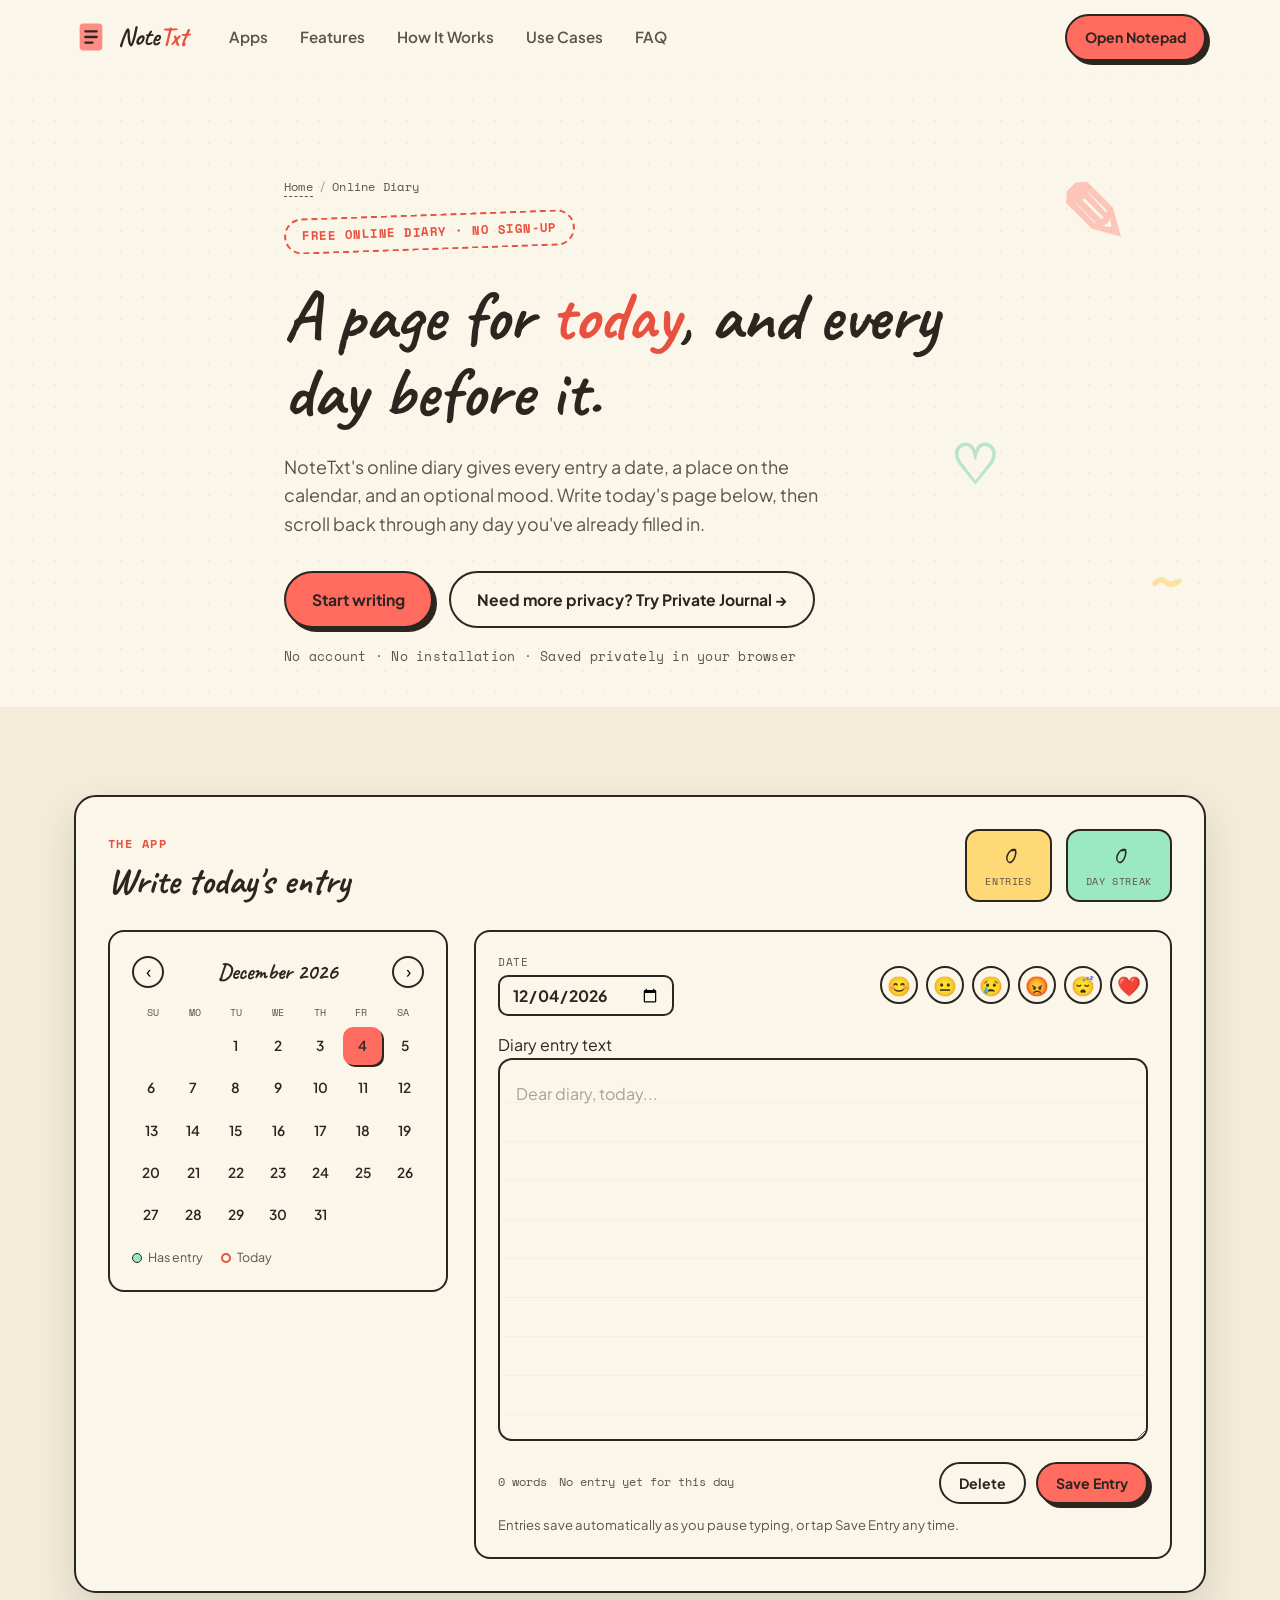
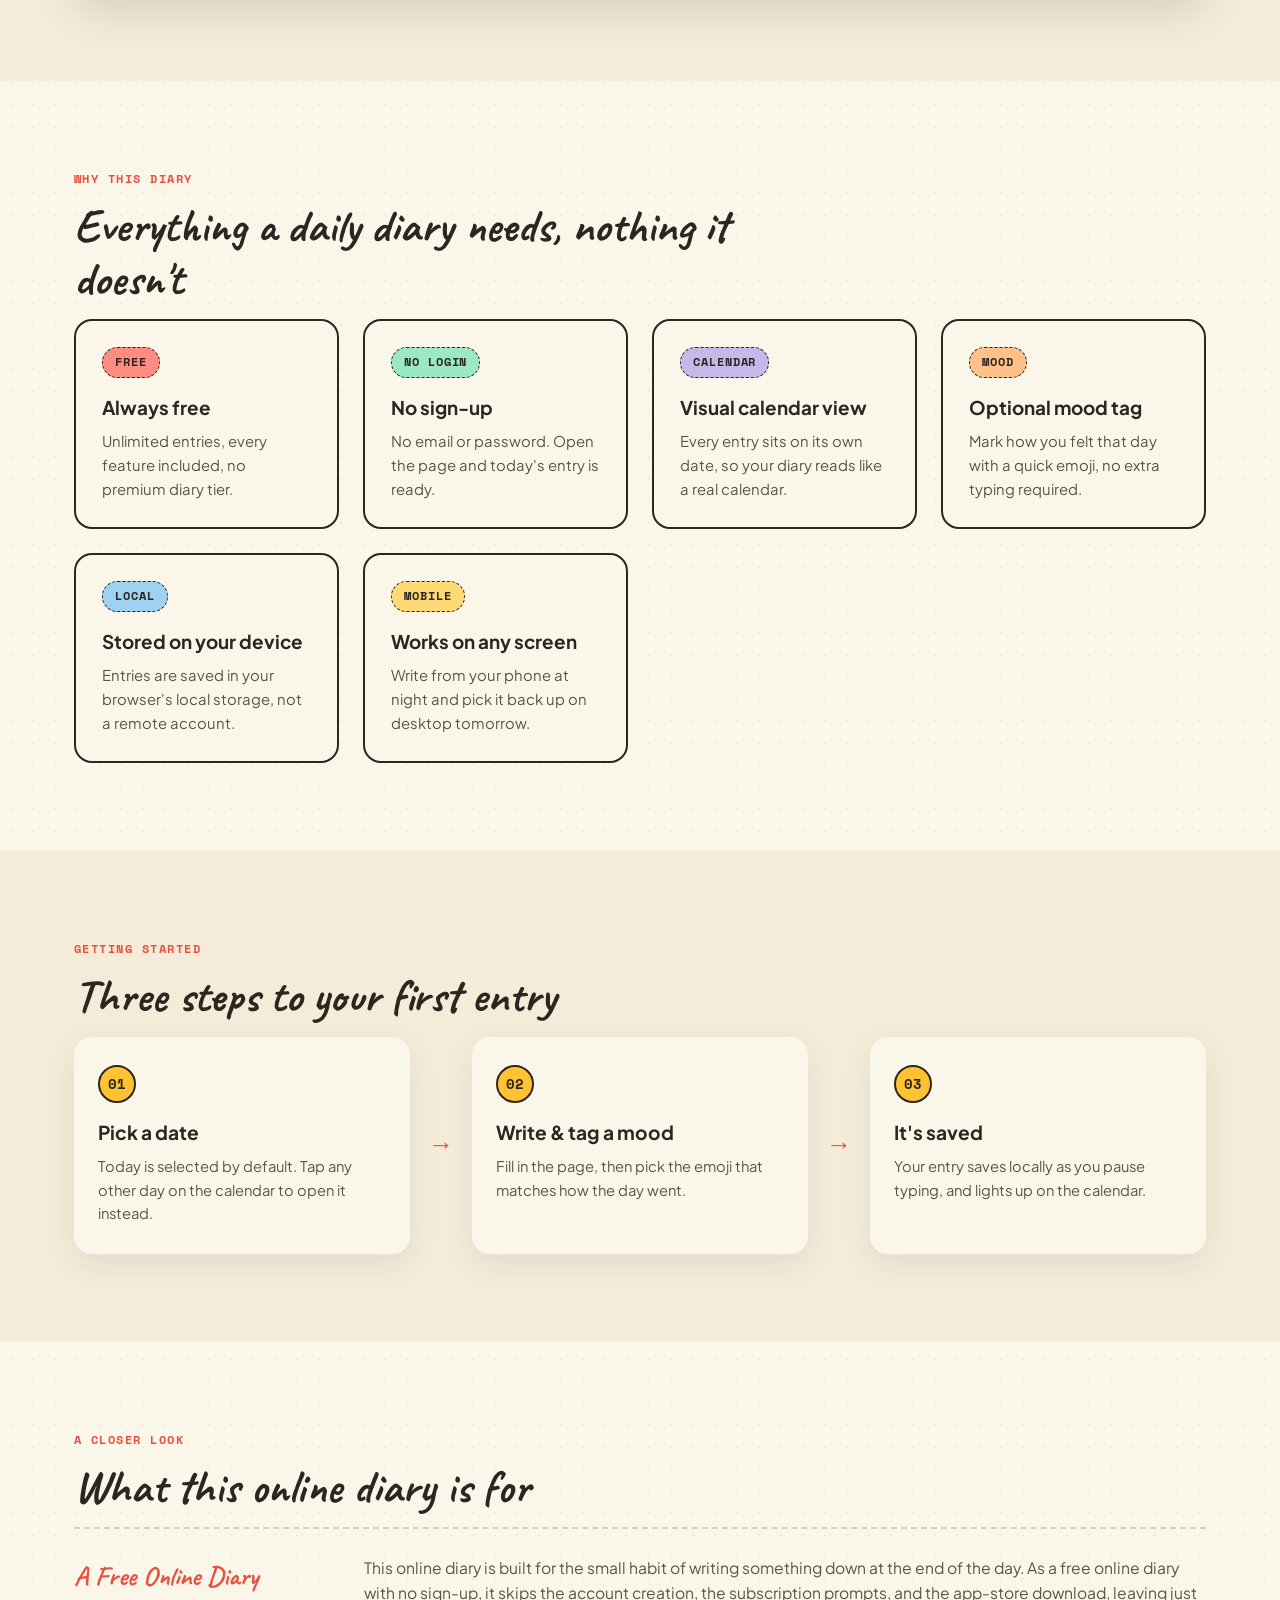
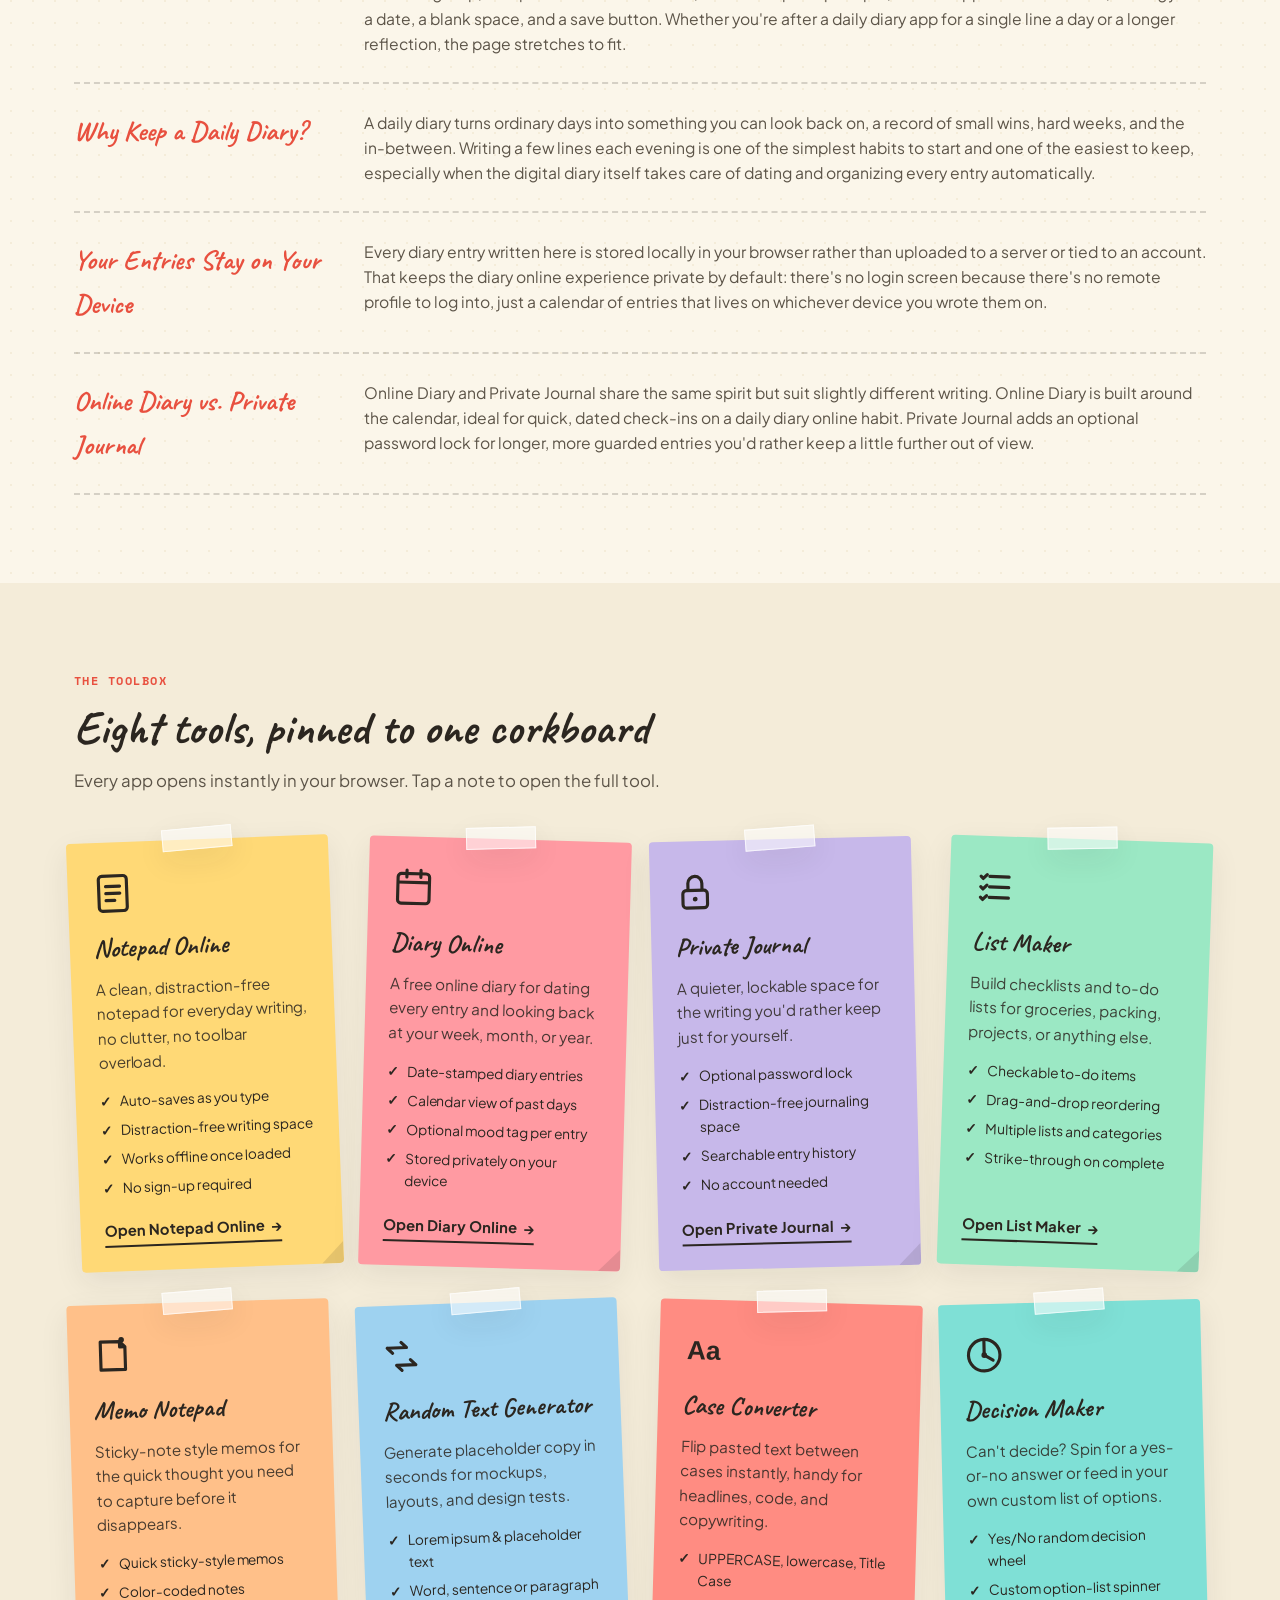
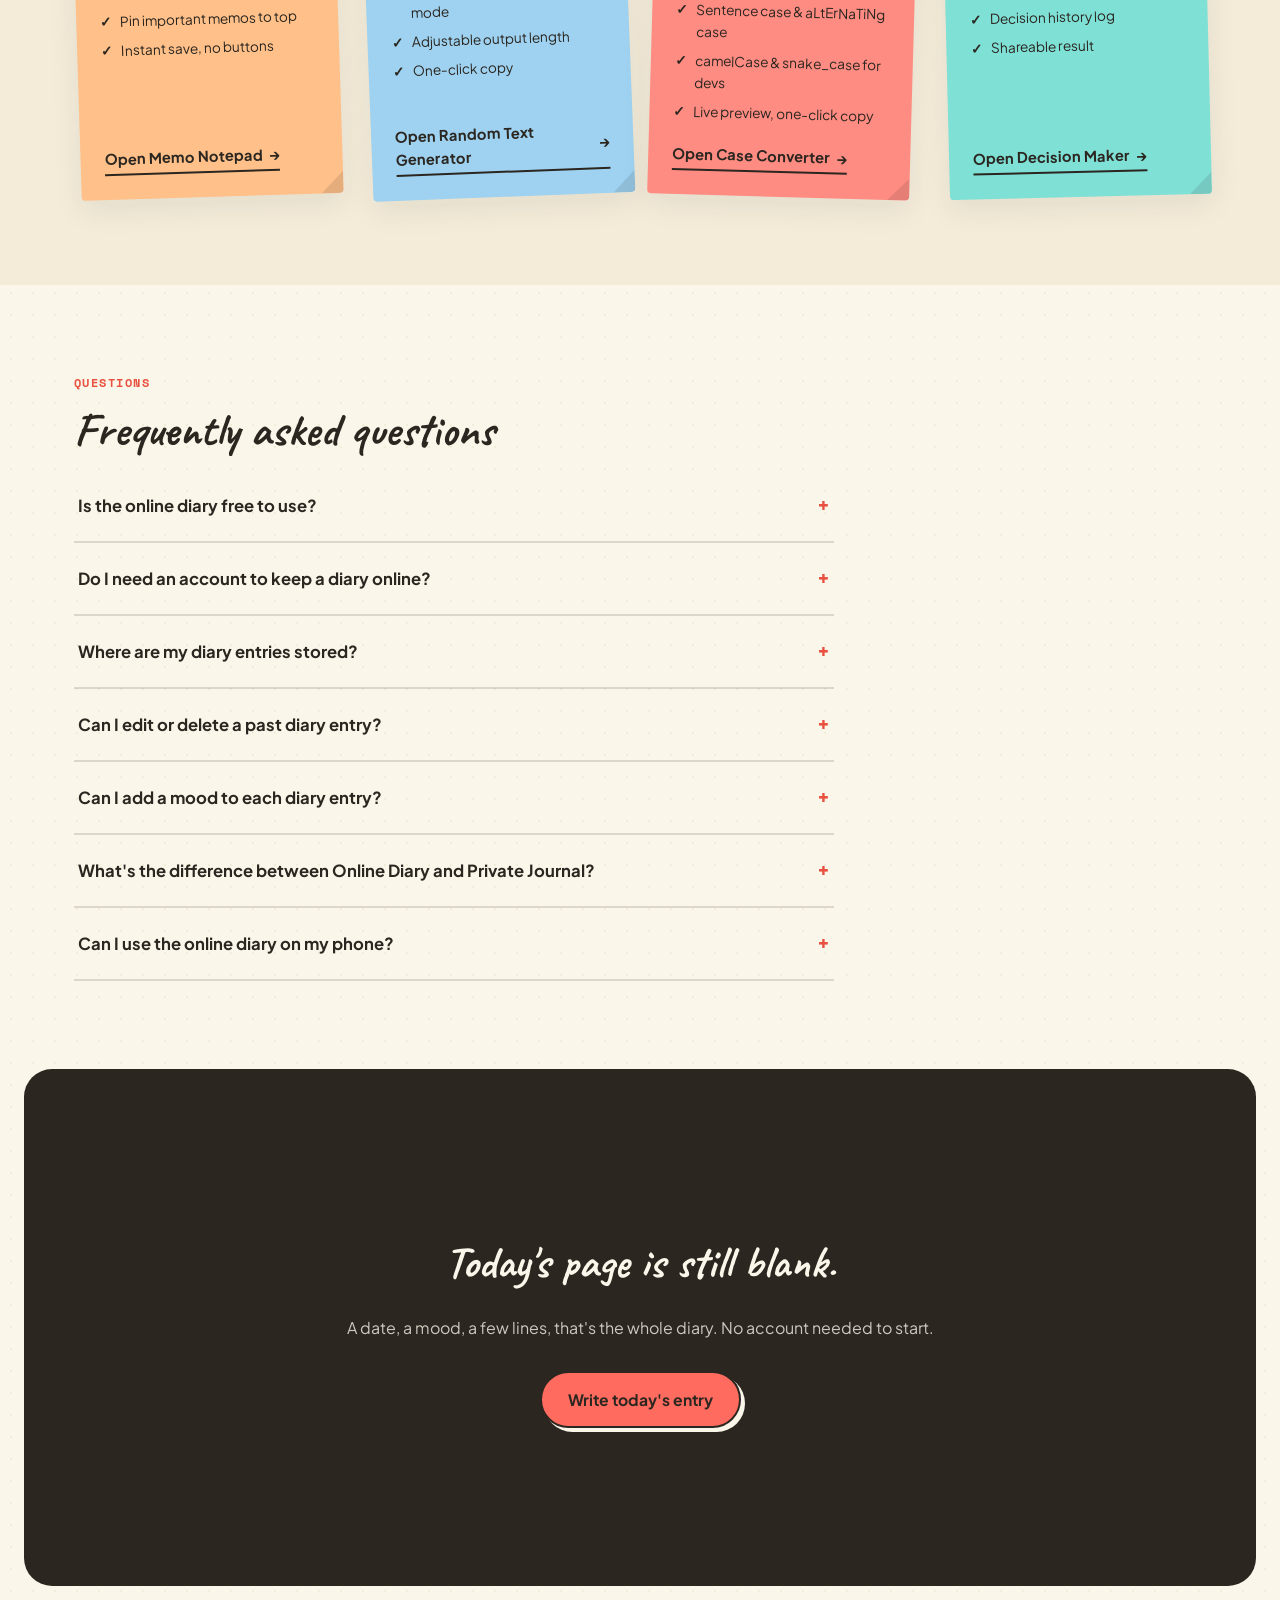
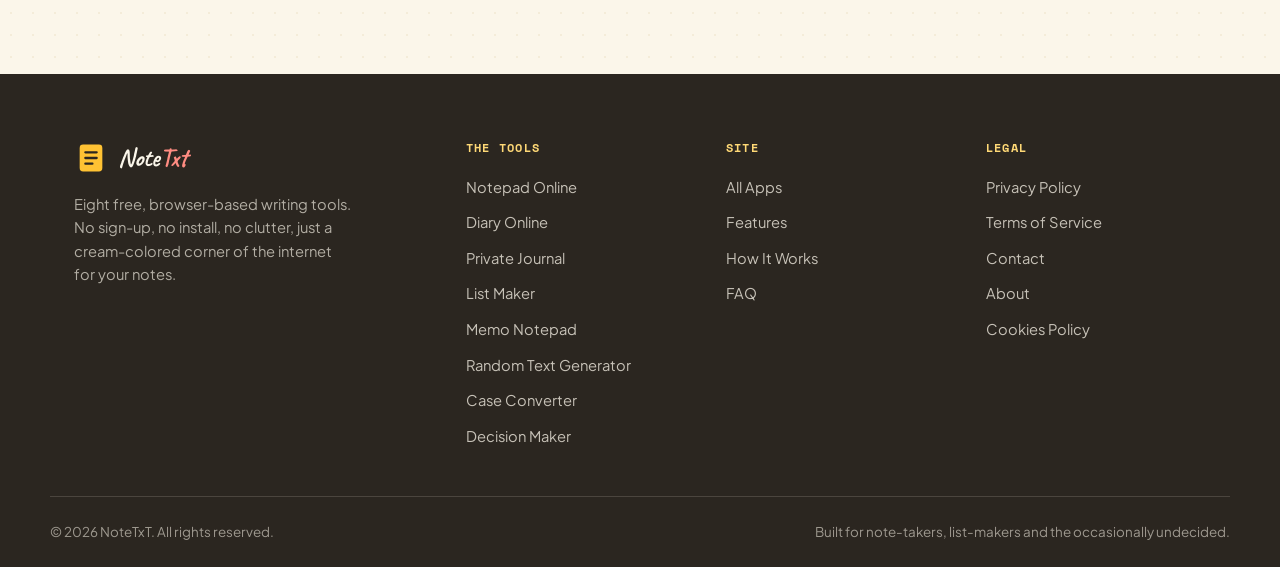
<file: online-diary.html>
<!DOCTYPE html>
<html lang="en">
<head>
<meta charset="UTF-8">
<meta name="viewport" content="width=device-width, initial-scale=1.0, viewport-fit=cover">
<title>Online Diary – Free Daily Diary App with Calendar View | NoteTxt</title>
<meta name="description" content="Keep a free online diary with date-stamped entries, a visual calendar, and mood tags. No sign-up, no install — your daily diary saves privately in your browser.">
<meta name="keywords" content="online diary, free online diary, daily diary app, digital diary, diary online no sign up, write diary online, online diary with calendar">
<meta name="author" content="NoteTxt">
<meta name="robots" content="index, follow, max-image-preview:large">
<link rel="canonical" href="https://notetxt.github.io/online-diary">
<meta name="theme-color" content="#FBF6EA">

<!-- Open Graph -->
<meta property="og:type" content="website">
<meta property="og:url" content="https://notetxt.github.io/online-diary">
<meta property="og:title" content="Online Diary – Free Daily Diary App with Calendar View">
<meta property="og:description" content="A free online diary with date-stamped entries, a visual calendar, and mood tags. No sign-up, saves privately in your browser.">
<meta property="og:image" content="https://notetxt.github.io/og-image.png">
<meta property="og:site_name" content="NoteTxt">

<!-- Twitter -->
<meta name="twitter:card" content="summary_large_image">
<meta name="twitter:title" content="Online Diary – Free Daily Diary App with Calendar View">
<meta name="twitter:description" content="Keep a free online diary with date-stamped entries, a visual calendar, and mood tags. No sign-up required.">
<meta name="twitter:image" content="https://notetxt.github.io/og-image.png">

<!-- Favicon -->
<link rel="icon" href="data:image/svg+xml,%3Csvg xmlns='http://www.w3.org/2000/svg' viewBox='0 0 100 100'%3E%3Crect width='100' height='100' rx='20' fill='%23FF8C82'/%3E%3Crect x='25' y='18' width='50' height='64' rx='4' fill='%23FBF6EA'/%3E%3Cline x1='34' y1='34' x2='66' y2='34' stroke='%232B2620' stroke-width='4' stroke-linecap='round'/%3E%3Cline x1='34' y1='46' x2='66' y2='46' stroke='%232B2620' stroke-width='4' stroke-linecap='round'/%3E%3Cline x1='34' y1='58' x2='54' y2='58' stroke='%232B2620' stroke-width='4' stroke-linecap='round'/%3E%3C/svg%3E">

<!-- Fonts -->
<link rel="preconnect" href="https://fonts.googleapis.com">
<link rel="preconnect" href="https://fonts.gstatic.com" crossorigin>
<link href="https://fonts.googleapis.com/css2?family=Caveat:wght@600;700&family=Plus+Jakarta+Sans:wght@400;500;600;700;800&family=Space+Mono:wght@400;700&display=swap" rel="stylesheet">

<link rel="stylesheet" href="/css/style.css">
<link rel="stylesheet" href="/css/diary.css">

<!-- Schema: BreadcrumbList -->
<script type="application/ld+json">
{
  "@context": "https://schema.org",
  "@type": "BreadcrumbList",
  "itemListElement": [
    { "@type": "ListItem", "position": 1, "name": "Home", "item": "https://notetxt.github.io/" },
    { "@type": "ListItem", "position": 2, "name": "Online Diary", "item": "https://notetxt.github.io/online-diary" }
  ]
}
</script>

<!-- Schema: WebApplication -->
<script type="application/ld+json">
{
  "@context": "https://schema.org",
  "@type": "WebApplication",
  "name": "Online Diary",
  "url": "https://notetxt.github.io/online-diary",
  "description": "A free online diary for writing date-stamped daily entries, browsing past days on a visual calendar, and tagging each entry with a mood. No account required; entries save privately in the browser.",
  "applicationCategory": "LifestyleApplication",
  "operatingSystem": "Any",
  "browserRequirements": "Requires a modern web browser with JavaScript enabled",
  "isAccessibleForFree": true,
  "offers": { "@type": "Offer", "price": "0", "priceCurrency": "USD" },
  "featureList": [
    "Date-stamped diary entries",
    "Visual calendar view of past entries",
    "Optional mood tag per entry",
    "Auto-save to local browser storage",
    "No sign-up or account required",
    "Mobile-friendly responsive design"
  ]
}
</script>

<!-- Schema: FAQPage -->
<script type="application/ld+json">
{
  "@context": "https://schema.org",
  "@type": "FAQPage",
  "mainEntity": [
    {
      "@type": "Question", "name": "Is the online diary free to use?",
      "acceptedAnswer": { "@type": "Answer", "text": "Yes. The online diary is completely free, with no premium tier, ads blocking your writing, or entry limits." }
    },
    {
      "@type": "Question", "name": "Do I need an account to keep a diary online?",
      "acceptedAnswer": { "@type": "Answer", "text": "No account or sign-up is needed. Open the page and your diary is ready to write in straight away." }
    },
    {
      "@type": "Question", "name": "Where are my diary entries stored?",
      "acceptedAnswer": { "@type": "Answer", "text": "Entries are saved locally in your browser's storage on the device you're using, not uploaded to a remote account." }
    },
    {
      "@type": "Question", "name": "Can I edit or delete a past diary entry?",
      "acceptedAnswer": { "@type": "Answer", "text": "Yes. Select any date on the calendar to load that day's entry, then update the text or use the delete button to remove it." }
    },
    {
      "@type": "Question", "name": "Can I add a mood to each diary entry?",
      "acceptedAnswer": { "@type": "Answer", "text": "Yes. Each entry has an optional mood picker so you can tag how you were feeling that day alongside your writing." }
    },
    {
      "@type": "Question", "name": "What's the difference between Online Diary and Private Journal?",
      "acceptedAnswer": { "@type": "Answer", "text": "Online Diary is built around a calendar of daily, date-stamped entries, while Private Journal adds an optional password lock for more guarded, reflective writing." }
    },
    {
      "@type": "Question", "name": "Can I use the online diary on my phone?",
      "acceptedAnswer": { "@type": "Answer", "text": "Yes. The diary is fully responsive and works on phones, tablets, and desktop browsers alike." }
    }
  ]
}
</script>
</head>
<body>

<div id="site-header"></div>

<main id="top">

  <!-- ============ HERO ============ -->
  <section class="hero" style="padding-bottom:40px;" aria-label="Introduction">
    <div class="hero-doodles" aria-hidden="true">
      <span class="doodle doodle-1">✎</span>
      <span class="doodle doodle-2">♡</span>
      <span class="doodle doodle-4">~</span>
    </div>
    <div class="container hero-inner">
      <p class="breadcrumb"><a href="index">Home</a><span>/</span>Online Diary</p>
      <p class="eyebrow eyebrow-stamp">Free Online Diary · No Sign-Up</p>
      <h1 class="hero-title">A page for <span class="highlight">today</span>, and every day before it.</h1>
      <p class="hero-sub">NoteTxt's online diary gives every entry a date, a place on the calendar, and an optional mood. Write today's page below, then scroll back through any day you've already filled in.</p>
      <div class="hero-cta">
        <a href="#diary-app" class="btn btn-primary">Start writing</a>
        <a href="private-journal" class="btn btn-ghost">Need more privacy? Try Private Journal →</a>
      </div>
      <p class="hero-meta">No account · No installation · Saved privately in your browser</p>
    </div>
  </section>

  <!-- ============ MAIN APP ============ -->
  <section class="section app-section" id="diary-app" aria-label="Online diary application">
    <div class="container">
      <div class="app-shell">
        <div class="app-header">
          <div>
            <p class="eyebrow">The App</p>
            <h2 class="section-title">Write today's entry</h2>
          </div>
          <div class="app-stats" id="diaryStats">
            <div class="stat">
              <span class="stat-num" id="statCount">0</span>
              <span class="stat-label">Entries</span>
            </div>
            <div class="stat">
              <span class="stat-num" id="statStreak">0</span>
              <span class="stat-label">Day streak</span>
            </div>
          </div>
        </div>

        <div class="app-grid">
          <!-- Calendar panel -->
          <div class="app-panel calendar-panel">
            <div class="calendar-head">
              <button type="button" id="calPrev" class="cal-nav" aria-label="Previous month">‹</button>
              <h3 id="calMonthLabel">Month Year</h3>
              <button type="button" id="calNext" class="cal-nav" aria-label="Next month">›</button>
            </div>
            <div class="calendar-weekdays">
              <span>Su</span><span>Mo</span><span>Tu</span><span>We</span><span>Th</span><span>Fr</span><span>Sa</span>
            </div>
            <div class="calendar-grid" id="calendarGrid"></div>
            <p class="calendar-hint"><span class="dot dot-has"></span> Has entry <span class="dot dot-today"></span> Today</p>
          </div>

          <!-- Editor panel -->
          <div class="app-panel editor-panel">
            <div class="editor-top">
              <div class="editor-date">
                <label for="entryDate">Date</label>
                <input type="date" id="entryDate">
              </div>
              <div class="mood-picker" id="moodPicker" aria-label="Mood for this entry"></div>
            </div>

            <label for="entryText" class="visually-hidden">Diary entry text</label>
            <textarea id="entryText" class="editor-textarea" rows="9" placeholder="Dear diary, today..."></textarea>

            <div class="editor-bottom">
              <span class="word-count" id="wordCount">0 words</span>
              <span class="save-status" id="saveStatus">No entry yet for this day</span>
              <div class="editor-actions">
                <button type="button" id="deleteEntryBtn" class="btn btn-ghost btn-sm">Delete</button>
                <button type="button" id="saveEntryBtn" class="btn btn-primary btn-sm">Save Entry</button>
              </div>
            </div>
            <p class="app-empty-note">Entries save automatically as you pause typing, or tap Save Entry any time.</p>
          </div>
        </div>
      </div>
    </div>
  </section>

  <!-- ============ FEATURES ============ -->
  <section class="section features" id="features" aria-label="Diary features">
    <div class="container">
      <p class="eyebrow">Why This Diary</p>
      <h2 class="section-title">Everything a daily diary needs, nothing it doesn't</h2>
      <div class="feature-grid">
        <div class="feature-card">
          <div class="feature-stamp stamp-coral">FREE</div>
          <h3>Always free</h3>
          <p>Unlimited entries, every feature included, no premium diary tier.</p>
        </div>
        <div class="feature-card">
          <div class="feature-stamp stamp-mint">NO LOGIN</div>
          <h3>No sign-up</h3>
          <p>No email or password. Open the page and today's entry is ready.</p>
        </div>
        <div class="feature-card">
          <div class="feature-stamp stamp-lavender">CALENDAR</div>
          <h3>Visual calendar view</h3>
          <p>Every entry sits on its own date, so your diary reads like a real calendar.</p>
        </div>
        <div class="feature-card">
          <div class="feature-stamp stamp-peach">MOOD</div>
          <h3>Optional mood tag</h3>
          <p>Mark how you felt that day with a quick emoji, no extra typing required.</p>
        </div>
        <div class="feature-card">
          <div class="feature-stamp stamp-sky">LOCAL</div>
          <h3>Stored on your device</h3>
          <p>Entries are saved in your browser's local storage, not a remote account.</p>
        </div>
        <div class="feature-card">
          <div class="feature-stamp stamp-yellow">MOBILE</div>
          <h3>Works on any screen</h3>
          <p>Write from your phone at night and pick it back up on desktop tomorrow.</p>
        </div>
      </div>
    </div>
  </section>

  <!-- ============ HOW IT WORKS ============ -->
  <section class="section how" id="how-it-works" aria-label="How the online diary works">
    <div class="container">
      <p class="eyebrow">Getting Started</p>
      <h2 class="section-title">Three steps to your first entry</h2>
      <div class="steps">
        <div class="step">
          <span class="step-num">01</span>
          <h3>Pick a date</h3>
          <p>Today is selected by default. Tap any other day on the calendar to open it instead.</p>
        </div>
        <div class="step-arrow" aria-hidden="true">→</div>
        <div class="step">
          <span class="step-num">02</span>
          <h3>Write &amp; tag a mood</h3>
          <p>Fill in the page, then pick the emoji that matches how the day went.</p>
        </div>
        <div class="step-arrow" aria-hidden="true">→</div>
        <div class="step">
          <span class="step-num">03</span>
          <h3>It's saved</h3>
          <p>Your entry saves locally as you pause typing, and lights up on the calendar.</p>
        </div>
      </div>
    </div>
  </section>

  <!-- ============ SEO DETAIL CONTENT ============ -->
  <section class="section detail" id="about-diary" aria-label="About the online diary">
    <div class="container">
      <p class="eyebrow">A Closer Look</p>
      <h2 class="section-title">What this online diary is for</h2>

      <div class="detail-row">
        <h3>A Free Online Diary</h3>
        <p>This online diary is built for the small habit of writing something down at the end of the day. As a free online diary with no sign-up, it skips the account creation, the subscription prompts, and the app-store download, leaving just a date, a blank space, and a save button. Whether you're after a daily diary app for a single line a day or a longer reflection, the page stretches to fit.</p>
      </div>
      <div class="detail-row">
        <h3>Why Keep a Daily Diary?</h3>
        <p>A daily diary turns ordinary days into something you can look back on, a record of small wins, hard weeks, and the in-between. Writing a few lines each evening is one of the simplest habits to start and one of the easiest to keep, especially when the digital diary itself takes care of dating and organizing every entry automatically.</p>
      </div>
      <div class="detail-row">
        <h3>Your Entries Stay on Your Device</h3>
        <p>Every diary entry written here is stored locally in your browser rather than uploaded to a server or tied to an account. That keeps the diary online experience private by default: there's no login screen because there's no remote profile to log into, just a calendar of entries that lives on whichever device you wrote them on.</p>
      </div>
      <div class="detail-row">
        <h3>Online Diary vs. Private Journal</h3>
        <p>Online Diary and <a href="private-journal">Private Journal</a> share the same spirit but suit slightly different writing. Online Diary is built around the calendar, ideal for quick, dated check-ins on a daily diary online habit. Private Journal adds an optional password lock for longer, more guarded entries you'd rather keep a little further out of view.</p>
      </div>
    </div>
  </section>

  <!-- ============ APPS GRID ============ -->
  <section class="section apps" id="apps" aria-label="Our web applications">
    <div class="container">
      <p class="eyebrow">The Toolbox</p>
      <h2 class="section-title">Eight tools, pinned to one corkboard</h2>
      <p class="section-sub">Every app opens instantly in your browser. Tap a note to open the full tool.</p>

      <div class="board">
        <!-- Card 1 -->
        <article class="sticky sticky-yellow rot-1">
          <span class="tape" aria-hidden="true"></span>
          <div class="sticky-icon" aria-hidden="true">
            <svg viewBox="0 0 24 24" fill="none"><rect x="4" y="2" width="16" height="20" rx="2" stroke="currentColor" stroke-width="1.8"/><line x1="8" y1="8" x2="16" y2="8" stroke="currentColor" stroke-width="1.8" stroke-linecap="round"/><line x1="8" y1="12" x2="16" y2="12" stroke="currentColor" stroke-width="1.8" stroke-linecap="round"/><line x1="8" y1="16" x2="13" y2="16" stroke="currentColor" stroke-width="1.8" stroke-linecap="round"/></svg>
          </div>
          <h3>Notepad Online</h3>
          <p>A clean, distraction-free notepad for everyday writing, no clutter, no toolbar overload.</p>
          <ul class="sticky-features">
            <li>Auto-saves as you type</li>
            <li>Distraction-free writing space</li>
            <li>Works offline once loaded</li>
            <li>No sign-up required</li>
          </ul>
          <a href="notepad-online" class="sticky-link">Open Notepad Online <span aria-hidden="true">→</span></a>
        </article>

        <!-- Card 2 -->
        <article class="sticky sticky-pink rot-2">
          <span class="tape" aria-hidden="true"></span>
          <div class="sticky-icon" aria-hidden="true">
            <svg viewBox="0 0 24 24" fill="none"><rect x="3" y="4" width="18" height="17" rx="2" stroke="currentColor" stroke-width="1.8"/><line x1="3" y1="9" x2="21" y2="9" stroke="currentColor" stroke-width="1.8"/><line x1="8" y1="2" x2="8" y2="6" stroke="currentColor" stroke-width="1.8" stroke-linecap="round"/><line x1="16" y1="2" x2="16" y2="6" stroke="currentColor" stroke-width="1.8" stroke-linecap="round"/></svg>
          </div>
          <h3>Diary Online</h3>
          <p>A free online diary for dating every entry and looking back at your week, month, or year.</p>
          <ul class="sticky-features">
            <li>Date-stamped diary entries</li>
            <li>Calendar view of past days</li>
            <li>Optional mood tag per entry</li>
            <li>Stored privately on your device</li>
          </ul>
          <a href="online-diary" class="sticky-link">Open Diary Online <span aria-hidden="true">→</span></a>
        </article>

        <!-- Card 3 -->
        <article class="sticky sticky-lavender rot-3">
          <span class="tape" aria-hidden="true"></span>
          <div class="sticky-icon" aria-hidden="true">
            <svg viewBox="0 0 24 24" fill="none"><rect x="5" y="11" width="14" height="10" rx="2" stroke="currentColor" stroke-width="1.8"/><path d="M8 11V7a4 4 0 0 1 8 0v4" stroke="currentColor" stroke-width="1.8"/><circle cx="12" cy="16" r="1.4" fill="currentColor"/></svg>
          </div>
          <h3>Private Journal</h3>
          <p>A quieter, lockable space for the writing you'd rather keep just for yourself.</p>
          <ul class="sticky-features">
            <li>Optional password lock</li>
            <li>Distraction-free journaling space</li>
            <li>Searchable entry history</li>
            <li>No account needed</li>
          </ul>
          <a href="private-journal" class="sticky-link">Open Private Journal <span aria-hidden="true">→</span></a>
        </article>

        <!-- Card 4 -->
        <article class="sticky sticky-mint rot-4">
          <span class="tape" aria-hidden="true"></span>
          <div class="sticky-icon" aria-hidden="true">
            <svg viewBox="0 0 24 24" fill="none"><path d="M9 6h11M9 12h11M9 18h11" stroke="currentColor" stroke-width="1.8" stroke-linecap="round"/><path d="M4 6l1.3 1.3L7.5 5" stroke="currentColor" stroke-width="1.8" stroke-linecap="round" stroke-linejoin="round"/><path d="M4 12l1.3 1.3L7.5 11" stroke="currentColor" stroke-width="1.8" stroke-linecap="round" stroke-linejoin="round"/><path d="M4 18l1.3 1.3L7.5 17" stroke="currentColor" stroke-width="1.8" stroke-linecap="round" stroke-linejoin="round"/></svg>
          </div>
          <h3>List Maker</h3>
          <p>Build checklists and to-do lists for groceries, packing, projects, or anything else.</p>
          <ul class="sticky-features">
            <li>Checkable to-do items</li>
            <li>Drag-and-drop reordering</li>
            <li>Multiple lists and categories</li>
            <li>Strike-through on complete</li>
          </ul>
          <a href="list-maker" class="sticky-link">Open List Maker <span aria-hidden="true">→</span></a>
        </article>

        <!-- Card 5 -->
        <article class="sticky sticky-peach rot-5">
          <span class="tape" aria-hidden="true"></span>
          <div class="sticky-icon" aria-hidden="true">
            <svg viewBox="0 0 24 24" fill="none"><path d="M5 4h11l3 3v13H5V4z" stroke="currentColor" stroke-width="1.8" stroke-linejoin="round"/><path d="M16 4v3h3" stroke="currentColor" stroke-width="1.8" stroke-linejoin="round"/><circle cx="17" cy="3" r="1.6" fill="currentColor"/></svg>
          </div>
          <h3>Memo Notepad</h3>
          <p>Sticky-note style memos for the quick thought you need to capture before it disappears.</p>
          <ul class="sticky-features">
            <li>Quick sticky-style memos</li>
            <li>Color-coded notes</li>
            <li>Pin important memos to top</li>
            <li>Instant save, no buttons</li>
          </ul>
          <a href="memo-notepad" class="sticky-link">Open Memo Notepad <span aria-hidden="true">→</span></a>
        </article>

        <!-- Card 6 -->
        <article class="sticky sticky-sky rot-1">
          <span class="tape" aria-hidden="true"></span>
          <div class="sticky-icon" aria-hidden="true">
            <svg viewBox="0 0 24 24" fill="none"><path d="M4 7h11l-3-3M4 7l3 3" stroke="currentColor" stroke-width="1.8" stroke-linecap="round" stroke-linejoin="round"/><path d="M20 17H9l3 3M20 17l-3-3" stroke="currentColor" stroke-width="1.8" stroke-linecap="round" stroke-linejoin="round"/></svg>
          </div>
          <h3>Random Text Generator</h3>
          <p>Generate placeholder copy in seconds for mockups, layouts, and design tests.</p>
          <ul class="sticky-features">
            <li>Lorem ipsum &amp; placeholder text</li>
            <li>Word, sentence or paragraph mode</li>
            <li>Adjustable output length</li>
            <li>One-click copy</li>
          </ul>
          <a href="random-text-generator" class="sticky-link">Open Random Text Generator <span aria-hidden="true">→</span></a>
        </article>

        <!-- Card 7 -->
        <article class="sticky sticky-coral rot-2">
          <span class="tape" aria-hidden="true"></span>
          <div class="sticky-icon" aria-hidden="true">
            <svg viewBox="0 0 24 24" fill="none"><text x="2" y="17" font-size="15" font-weight="700" fill="currentColor" font-family="sans-serif">Aa</text></svg>
          </div>
          <h3>Case Converter</h3>
          <p>Flip pasted text between cases instantly, handy for headlines, code, and copywriting.</p>
          <ul class="sticky-features">
            <li>UPPERCASE, lowercase, Title Case</li>
            <li>Sentence case &amp; aLtErNaTiNg case</li>
            <li>camelCase &amp; snake_case for devs</li>
            <li>Live preview, one-click copy</li>
          </ul>
          <a href="case-converter" class="sticky-link">Open Case Converter <span aria-hidden="true">→</span></a>
        </article>

        <!-- Card 8 -->
        <article class="sticky sticky-turquoise rot-3">
          <span class="tape" aria-hidden="true"></span>
          <div class="sticky-icon" aria-hidden="true">
            <svg viewBox="0 0 24 24" fill="none"><circle cx="12" cy="12" r="9" stroke="currentColor" stroke-width="1.8"/><line x1="12" y1="12" x2="12" y2="4" stroke="currentColor" stroke-width="1.8" stroke-linecap="round"/><line x1="12" y1="12" x2="17" y2="15" stroke="currentColor" stroke-width="1.8" stroke-linecap="round"/><circle cx="12" cy="12" r="1.6" fill="currentColor"/></svg>
          </div>
          <h3>Decision Maker</h3>
          <p>Can't decide? Spin for a yes-or-no answer or feed in your own custom list of options.</p>
          <ul class="sticky-features">
            <li>Yes/No random decision wheel</li>
            <li>Custom option-list spinner</li>
            <li>Decision history log</li>
            <li>Shareable result</li>
          </ul>
          <a href="decision-maker" class="sticky-link">Open Decision Maker <span aria-hidden="true">→</span></a>
        </article>
      </div>
    </div>
  </section>

  <!-- ============ FAQ ============ -->
  <section class="section faq" id="faq" aria-label="Frequently asked questions about the online diary">
    <div class="container">
      <p class="eyebrow">Questions</p>
      <h2 class="section-title">Frequently asked questions</h2>
      <div class="faq-list">

        <div class="faq-item">
          <button class="faq-q" aria-expanded="false">
            Is the online diary free to use?
            <span class="faq-toggle" aria-hidden="true">+</span>
          </button>
          <div class="faq-a"><p>Yes. The online diary is completely free, with no premium tier, ads blocking your writing, or entry limits.</p></div>
        </div>

        <div class="faq-item">
          <button class="faq-q" aria-expanded="false">
            Do I need an account to keep a diary online?
            <span class="faq-toggle" aria-hidden="true">+</span>
          </button>
          <div class="faq-a"><p>No account or sign-up is needed. Open the page and your diary is ready to write in straight away.</p></div>
        </div>

        <div class="faq-item">
          <button class="faq-q" aria-expanded="false">
            Where are my diary entries stored?
            <span class="faq-toggle" aria-hidden="true">+</span>
          </button>
          <div class="faq-a"><p>Entries are saved locally in your browser's storage on the device you're using, not uploaded to a remote account.</p></div>
        </div>

        <div class="faq-item">
          <button class="faq-q" aria-expanded="false">
            Can I edit or delete a past diary entry?
            <span class="faq-toggle" aria-hidden="true">+</span>
          </button>
          <div class="faq-a"><p>Yes. Select any date on the calendar to load that day's entry, then update the text or use the delete button to remove it.</p></div>
        </div>

        <div class="faq-item">
          <button class="faq-q" aria-expanded="false">
            Can I add a mood to each diary entry?
            <span class="faq-toggle" aria-hidden="true">+</span>
          </button>
          <div class="faq-a"><p>Yes. Each entry has an optional mood picker so you can tag how you were feeling that day alongside your writing.</p></div>
        </div>

        <div class="faq-item">
          <button class="faq-q" aria-expanded="false">
            What's the difference between Online Diary and Private Journal?
            <span class="faq-toggle" aria-hidden="true">+</span>
          </button>
          <div class="faq-a"><p>Online Diary is built around a calendar of daily, date-stamped entries, while Private Journal adds an optional password lock for more guarded, reflective writing.</p></div>
        </div>

        <div class="faq-item">
          <button class="faq-q" aria-expanded="false">
            Can I use the online diary on my phone?
            <span class="faq-toggle" aria-hidden="true">+</span>
          </button>
          <div class="faq-a"><p>Yes. The diary is fully responsive and works on phones, tablets, and desktop browsers alike.</p></div>
        </div>

      </div>
    </div>
  </section>

  <!-- ============ FINAL CTA ============ -->
  <section class="section cta" aria-label="Start your diary">
    <div class="container cta-inner">
      <h2>Today's page is still blank.</h2>
      <p>A date, a mood, a few lines, that's the whole diary. No account needed to start.</p>
      <a href="#diary-app" class="btn btn-primary">Write today's entry</a>
    </div>
  </section>

</main>

<div id="site-footer"></div>

<script src="/js/header.js" defer></script>
<script src="/js/footer.js" defer></script>
<script src="/js/main.js" defer></script>
<script src="/js/diary-app.js" defer></script>
</body>
</html>
</file>
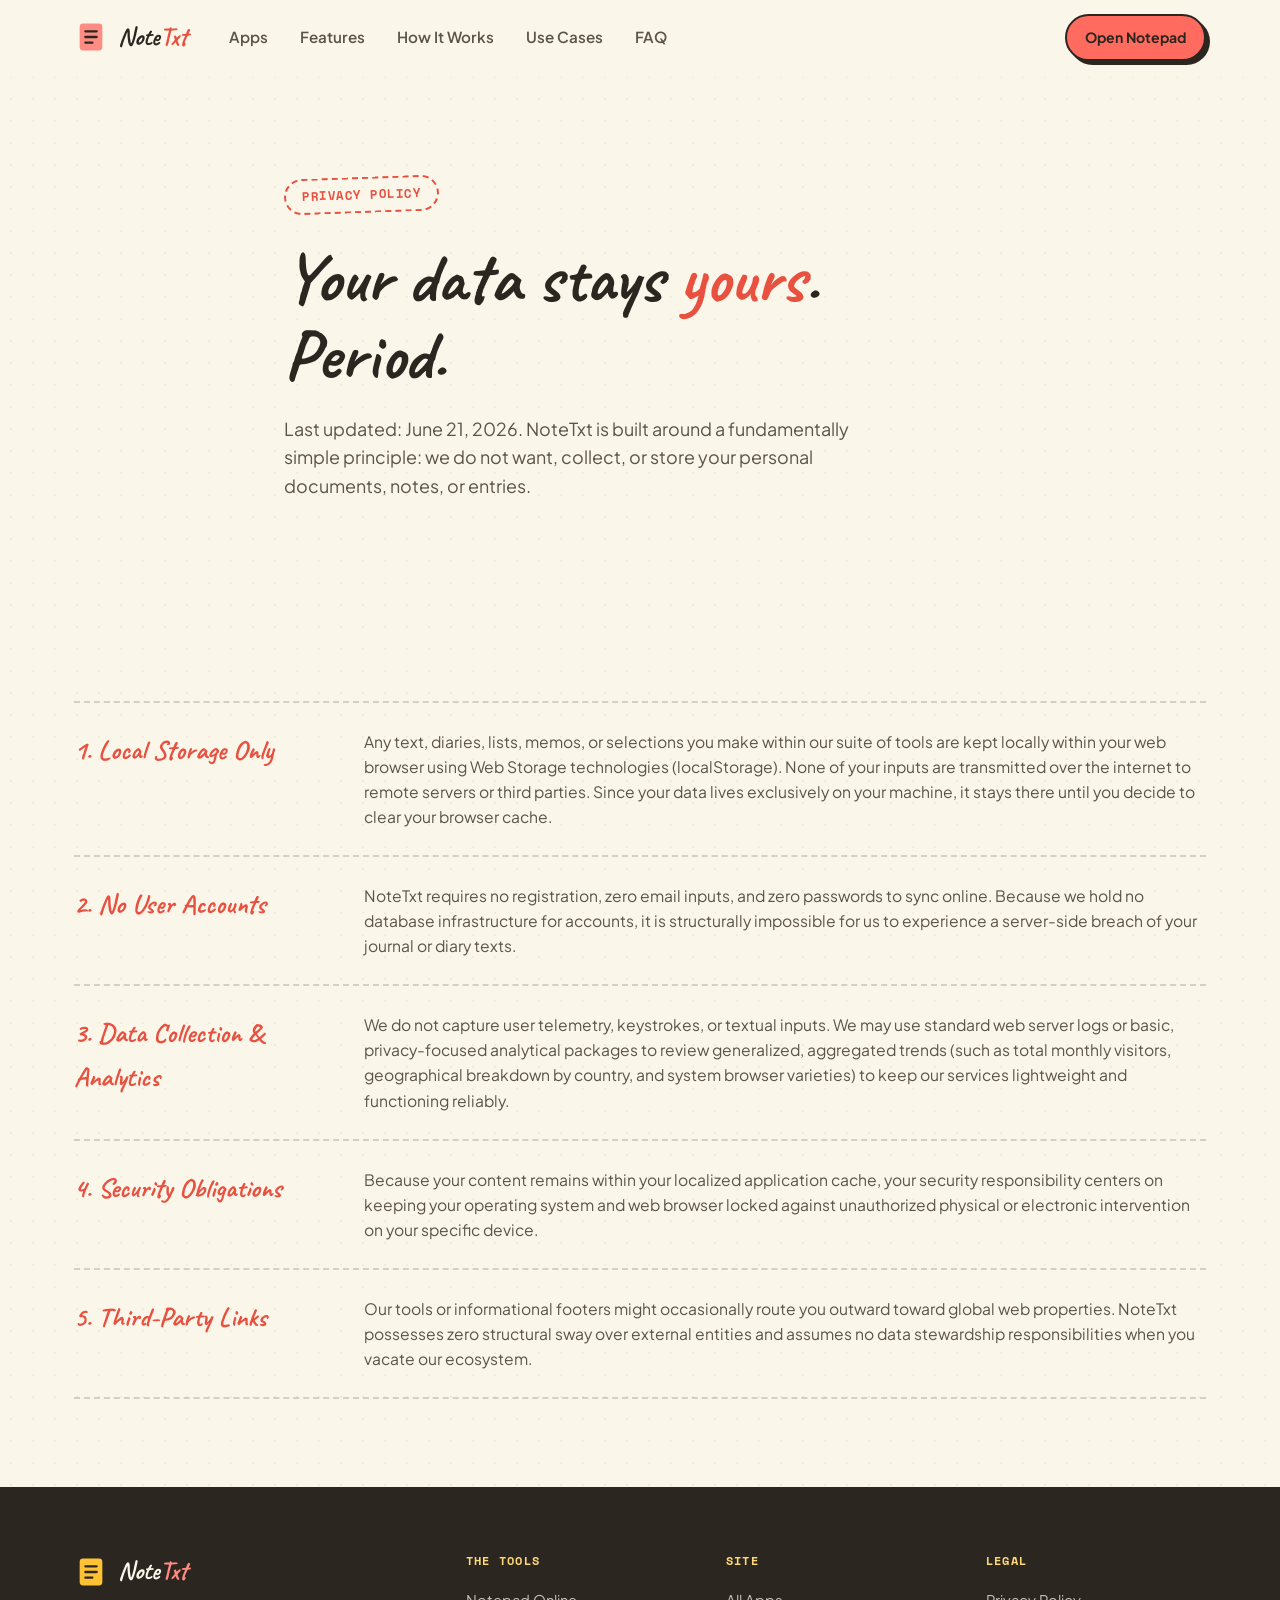
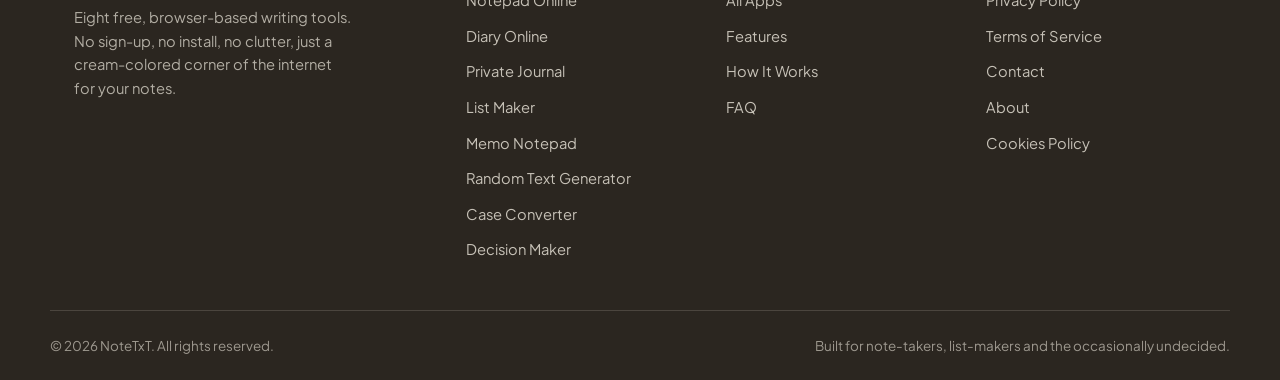
<file: privacy.html>
<!DOCTYPE html>
<html lang="en">
<head>
<meta charset="UTF-8">
<meta name="viewport" content="width=device-width, initial-scale=1.0, viewport-fit=cover">
<title>Privacy Policy – NoteTxt</title>
<meta name="description" content="Read the Privacy Policy for NoteTxt. Discover how your notes, lists, and journal entries remain completely private and stored locally on your device.">
<meta name="robots" content="index, follow">
<link rel="canonical" href="https://notetxt.github.io/privacy">
<meta name="theme-color" content="#FBF6EA">

<link rel="icon" href="data:image/svg+xml,%3Csvg xmlns='http://www.w3.org/2000/svg' viewBox='0 0 100 100'%3E%3Crect width='100' height='100' rx='20' fill='%23FF8C82'/%3E%3Crect x='25' y='18' width='50' height='64' rx='4' fill='%23FBF6EA'/%3E%3Cline x1='34' y1='34' x2='66' y2='34' stroke='%232B2620' stroke-width='4' stroke-linecap='round'/%3E%3Cline x1='34' y1='46' x2='66' y2='46' stroke='%232B2620' stroke-width='4' stroke-linecap='round'/%3E%3Cline x1='34' y1='58' x2='54' y2='58' stroke='%232B2620' stroke-width='4' stroke-linecap='round'/%3E%3C/svg%3E">

<link rel="preconnect" href="https://fonts.googleapis.com">
<link rel="preconnect" href="https://fonts.gstatic.com" crossorigin>
<link href="https://fonts.googleapis.com/css2?family=Caveat:wght=600;700&family=Plus+Jakarta+Sans:wght=400;500;600;700;800&family=Space+Mono:wght=400;700&display=swap" rel="stylesheet">

<link rel="stylesheet" href="/css/style.css">

<script type="application/ld+json">
{
  "@context": "https://schema.org",
  "@type": "WebPage",
  "name": "Privacy Policy - NoteTxt",
  "url": "https://notetxt.github.io/privacy-policy",
  "description": "Privacy Policy for NoteTxt. Learn how we secure your data locally in your browser without collecting accounts or personal data."
}
</script>

<script type="application/ld+json">
{
  "@context": "https://schema.org",
  "@type": "BreadcrumbList",
  "itemListElement": [
    { "@type": "ListItem", "position": 1, "name": "Home", "item": "https://notetxt.github.io/" },
    { "@type": "ListItem", "position": 2, "name": "Privacy Policy", "item": "https://notetxt.github.io/privacy-policy" }
  ]
}
</script>
</head>
<body>

<div id="site-header"></div>

<main id="top">
  <section class="hero" aria-label="Privacy Policy Header">
    <div class="container hero-inner">
      <p class="eyebrow eyebrow-stamp">Privacy Policy</p>
      <h1 class="hero-title">Your data stays <span class="highlight">yours</span>. Period.</h1>
      <p class="hero-sub">Last updated: June 21, 2026. NoteTxt is built around a fundamentally simple principle: we do not want, collect, or store your personal documents, notes, or entries.</p>
    </div>
  </section>

  <section class="section detail" id="privacy-content" aria-label="Privacy Policy Content">
    <div class="container">
      <div class="detail-row">
        <h3>1. Local Storage Only</h3>
        <p>Any text, diaries, lists, memos, or selections you make within our suite of tools are kept locally within your web browser using Web Storage technologies (localStorage). None of your inputs are transmitted over the internet to remote servers or third parties. Since your data lives exclusively on your machine, it stays there until you decide to clear your browser cache.</p>
      </div>

      <div class="detail-row">
        <h3>2. No User Accounts</h3>
        <p>NoteTxt requires no registration, zero email inputs, and zero passwords to sync online. Because we hold no database infrastructure for accounts, it is structurally impossible for us to experience a server-side breach of your journal or diary texts.</p>
      </div>

      <div class="detail-row">
        <h3>3. Data Collection & Analytics</h3>
        <p>We do not capture user telemetry, keystrokes, or textual inputs. We may use standard web server logs or basic, privacy-focused analytical packages to review generalized, aggregated trends (such as total monthly visitors, geographical breakdown by country, and system browser varieties) to keep our services lightweight and functioning reliably.</p>
      </div>

      <div class="detail-row">
        <h3>4. Security Obligations</h3>
        <p>Because your content remains within your localized application cache, your security responsibility centers on keeping your operating system and web browser locked against unauthorized physical or electronic intervention on your specific device.</p>
      </div>

      <div class="detail-row">
        <h3>5. Third-Party Links</h3>
        <p>Our tools or informational footers might occasionally route you outward toward global web properties. NoteTxt possesses zero structural sway over external entities and assumes no data stewardship responsibilities when you vacate our ecosystem.</p>
      </div>
    </div>
  </section>
</main>

<div id="site-footer"></div>

<script src="/js/header.js" defer></script>
<script src="/js/footer.js" defer></script>
<script src="/js/main.js" defer></script>
</body>
</html>
</file>
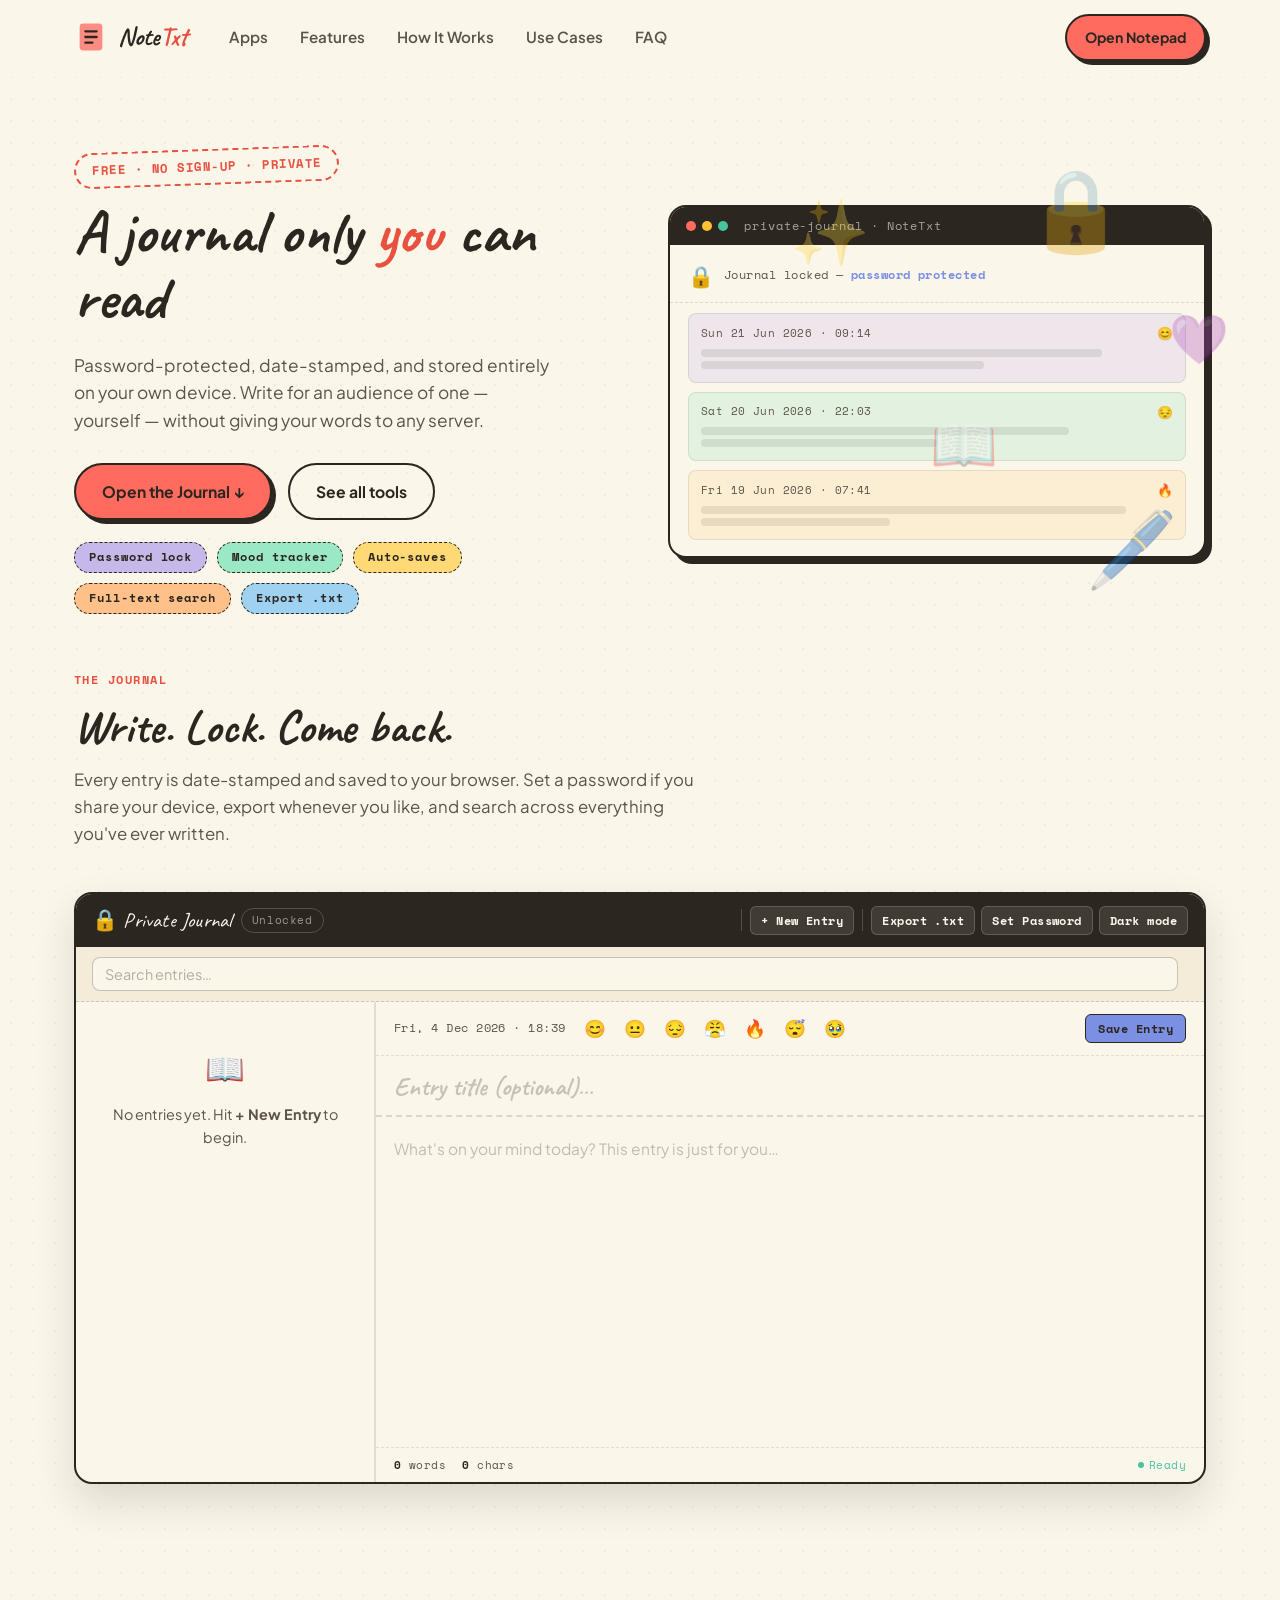
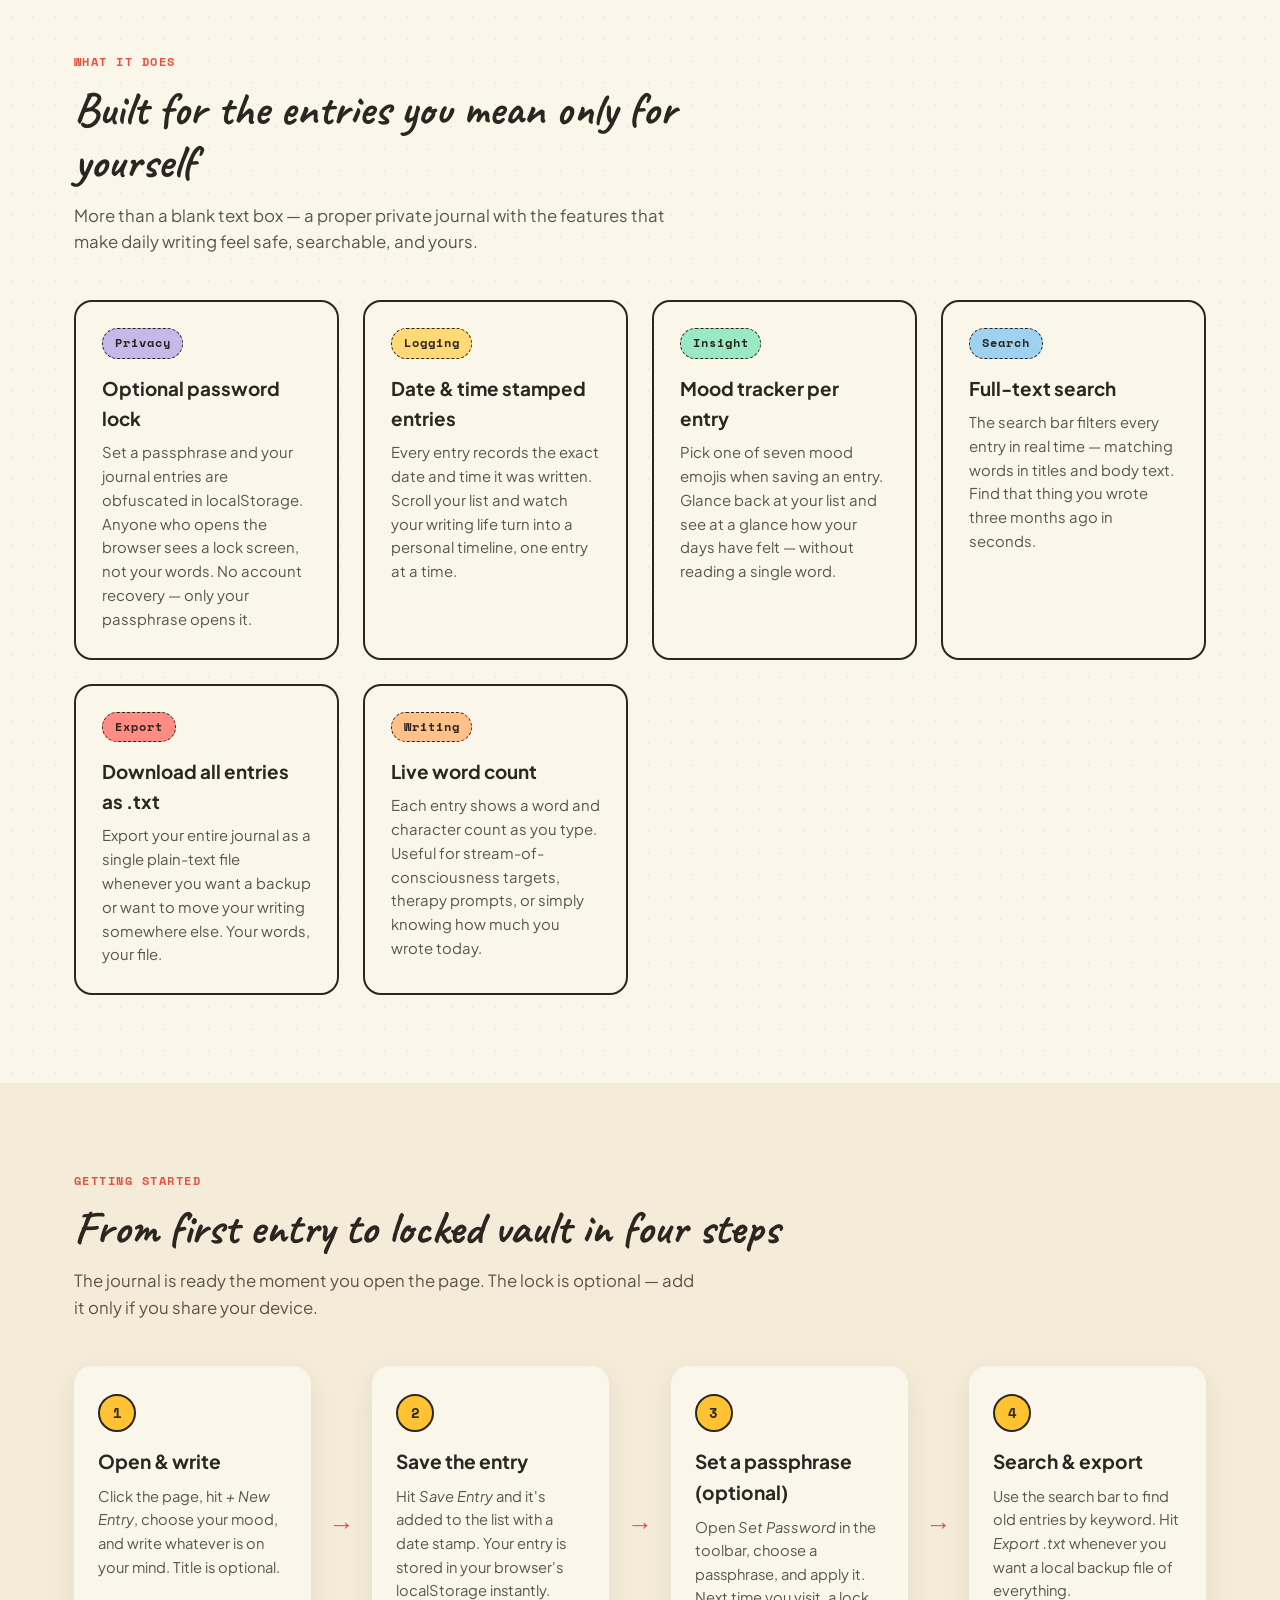
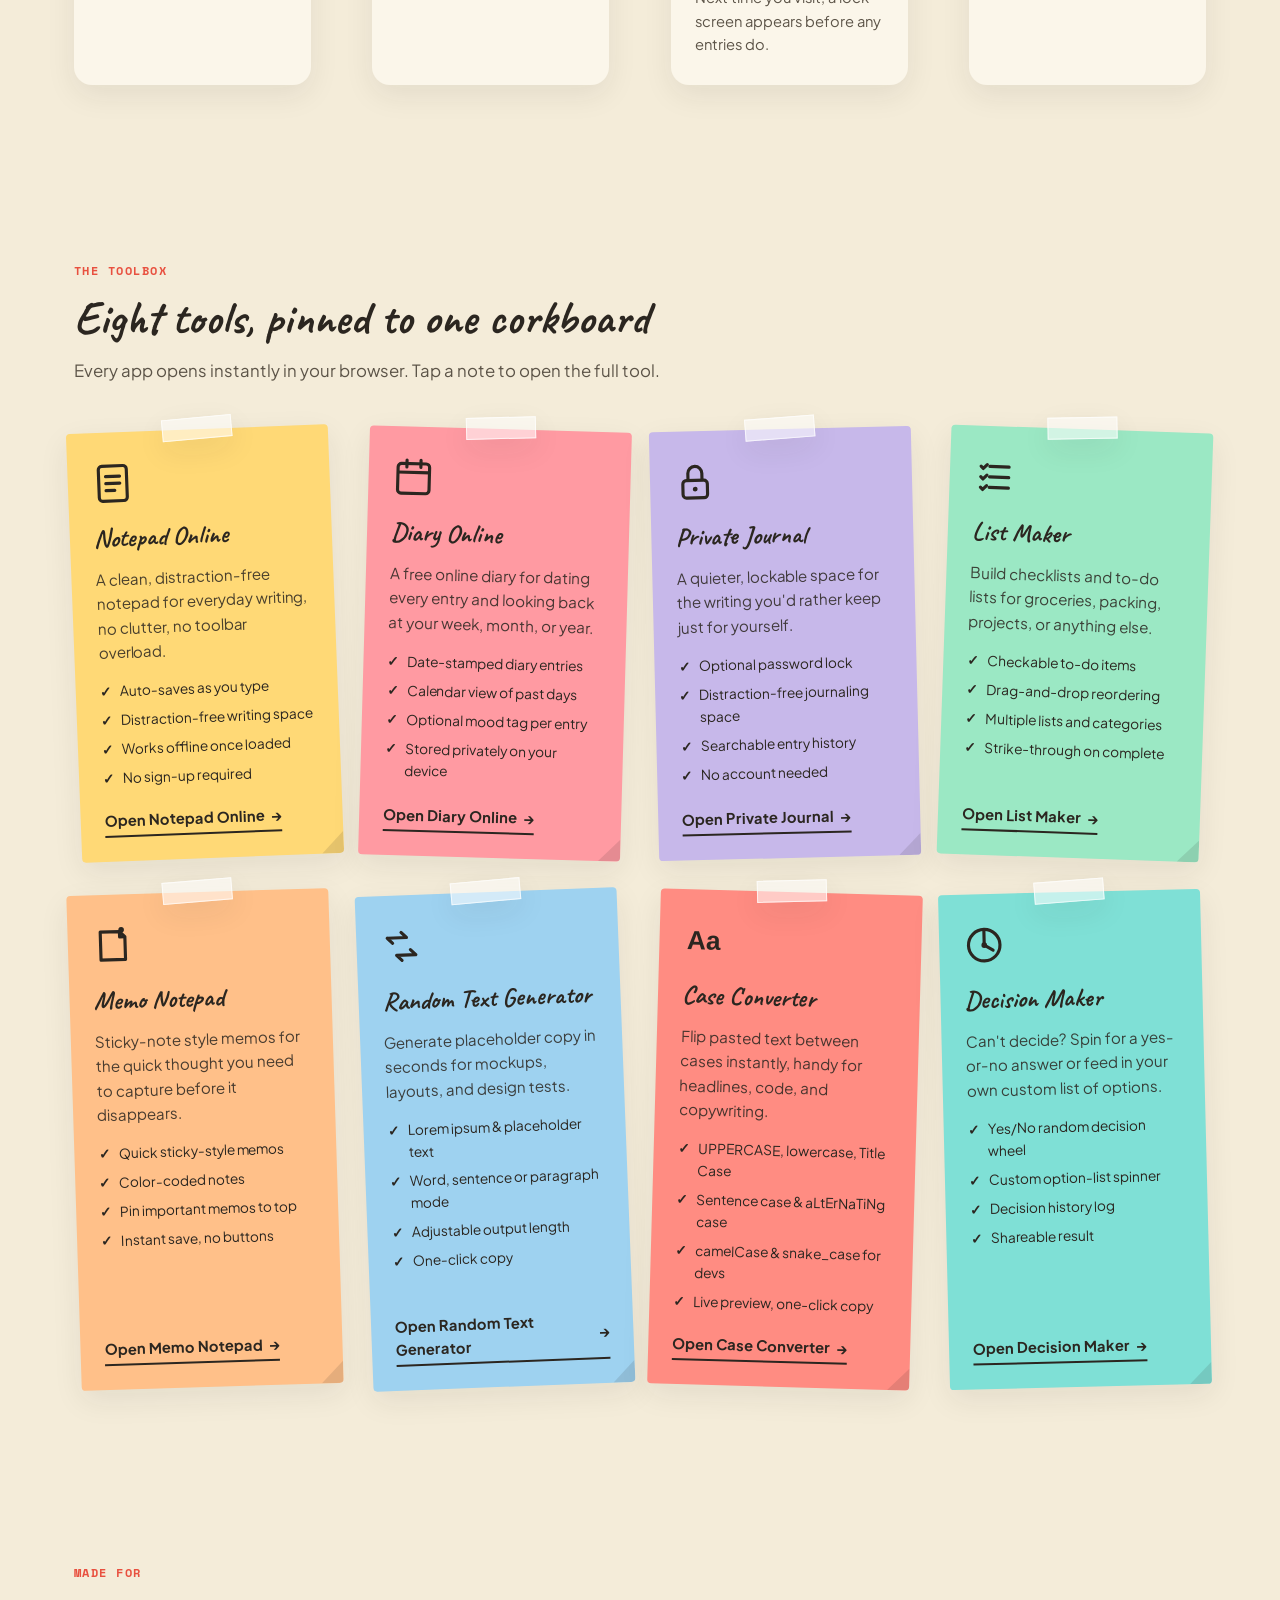
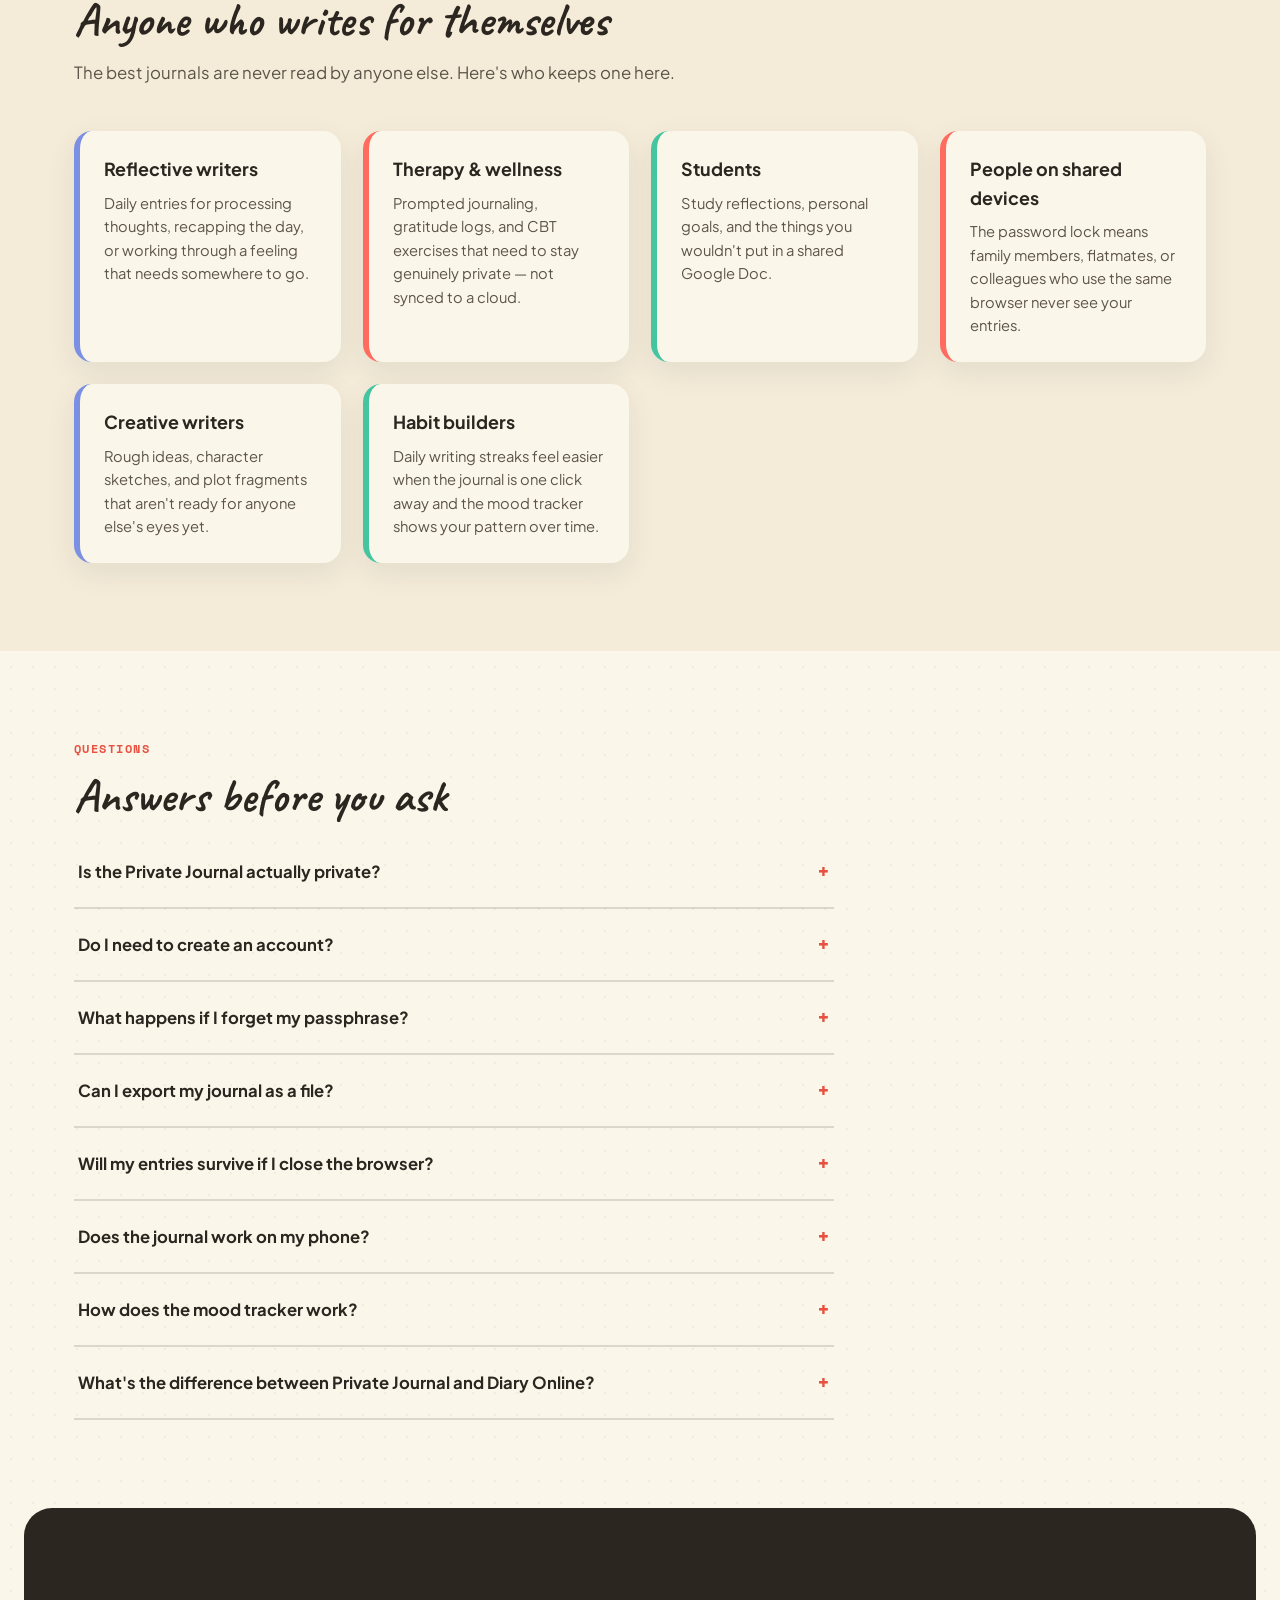
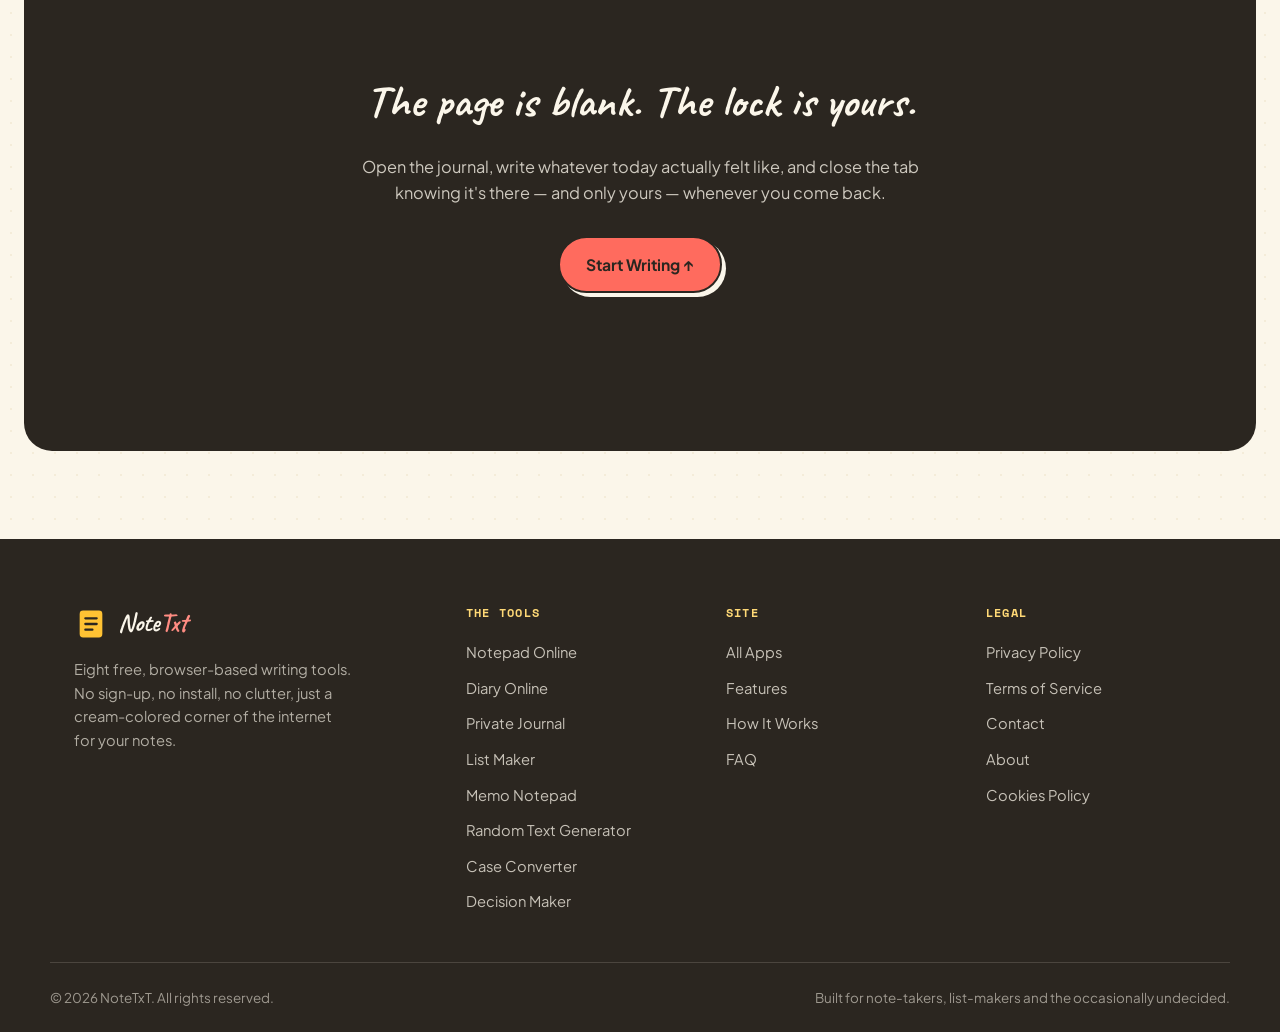
<file: private-journal.html>
<!DOCTYPE html>
<html lang="en">
<head>
<meta charset="UTF-8">
<meta name="viewport" content="width=device-width, initial-scale=1.0, viewport-fit=cover">
<title>Private Journal Online – Free Secure Journal, No Sign-Up | NoteTxt</title>
<meta name="description" content="Private Journal by NoteTxt: a free browser-based journal with optional password lock, date-stamped entries, search, and mood tracking. No account needed. Your words stay on your device.">
<meta name="keywords" content="private journal online, secure journal, online journal, free journal app, password protected journal, personal journal online, journal no sign up, diary journal online, private diary app, browser journal">
<meta name="author" content="NoteTxt">
<meta name="robots" content="index, follow, max-image-preview:large">
<link rel="canonical" href="https://notetxt.github.io/private-journal">
<meta name="theme-color" content="#FBF6EA">

<!-- Open Graph -->
<meta property="og:type" content="website">
<meta property="og:url" content="https://notetxt.github.io/private-journal">
<meta property="og:title" content="Private Journal Online – Free Secure Journal | NoteTxt">
<meta property="og:description" content="A free private journal with optional password protection, mood tracking, date-stamped entries, and full-text search. No account. Stored only on your device.">
<meta property="og:image" content="https://notetxt.github.io/og-image.png">
<meta property="og:site_name" content="NoteTxt">

<!-- Twitter -->
<meta name="twitter:card" content="summary_large_image">
<meta name="twitter:title" content="Private Journal Online – Free Secure Journal | NoteTxt">
<meta name="twitter:description" content="A free private journal with optional password lock, mood tracking, and date-stamped entries. No account. Stored only on your device.">
<meta name="twitter:image" content="https://notetxt.github.io/og-image.png">

<!-- Favicon -->
<link rel="icon" href="data:image/svg+xml,%3Csvg xmlns='http://www.w3.org/2000/svg' viewBox='0 0 100 100'%3E%3Crect width='100' height='100' rx='20' fill='%23FF8C82'/%3E%3Crect x='25' y='18' width='50' height='64' rx='4' fill='%23FBF6EA'/%3E%3Cline x1='34' y1='34' x2='66' y2='34' stroke='%232B2620' stroke-width='4' stroke-linecap='round'/%3E%3Cline x1='34' y1='46' x2='66' y2='46' stroke='%232B2620' stroke-width='4' stroke-linecap='round'/%3E%3Cline x1='34' y1='58' x2='54' y2='58' stroke='%232B2620' stroke-width='4' stroke-linecap='round'/%3E%3C/svg%3E">

<!-- Fonts -->
<link rel="preconnect" href="https://fonts.googleapis.com">
<link rel="preconnect" href="https://fonts.gstatic.com" crossorigin>
<link href="https://fonts.googleapis.com/css2?family=Caveat:wght@600;700&family=Plus+Jakarta+Sans:wght@400;500;600;700;800&family=Space+Mono:wght@400;700&display=swap" rel="stylesheet">

<link rel="stylesheet" href="/css/style.css">

<!-- Schema: WebPage -->
<script type="application/ld+json">
{
  "@context": "https://schema.org",
  "@type": "WebPage",
  "name": "Private Journal Online – Free Secure Journal",
  "url": "https://notetxt.github.io/private-journal",
  "description": "A free browser-based private journal with optional password lock, date-stamped entries, mood tracking, and full-text search. No account needed.",
  "isPartOf": {
    "@type": "WebSite",
    "name": "NoteTxt",
    "url": "https://notetxt.github.io/"
  }
}
</script>

<!-- Schema: WebApplication -->
<script type="application/ld+json">
{
  "@context": "https://schema.org",
  "@type": "WebApplication",
  "name": "Private Journal Online",
  "url": "https://notetxt.github.io/private-journal",
  "applicationCategory": "LifestyleApplication",
  "operatingSystem": "Any",
  "browserRequirements": "Requires a modern web browser",
  "offers": {
    "@type": "Offer",
    "price": "0",
    "priceCurrency": "USD"
  },
  "description": "A free private journal app with optional password protection, mood tracking, date-stamped entries, full-text search, word count, export, and dark mode. Stored entirely in localStorage — no server, no sign-up.",
  "featureList": [
    "Optional password lock with localStorage encryption",
    "Date and time stamped entries",
    "Mood tracker per entry",
    "Full-text search across all entries",
    "Word count per entry",
    "Export all entries as .txt",
    "Dark mode",
    "Edit and delete entries"
  ],
  "provider": {
    "@type": "Organization",
    "name": "NoteTxt",
    "url": "https://notetxt.github.io/"
  }
}
</script>

<!-- Schema: BreadcrumbList -->
<script type="application/ld+json">
{
  "@context": "https://schema.org",
  "@type": "BreadcrumbList",
  "itemListElement": [
    { "@type": "ListItem", "position": 1, "name": "Home",            "item": "https://notetxt.github.io/" },
    { "@type": "ListItem", "position": 2, "name": "Private Journal", "item": "https://notetxt.github.io/private-journal" }
  ]
}
</script>

<!-- Schema: FAQPage -->
<script type="application/ld+json">
{
  "@context": "https://schema.org",
  "@type": "FAQPage",
  "mainEntity": [
    {
      "@type": "Question",
      "name": "Is the Private Journal really private?",
      "acceptedAnswer": { "@type": "Answer", "text": "Yes. All entries are stored in your browser's localStorage — they never leave your device or reach any server. Adding a password encrypts the stored data with a simple passphrase so no one else using the same browser can read your entries." }
    },
    {
      "@type": "Question",
      "name": "Do I need an account to use the Private Journal?",
      "acceptedAnswer": { "@type": "Answer", "text": "No. There is no sign-up, no email, and no account. Open the page and begin writing immediately." }
    },
    {
      "@type": "Question",
      "name": "What happens if I forget my journal password?",
      "acceptedAnswer": { "@type": "Answer", "text": "Because entries are stored locally and encrypted with your chosen passphrase, there is no password recovery option. Choose a memorable passphrase or note it somewhere safe." }
    },
    {
      "@type": "Question",
      "name": "Can I export my journal entries?",
      "acceptedAnswer": { "@type": "Answer", "text": "Yes. Use the Export button to download all your entries as a plain .txt file to your device at any time." }
    },
    {
      "@type": "Question",
      "name": "Does the Private Journal work on mobile?",
      "acceptedAnswer": { "@type": "Answer", "text": "Yes. The journal is fully responsive and works on any smartphone, tablet, or desktop browser without installing anything." }
    },
    {
      "@type": "Question",
      "name": "Can I search through old entries?",
      "acceptedAnswer": { "@type": "Answer", "text": "Yes. The search bar filters all your saved entries in real time as you type, matching words in both the title and body of each entry." }
    }
  ]
}
</script>

<style>
/* ============================================================
   PRIVATE-JOURNAL PAGE — page-scoped additions
   All base design tokens inherited from style.css
   ============================================================ */

/* ---- Hero ---- */
.pj-hero {
  padding: 72px 0 56px;
  position: relative;
  overflow: hidden;
}
.pj-hero-inner {
  display: grid;
  grid-template-columns: 1fr 1fr;
  gap: 56px;
  align-items: center;
}
.pj-hero-text .hero-title {
  font-family: var(--font-display);
  font-size: clamp(2.4rem, 5vw, 3.8rem);
  line-height: 1.08;
  margin: 16px 0 20px;
}
.pj-hero-text .hero-sub {
  font-size: 1.08rem;
  color: var(--ink-soft);
  margin-bottom: 28px;
  max-width: 480px;
}
.hero-badges {
  display: flex;
  flex-wrap: wrap;
  gap: 10px;
  margin-top: 22px;
}
.badge {
  font-family: var(--font-mono);
  font-size: 0.74rem;
  font-weight: 700;
  letter-spacing: 0.08em;
  padding: 5px 14px;
  border-radius: 999px;
  border: 1.5px dashed var(--ink);
  background: var(--note-lavender);
}
.badge-mint    { background: var(--note-mint); }
.badge-yellow  { background: var(--note-yellow); }
.badge-peach   { background: var(--note-peach); }
.badge-sky     { background: var(--note-sky); }

/* Hero preview card */
.pj-hero-preview {
  background: var(--cream);
  border: 2px solid var(--ink);
  border-radius: var(--radius-card);
  box-shadow: 6px 6px 0 var(--ink);
  overflow: hidden;
}
.preview-bar {
  background: var(--ink);
  padding: 10px 16px;
  display: flex;
  align-items: center;
  gap: 8px;
}
.preview-dots { display: flex; gap: 6px; }
.preview-dots span {
  width: 10px; height: 10px;
  border-radius: 50%;
  display: block;
}
.preview-dots span:nth-child(1) { background: var(--coral); }
.preview-dots span:nth-child(2) { background: var(--marigold); }
.preview-dots span:nth-child(3) { background: var(--mint); }
.preview-label {
  font-family: var(--font-mono);
  font-size: 0.72rem;
  color: rgba(251,246,234,0.6);
  margin-left: 8px;
  letter-spacing: 0.08em;
}
.preview-lock-row {
  padding: 14px 18px 10px;
  display: flex;
  align-items: center;
  gap: 10px;
  border-bottom: 1.5px dashed rgba(43,38,32,0.14);
}
.preview-lock-icon {
  font-size: 1.3rem;
  animation: lock-pulse 3s ease-in-out infinite;
}
@keyframes lock-pulse {
  0%,100%{transform:scale(1);} 50%{transform:scale(1.18);}
}
.preview-lock-label {
  font-family: var(--font-mono);
  font-size: 0.72rem;
  color: var(--ink-soft);
  letter-spacing: 0.04em;
}
.preview-lock-label strong { color: var(--periwinkle); }
.preview-entries { padding: 10px 18px 16px; display: flex; flex-direction: column; gap: 9px; }
.preview-entry {
  border-radius: 8px;
  padding: 9px 12px;
  border: 1.5px solid rgba(43,38,32,0.1);
}
.preview-entry:nth-child(1) { background: rgba(199,184,234,0.25); }
.preview-entry:nth-child(2) { background: rgba(155,232,196,0.25); }
.preview-entry:nth-child(3) { background: rgba(255,210,118,0.2); }
.pe-top {
  display: flex;
  justify-content: space-between;
  align-items: center;
  margin-bottom: 5px;
}
.pe-date {
  font-family: var(--font-mono);
  font-size: 0.66rem;
  color: var(--ink-soft);
  letter-spacing: 0.04em;
}
.pe-mood { font-size: 0.8rem; }
.pe-line {
  height: 8px;
  background: rgba(43,38,32,0.1);
  border-radius: 4px;
  margin-bottom: 4px;
  animation: shimmer 2.4s ease-in-out infinite;
}
.pe-line:nth-child(1) { width: 88%; animation-delay: 0s; }
.pe-line:nth-child(2) { width: 65%; animation-delay: 0.3s; }
@keyframes shimmer { 0%,100%{opacity:.5} 50%{opacity:1} }

@media (max-width: 780px) {
  .pj-hero-inner { grid-template-columns: 1fr; gap: 32px; }
  .pj-hero-preview { max-width: 420px; }
}

/* ============================================================
   JOURNAL APPLICATION
   ============================================================ */
.app-section { padding: 0 0 80px; }
.app-shell {
  background: var(--cream);
  border: 2px solid var(--ink);
  border-radius: var(--radius-card);
  box-shadow: var(--shadow-lift);
  overflow: hidden;
}

/* --- Lock screen overlay --- */
.lock-screen {
  display: none;
  position: relative;
  background: var(--cream-deep);
  padding: 56px 24px;
  text-align: center;
  border-bottom: 2px solid var(--ink);
}
.lock-screen.is-visible { display: block; }
.lock-icon-large {
  font-size: 3.2rem;
  margin-bottom: 12px;
  display: block;
  animation: lock-pulse 3s ease-in-out infinite;
}
.lock-screen h3 {
  font-family: var(--font-display);
  font-size: 1.8rem;
  margin-bottom: 8px;
}
.lock-screen p {
  color: var(--ink-soft);
  font-size: 0.94rem;
  margin-bottom: 24px;
}
.lock-input-row {
  display: flex;
  gap: 10px;
  justify-content: center;
  flex-wrap: wrap;
}
.lock-input {
  font-family: var(--font-body);
  font-size: 0.96rem;
  border: 2px solid var(--ink);
  border-radius: 8px;
  padding: 10px 16px;
  background: var(--cream);
  color: var(--ink);
  outline: none;
  width: 220px;
}
.lock-input:focus { border-color: var(--periwinkle); }
.lock-err {
  font-family: var(--font-mono);
  font-size: 0.74rem;
  color: var(--coral-deep);
  margin-top: 10px;
  min-height: 18px;
  letter-spacing: 0.04em;
}

/* --- Top bar (header inside app) --- */
.app-topbar {
  background: var(--ink);
  display: flex;
  align-items: center;
  justify-content: space-between;
  padding: 10px 16px;
  flex-wrap: wrap;
  gap: 8px;
}
.app-topbar-left {
  display: flex;
  align-items: center;
  gap: 8px;
}
.app-title-label {
  font-family: var(--font-display);
  font-size: 1.3rem;
  color: var(--cream);
  letter-spacing: 0.01em;
}
.lock-status {
  font-family: var(--font-mono);
  font-size: 0.68rem;
  letter-spacing: 0.06em;
  color: rgba(251,246,234,0.55);
  padding: 3px 10px;
  border: 1px solid rgba(251,246,234,0.2);
  border-radius: 999px;
}
.lock-status.is-locked { color: var(--marigold); border-color: var(--marigold); }
.app-topbar-right { display: flex; align-items: center; gap: 6px; }

.tb-btn {
  background: rgba(251,246,234,0.1);
  border: 1px solid rgba(251,246,234,0.18);
  border-radius: 6px;
  color: var(--cream);
  font-family: var(--font-mono);
  font-size: 0.72rem;
  font-weight: 700;
  padding: 5px 10px;
  cursor: pointer;
  transition: background 0.15s ease, transform 0.12s ease;
  white-space: nowrap;
  letter-spacing: 0.04em;
}
.tb-btn:hover { background: rgba(251,246,234,0.22); transform: translateY(-1px); }
.tb-btn.is-active { background: var(--coral); color: var(--ink); border-color: var(--coral); }
.tb-divider {
  width: 1px;
  height: 22px;
  background: rgba(251,246,234,0.2);
  margin: 0 2px;
}

/* --- Search bar --- */
.app-search-bar {
  display: flex;
  align-items: center;
  gap: 10px;
  padding: 10px 16px;
  border-bottom: 1.5px dashed rgba(43,38,32,0.18);
  background: var(--cream-deep);
  flex-wrap: wrap;
}
.search-input {
  flex: 1;
  min-width: 180px;
  font-family: var(--font-body);
  font-size: 0.9rem;
  border: 1.5px solid rgba(43,38,32,0.25);
  border-radius: 8px;
  padding: 7px 12px;
  background: var(--cream);
  color: var(--ink);
  outline: none;
}
.search-input:focus { border-color: var(--periwinkle); }
.search-input::placeholder { color: rgba(43,38,32,0.35); }
.search-count {
  font-family: var(--font-mono);
  font-size: 0.72rem;
  color: var(--ink-soft);
  white-space: nowrap;
}

/* --- Two-pane layout --- */
.app-body {
  display: grid;
  grid-template-columns: 300px 1fr;
  min-height: 480px;
}
.entries-pane {
  border-right: 2px solid rgba(43,38,32,0.12);
  overflow-y: auto;
  max-height: 520px;
}
.entries-empty {
  padding: 40px 20px;
  text-align: center;
  color: var(--ink-soft);
  font-size: 0.9rem;
}
.entries-empty span { display: block; font-size: 2rem; margin-bottom: 10px; }

.entry-item {
  padding: 14px 16px;
  border-bottom: 1.5px dashed rgba(43,38,32,0.1);
  cursor: pointer;
  transition: background 0.15s;
  position: relative;
}
.entry-item:hover { background: var(--cream-deep); }
.entry-item.is-active { background: rgba(123,143,227,0.12); border-left: 3px solid var(--periwinkle); }
.entry-item-top {
  display: flex;
  justify-content: space-between;
  align-items: center;
  margin-bottom: 4px;
}
.entry-date {
  font-family: var(--font-mono);
  font-size: 0.68rem;
  color: var(--ink-soft);
  letter-spacing: 0.04em;
}
.entry-mood-badge { font-size: 0.85rem; }
.entry-title {
  font-weight: 700;
  font-size: 0.9rem;
  color: var(--ink);
  margin-bottom: 3px;
  white-space: nowrap;
  overflow: hidden;
  text-overflow: ellipsis;
}
.entry-preview {
  font-size: 0.8rem;
  color: var(--ink-soft);
  white-space: nowrap;
  overflow: hidden;
  text-overflow: ellipsis;
}
.entry-wc {
  font-family: var(--font-mono);
  font-size: 0.65rem;
  color: var(--ink-soft);
  margin-top: 5px;
  opacity: 0.7;
}

/* --- Editor pane --- */
.editor-pane { display: flex; flex-direction: column; }
.editor-meta {
  display: flex;
  align-items: center;
  gap: 12px;
  padding: 12px 18px;
  border-bottom: 1.5px dashed rgba(43,38,32,0.12);
  flex-wrap: wrap;
}
.editor-date-label {
  font-family: var(--font-mono);
  font-size: 0.72rem;
  color: var(--ink-soft);
  letter-spacing: 0.04em;
}
.mood-selector {
  display: flex;
  gap: 6px;
}
.mood-btn {
  font-size: 1.1rem;
  background: none;
  border: 2px solid transparent;
  border-radius: 6px;
  cursor: pointer;
  padding: 2px 4px;
  transition: border-color 0.15s, transform 0.15s;
  line-height: 1;
}
.mood-btn:hover { transform: scale(1.2); }
.mood-btn.is-selected { border-color: var(--ink); background: var(--cream-deep); }

.editor-meta-right {
  margin-left: auto;
  display: flex;
  gap: 8px;
}
.editor-action-btn {
  font-family: var(--font-mono);
  font-size: 0.72rem;
  font-weight: 700;
  padding: 5px 12px;
  border-radius: 6px;
  border: 1.5px solid var(--ink);
  background: var(--cream);
  color: var(--ink);
  cursor: pointer;
  transition: background 0.15s;
  letter-spacing: 0.04em;
}
.editor-action-btn:hover { background: var(--cream-deep); }
.editor-action-btn.save-btn {
  background: var(--periwinkle);
  color: var(--ink);
  border-color: var(--ink);
}
.editor-action-btn.save-btn:hover { background: #6a7fd4; }

#entry-title-input {
  width: 100%;
  font-family: var(--font-display);
  font-size: 1.6rem;
  font-weight: 700;
  color: var(--ink);
  background: transparent;
  border: none;
  border-bottom: 2px dashed rgba(43,38,32,0.15);
  outline: none;
  padding: 14px 18px 12px;
  caret-color: var(--coral-deep);
}
#entry-title-input::placeholder { color: rgba(43,38,32,0.25); }

#entry-body-input {
  flex: 1;
  width: 100%;
  min-height: 260px;
  resize: none;
  border: none;
  outline: none;
  font-family: var(--font-body);
  font-size: 0.97rem;
  line-height: 1.75;
  color: var(--ink);
  background: var(--cream);
  padding: 18px 18px 24px;
  caret-color: var(--coral-deep);
}
#entry-body-input::placeholder { color: rgba(43,38,32,0.28); }

.editor-statusbar {
  display: flex;
  justify-content: space-between;
  align-items: center;
  padding: 8px 18px;
  border-top: 1.5px dashed rgba(43,38,32,0.12);
  gap: 8px;
  flex-wrap: wrap;
}
.editor-stat {
  font-family: var(--font-mono);
  font-size: 0.7rem;
  color: var(--ink-soft);
  letter-spacing: 0.04em;
}
.editor-stat strong { color: var(--ink); }
.save-indicator {
  font-family: var(--font-mono);
  font-size: 0.7rem;
  color: var(--mint);
  letter-spacing: 0.04em;
  display: flex;
  align-items: center;
  gap: 5px;
}
.save-indicator::before {
  content: "";
  display: inline-block;
  width: 6px; height: 6px;
  border-radius: 50%;
  background: currentColor;
}

/* Dark mode applied to editor */
.app-shell.dark-mode #entry-body-input,
.app-shell.dark-mode #entry-title-input {
  background: #1e1a16;
  color: #f0e8d8;
}
.app-shell.dark-mode .editor-pane { background: #1e1a16; }
.app-shell.dark-mode .entries-pane { background: #221e19; }

/* Password manager panel */
.pw-panel {
  display: none;
  background: var(--cream-deep);
  border-top: 2px solid var(--ink);
  padding: 16px 18px;
  gap: 10px;
  align-items: center;
  flex-wrap: wrap;
}
.pw-panel.is-open { display: flex; }
.pw-panel label {
  font-family: var(--font-mono);
  font-size: 0.72rem;
  letter-spacing: 0.06em;
  color: var(--ink-soft);
}
.pw-panel input {
  font-family: var(--font-body);
  font-size: 0.9rem;
  border: 1.5px solid var(--ink);
  border-radius: 6px;
  padding: 7px 12px;
  background: var(--cream);
  color: var(--ink);
  outline: none;
  width: 180px;
}
.pw-panel input:focus { border-color: var(--periwinkle); }
.pw-feedback {
  font-family: var(--font-mono);
  font-size: 0.72rem;
  color: var(--mint);
  letter-spacing: 0.04em;
}
.pw-feedback.is-err { color: var(--coral-deep); }

/* Responsive: stack panes on mobile */
@media (max-width: 720px) {
  .app-body { grid-template-columns: 1fr; }
  .entries-pane {
    border-right: none;
    border-bottom: 2px solid rgba(43,38,32,0.12);
    max-height: 220px;
  }
  #entry-body-input { min-height: 200px; }
}

/* ============================================================
   THE TOOLBOX
   ============================================================ */
.toolbox { background: var(--cream-deep); }
.toolbox-grid {
  display: grid;
  grid-template-columns: repeat(auto-fit, minmax(270px, 1fr));
  gap: 22px;
}
.tool-card {
  background: var(--cream);
  border: 2px solid var(--ink);
  border-radius: var(--radius-card);
  padding: 24px 24px 20px;
  display: flex;
  flex-direction: column;
  gap: 10px;
  transition: transform 0.22s ease, box-shadow 0.22s ease;
  position: relative;
  overflow: hidden;
}
.tool-card::before {
  content: "";
  position: absolute;
  top: 0; left: 0; right: 0;
  height: 4px;
}
.tool-card.tc-coral::before      { background: var(--coral); }
.tool-card.tc-mint::before       { background: var(--mint); }
.tool-card.tc-periwinkle::before { background: var(--periwinkle); }
.tool-card.tc-marigold::before   { background: var(--marigold); }
.tool-card.tc-peach::before      { background: var(--note-peach); }
.tool-card.tc-lavender::before   { background: var(--note-lavender); }
.tool-card.tc-sky::before        { background: var(--note-sky); }
.tool-card:hover { transform: translateY(-5px); box-shadow: var(--shadow-lift); }
.tool-card-icon { font-family: var(--font-display); font-size: 2rem; line-height: 1; }
.tool-card h3   { font-size: 1.12rem; margin: 0; }
.tool-card p    { color: var(--ink-soft); font-size: 0.9rem; flex: 1; }
.tool-card-link {
  font-family: var(--font-mono);
  font-size: 0.75rem;
  font-weight: 700;
  letter-spacing: 0.06em;
  color: var(--coral-deep);
  display: inline-flex;
  align-items: center;
  gap: 5px;
  border-bottom: 1.5px solid var(--coral-deep);
  padding-bottom: 1px;
  align-self: flex-start;
  transition: gap 0.2s;
}
.tool-card-link:hover { gap: 9px; }

/* ============================================================
   CTA
   ============================================================ */
.cta-pj {
  background: var(--ink);
  color: var(--cream);
  border-radius: 28px;
  margin: 0 24px 88px;
  text-align: center;
}
.cta-pj-inner { max-width: 640px; margin: 0 auto; padding: 70px 24px; }
.cta-pj h2 {
  font-family: var(--font-display);
  font-size: clamp(2rem, 4vw, 2.8rem);
  margin-bottom: 16px;
}
.cta-pj p { color: rgba(251,246,234,0.78); margin-bottom: 30px; font-size: 1.02rem; }
.cta-pj .btn-primary { box-shadow: 4px 4px 0 var(--cream); }
.cta-pj .btn-primary:hover { box-shadow: 6px 6px 0 var(--cream); }

@media (max-width: 600px) {
  .cta-pj { margin: 0 14px 60px; border-radius: 20px; }
  .app-topbar { gap: 6px; }
  .tb-btn { font-size: 0.68rem; padding: 4px 8px; }
}
</style>
</head>
<body>

<div id="site-header"></div>

<main id="main-content">

  <!-- ============================================================
       HERO
       ============================================================ -->
  <section class="section pj-hero" aria-label="Private Journal introduction">
    <div class="container">
      <div class="pj-hero-inner">

        <div class="pj-hero-text">
          <p class="eyebrow"><span class="eyebrow-stamp">Free · No Sign-Up · Private</span></p>
          <h1 class="hero-title">A journal only <span class="highlight">you</span> can read</h1>
          <p class="hero-sub">Password-protected, date-stamped, and stored entirely on your own device. Write for an audience of one — yourself — without giving your words to any server.</p>
          <div class="hero-cta">
            <a href="#journal-app" class="btn btn-primary">Open the Journal ↓</a>
            <a href="#toolbox" class="btn btn-ghost">See all tools</a>
          </div>
          <div class="hero-badges">
            <span class="badge">Password lock</span>
            <span class="badge badge-mint">Mood tracker</span>
            <span class="badge badge-yellow">Auto-saves</span>
            <span class="badge badge-peach">Full-text search</span>
            <span class="badge badge-sky">Export .txt</span>
          </div>
        </div>

        <div class="pj-hero-preview" aria-hidden="true">
          <div class="preview-bar">
            <div class="preview-dots"><span></span><span></span><span></span></div>
            <span class="preview-label">private-journal · NoteTxt</span>
          </div>
          <div class="preview-lock-row">
            <span class="preview-lock-icon">🔒</span>
            <span class="preview-lock-label">Journal locked — <strong>password protected</strong></span>
          </div>
          <div class="preview-entries">
            <div class="preview-entry">
              <div class="pe-top">
                <span class="pe-date">Sun 21 Jun 2026 · 09:14</span>
                <span class="pe-mood">😊</span>
              </div>
              <div class="pe-line" style="width:85%"></div>
              <div class="pe-line" style="width:60%"></div>
            </div>
            <div class="preview-entry">
              <div class="pe-top">
                <span class="pe-date">Sat 20 Jun 2026 · 22:03</span>
                <span class="pe-mood">😔</span>
              </div>
              <div class="pe-line" style="width:78%"></div>
              <div class="pe-line" style="width:50%"></div>
            </div>
            <div class="preview-entry">
              <div class="pe-top">
                <span class="pe-date">Fri 19 Jun 2026 · 07:41</span>
                <span class="pe-mood">🔥</span>
              </div>
              <div class="pe-line" style="width:90%"></div>
              <div class="pe-line" style="width:40%"></div>
            </div>
          </div>
        </div>

      </div>
    </div>

    <!-- Floating doodles -->
    <div class="hero-doodles" aria-hidden="true">
      <span class="doodle doodle-1">🔒</span>
      <span class="doodle doodle-2">📖</span>
      <span class="doodle doodle-3">✨</span>
      <span class="doodle doodle-4">🖊️</span>
      <span class="doodle doodle-5">💜</span>
    </div>
  </section>

  <!-- ============================================================
       JOURNAL APPLICATION
       ============================================================ -->
  <section class="section app-section" id="journal-app" aria-label="Private Journal web application">
    <div class="container">
      <p class="eyebrow">The Journal</p>
      <h2 class="section-title reveal">Write. Lock. Come back.</h2>
      <p class="section-sub reveal">Every entry is date-stamped and saved to your browser. Set a password if you share your device, export whenever you like, and search across everything you've ever written.</p>

      <div class="app-shell" id="journal-shell">

        <!-- Top bar -->
        <div class="app-topbar">
          <div class="app-topbar-left">
            <span class="app-title-label">🔒 Private Journal</span>
            <span class="lock-status" id="lock-status-badge">Unlocked</span>
          </div>
          <div class="app-topbar-right">
            <span class="tb-divider" aria-hidden="true"></span>
            <button class="tb-btn" id="btn-new-entry">+ New Entry</button>
            <span class="tb-divider" aria-hidden="true"></span>
            <button class="tb-btn" id="btn-export">Export .txt</button>
            <button class="tb-btn" id="btn-pw-toggle">Set Password</button>
            <button class="tb-btn" id="btn-dark">Dark mode</button>
          </div>
        </div>

        <!-- Lock screen (shown when password set and locked) -->
        <div class="lock-screen" id="lock-screen" role="dialog" aria-modal="true" aria-labelledby="lock-heading">
          <span class="lock-icon-large" aria-hidden="true">🔒</span>
          <h3 id="lock-heading">Journal is locked</h3>
          <p>Enter your passphrase to unlock your entries.</p>
          <div class="lock-input-row">
            <input type="password" class="lock-input" id="unlock-input" placeholder="Enter passphrase…" autocomplete="current-password" aria-label="Passphrase to unlock journal">
            <button class="btn btn-primary btn-sm" id="unlock-btn">Unlock</button>
          </div>
          <p class="lock-err" id="lock-err" role="alert"></p>
        </div>

        <!-- Search bar -->
        <div class="app-search-bar">
          <input type="search" class="search-input" id="search-input" placeholder="Search entries…" aria-label="Search journal entries">
          <span class="search-count" id="search-count" aria-live="polite"></span>
        </div>

        <!-- Two-pane body -->
        <div class="app-body">

          <!-- Entries list -->
          <aside class="entries-pane" id="entries-pane" aria-label="Journal entries list">
            <div class="entries-empty" id="entries-empty">
              <span aria-hidden="true">📖</span>
              No entries yet. Hit <strong>+ New Entry</strong> to begin.
            </div>
          </aside>

          <!-- Editor -->
          <section class="editor-pane" aria-label="Entry editor">
            <div class="editor-meta">
              <span class="editor-date-label" id="editor-date-label">—</span>
              <div class="mood-selector" role="group" aria-label="Select mood">
                <button class="mood-btn" data-mood="😊" title="Happy" aria-label="Happy">😊</button>
                <button class="mood-btn" data-mood="😐" title="Neutral" aria-label="Neutral">😐</button>
                <button class="mood-btn" data-mood="😔" title="Sad" aria-label="Sad">😔</button>
                <button class="mood-btn" data-mood="😤" title="Frustrated" aria-label="Frustrated">😤</button>
                <button class="mood-btn" data-mood="🔥" title="Motivated" aria-label="Motivated">🔥</button>
                <button class="mood-btn" data-mood="😴" title="Tired" aria-label="Tired">😴</button>
                <button class="mood-btn" data-mood="🥹" title="Grateful" aria-label="Grateful">🥹</button>
              </div>
              <div class="editor-meta-right">
                <button class="editor-action-btn" id="btn-delete-entry" title="Delete this entry" style="display:none">Delete</button>
                <button class="editor-action-btn save-btn" id="btn-save-entry">Save Entry</button>
              </div>
            </div>

            <input
              type="text"
              id="entry-title-input"
              placeholder="Entry title (optional)…"
              aria-label="Entry title"
              maxlength="120"
            >

            <textarea
              id="entry-body-input"
              placeholder="What's on your mind today? This entry is just for you…"
              aria-label="Entry body — write your journal entry here"
              spellcheck="true"
            ></textarea>

            <div class="editor-statusbar">
              <div style="display:flex;gap:16px;">
                <span class="editor-stat"><strong id="ew-count">0</strong> words</span>
                <span class="editor-stat"><strong id="ec-count">0</strong> chars</span>
              </div>
              <span class="save-indicator" id="entry-save-ind">Ready</span>
            </div>
          </section>

        </div><!-- /.app-body -->

        <!-- Password manager panel -->
        <div class="pw-panel" id="pw-panel">
          <label for="pw-current">Current passphrase</label>
          <input type="password" id="pw-current" placeholder="Leave blank if none" autocomplete="current-password" aria-label="Current passphrase">
          <label for="pw-new">New passphrase</label>
          <input type="password" id="pw-new" placeholder="New passphrase" autocomplete="new-password" aria-label="New passphrase">
          <button class="editor-action-btn save-btn" id="btn-pw-save">Apply</button>
          <button class="editor-action-btn" id="btn-pw-remove">Remove lock</button>
          <span class="pw-feedback" id="pw-feedback"></span>
        </div>

      </div><!-- /.app-shell -->
    </div>
  </section>

  <!-- ============================================================
       FEATURES
       ============================================================ -->
  <section class="section" id="features" aria-label="Private Journal features">
    <div class="container">
      <p class="eyebrow">What it does</p>
      <h2 class="section-title reveal">Built for the entries you mean only for yourself</h2>
      <p class="section-sub reveal">More than a blank text box — a proper private journal with the features that make daily writing feel safe, searchable, and yours.</p>
      <div class="feature-grid">

        <div class="feature-card reveal">
          <span class="feature-stamp stamp-lavender">Privacy</span>
          <h3>Optional password lock</h3>
          <p>Set a passphrase and your journal entries are obfuscated in localStorage. Anyone who opens the browser sees a lock screen, not your words. No account recovery — only your passphrase opens it.</p>
        </div>

        <div class="feature-card reveal">
          <span class="feature-stamp stamp-yellow">Logging</span>
          <h3>Date &amp; time stamped entries</h3>
          <p>Every entry records the exact date and time it was written. Scroll your list and watch your writing life turn into a personal timeline, one entry at a time.</p>
        </div>

        <div class="feature-card reveal">
          <span class="feature-stamp stamp-mint">Insight</span>
          <h3>Mood tracker per entry</h3>
          <p>Pick one of seven mood emojis when saving an entry. Glance back at your list and see at a glance how your days have felt — without reading a single word.</p>
        </div>

        <div class="feature-card reveal">
          <span class="feature-stamp stamp-sky">Search</span>
          <h3>Full-text search</h3>
          <p>The search bar filters every entry in real time — matching words in titles and body text. Find that thing you wrote three months ago in seconds.</p>
        </div>

        <div class="feature-card reveal">
          <span class="feature-stamp stamp-coral">Export</span>
          <h3>Download all entries as .txt</h3>
          <p>Export your entire journal as a single plain-text file whenever you want a backup or want to move your writing somewhere else. Your words, your file.</p>
        </div>

        <div class="feature-card reveal">
          <span class="feature-stamp stamp-peach">Writing</span>
          <h3>Live word count</h3>
          <p>Each entry shows a word and character count as you type. Useful for stream-of-consciousness targets, therapy prompts, or simply knowing how much you wrote today.</p>
        </div>

      </div>
    </div>
  </section>

  <!-- ============================================================
       HOW IT WORKS
       ============================================================ -->
  <section class="section how" id="how-it-works" aria-label="How the Private Journal works">
    <div class="container">
      <p class="eyebrow">Getting started</p>
      <h2 class="section-title reveal">From first entry to locked vault in four steps</h2>
      <p class="section-sub reveal">The journal is ready the moment you open the page. The lock is optional — add it only if you share your device.</p>
      <div class="steps">

        <div class="step reveal">
          <span class="step-num">1</span>
          <h3>Open &amp; write</h3>
          <p>Click the page, hit <em>+ New Entry</em>, choose your mood, and write whatever is on your mind. Title is optional.</p>
        </div>
        <div class="step-arrow" aria-hidden="true">→</div>

        <div class="step reveal">
          <span class="step-num">2</span>
          <h3>Save the entry</h3>
          <p>Hit <em>Save Entry</em> and it's added to the list with a date stamp. Your entry is stored in your browser's localStorage instantly.</p>
        </div>
        <div class="step-arrow" aria-hidden="true">→</div>

        <div class="step reveal">
          <span class="step-num">3</span>
          <h3>Set a passphrase (optional)</h3>
          <p>Open <em>Set Password</em> in the toolbar, choose a passphrase, and apply it. Next time you visit, a lock screen appears before any entries do.</p>
        </div>
        <div class="step-arrow" aria-hidden="true">→</div>

        <div class="step reveal">
          <span class="step-num">4</span>
          <h3>Search &amp; export</h3>
          <p>Use the search bar to find old entries by keyword. Hit <em>Export .txt</em> whenever you want a local backup file of everything.</p>
        </div>

      </div>
    </div>
  </section>

  <!-- ============================================================
       THE TOOLBOX
       ============================================================ -->
  <!-- ============ APPS GRID ============ -->
  <section class="section apps" id="apps" aria-label="Our web applications">
    <div class="container">
      <p class="eyebrow">The Toolbox</p>
      <h2 class="section-title">Eight tools, pinned to one corkboard</h2>
      <p class="section-sub">Every app opens instantly in your browser. Tap a note to open the full tool.</p>

      <div class="board">
        <!-- Card 1 -->
        <article class="sticky sticky-yellow rot-1">
          <span class="tape" aria-hidden="true"></span>
          <div class="sticky-icon" aria-hidden="true">
            <svg viewBox="0 0 24 24" fill="none"><rect x="4" y="2" width="16" height="20" rx="2" stroke="currentColor" stroke-width="1.8"/><line x1="8" y1="8" x2="16" y2="8" stroke="currentColor" stroke-width="1.8" stroke-linecap="round"/><line x1="8" y1="12" x2="16" y2="12" stroke="currentColor" stroke-width="1.8" stroke-linecap="round"/><line x1="8" y1="16" x2="13" y2="16" stroke="currentColor" stroke-width="1.8" stroke-linecap="round"/></svg>
          </div>
          <h3>Notepad Online</h3>
          <p>A clean, distraction-free notepad for everyday writing, no clutter, no toolbar overload.</p>
          <ul class="sticky-features">
            <li>Auto-saves as you type</li>
            <li>Distraction-free writing space</li>
            <li>Works offline once loaded</li>
            <li>No sign-up required</li>
          </ul>
          <a href="notepad-online" class="sticky-link">Open Notepad Online <span aria-hidden="true">→</span></a>
        </article>

        <!-- Card 2 -->
        <article class="sticky sticky-pink rot-2">
          <span class="tape" aria-hidden="true"></span>
          <div class="sticky-icon" aria-hidden="true">
            <svg viewBox="0 0 24 24" fill="none"><rect x="3" y="4" width="18" height="17" rx="2" stroke="currentColor" stroke-width="1.8"/><line x1="3" y1="9" x2="21" y2="9" stroke="currentColor" stroke-width="1.8"/><line x1="8" y1="2" x2="8" y2="6" stroke="currentColor" stroke-width="1.8" stroke-linecap="round"/><line x1="16" y1="2" x2="16" y2="6" stroke="currentColor" stroke-width="1.8" stroke-linecap="round"/></svg>
          </div>
          <h3>Diary Online</h3>
          <p>A free online diary for dating every entry and looking back at your week, month, or year.</p>
          <ul class="sticky-features">
            <li>Date-stamped diary entries</li>
            <li>Calendar view of past days</li>
            <li>Optional mood tag per entry</li>
            <li>Stored privately on your device</li>
          </ul>
          <a href="online-diary" class="sticky-link">Open Diary Online <span aria-hidden="true">→</span></a>
        </article>

        <!-- Card 3 -->
        <article class="sticky sticky-lavender rot-3">
          <span class="tape" aria-hidden="true"></span>
          <div class="sticky-icon" aria-hidden="true">
            <svg viewBox="0 0 24 24" fill="none"><rect x="5" y="11" width="14" height="10" rx="2" stroke="currentColor" stroke-width="1.8"/><path d="M8 11V7a4 4 0 0 1 8 0v4" stroke="currentColor" stroke-width="1.8"/><circle cx="12" cy="16" r="1.4" fill="currentColor"/></svg>
          </div>
          <h3>Private Journal</h3>
          <p>A quieter, lockable space for the writing you'd rather keep just for yourself.</p>
          <ul class="sticky-features">
            <li>Optional password lock</li>
            <li>Distraction-free journaling space</li>
            <li>Searchable entry history</li>
            <li>No account needed</li>
          </ul>
          <a href="private-journal" class="sticky-link">Open Private Journal <span aria-hidden="true">→</span></a>
        </article>

        <!-- Card 4 -->
        <article class="sticky sticky-mint rot-4">
          <span class="tape" aria-hidden="true"></span>
          <div class="sticky-icon" aria-hidden="true">
            <svg viewBox="0 0 24 24" fill="none"><path d="M9 6h11M9 12h11M9 18h11" stroke="currentColor" stroke-width="1.8" stroke-linecap="round"/><path d="M4 6l1.3 1.3L7.5 5" stroke="currentColor" stroke-width="1.8" stroke-linecap="round" stroke-linejoin="round"/><path d="M4 12l1.3 1.3L7.5 11" stroke="currentColor" stroke-width="1.8" stroke-linecap="round" stroke-linejoin="round"/><path d="M4 18l1.3 1.3L7.5 17" stroke="currentColor" stroke-width="1.8" stroke-linecap="round" stroke-linejoin="round"/></svg>
          </div>
          <h3>List Maker</h3>
          <p>Build checklists and to-do lists for groceries, packing, projects, or anything else.</p>
          <ul class="sticky-features">
            <li>Checkable to-do items</li>
            <li>Drag-and-drop reordering</li>
            <li>Multiple lists and categories</li>
            <li>Strike-through on complete</li>
          </ul>
          <a href="list-maker" class="sticky-link">Open List Maker <span aria-hidden="true">→</span></a>
        </article>

        <!-- Card 5 -->
        <article class="sticky sticky-peach rot-5">
          <span class="tape" aria-hidden="true"></span>
          <div class="sticky-icon" aria-hidden="true">
            <svg viewBox="0 0 24 24" fill="none"><path d="M5 4h11l3 3v13H5V4z" stroke="currentColor" stroke-width="1.8" stroke-linejoin="round"/><path d="M16 4v3h3" stroke="currentColor" stroke-width="1.8" stroke-linejoin="round"/><circle cx="17" cy="3" r="1.6" fill="currentColor"/></svg>
          </div>
          <h3>Memo Notepad</h3>
          <p>Sticky-note style memos for the quick thought you need to capture before it disappears.</p>
          <ul class="sticky-features">
            <li>Quick sticky-style memos</li>
            <li>Color-coded notes</li>
            <li>Pin important memos to top</li>
            <li>Instant save, no buttons</li>
          </ul>
          <a href="memo-notepad" class="sticky-link">Open Memo Notepad <span aria-hidden="true">→</span></a>
        </article>

        <!-- Card 6 -->
        <article class="sticky sticky-sky rot-1">
          <span class="tape" aria-hidden="true"></span>
          <div class="sticky-icon" aria-hidden="true">
            <svg viewBox="0 0 24 24" fill="none"><path d="M4 7h11l-3-3M4 7l3 3" stroke="currentColor" stroke-width="1.8" stroke-linecap="round" stroke-linejoin="round"/><path d="M20 17H9l3 3M20 17l-3-3" stroke="currentColor" stroke-width="1.8" stroke-linecap="round" stroke-linejoin="round"/></svg>
          </div>
          <h3>Random Text Generator</h3>
          <p>Generate placeholder copy in seconds for mockups, layouts, and design tests.</p>
          <ul class="sticky-features">
            <li>Lorem ipsum &amp; placeholder text</li>
            <li>Word, sentence or paragraph mode</li>
            <li>Adjustable output length</li>
            <li>One-click copy</li>
          </ul>
          <a href="random-text-generator" class="sticky-link">Open Random Text Generator <span aria-hidden="true">→</span></a>
        </article>

        <!-- Card 7 -->
        <article class="sticky sticky-coral rot-2">
          <span class="tape" aria-hidden="true"></span>
          <div class="sticky-icon" aria-hidden="true">
            <svg viewBox="0 0 24 24" fill="none"><text x="2" y="17" font-size="15" font-weight="700" fill="currentColor" font-family="sans-serif">Aa</text></svg>
          </div>
          <h3>Case Converter</h3>
          <p>Flip pasted text between cases instantly, handy for headlines, code, and copywriting.</p>
          <ul class="sticky-features">
            <li>UPPERCASE, lowercase, Title Case</li>
            <li>Sentence case &amp; aLtErNaTiNg case</li>
            <li>camelCase &amp; snake_case for devs</li>
            <li>Live preview, one-click copy</li>
          </ul>
          <a href="case-converter" class="sticky-link">Open Case Converter <span aria-hidden="true">→</span></a>
        </article>

        <!-- Card 8 -->
        <article class="sticky sticky-turquoise rot-3">
          <span class="tape" aria-hidden="true"></span>
          <div class="sticky-icon" aria-hidden="true">
            <svg viewBox="0 0 24 24" fill="none"><circle cx="12" cy="12" r="9" stroke="currentColor" stroke-width="1.8"/><line x1="12" y1="12" x2="12" y2="4" stroke="currentColor" stroke-width="1.8" stroke-linecap="round"/><line x1="12" y1="12" x2="17" y2="15" stroke="currentColor" stroke-width="1.8" stroke-linecap="round"/><circle cx="12" cy="12" r="1.6" fill="currentColor"/></svg>
          </div>
          <h3>Decision Maker</h3>
          <p>Can't decide? Spin for a yes-or-no answer or feed in your own custom list of options.</p>
          <ul class="sticky-features">
            <li>Yes/No random decision wheel</li>
            <li>Custom option-list spinner</li>
            <li>Decision history log</li>
            <li>Shareable result</li>
          </ul>
          <a href="decision-maker" class="sticky-link">Open Decision Maker <span aria-hidden="true">→</span></a>
        </article>
      </div>
    </div>
  </section>

  <!-- ============================================================
       USE CASES
       ============================================================ -->
  <section class="section use-cases" id="use-cases" aria-label="Who uses Private Journal">
    <div class="container">
      <p class="eyebrow">Made For</p>
      <h2 class="section-title reveal">Anyone who writes for themselves</h2>
      <p class="section-sub reveal">The best journals are never read by anyone else. Here's who keeps one here.</p>
      <div class="case-grid">

        <div class="case-card reveal">
          <h3>Reflective writers</h3>
          <p>Daily entries for processing thoughts, recapping the day, or working through a feeling that needs somewhere to go.</p>
        </div>

        <div class="case-card reveal">
          <h3>Therapy &amp; wellness</h3>
          <p>Prompted journaling, gratitude logs, and CBT exercises that need to stay genuinely private — not synced to a cloud.</p>
        </div>

        <div class="case-card reveal">
          <h3>Students</h3>
          <p>Study reflections, personal goals, and the things you wouldn't put in a shared Google Doc.</p>
        </div>

        <div class="case-card reveal">
          <h3>People on shared devices</h3>
          <p>The password lock means family members, flatmates, or colleagues who use the same browser never see your entries.</p>
        </div>

        <div class="case-card reveal">
          <h3>Creative writers</h3>
          <p>Rough ideas, character sketches, and plot fragments that aren't ready for anyone else's eyes yet.</p>
        </div>

        <div class="case-card reveal">
          <h3>Habit builders</h3>
          <p>Daily writing streaks feel easier when the journal is one click away and the mood tracker shows your pattern over time.</p>
        </div>

      </div>
    </div>
  </section>

  <!-- ============================================================
       FAQ
       ============================================================ -->
  <section class="section faq" id="faq" aria-label="Frequently asked questions about Private Journal">
    <div class="container">
      <p class="eyebrow">Questions</p>
      <h2 class="section-title reveal">Answers before you ask</h2>
      <div class="faq-list">

        <div class="faq-item">
          <button class="faq-q" aria-expanded="false">
            Is the Private Journal actually private?
            <span class="faq-toggle" aria-hidden="true">+</span>
          </button>
          <div class="faq-a"><p>Yes. Every entry is stored in your browser's localStorage — it never reaches any server. When you set a passphrase, the stored data is obfuscated so that anyone who opens the browser sees a lock screen rather than your entries.</p></div>
        </div>

        <div class="faq-item">
          <button class="faq-q" aria-expanded="false">
            Do I need to create an account?
            <span class="faq-toggle" aria-hidden="true">+</span>
          </button>
          <div class="faq-a"><p>No. There's no sign-up, no email address, and no account. Open the page and start writing. The passphrase lock is purely optional.</p></div>
        </div>

        <div class="faq-item">
          <button class="faq-q" aria-expanded="false">
            What happens if I forget my passphrase?
            <span class="faq-toggle" aria-hidden="true">+</span>
          </button>
          <div class="faq-a"><p>Because everything is stored locally and there are no servers involved, there is no password recovery process. If you forget your passphrase, the entries stay locked. Choose something memorable, and keep a note of it somewhere safe.</p></div>
        </div>

        <div class="faq-item">
          <button class="faq-q" aria-expanded="false">
            Can I export my journal as a file?
            <span class="faq-toggle" aria-hidden="true">+</span>
          </button>
          <div class="faq-a"><p>Yes. The "Export .txt" button in the toolbar downloads all your entries as a single plain-text file to your device immediately — no email, no account, no waiting.</p></div>
        </div>

        <div class="faq-item">
          <button class="faq-q" aria-expanded="false">
            Will my entries survive if I close the browser?
            <span class="faq-toggle" aria-hidden="true">+</span>
          </button>
          <div class="faq-a"><p>Yes, as long as you return on the same browser and the same device. localStorage persists across sessions. Clearing your browser data would erase entries, so export a backup if you want long-term storage.</p></div>
        </div>

        <div class="faq-item">
          <button class="faq-q" aria-expanded="false">
            Does the journal work on my phone?
            <span class="faq-toggle" aria-hidden="true">+</span>
          </button>
          <div class="faq-a"><p>Yes. Private Journal is fully responsive and works on any phone, tablet, or desktop browser. No app to download from any store.</p></div>
        </div>

        <div class="faq-item">
          <button class="faq-q" aria-expanded="false">
            How does the mood tracker work?
            <span class="faq-toggle" aria-hidden="true">+</span>
          </button>
          <div class="faq-a"><p>When writing or editing an entry, pick one of seven mood emojis in the editor header — Happy, Neutral, Sad, Frustrated, Motivated, Tired, or Grateful. The chosen mood is saved alongside the entry and displayed in the entries list, giving you a quick visual read on past days without opening each entry.</p></div>
        </div>

        <div class="faq-item">
          <button class="faq-q" aria-expanded="false">
            What's the difference between Private Journal and Diary Online?
            <span class="faq-toggle" aria-hidden="true">+</span>
          </button>
          <div class="faq-a"><p>Diary Online is a date-first, calendar-oriented tool for day-by-day public-feeling entries. Private Journal is built around security and introspection: it has a password lock, mood tracking, full-text search, and is designed for entries you'd rather keep entirely to yourself.</p></div>
        </div>

      </div>
    </div>
  </section>

  <!-- ============================================================
       CTA
       ============================================================ -->
  <section class="section cta-pj" aria-label="Get started with Private Journal">
    <div class="container">
      <div class="cta-pj-inner">
        <h2>The page is blank. The lock is yours.</h2>
        <p>Open the journal, write whatever today actually felt like, and close the tab knowing it's there — and only yours — whenever you come back.</p>
        <a href="#journal-app" class="btn btn-primary">Start Writing ↑</a>
      </div>
    </div>
  </section>

</main>

<div id="site-footer"></div>

<script src="/js/header.js" defer></script>
<script src="/js/footer.js" defer></script>
<script src="/js/main.js" defer></script>

<!-- ============================================================
     PRIVATE JOURNAL APPLICATION SCRIPT
     ============================================================ -->
<script>
(function () {
  'use strict';

  /* ---- Storage keys ---- */
  var ENTRIES_KEY = 'notetxt-pj-entries-v1';
  var LOCK_KEY    = 'notetxt-pj-lock-v1';

  /* ---- State ---- */
  var entries        = [];   // [{id, title, body, mood, date, ts}]
  var activeId       = null;
  var searchQuery    = '';
  var isDark         = false;
  var isLocked       = false;
  var passphrase     = '';

  /* ---- DOM refs ---- */
  var shell          = document.getElementById('journal-shell');
  var lockScreen     = document.getElementById('lock-screen');
  var lockStatusBadge= document.getElementById('lock-status-badge');
  var unlockInput    = document.getElementById('unlock-input');
  var unlockBtn      = document.getElementById('unlock-btn');
  var lockErr        = document.getElementById('lock-err');

  var entriesPane    = document.getElementById('entries-pane');
  var entriesEmpty   = document.getElementById('entries-empty');
  var searchInput    = document.getElementById('search-input');
  var searchCount    = document.getElementById('search-count');

  var editorDateLbl  = document.getElementById('editor-date-label');
  var titleInput     = document.getElementById('entry-title-input');
  var bodyInput      = document.getElementById('entry-body-input');
  var ewCount        = document.getElementById('ew-count');
  var ecCount        = document.getElementById('ec-count');
  var saveInd        = document.getElementById('entry-save-ind');
  var btnSave        = document.getElementById('btn-save-entry');
  var btnDelete      = document.getElementById('btn-delete-entry');
  var moodBtns       = document.querySelectorAll('.mood-btn');

  var btnNew         = document.getElementById('btn-new-entry');
  var btnExport      = document.getElementById('btn-export');
  var btnPwToggle    = document.getElementById('btn-pw-toggle');
  var btnDark        = document.getElementById('btn-dark');

  var pwPanel        = document.getElementById('pw-panel');
  var pwCurrent      = document.getElementById('pw-current');
  var pwNew          = document.getElementById('pw-new');
  var btnPwSave      = document.getElementById('btn-pw-save');
  var btnPwRemove    = document.getElementById('btn-pw-remove');
  var pwFeedback     = document.getElementById('pw-feedback');

  var selectedMood   = '';

  /* ---- Utility: simple XOR obfuscation (not cryptographic, but enough for local privacy) ---- */
  function xorStr(str, key) {
    if (!key) return str;
    var out = '';
    for (var i = 0; i < str.length; i++) {
      out += String.fromCharCode(str.charCodeAt(i) ^ key.charCodeAt(i % key.length));
    }
    return out;
  }
  function encode(str, key) { return btoa(unescape(encodeURIComponent(xorStr(str, key)))); }
  function decode(str, key) {
    try { return xorStr(decodeURIComponent(escape(atob(str))), key); }
    catch(e) { return null; }
  }

  /* ---- Load ---- */
  function loadData() {
    var lockData = localStorage.getItem(LOCK_KEY);
    passphrase = lockData || '';
    isLocked   = !!passphrase;

    if (isLocked) {
      showLockScreen();
    } else {
      readEntries('');
      renderAll();
    }
  }

  function readEntries(pw) {
    var raw = localStorage.getItem(ENTRIES_KEY);
    if (!raw) { entries = []; return; }
    try {
      var decoded = pw ? decode(raw, pw) : raw;
      if (decoded === null) { entries = []; return; }
      entries = JSON.parse(decoded) || [];
    } catch(e) { entries = []; }
  }

  function saveEntries() {
    var json = JSON.stringify(entries);
    var stored = passphrase ? encode(json, passphrase) : json;
    localStorage.setItem(ENTRIES_KEY, stored);
  }

  /* ---- Lock / unlock ---- */
  function showLockScreen() {
    lockScreen.classList.add('is-visible');
    lockStatusBadge.textContent = 'Locked';
    lockStatusBadge.classList.add('is-locked');
    unlockInput.value = '';
    lockErr.textContent = '';
  }

  function hideLockScreen() {
    lockScreen.classList.remove('is-visible');
    lockStatusBadge.textContent = 'Unlocked';
    lockStatusBadge.classList.remove('is-locked');
  }

  unlockBtn.addEventListener('click', tryUnlock);
  unlockInput.addEventListener('keydown', function(e){ if(e.key==='Enter') tryUnlock(); });

  function tryUnlock() {
    var pw = unlockInput.value;
    readEntries(pw);
    if (entries.length === 0) {
      // Could be empty journal OR wrong password — try decode check
      var raw = localStorage.getItem(ENTRIES_KEY);
      if (raw) {
        var test = decode(raw, pw);
        if (test === null) {
          lockErr.textContent = 'Wrong passphrase. Try again.';
          return;
        }
        try { JSON.parse(test); } catch(e) {
          lockErr.textContent = 'Wrong passphrase. Try again.';
          return;
        }
      }
    }
    // Correct (or empty journal)
    hideLockScreen();
    renderAll();
  }

  /* ---- Render entries list ---- */
  function getFiltered() {
    if (!searchQuery) return entries.slice().reverse();
    var q = searchQuery.toLowerCase();
    return entries.slice().reverse().filter(function(e) {
      return (e.title || '').toLowerCase().indexOf(q) > -1 ||
             (e.body  || '').toLowerCase().indexOf(q) > -1;
    });
  }

  function renderAll() {
    var filtered = getFiltered();
    // Remove old entry items (keep empty msg)
    var existing = entriesPane.querySelectorAll('.entry-item');
    existing.forEach(function(el){ el.remove(); });

    if (filtered.length === 0) {
      entriesEmpty.style.display = '';
      searchCount.textContent = searchQuery ? 'No results' : '';
    } else {
      entriesEmpty.style.display = 'none';
      searchCount.textContent = searchQuery ? filtered.length + ' result' + (filtered.length !== 1 ? 's' : '') : '';
      filtered.forEach(function(entry) {
        var el = buildEntryItem(entry);
        entriesPane.appendChild(el);
      });
    }

    // Refresh active highlight
    if (activeId) {
      var active = entriesPane.querySelector('[data-id="' + activeId + '"]');
      if (active) active.classList.add('is-active');
    }
  }

  function buildEntryItem(entry) {
    var el = document.createElement('div');
    el.className = 'entry-item' + (entry.id === activeId ? ' is-active' : '');
    el.setAttribute('data-id', entry.id);
    el.setAttribute('role', 'button');
    el.setAttribute('tabindex', '0');
    el.setAttribute('aria-label', 'Entry: ' + (entry.title || 'Untitled') + ' — ' + formatDate(entry.ts));

    var top = document.createElement('div');
    top.className = 'entry-item-top';
    var dateSpan = document.createElement('span');
    dateSpan.className = 'entry-date';
    dateSpan.textContent = formatDate(entry.ts);
    var moodSpan = document.createElement('span');
    moodSpan.className = 'entry-mood-badge';
    moodSpan.textContent = entry.mood || '';
    top.appendChild(dateSpan);
    top.appendChild(moodSpan);

    var titleDiv = document.createElement('div');
    titleDiv.className = 'entry-title';
    titleDiv.textContent = entry.title || 'Untitled';

    var previewDiv = document.createElement('div');
    previewDiv.className = 'entry-preview';
    previewDiv.textContent = (entry.body || '').slice(0, 80);

    var wcDiv = document.createElement('div');
    wcDiv.className = 'entry-wc';
    var wc = (entry.body || '').trim() === '' ? 0 : (entry.body || '').trim().split(/\s+/).length;
    wcDiv.textContent = wc + ' word' + (wc !== 1 ? 's' : '');

    el.appendChild(top);
    el.appendChild(titleDiv);
    el.appendChild(previewDiv);
    el.appendChild(wcDiv);

    el.addEventListener('click', function() { openEntry(entry.id); });
    el.addEventListener('keydown', function(e){ if(e.key==='Enter'||e.key===' ') openEntry(entry.id); });
    return el;
  }

  function formatDate(ts) {
    var d = new Date(ts);
    return d.toLocaleDateString('en-GB', { weekday:'short', day:'numeric', month:'short', year:'numeric' })
      + ' · ' + d.toLocaleTimeString('en-GB', { hour:'2-digit', minute:'2-digit' });
  }

  /* ---- Open entry in editor ---- */
  function openEntry(id) {
    activeId = id;
    var entry = entries.find(function(e){ return e.id === id; });
    if (!entry) return;

    titleInput.value = entry.title || '';
    bodyInput.value  = entry.body  || '';
    editorDateLbl.textContent = formatDate(entry.ts);
    setMood(entry.mood || '');
    updateEditorStats();
    btnDelete.style.display = '';
    saveInd.textContent = 'Saved';
    saveInd.style.color = 'var(--mint)';

    renderAll();
  }

  /* ---- New entry ---- */
  function newEntry() {
    activeId = null;
    titleInput.value = '';
    bodyInput.value  = '';
    editorDateLbl.textContent = formatDate(Date.now());
    setMood('');
    updateEditorStats();
    btnDelete.style.display = 'none';
    saveInd.textContent = 'New entry';
    saveInd.style.color = 'var(--ink-soft)';
    titleInput.focus();
    renderAll();
  }

  btnNew.addEventListener('click', newEntry);

  /* ---- Save entry ---- */
  btnSave.addEventListener('click', saveCurrentEntry);

  function saveCurrentEntry() {
    var title = titleInput.value.trim();
    var body  = bodyInput.value;
    if (!title && !body.trim()) return;

    if (activeId) {
      var idx = entries.findIndex(function(e){ return e.id === activeId; });
      if (idx > -1) {
        entries[idx].title = title;
        entries[idx].body  = body;
        entries[idx].mood  = selectedMood;
      }
    } else {
      var newEnt = {
        id:    'pj-' + Date.now() + '-' + Math.random().toString(36).slice(2,6),
        title: title,
        body:  body,
        mood:  selectedMood,
        ts:    Date.now()
      };
      entries.push(newEnt);
      activeId = newEnt.id;
      btnDelete.style.display = '';
    }

    saveEntries();
    saveInd.textContent = 'Saved';
    saveInd.style.color = 'var(--mint)';
    renderAll();
  }

  /* ---- Delete entry ---- */
  btnDelete.addEventListener('click', function() {
    if (!activeId) return;
    if (!confirm('Delete this entry? This cannot be undone.')) return;
    entries = entries.filter(function(e){ return e.id !== activeId; });
    saveEntries();
    newEntry();
  });

  /* ---- Editor stats ---- */
  bodyInput.addEventListener('input', function() {
    updateEditorStats();
    saveInd.textContent = 'Unsaved';
    saveInd.style.color = 'var(--marigold)';
  });
  titleInput.addEventListener('input', function() {
    saveInd.textContent = 'Unsaved';
    saveInd.style.color = 'var(--marigold)';
  });

  function updateEditorStats() {
    var val  = bodyInput.value;
    var wc   = val.trim() === '' ? 0 : val.trim().split(/\s+/).length;
    ewCount.textContent = wc;
    ecCount.textContent = val.length;
  }

  /* ---- Mood selector ---- */
  function setMood(mood) {
    selectedMood = mood;
    moodBtns.forEach(function(btn) {
      btn.classList.toggle('is-selected', btn.dataset.mood === mood);
    });
  }
  moodBtns.forEach(function(btn) {
    btn.addEventListener('click', function() {
      setMood(selectedMood === btn.dataset.mood ? '' : btn.dataset.mood);
    });
  });

  /* ---- Search ---- */
  searchInput.addEventListener('input', function() {
    searchQuery = this.value.trim();
    renderAll();
  });

  /* ---- Export ---- */
  btnExport.addEventListener('click', function() {
    if (entries.length === 0) return;
    var lines = entries.slice().sort(function(a,b){ return a.ts - b.ts; }).map(function(e) {
      var sep = '─'.repeat(50);
      return [
        sep,
        'Date: ' + formatDate(e.ts),
        'Title: ' + (e.title || 'Untitled'),
        'Mood: ' + (e.mood || '—'),
        '',
        e.body || '',
        ''
      ].join('\n');
    }).join('\n');

    var blob = new Blob([lines], { type: 'text/plain' });
    var url  = URL.createObjectURL(blob);
    var a    = document.createElement('a');
    a.href   = url;
    a.download = 'private-journal-' + new Date().toISOString().slice(0,10) + '.txt';
    document.body.appendChild(a);
    a.click();
    document.body.removeChild(a);
    URL.revokeObjectURL(url);
  });

  /* ---- Dark mode ---- */
  btnDark.addEventListener('click', function() {
    isDark = !isDark;
    shell.classList.toggle('dark-mode', isDark);
    btnDark.classList.toggle('is-active', isDark);
    btnDark.textContent = isDark ? 'Light mode' : 'Dark mode';
  });

  /* ---- Password panel ---- */
  btnPwToggle.addEventListener('click', function() {
    pwPanel.classList.toggle('is-open');
    if (pwPanel.classList.contains('is-open')) pwCurrent.focus();
  });

  btnPwSave.addEventListener('click', function() {
    var cur  = pwCurrent.value;
    var next = pwNew.value;

    // If there's an existing passphrase, verify current
    if (passphrase && cur !== passphrase) {
      showPwFeedback('Current passphrase is wrong.', true);
      return;
    }
    if (!next) {
      showPwFeedback('Enter a new passphrase.', true);
      return;
    }

    // Re-save entries with new passphrase
    var oldPw  = passphrase;
    passphrase = next;
    localStorage.setItem(LOCK_KEY, passphrase);
    isLocked = true;
    saveEntries();
    lockStatusBadge.textContent = 'Locked';
    lockStatusBadge.classList.add('is-locked');
    btnPwToggle.textContent = 'Change Password';
    pwCurrent.value = '';
    pwNew.value = '';
    showPwFeedback('Password set! Journal is now locked on next visit.', false);
  });

  btnPwRemove.addEventListener('click', function() {
    if (passphrase) {
      var cur = pwCurrent.value;
      if (cur !== passphrase) {
        showPwFeedback('Enter current passphrase to remove it.', true);
        return;
      }
    }
    // Re-save unencrypted
    passphrase = '';
    localStorage.removeItem(LOCK_KEY);
    isLocked = false;
    saveEntries();
    lockStatusBadge.textContent = 'Unlocked';
    lockStatusBadge.classList.remove('is-locked');
    btnPwToggle.textContent = 'Set Password';
    pwCurrent.value = '';
    pwNew.value = '';
    showPwFeedback('Password removed. Journal is unlocked.', false);
  });

  function showPwFeedback(msg, isErr) {
    pwFeedback.textContent = msg;
    pwFeedback.classList.toggle('is-err', isErr);
    setTimeout(function(){ pwFeedback.textContent = ''; }, 3000);
  }

  /* ---- Init ---- */
  editorDateLbl.textContent = formatDate(Date.now());
  loadData();

})();
</script>

</body>
</html>
</file>
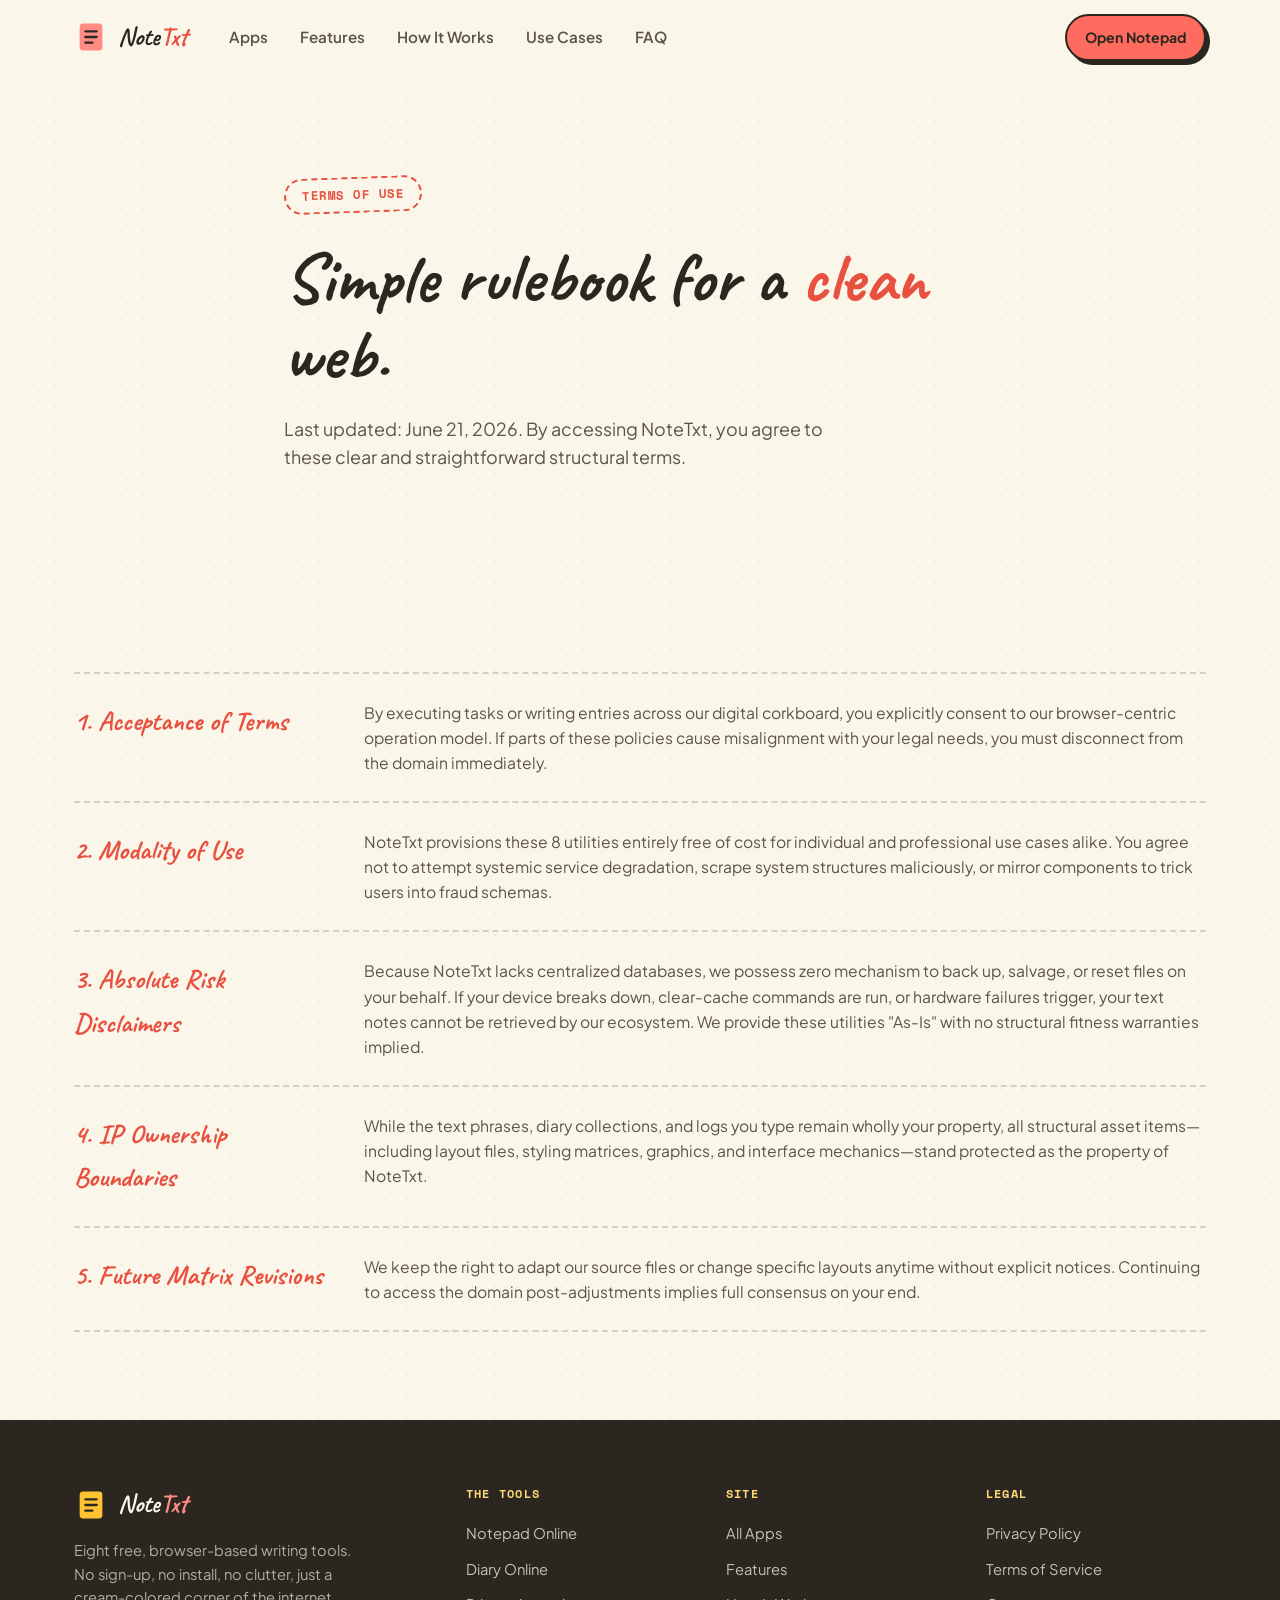
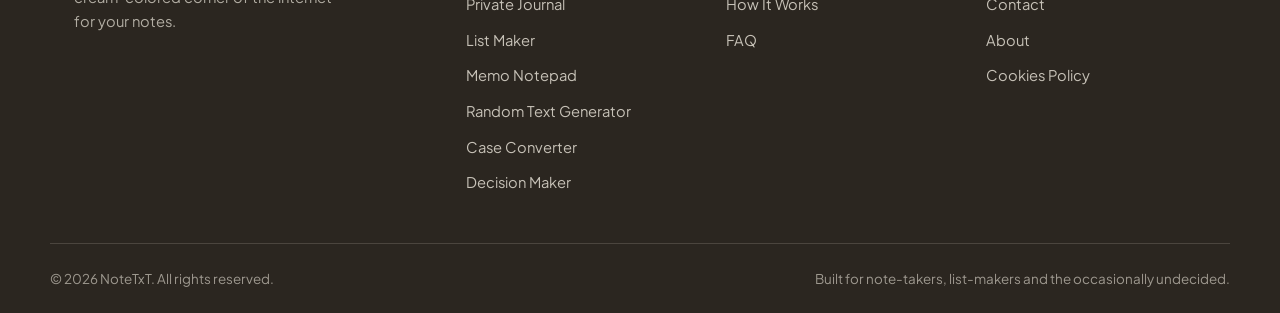
<file: terms.html>
<!DOCTYPE html>
<html lang="en">
<head>
<meta charset="UTF-8">
<meta name="viewport" content="width=device-width, initial-scale=1.0, viewport-fit=cover">
<title>Terms of Use – NoteTxt</title>
<meta name="description" content="Review the Terms of Use governing NoteTxt. Understand how our local, browser-based applications function and our liability limitations.">
<meta name="robots" content="index, follow">
<link rel="canonical" href="https://notetxt.github.io/terms">
<meta name="theme-color" content="#FBF6EA">

<link rel="icon" href="data:image/svg+xml,%3Csvg xmlns='http://www.w3.org/2000/svg' viewBox='0 0 100 100'%3E%3Crect width='100' height='100' rx='20' fill='%23FF8C82'/%3E%3Crect x='25' y='18' width='50' height='64' rx='4' fill='%23FBF6EA'/%3E%3Cline x1='34' y1='34' x2='66' y2='34' stroke='%232B2620' stroke-width='4' stroke-linecap='round'/%3E%3Cline x1='34' y1='46' x2='66' y2='46' stroke='%232B2620' stroke-width='4' stroke-linecap='round'/%3E%3Cline x1='34' y1='58' x2='54' y2='58' stroke='%232B2620' stroke-width='4' stroke-linecap='round'/%3E%3C/svg%3E">

<link rel="preconnect" href="https://fonts.googleapis.com">
<link rel="preconnect" href="https://fonts.gstatic.com" crossorigin>
<link href="https://fonts.googleapis.com/css2?family=Caveat:wght=600;700&family=Plus+Jakarta+Sans:wght=400;500;600;700;800&family=Space+Mono:wght=400;700&display=swap" rel="stylesheet">

<link rel="stylesheet" href="/css/style.css">

<script type="application/ld+json">
{
  "@context": "https://schema.org",
  "@type": "WebPage",
  "name": "Terms of Use - NoteTxt",
  "url": "https://notetxt.github.io/terms-of-use",
  "description": "Terms of Use for NoteTxt. Simple guidelines regarding the use of our free web utilities and our local storage policies."
}
</script>

<script type="application/ld+json">
{
  "@context": "https://schema.org",
  "@type": "BreadcrumbList",
  "itemListElement": [
    { "@type": "ListItem", "position": 1, "name": "Home", "item": "https://notetxt.github.io/" },
    { "@type": "ListItem", "position": 2, "name": "Terms of Use", "item": "https://notetxt.github.io/terms-of-use" }
  ]
}
</script>
</head>
<body>

<div id="site-header"></div>

<main id="top">
  <section class="hero" aria-label="Terms of Use Header">
    <div class="container hero-inner">
      <p class="eyebrow eyebrow-stamp">Terms of Use</p>
      <h1 class="hero-title">Simple rulebook for a <span class="highlight">clean</span> web.</h1>
      <p class="hero-sub">Last updated: June 21, 2026. By accessing NoteTxt, you agree to these clear and straightforward structural terms.</p>
    </div>
  </section>

  <section class="section detail" id="terms-content" aria-label="Terms of Use Content">
    <div class="container">
      <div class="detail-row">
        <h3>1. Acceptance of Terms</h3>
        <p>By executing tasks or writing entries across our digital corkboard, you explicitly consent to our browser-centric operation model. If parts of these policies cause misalignment with your legal needs, you must disconnect from the domain immediately.</p>
      </div>

      <div class="detail-row">
        <h3>2. Modality of Use</h3>
        <p>NoteTxt provisions these 8 utilities entirely free of cost for individual and professional use cases alike. You agree not to attempt systemic service degradation, scrape system structures maliciously, or mirror components to trick users into fraud schemas.</p>
      </div>

      <div class="detail-row">
        <h3>3. Absolute Risk Disclaimers</h3>
        <p>Because NoteTxt lacks centralized databases, we possess zero mechanism to back up, salvage, or reset files on your behalf. If your device breaks down, clear-cache commands are run, or hardware failures trigger, your text notes cannot be retrieved by our ecosystem. We provide these utilities "As-Is" with no structural fitness warranties implied.</p>
      </div>

      <div class="detail-row">
        <h3>4. IP Ownership Boundaries</h3>
        <p>While the text phrases, diary collections, and logs you type remain wholly your property, all structural asset items—including layout files, styling matrices, graphics, and interface mechanics—stand protected as the property of NoteTxt.</p>
      </div>

      <div class="detail-row">
        <h3>5. Future Matrix Revisions</h3>
        <p>We keep the right to adapt our source files or change specific layouts anytime without explicit notices. Continuing to access the domain post-adjustments implies full consensus on your end.</p>
      </div>
    </div>
  </section>
</main>

<div id="site-footer"></div>

<script src="/js/header.js" defer></script>
<script src="/js/footer.js" defer></script>
<script src="/js/main.js" defer></script>
</body>
</html>
</file>
<file: css/style.css>
/* ===================================================================
   NoteTxt — Stylesheet
   Design concept: a corkboard of pinned sticky notes on warm cream
   paper. Handwritten display type for personality, a clean geometric
   sans for readability, a mono "stamp" face for tiny utility labels.
   =================================================================== */

/* ---------- Design tokens ---------- */
:root {
  /* Core palette */
  --cream:        #FBF6EA;
  --cream-deep:    #F4ECD9;
  --ink:          #2B2620;
  --ink-soft:     #5C5448;
  --coral:        #FF6B5E;
  --coral-deep:   #E8503F;
  --marigold:     #FFC233;
  --mint:         #45C4A0;
  --periwinkle:   #7B8FE3;

  /* Sticky-note accent set (signature element) */
  --note-yellow:    #FFD976;
  --note-pink:      #FF9AA2;
  --note-lavender:  #C7B8EA;
  --note-mint:      #9BE8C4;
  --note-peach:     #FFC089;
  --note-sky:       #9ED2F0;
  --note-coral:     #FF8C82;
  --note-turquoise: #7FE0D6;

  /* Type */
  --font-display: 'Caveat', cursive;
  --font-body: 'Plus Jakarta Sans', -apple-system, BlinkMacSystemFont, 'Segoe UI', sans-serif;
  --font-mono: 'Space Mono', monospace;

  /* Layout */
  --max-width: 1180px;
  --radius-card: 18px;
  --radius-sm: 10px;
  --shadow-soft: 0 10px 30px rgba(43, 38, 32, 0.08);
  --shadow-lift: 0 18px 40px rgba(43, 38, 32, 0.14);
}

/* ---------- Reset ---------- */
* { box-sizing: border-box; }
html { scroll-behavior: smooth; }
body {
  margin: 0;
  background: var(--cream);
  color: var(--ink);
  font-family: var(--font-body);
  line-height: 1.6;
  -webkit-font-smoothing: antialiased;
  overflow-x: hidden;
}
img, svg { display: block; max-width: 100%; }
a { color: inherit; text-decoration: none; }
ul { margin: 0; padding: 0; list-style: none; }
h1, h2, h3, h4 { margin: 0; font-weight: 700; }
p { margin: 0; }
button { font-family: inherit; cursor: pointer; }

.container {
  max-width: var(--max-width);
  margin: 0 auto;
  padding: 0 24px;
}

/* Subtle dot-grid "paper" texture across the whole page */
body {
  background-image: radial-gradient(var(--cream-deep) 1px, transparent 1px);
  background-size: 22px 22px;
}

@media (prefers-reduced-motion: reduce) {
  * { animation-duration: 0.001ms !important; animation-iteration-count: 1 !important; transition-duration: 0.001ms !important; scroll-behavior: auto !important; }
}

/* ---------- Buttons ---------- */
.btn {
  display: inline-flex;
  align-items: center;
  gap: 8px;
  padding: 14px 26px;
  border-radius: 999px;
  font-weight: 700;
  font-size: 0.98rem;
  border: 2px solid var(--ink);
  transition: transform 0.18s ease, box-shadow 0.18s ease, background 0.18s ease;
  white-space: nowrap;
}
.btn-primary {
  background: var(--coral);
  color: var(--ink);
  box-shadow: 4px 4px 0 var(--ink);
}
.btn-primary:hover {
  transform: translate(-2px, -2px);
  box-shadow: 6px 6px 0 var(--ink);
  background: var(--coral-deep);
}
.btn-ghost {
  background: transparent;
  color: var(--ink);
  border-color: var(--ink);
}
.btn-ghost:hover {
  background: var(--ink);
  color: var(--cream);
}
.btn-sm { padding: 10px 18px; font-size: 0.88rem; }

/* ---------- Eyebrow / labels ---------- */
.eyebrow {
  font-family: var(--font-mono);
  font-size: 0.78rem;
  letter-spacing: 0.12em;
  text-transform: uppercase;
  color: var(--coral-deep);
  margin: 0 0 10px;
  font-weight: 700;
}
.eyebrow-stamp {
  display: inline-block;
  border: 2px dashed var(--coral-deep);
  border-radius: 999px;
  padding: 6px 16px;
  transform: rotate(-2deg);
}

.section-title {
  font-family: var(--font-display);
  font-size: clamp(2rem, 4vw, 2.9rem);
  line-height: 1.15;
  margin-bottom: 14px;
  max-width: 720px;
}
.section-sub {
  font-size: 1.05rem;
  color: var(--ink-soft);
  max-width: 620px;
  margin-bottom: 44px;
}
.section { padding: 88px 0; position: relative; }

/* ---------- Reveal animation ---------- */
.reveal { opacity: 0; transform: translateY(22px); transition: opacity 0.6s ease, transform 0.6s ease; }
.reveal-in { opacity: 1; transform: translateY(0); }

/* =========================================================
   HEADER
   ========================================================= */
.site-header {
  position: sticky;
  top: 0;
  z-index: 100;
  background: rgba(251, 246, 234, 0.92);
  backdrop-filter: blur(8px);
  border-bottom: 2px solid transparent;
  transition: border-color 0.25s ease, box-shadow 0.25s ease;
}
.site-header.is-scrolled {
  border-bottom-color: var(--ink);
  box-shadow: 0 4px 0 rgba(43, 38, 32, 0.04);
}
.header-inner {
  display: flex;
  align-items: center;
  gap: 24px;
  padding-top: 14px;
  padding-bottom: 14px;
}
.brand { display: flex; align-items: center; gap: 10px; flex-shrink: 0; }
.brand-mark { width: 34px; height: 34px; transition: transform 0.3s ease; }
.brand:hover .brand-mark { transform: rotate(-8deg); }
.brand-name {
  font-family: var(--font-display);
  font-size: 1.6rem;
  font-weight: 700;
}
.brand-name em { font-style: normal; color: var(--coral-deep); }

.primary-nav {
  display: flex;
  align-items: center;
  gap: 28px;
  margin-left: 16px;
  flex: 1;
}
.primary-nav a {
  font-size: 0.95rem;
  font-weight: 600;
  color: var(--ink-soft);
  position: relative;
  padding: 4px 2px;
}
.primary-nav a:hover { color: var(--ink); }
.primary-nav a::after {
  content: "";
  position: absolute;
  left: 0; bottom: -2px;
  width: 0; height: 2px;
  background: var(--coral);
  transition: width 0.2s ease;
}
.primary-nav a:hover::after { width: 100%; }

.header-cta { margin-left: auto; }

.nav-toggle {
  display: none;
  flex-direction: column;
  justify-content: center;
  gap: 5px;
  width: 38px;
  height: 38px;
  background: transparent;
  border: 2px solid var(--ink);
  border-radius: 8px;
  padding: 0;
  flex-shrink: 0;
}
.nav-toggle span {
  display: block;
  width: 18px;
  height: 2px;
  background: var(--ink);
  margin: 0 auto;
  transition: transform 0.25s ease, opacity 0.25s ease;
}
.nav-toggle.is-active span:nth-child(1) { transform: translateY(7px) rotate(45deg); }
.nav-toggle.is-active span:nth-child(2) { opacity: 0; }
.nav-toggle.is-active span:nth-child(3) { transform: translateY(-7px) rotate(-45deg); }

/* =========================================================
   HERO
   ========================================================= */
.hero {
  position: relative;
  padding: 100px 0 80px;
  overflow: hidden;
}
.hero-inner { position: relative; z-index: 2; max-width: 760px; }
.hero-title {
  font-family: var(--font-display);
  font-size: clamp(2.6rem, 6vw, 4.4rem);
  line-height: 1.08;
  margin: 18px 0 22px;
}
.hero-title .highlight {
  color: var(--coral-deep);
  position: relative;
  white-space: nowrap;
}
.hero-sub {
  font-size: 1.12rem;
  color: var(--ink-soft);
  max-width: 580px;
  margin-bottom: 32px;
}
.hero-cta { display: flex; flex-wrap: wrap; gap: 16px; margin-bottom: 18px; }
.hero-meta {
  font-family: var(--font-mono);
  font-size: 0.82rem;
  color: var(--ink-soft);
  letter-spacing: 0.02em;
}

.hero-doodles { position: absolute; inset: 0; z-index: 1; pointer-events: none; }
.doodle {
  position: absolute;
  font-family: var(--font-display);
  font-weight: 700;
  color: var(--ink);
  opacity: 0.16;
  animation: float 7s ease-in-out infinite;
}
.doodle-1 { top: 12%; right: 12%; font-size: 5rem; color: var(--coral); opacity: 0.35; animation-delay: 0s; }
.doodle-2 { top: 55%; right: 22%; font-size: 3.4rem; color: var(--mint); opacity: 0.35; animation-delay: 1.2s; }
.doodle-3 { top: 18%; right: 32%; font-size: 4rem; color: var(--periwinkle); opacity: 0.3; animation-delay: 2.1s; }
.doodle-4 { top: 70%; right: 8%; font-size: 4.6rem; color: var(--marigold); opacity: 0.4; animation-delay: 0.6s; }
.doodle-5 { top: 38%; right: 4%; font-size: 3rem; color: var(--coral-deep); opacity: 0.3; animation-delay: 1.8s; }

@keyframes float {
  0%, 100% { transform: translateY(0) rotate(0deg); }
  50% { transform: translateY(-16px) rotate(6deg); }
}

@media (max-width: 880px) {
  .hero-doodles { opacity: 0.6; }
  .doodle-3, .doodle-5 { display: none; }
}

/* =========================================================
   APPS / STICKY NOTE BOARD  (signature element)
   ========================================================= */
.apps { background: var(--cream-deep); }
.board {
  display: grid;
  grid-template-columns: repeat(auto-fit, minmax(260px, 1fr));
  gap: 34px 28px;
  margin-top: 20px;
}

.sticky {
  position: relative;
  background: var(--note-yellow);
  border-radius: 4px;
  padding: 30px 24px 24px;
  box-shadow: var(--shadow-soft);
  transition: transform 0.28s ease, box-shadow 0.28s ease;
  display: flex;
  flex-direction: column;
  min-height: 100%;
}
.sticky::before {
  /* folded-corner detail */
  content: "";
  position: absolute;
  right: 0; bottom: 0;
  width: 0; height: 0;
  border-style: solid;
  border-width: 0 0 22px 22px;
  border-color: transparent transparent rgba(43,38,32,0.12) transparent;
  border-radius: 0 0 4px 0;
}
.sticky:hover {
  transform: translateY(-6px) rotate(0deg) !important;
  box-shadow: var(--shadow-lift);
  z-index: 5;
}

.rot-1 { transform: rotate(-2.2deg); }
.rot-2 { transform: rotate(1.6deg); }
.rot-3 { transform: rotate(-1.4deg); }
.rot-4 { transform: rotate(2deg); }
.rot-5 { transform: rotate(-1.8deg); }

.sticky-yellow     { background: var(--note-yellow); }
.sticky-pink       { background: var(--note-pink); }
.sticky-lavender   { background: var(--note-lavender); }
.sticky-mint       { background: var(--note-mint); }
.sticky-peach      { background: var(--note-peach); }
.sticky-sky        { background: var(--note-sky); }
.sticky-coral      { background: var(--note-coral); }
.sticky-turquoise  { background: var(--note-turquoise); }

.tape {
  position: absolute;
  top: -12px;
  left: 50%;
  transform: translateX(-50%) rotate(-3deg);
  width: 70px;
  height: 22px;
  background: rgba(255,255,255,0.55);
  border: 1px solid rgba(255,255,255,0.7);
  box-shadow: var(--shadow-soft);
}

.sticky-icon {
  width: 42px;
  height: 42px;
  color: var(--ink);
  margin-bottom: 14px;
}
.sticky h3 {
  font-family: var(--font-display);
  font-size: 1.6rem;
  margin-bottom: 8px;
}
.sticky > p {
  font-size: 0.95rem;
  color: var(--ink);
  opacity: 0.85;
  margin-bottom: 16px;
}
.sticky-features {
  margin-bottom: 20px;
  display: flex;
  flex-direction: column;
  gap: 7px;
}
.sticky-features li {
  font-size: 0.86rem;
  padding-left: 20px;
  position: relative;
  color: var(--ink);
}
.sticky-features li::before {
  content: "✓";
  position: absolute;
  left: 0;
  font-weight: 700;
}
.sticky-link {
  margin-top: auto;
  display: inline-flex;
  align-items: center;
  gap: 6px;
  font-weight: 700;
  font-size: 0.92rem;
  border-bottom: 2px solid var(--ink);
  padding-bottom: 2px;
  align-self: flex-start;
  transition: gap 0.2s ease;
}
.sticky-link:hover { gap: 11px; }

/* =========================================================
   FEATURES
   ========================================================= */
.feature-grid {
  display: grid;
  grid-template-columns: repeat(auto-fit, minmax(260px, 1fr));
  gap: 24px;
}
.feature-card {
  background: var(--cream);
  border: 2px solid var(--ink);
  border-radius: var(--radius-card);
  padding: 26px;
  transition: transform 0.25s ease, box-shadow 0.25s ease;
}
.feature-card:hover { transform: translateY(-4px); box-shadow: var(--shadow-soft); }
.feature-card h3 { font-size: 1.18rem; margin-bottom: 8px; }
.feature-card p { color: var(--ink-soft); font-size: 0.93rem; }
.feature-stamp {
  display: inline-block;
  font-family: var(--font-mono);
  font-size: 0.72rem;
  font-weight: 700;
  letter-spacing: 0.08em;
  padding: 5px 12px;
  border-radius: 999px;
  margin-bottom: 14px;
  border: 1.5px dashed var(--ink);
}
.stamp-coral     { background: var(--note-coral); }
.stamp-mint      { background: var(--note-mint); }
.stamp-lavender  { background: var(--note-lavender); }
.stamp-peach     { background: var(--note-peach); }
.stamp-sky       { background: var(--note-sky); }
.stamp-yellow    { background: var(--note-yellow); }

/* =========================================================
   HOW IT WORKS / STEPS
   ========================================================= */
.how { background: var(--cream-deep); }
.steps {
  display: flex;
  align-items: stretch;
  gap: 18px;
  flex-wrap: wrap;
}
.step {
  flex: 1 1 220px;
  background: var(--cream);
  border-radius: var(--radius-card);
  padding: 28px 24px;
  box-shadow: var(--shadow-soft);
}
.step-num {
  display: inline-block;
  font-family: var(--font-mono);
  font-weight: 700;
  font-size: 0.85rem;
  background: var(--marigold);
  border: 2px solid var(--ink);
  border-radius: 50%;
  width: 38px;
  height: 38px;
  line-height: 34px;
  text-align: center;
  margin-bottom: 14px;
}
.step h3 { font-size: 1.2rem; margin-bottom: 8px; }
.step p { color: var(--ink-soft); font-size: 0.92rem; }
.step-arrow {
  align-self: center;
  font-size: 1.6rem;
  color: var(--coral-deep);
  font-family: var(--font-display);
}
@media (max-width: 760px) {
  .step-arrow { display: none; }
}

/* =========================================================
   TOOL DETAIL SECTION
   ========================================================= */
.detail-row {
  border-top: 2px dashed rgba(43,38,32,0.18);
  padding: 26px 0;
  display: grid;
  grid-template-columns: 260px 1fr;
  gap: 30px;
}
.detail-row:last-child { border-bottom: 2px dashed rgba(43,38,32,0.18); }
.detail-row h3 {
  font-family: var(--font-display);
  font-size: 1.7rem;
  color: var(--coral-deep);
}
.detail-row p { color: var(--ink-soft); font-size: 0.98rem; }

@media (max-width: 720px) {
  .detail-row { grid-template-columns: 1fr; gap: 8px; }
}

/* =========================================================
   USE CASES
   ========================================================= */
.use-cases { background: var(--cream-deep); }
.case-grid {
  display: grid;
  grid-template-columns: repeat(auto-fit, minmax(240px, 1fr));
  gap: 22px;
}
.case-card {
  background: var(--cream);
  border-radius: var(--radius-card);
  padding: 24px;
  border-left: 6px solid var(--periwinkle);
  box-shadow: var(--shadow-soft);
  transition: border-color 0.25s ease, transform 0.25s ease;
}
.case-card:nth-child(2n) { border-left-color: var(--coral); }
.case-card:nth-child(3n) { border-left-color: var(--mint); }
.case-card:hover { transform: translateX(4px); }
.case-card h3 { font-size: 1.12rem; margin-bottom: 8px; }
.case-card p { color: var(--ink-soft); font-size: 0.92rem; }

/* =========================================================
   FAQ
   ========================================================= */
.faq-list { max-width: 760px; }
.faq-item {
  border-bottom: 2px solid rgba(43,38,32,0.15);
}
.faq-q {
  width: 100%;
  background: none;
  border: none;
  text-align: left;
  padding: 20px 4px;
  font-size: 1.04rem;
  font-weight: 700;
  color: var(--ink);
  display: flex;
  align-items: center;
  justify-content: space-between;
  gap: 16px;
}
.faq-toggle {
  font-family: var(--font-mono);
  font-size: 1.3rem;
  color: var(--coral-deep);
  transition: transform 0.25s ease;
  flex-shrink: 0;
}
.faq-item.is-open .faq-toggle { transform: rotate(45deg); }
.faq-a {
  max-height: 0;
  overflow: hidden;
  transition: max-height 0.3s ease;
}
.faq-a p {
  padding: 0 4px 20px;
  color: var(--ink-soft);
  font-size: 0.96rem;
  max-width: 660px;
}

/* =========================================================
   CTA
   ========================================================= */
.cta {
  background: var(--ink);
  color: var(--cream);
  border-radius: 28px;
  margin: 0 24px 88px;
  text-align: center;
}
.cta-inner { max-width: 640px; margin: 0 auto; padding: 70px 0; }
.cta h2 {
  font-family: var(--font-display);
  font-size: clamp(2rem, 4vw, 2.8rem);
  margin-bottom: 16px;
}
.cta p { color: rgba(251,246,234,0.78); margin-bottom: 30px; }
.cta .btn-primary { box-shadow: 4px 4px 0 var(--cream); }
.cta .btn-primary:hover { box-shadow: 6px 6px 0 var(--cream); }

/* =========================================================
   FOOTER
   ========================================================= */
.site-footer {
  background: var(--ink);
  color: var(--cream);
  padding-top: 64px;
}
.footer-inner {
  display: grid;
  grid-template-columns: 1.6fr 1fr 1fr 1fr;
  gap: 40px;
  padding-bottom: 48px;
  border-bottom: 1px solid rgba(251,246,234,0.15);
}
.footer-brand p {
  color: rgba(251,246,234,0.65);
  font-size: 0.92rem;
  margin-top: 14px;
  max-width: 280px;
}
.site-footer .brand-name { color: var(--cream); }
.site-footer .brand-name em { color: var(--note-coral); }
.footer-col h4 {
  font-family: var(--font-mono);
  font-size: 0.78rem;
  letter-spacing: 0.1em;
  text-transform: uppercase;
  color: var(--note-yellow);
  margin-bottom: 16px;
}
.footer-col ul { display: flex; flex-direction: column; gap: 10px; }
.footer-col a {
  color: rgba(251,246,234,0.75);
  font-size: 0.92rem;
  transition: color 0.2s ease;
}
.footer-col a:hover { color: var(--cream); }

.footer-bottom {
  display: flex;
  justify-content: space-between;
  align-items: center;
  flex-wrap: wrap;
  gap: 8px;
  padding: 24px 0;
  font-size: 0.84rem;
  color: rgba(251,246,234,0.55);
}

/* =========================================================
   RESPONSIVE
   ========================================================= */
@media (max-width: 920px) {
  .footer-inner { grid-template-columns: 1fr 1fr; }
}

@media (max-width: 860px) {
  .primary-nav {
    position: absolute;
    top: 100%;
    left: 0;
    right: 0;
    background: var(--cream);
    flex-direction: column;
    align-items: flex-start;
    gap: 4px;
    padding: 10px 24px 18px;
    border-bottom: 2px solid var(--ink);
    max-height: 0;
    overflow: hidden;
    transition: max-height 0.3s ease;
  }
  .primary-nav.nav-open { max-height: 360px; }
  .primary-nav a { width: 100%; padding: 10px 0; }
  .header-cta { display: none; }
  .nav-toggle { display: flex; }
  .header-inner { position: relative; }
}

@media (max-width: 600px) {
  .section { padding: 60px 0; }
  .hero { padding: 70px 0 50px; }
  .cta { margin: 0 14px 60px; border-radius: 20px; }
  .footer-inner { grid-template-columns: 1fr; }
  .sticky { padding: 26px 20px 20px; }
}
</file>
<file: css/diary.css>
/* ===================================================================
   NoteTxt — Online Diary App styles
   Page-specific styles layered on top of css/style.css
   =================================================================== */

/* ---------- Breadcrumb ---------- */
.breadcrumb {
  font-family: var(--font-mono);
  font-size: 0.78rem;
  color: var(--ink-soft);
  margin-bottom: 18px;
  letter-spacing: 0.02em;
}
.breadcrumb a { color: var(--ink-soft); border-bottom: 1px dashed var(--ink-soft); }
.breadcrumb a:hover { color: var(--coral-deep); border-color: var(--coral-deep); }
.breadcrumb span { margin: 0 6px; opacity: 0.6; }

/* ---------- App shell ---------- */
.app-section { background: var(--cream-deep); }
.app-shell {
  background: var(--cream);
  border: 2px solid var(--ink);
  border-radius: 22px;
  padding: 32px;
  box-shadow: var(--shadow-lift);
}
.app-header {
  display: flex;
  align-items: flex-end;
  justify-content: space-between;
  flex-wrap: wrap;
  gap: 18px;
  margin-bottom: 28px;
}
.app-header .eyebrow { margin-bottom: 6px; }
.app-header .section-title { margin-bottom: 0; font-size: clamp(1.7rem, 3vw, 2.3rem); }

.app-stats { display: flex; gap: 14px; }
.stat {
  background: var(--note-yellow);
  border: 2px solid var(--ink);
  border-radius: 14px;
  padding: 10px 18px;
  text-align: center;
  min-width: 84px;
}
.stat:nth-child(2) { background: var(--note-mint); }
.stat-num {
  display: block;
  font-family: var(--font-display);
  font-size: 1.8rem;
  line-height: 1;
}
.stat-label {
  display: block;
  font-family: var(--font-mono);
  font-size: 0.65rem;
  text-transform: uppercase;
  letter-spacing: 0.06em;
  margin-top: 4px;
  color: var(--ink-soft);
}

.app-grid {
  display: grid;
  grid-template-columns: 340px 1fr;
  gap: 26px;
  align-items: start;
}

.app-panel {
  background: var(--cream);
  border: 2px solid var(--ink);
  border-radius: 16px;
  padding: 22px;
}

/* ---------- Calendar ---------- */
.calendar-head {
  display: flex;
  align-items: center;
  justify-content: space-between;
  margin-bottom: 14px;
}
.calendar-head h3 {
  font-family: var(--font-display);
  font-size: 1.4rem;
}
.cal-nav {
  width: 32px;
  height: 32px;
  border-radius: 50%;
  border: 2px solid var(--ink);
  background: var(--cream);
  font-size: 1.1rem;
  line-height: 1;
  display: flex;
  align-items: center;
  justify-content: center;
  transition: background 0.2s ease, transform 0.2s ease;
}
.cal-nav:hover { background: var(--marigold); transform: scale(1.08); }

.calendar-weekdays {
  display: grid;
  grid-template-columns: repeat(7, 1fr);
  margin-bottom: 6px;
}
.calendar-weekdays span {
  text-align: center;
  font-family: var(--font-mono);
  font-size: 0.65rem;
  color: var(--ink-soft);
  text-transform: uppercase;
}
.calendar-grid {
  display: grid;
  grid-template-columns: repeat(7, 1fr);
  gap: 4px;
}
.cal-day {
  position: relative;
  aspect-ratio: 1 / 1;
  border: none;
  background: transparent;
  border-radius: 10px;
  font-family: var(--font-body);
  font-size: 0.86rem;
  font-weight: 600;
  color: var(--ink);
  display: flex;
  align-items: center;
  justify-content: center;
  transition: background 0.18s ease, transform 0.18s ease;
}
.cal-day:hover { background: var(--cream-deep); transform: scale(1.06); }
.cal-day.is-empty { visibility: hidden; pointer-events: none; }
.cal-day.is-today { box-shadow: inset 0 0 0 2px var(--coral-deep); }
.cal-day.has-entry { background: var(--note-mint); }
.cal-day.is-selected { background: var(--coral); color: var(--ink); box-shadow: 2px 2px 0 var(--ink); }
.cal-day .entry-dot {
  position: absolute;
  bottom: 4px;
  width: 4px;
  height: 4px;
  border-radius: 50%;
  background: var(--coral-deep);
}
.cal-day.is-selected .entry-dot { background: var(--ink); }

.calendar-hint {
  margin-top: 14px;
  font-size: 0.78rem;
  color: var(--ink-soft);
  display: flex;
  align-items: center;
  gap: 6px;
}
.dot { width: 10px; height: 10px; border-radius: 50%; display: inline-block; }
.dot-has { background: var(--note-mint); border: 1px solid var(--ink); }
.dot-today { background: transparent; border: 2px solid var(--coral-deep); margin-left: 12px; }

/* ---------- Editor ---------- */
.editor-top {
  display: flex;
  align-items: center;
  justify-content: space-between;
  flex-wrap: wrap;
  gap: 14px;
  margin-bottom: 16px;
}
.editor-date { display: flex; flex-direction: column; gap: 4px; }
.editor-date label {
  font-family: var(--font-mono);
  font-size: 0.68rem;
  text-transform: uppercase;
  letter-spacing: 0.06em;
  color: var(--ink-soft);
}
.editor-date input[type="date"] {
  font-family: var(--font-body);
  font-weight: 700;
  font-size: 0.98rem;
  border: 2px solid var(--ink);
  border-radius: 10px;
  padding: 8px 12px;
  background: var(--cream);
  color: var(--ink);
}

.mood-picker { display: flex; gap: 8px; flex-wrap: wrap; }
.mood-btn {
  width: 38px;
  height: 38px;
  font-size: 1.2rem;
  border-radius: 50%;
  border: 2px solid var(--ink);
  background: var(--cream);
  display: flex;
  align-items: center;
  justify-content: center;
  transition: transform 0.18s ease, background 0.18s ease;
}
.mood-btn:hover { transform: translateY(-3px); }
.mood-btn.is-selected { background: var(--marigold); box-shadow: 2px 2px 0 var(--ink); }

.editor-textarea {
  width: 100%;
  min-height: 240px;
  resize: vertical;
  border: 2px solid var(--ink);
  border-radius: 14px;
  background: repeating-linear-gradient(var(--cream), var(--cream) 38px, rgba(43,38,32,0.08) 39px);
  background-position-y: 4px;
  padding: 14px 16px;
  font-family: var(--font-body);
  font-size: 1rem;
  line-height: 39px;
  color: var(--ink);
}
.editor-textarea:focus {
  outline: none;
  box-shadow: 0 0 0 3px rgba(255, 194, 51, 0.5);
}
.editor-textarea::placeholder { color: rgba(43,38,32,0.4); }

.editor-bottom {
  display: flex;
  align-items: center;
  justify-content: space-between;
  flex-wrap: wrap;
  gap: 12px;
  margin-top: 14px;
}
.word-count, .save-status {
  font-family: var(--font-mono);
  font-size: 0.74rem;
  color: var(--ink-soft);
}
.save-status.is-saved { color: var(--mint); font-weight: 700; }
.save-status.is-unsaved { color: var(--coral-deep); font-weight: 700; }
.editor-actions { display: flex; gap: 10px; margin-left: auto; }

.app-empty-note {
  font-size: 0.82rem;
  color: var(--ink-soft);
  margin-top: 10px;
}

/* ---------- Related tools ---------- */
.related-grid {
  display: grid;
  grid-template-columns: repeat(auto-fit, minmax(220px, 1fr));
  gap: 20px;
}
.related-card {
  background: var(--cream);
  border: 2px solid var(--ink);
  border-radius: 16px;
  padding: 22px;
  transition: transform 0.22s ease, box-shadow 0.22s ease;
}
.related-card:hover { transform: translateY(-4px); box-shadow: var(--shadow-soft); }
.related-card h3 { font-family: var(--font-display); font-size: 1.3rem; margin-bottom: 6px; }
.related-card p { font-size: 0.88rem; color: var(--ink-soft); margin-bottom: 14px; }
.related-card a { font-weight: 700; font-size: 0.86rem; border-bottom: 2px solid var(--ink); padding-bottom: 2px; }

/* ---------- Responsive ---------- */
@media (max-width: 880px) {
  .app-grid { grid-template-columns: 1fr; }
  .app-shell { padding: 22px; }
}
@media (max-width: 540px) {
  .app-stats { width: 100%; }
  .stat { flex: 1; }
  .editor-actions { width: 100%; margin-left: 0; justify-content: flex-end; }
}
</file>
<file: css/app-shared.css>
/* ===================================================================
   NoteTxt — Shared App-Shell styles
   Reusable across every tool page (diary, notepad, list maker, etc.)
   Page-specific bits (calendar, sidebar, mood picker...) live in each
   page's own stylesheet, layered on top of this one.
   =================================================================== */

/* ---------- Breadcrumb ---------- */
.breadcrumb {
  font-family: var(--font-mono);
  font-size: 0.78rem;
  color: var(--ink-soft);
  margin-bottom: 18px;
  letter-spacing: 0.02em;
}
.breadcrumb a { color: var(--ink-soft); border-bottom: 1px dashed var(--ink-soft); }
.breadcrumb a:hover { color: var(--coral-deep); border-color: var(--coral-deep); }
.breadcrumb span { margin: 0 6px; opacity: 0.6; }

/* ---------- App shell ---------- */
.app-section { background: var(--cream-deep); }
.app-shell {
  background: var(--cream);
  border: 2px solid var(--ink);
  border-radius: 22px;
  padding: 32px;
  box-shadow: var(--shadow-lift);
}
.app-header {
  display: flex;
  align-items: flex-end;
  justify-content: space-between;
  flex-wrap: wrap;
  gap: 18px;
  margin-bottom: 28px;
}
.app-header .eyebrow { margin-bottom: 6px; }
.app-header .section-title { margin-bottom: 0; font-size: clamp(1.7rem, 3vw, 2.3rem); }

.app-stats { display: flex; gap: 14px; }
.stat {
  background: var(--note-yellow);
  border: 2px solid var(--ink);
  border-radius: 14px;
  padding: 10px 18px;
  text-align: center;
  min-width: 84px;
}
.stat:nth-child(2) { background: var(--note-mint); }
.stat-num {
  display: block;
  font-family: var(--font-display);
  font-size: 1.8rem;
  line-height: 1;
}
.stat-label {
  display: block;
  font-family: var(--font-mono);
  font-size: 0.65rem;
  text-transform: uppercase;
  letter-spacing: 0.06em;
  margin-top: 4px;
  color: var(--ink-soft);
}

.app-grid {
  display: grid;
  grid-template-columns: 340px 1fr;
  gap: 26px;
  align-items: start;
}

.app-panel {
  background: var(--cream);
  border: 2px solid var(--ink);
  border-radius: 16px;
  padding: 22px;
}

/* ---------- Editor (shared base; page CSS can add modifiers) ---------- */
.editor-top {
  display: flex;
  align-items: center;
  justify-content: space-between;
  flex-wrap: wrap;
  gap: 14px;
  margin-bottom: 16px;
}

.editor-textarea {
  width: 100%;
  min-height: 240px;
  resize: vertical;
  border: 2px solid var(--ink);
  border-radius: 14px;
  background: var(--cream);
  padding: 16px 18px;
  font-family: var(--font-body);
  font-size: 1rem;
  line-height: 1.7;
  color: var(--ink);
}
.editor-textarea:focus {
  outline: none;
  box-shadow: 0 0 0 3px rgba(255, 194, 51, 0.5);
}
.editor-textarea::placeholder { color: rgba(43,38,32,0.4); }

.editor-bottom {
  display: flex;
  align-items: center;
  justify-content: space-between;
  flex-wrap: wrap;
  gap: 12px;
  margin-top: 14px;
}
.word-count, .save-status {
  font-family: var(--font-mono);
  font-size: 0.74rem;
  color: var(--ink-soft);
}
.save-status.is-saved { color: var(--mint); font-weight: 700; }
.save-status.is-unsaved { color: var(--coral-deep); font-weight: 700; }
.editor-actions { display: flex; gap: 10px; margin-left: auto; flex-wrap: wrap; }

.app-empty-note {
  font-size: 0.82rem;
  color: var(--ink-soft);
  margin-top: 10px;
}

/* ---------- Related tools ---------- */
.related-grid {
  display: grid;
  grid-template-columns: repeat(auto-fit, minmax(220px, 1fr));
  gap: 20px;
}
.related-card {
  background: var(--cream);
  border: 2px solid var(--ink);
  border-radius: 16px;
  padding: 22px;
  transition: transform 0.22s ease, box-shadow 0.22s ease;
}
.related-card:hover { transform: translateY(-4px); box-shadow: var(--shadow-soft); }
.related-card h3 { font-family: var(--font-display); font-size: 1.3rem; margin-bottom: 6px; }
.related-card p { font-size: 0.88rem; color: var(--ink-soft); margin-bottom: 14px; }
.related-card a { font-weight: 700; font-size: 0.86rem; border-bottom: 2px solid var(--ink); padding-bottom: 2px; }

/* ---------- Responsive ---------- */
@media (max-width: 880px) {
  .app-grid { grid-template-columns: 1fr; }
  .app-shell { padding: 22px; }
}
@media (max-width: 540px) {
  .app-stats { width: 100%; }
  .stat { flex: 1; }
  .editor-actions { width: 100%; margin-left: 0; justify-content: flex-end; }
}
</file>
<file: css/list-maker.css>
/* ===================================================================
   NoteTxt — List Maker App styles (page-specific)
   Builds on css/style.css + css/app-shared.css
   =================================================================== */

/* ---------- Sidebar: saved lists ---------- */
.lists-sidebar { display: flex; flex-direction: column; gap: 14px; }

.lists-search {
  width: 100%;
  border: 2px solid var(--ink);
  border-radius: 10px;
  padding: 9px 12px;
  font-family: var(--font-body);
  font-size: 0.88rem;
  background: var(--cream);
  color: var(--ink);
}
.lists-search:focus { outline: none; box-shadow: 0 0 0 3px rgba(255, 194, 51, 0.5); }

.new-list-btn {
  width: 100%;
  border: 2px dashed var(--ink);
  border-radius: 10px;
  background: var(--note-yellow);
  padding: 10px;
  font-weight: 700;
  font-size: 0.88rem;
  transition: background 0.2s ease, transform 0.2s ease;
}
.new-list-btn:hover { background: var(--marigold); transform: translateY(-2px); }
.new-list-btn.is-active { background: var(--coral); }

/* Type picker grid (shown when creating a new list) */
.type-picker {
  display: grid;
  grid-template-columns: repeat(2, 1fr);
  gap: 8px;
  padding: 12px;
  border: 2px solid var(--ink);
  border-radius: 12px;
  background: var(--cream-deep);
}
.type-picker.is-hidden { display: none; }
.type-btn {
  display: flex;
  flex-direction: column;
  align-items: center;
  gap: 4px;
  border: 2px solid var(--ink);
  border-radius: 10px;
  padding: 10px 6px;
  background: var(--cream);
  font-size: 0.72rem;
  font-weight: 700;
  text-align: center;
  transition: transform 0.18s ease, background 0.18s ease;
}
.type-btn:hover { transform: translateY(-2px); }
.type-btn .type-icon { font-size: 1.4rem; }
.type-btn[data-color="mint"]:hover      { background: var(--note-mint); }
.type-btn[data-color="peach"]:hover     { background: var(--note-peach); }
.type-btn[data-color="sky"]:hover       { background: var(--note-sky); }
.type-btn[data-color="lavender"]:hover  { background: var(--note-lavender); }
.type-btn[data-color="coral"]:hover     { background: var(--note-coral); }
.type-btn[data-color="yellow"]:hover    { background: var(--note-yellow); }
.type-btn[data-color="turquoise"]:hover { background: var(--note-turquoise); }

.lists-list {
  display: flex;
  flex-direction: column;
  gap: 8px;
  max-height: 380px;
  overflow-y: auto;
  padding-right: 2px;
}
.lists-list::-webkit-scrollbar { width: 6px; }
.lists-list::-webkit-scrollbar-thumb { background: rgba(43,38,32,0.25); border-radius: 6px; }

.saved-list-card {
  position: relative;
  width: 100%;
  text-align: left;
  border: 2px solid var(--ink);
  border-radius: 12px;
  padding: 10px 32px 10px 12px;
  background: var(--cream);
  cursor: pointer;
  transition: background 0.18s ease, transform 0.18s ease;
}
.saved-list-card:hover { transform: translateX(2px); }
.saved-list-card.is-active { background: var(--note-sky); }
.saved-list-title {
  display: flex;
  align-items: center;
  gap: 6px;
  font-weight: 700;
  font-size: 0.92rem;
  margin-bottom: 2px;
  white-space: nowrap;
  overflow: hidden;
  text-overflow: ellipsis;
}
.saved-list-meta {
  display: block;
  font-size: 0.78rem;
  color: var(--ink-soft);
}
.saved-list-delete {
  position: absolute;
  top: 8px;
  right: 8px;
  width: 22px;
  height: 22px;
  border-radius: 50%;
  border: none;
  background: transparent;
  color: var(--ink-soft);
  font-size: 0.9rem;
  line-height: 1;
  display: flex;
  align-items: center;
  justify-content: center;
}
.saved-list-delete:hover { background: var(--note-coral); color: var(--ink); }

.lists-empty {
  font-size: 0.85rem;
  color: var(--ink-soft);
  text-align: center;
  padding: 18px 8px;
  border: 2px dashed rgba(43,38,32,0.25);
  border-radius: 12px;
}

/* ---------- Editor header ---------- */
.list-title-input {
  flex: 1;
  min-width: 160px;
  font-family: var(--font-display);
  font-size: 1.5rem;
  font-weight: 700;
  border: none;
  background: transparent;
  color: var(--ink);
  padding: 4px 2px;
}
.list-title-input:focus { outline: none; border-bottom: 2px solid var(--coral); }
.list-title-input::placeholder { color: rgba(43,38,32,0.35); }

.type-badge {
  display: inline-flex;
  align-items: center;
  gap: 6px;
  border: 2px solid var(--ink);
  border-radius: 999px;
  padding: 6px 14px;
  font-family: var(--font-mono);
  font-size: 0.74rem;
  font-weight: 700;
  background: var(--note-yellow);
  white-space: nowrap;
}

/* ---------- Progress bar ---------- */
.progress-wrap { margin: 16px 0 18px; }
.progress-track {
  width: 100%;
  height: 12px;
  border: 2px solid var(--ink);
  border-radius: 999px;
  background: var(--cream-deep);
  overflow: hidden;
}
.progress-fill {
  height: 100%;
  background: var(--mint);
  border-radius: 999px;
  transition: width 0.3s ease;
  width: 0%;
}

/* ---------- Add item row ---------- */
.add-item-row {
  display: flex;
  gap: 10px;
  margin-bottom: 16px;
}
.add-item-input {
  flex: 1;
  border: 2px solid var(--ink);
  border-radius: 10px;
  padding: 10px 14px;
  font-family: var(--font-body);
  font-size: 0.96rem;
  background: var(--cream);
  color: var(--ink);
}
.add-item-input:focus { outline: none; box-shadow: 0 0 0 3px rgba(255, 194, 51, 0.5); }

/* ---------- Item list ---------- */
.item-list {
  display: flex;
  flex-direction: column;
  gap: 6px;
  min-height: 60px;
}
.item-row {
  display: flex;
  align-items: center;
  gap: 8px;
  border: 2px solid var(--ink);
  border-radius: 10px;
  padding: 8px 10px;
  background: var(--cream);
  transition: background 0.18s ease, opacity 0.18s ease, transform 0.18s ease;
}
.item-row.is-dragging { opacity: 0.4; }
.item-row.is-checked { background: var(--cream-deep); }
.item-row.is-checked .item-text-input { text-decoration: line-through; color: var(--ink-soft); }

.item-drag-handle {
  cursor: grab;
  color: var(--ink-soft);
  font-size: 0.9rem;
  letter-spacing: -2px;
  user-select: none;
  padding: 0 2px;
}
.item-checkbox {
  width: 19px;
  height: 19px;
  accent-color: var(--coral);
  flex-shrink: 0;
}
.item-text-input {
  flex: 1;
  border: none;
  background: transparent;
  font-family: var(--font-body);
  font-size: 0.96rem;
  color: var(--ink);
  padding: 4px 2px;
  min-width: 0;
}
.item-text-input:focus { outline: none; }

.item-move, .item-delete {
  width: 26px;
  height: 26px;
  border-radius: 50%;
  border: none;
  background: transparent;
  color: var(--ink-soft);
  font-size: 0.72rem;
  display: flex;
  align-items: center;
  justify-content: center;
  flex-shrink: 0;
}
.item-move:hover { background: var(--note-lavender); color: var(--ink); }
.item-delete:hover { background: var(--note-coral); color: var(--ink); }
.item-delete { font-size: 0.85rem; }

.items-empty {
  font-size: 0.88rem;
  color: var(--ink-soft);
  text-align: center;
  padding: 22px 10px;
  border: 2px dashed rgba(43,38,32,0.25);
  border-radius: 12px;
}

@media (max-width: 880px) {
  .lists-list { max-height: 260px; }
}
@media (max-width: 540px) {
  .item-drag-handle { display: none; }
}
</file>
<file: css/memo.css>
/* ===================================================================
   NoteTxt — Memo Notepad App styles (page-specific)
   Builds on css/style.css (reuses .board / .sticky / .tape / .rot-*
   from the homepage's sticky-note system) + css/app-shared.css
   =================================================================== */

/* ---------- Toolbar ---------- */
.memo-toolbar {
  display: flex;
  flex-wrap: wrap;
  align-items: center;
  gap: 14px;
  margin-bottom: 16px;
}
.memo-search {
  flex: 1;
  min-width: 180px;
  border: 2px solid var(--ink);
  border-radius: 10px;
  padding: 10px 14px;
  font-family: var(--font-body);
  font-size: 0.92rem;
  background: var(--cream);
  color: var(--ink);
}
.memo-search:focus { outline: none; box-shadow: 0 0 0 3px rgba(255, 194, 51, 0.5); }

.view-tabs {
  display: flex;
  gap: 4px;
  border: 2px solid var(--ink);
  border-radius: 999px;
  padding: 4px;
  flex-shrink: 0;
}
.view-tab {
  padding: 8px 18px;
  border-radius: 999px;
  font-weight: 700;
  font-size: 0.85rem;
  border: none;
  background: transparent;
  color: var(--ink-soft);
}
.view-tab.is-active { background: var(--coral); color: var(--ink); }

/* ---------- Color filter ---------- */
.color-filter {
  display: flex;
  align-items: center;
  gap: 8px;
  flex-wrap: wrap;
  margin-bottom: 24px;
}
.filter-chip {
  font-family: var(--font-mono);
  font-size: 0.72rem;
  font-weight: 700;
  text-transform: uppercase;
  letter-spacing: 0.04em;
  border: 2px solid var(--ink);
  border-radius: 999px;
  padding: 6px 14px;
  background: var(--cream);
  color: var(--ink-soft);
}
.filter-chip.is-active { background: var(--ink); color: var(--cream); }
.filter-dot {
  width: 22px;
  height: 22px;
  border-radius: 50%;
  border: 2px solid var(--ink);
  transition: transform 0.18s ease, box-shadow 0.18s ease;
}
.filter-dot:hover { transform: scale(1.12); }
.filter-dot.is-active { box-shadow: 0 0 0 3px var(--ink); transform: scale(1.12); }

/* ---------- Memo board (grid reuses .board from style.css) ---------- */
.memo-board { margin-top: 0; min-height: 120px; }

.memo-empty {
  grid-column: 1 / -1;
  text-align: center;
  font-size: 0.92rem;
  color: var(--ink-soft);
  padding: 40px 16px;
  border: 2px dashed rgba(43,38,32,0.25);
  border-radius: 16px;
}

/* ---------- Memo card (extends .sticky) ---------- */
.memo-card { padding-top: 38px; }

.memo-pin {
  position: absolute;
  top: 10px;
  right: 10px;
  width: 30px;
  height: 30px;
  border-radius: 50%;
  border: 2px solid var(--ink);
  background: rgba(255,255,255,0.55);
  font-size: 0.9rem;
  display: flex;
  align-items: center;
  justify-content: center;
  transition: background 0.18s ease, transform 0.18s ease;
  z-index: 2;
}
.memo-pin:hover { transform: scale(1.08); }
.memo-pin.is-pinned { background: var(--marigold); transform: rotate(-10deg); }

.memo-text {
  width: 100%;
  flex: 1;
  min-height: 110px;
  border: none;
  background: transparent;
  resize: none;
  font-family: var(--font-body);
  font-size: 0.95rem;
  line-height: 1.55;
  color: var(--ink);
  padding: 0;
  margin: 4px 0 14px;
}
.memo-text:focus { outline: none; }
.memo-text::placeholder { color: rgba(43,38,32,0.4); }

.memo-archived-text {
  font-size: 0.92rem;
  color: var(--ink);
  opacity: 0.8;
  margin: 4px 0 14px;
  min-height: 80px;
  white-space: pre-wrap;
  word-break: break-word;
}

.memo-footer { margin-top: auto; display: flex; flex-direction: column; gap: 8px; }
.memo-footer-row {
  display: flex;
  align-items: center;
  justify-content: space-between;
  gap: 8px;
}

.memo-colors { display: flex; gap: 5px; flex-wrap: wrap; }
.color-dot {
  width: 16px;
  height: 16px;
  border-radius: 50%;
  border: 1.5px solid var(--ink);
  flex-shrink: 0;
}
.color-dot.is-selected { box-shadow: 0 0 0 2px var(--ink); }

.memo-charcount, .memo-time {
  font-family: var(--font-mono);
  font-size: 0.68rem;
  color: var(--ink-soft);
  white-space: nowrap;
}
.memo-charcount.is-near-limit { color: var(--coral-deep); font-weight: 700; }

.memo-archive {
  width: 26px;
  height: 26px;
  border-radius: 50%;
  border: none;
  background: transparent;
  color: var(--ink-soft);
  font-size: 0.82rem;
  flex-shrink: 0;
}
.memo-archive:hover { background: var(--note-coral); color: var(--ink); }

.memo-card.is-archived { opacity: 0.7; filter: grayscale(0.35); }
.memo-card.is-archived:hover { transform: none !important; }

/* ---------- Toolbar header actions (above the board) ---------- */
.memo-app-actions { display: flex; align-items: center; gap: 10px; flex-shrink: 0; }

@media (max-width: 640px) {
  .memo-toolbar { flex-direction: column; align-items: stretch; }
  .view-tabs { justify-content: center; }
}
</file>
